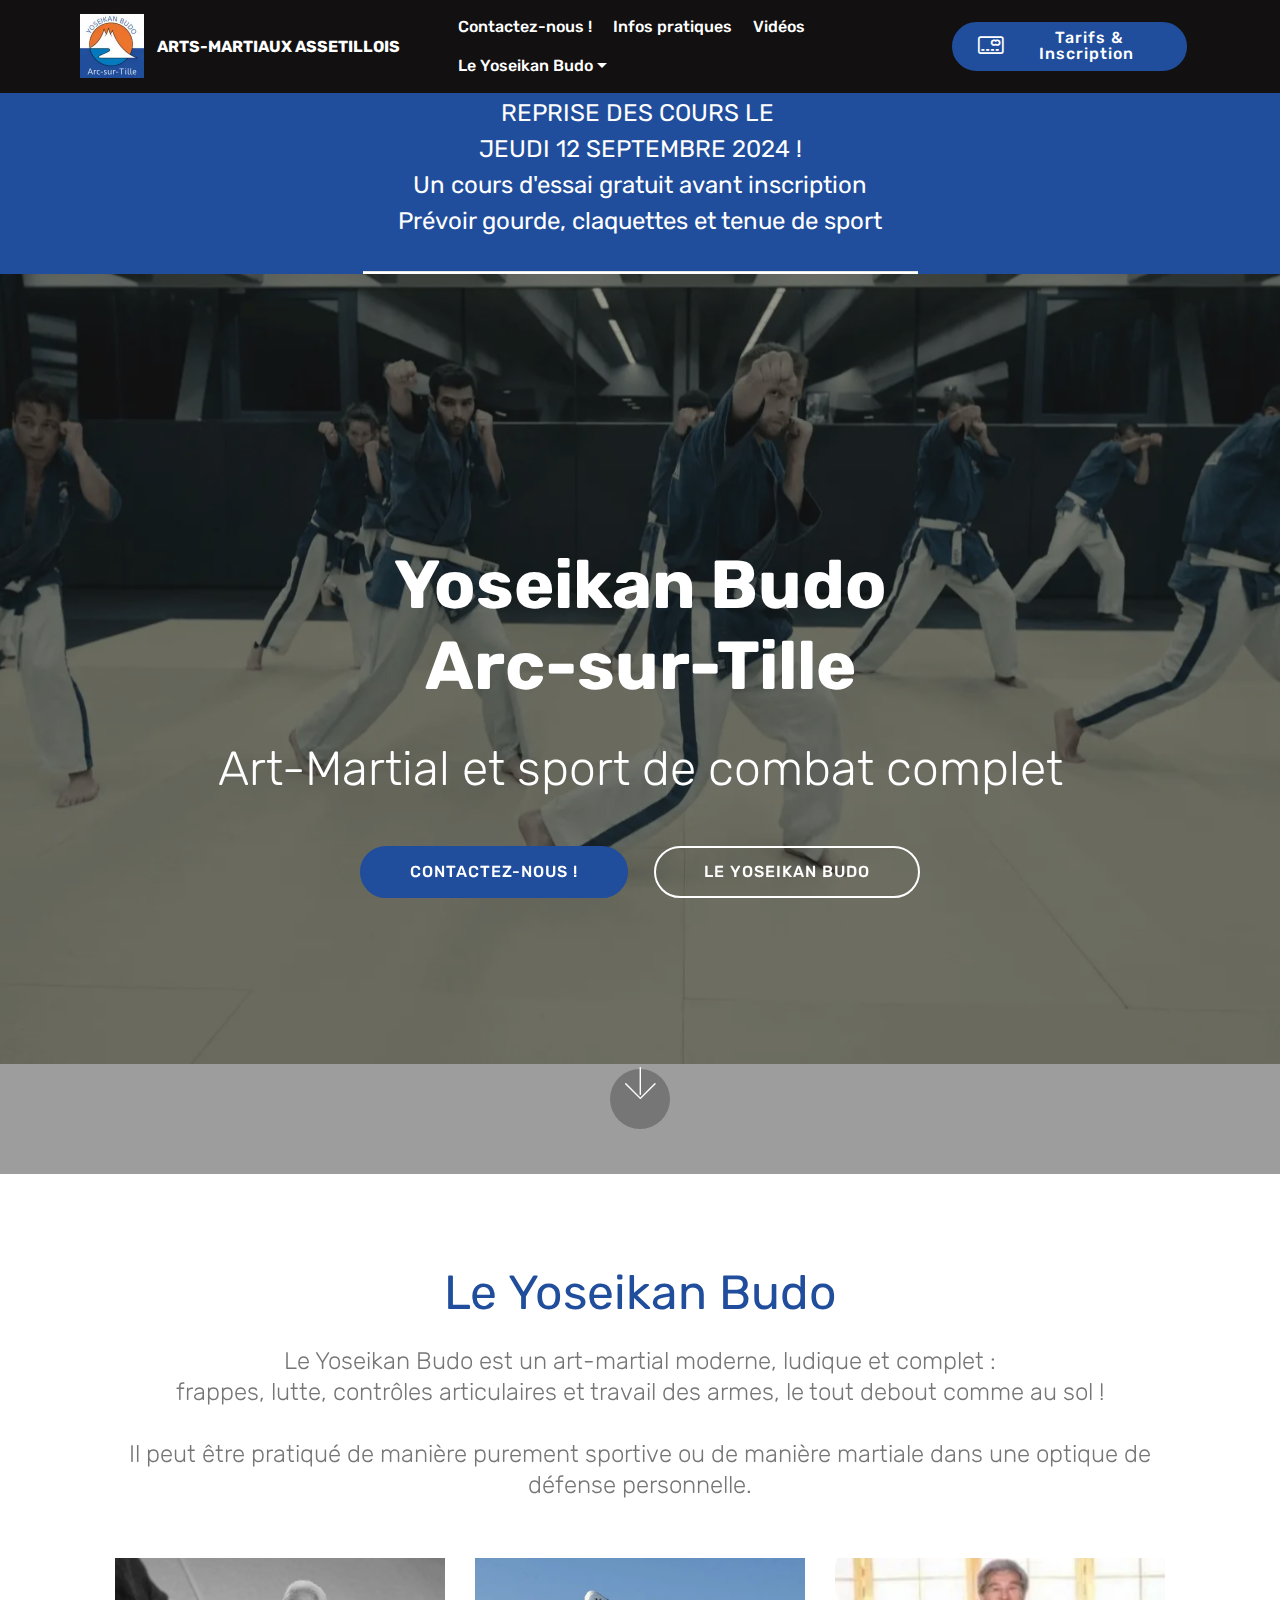
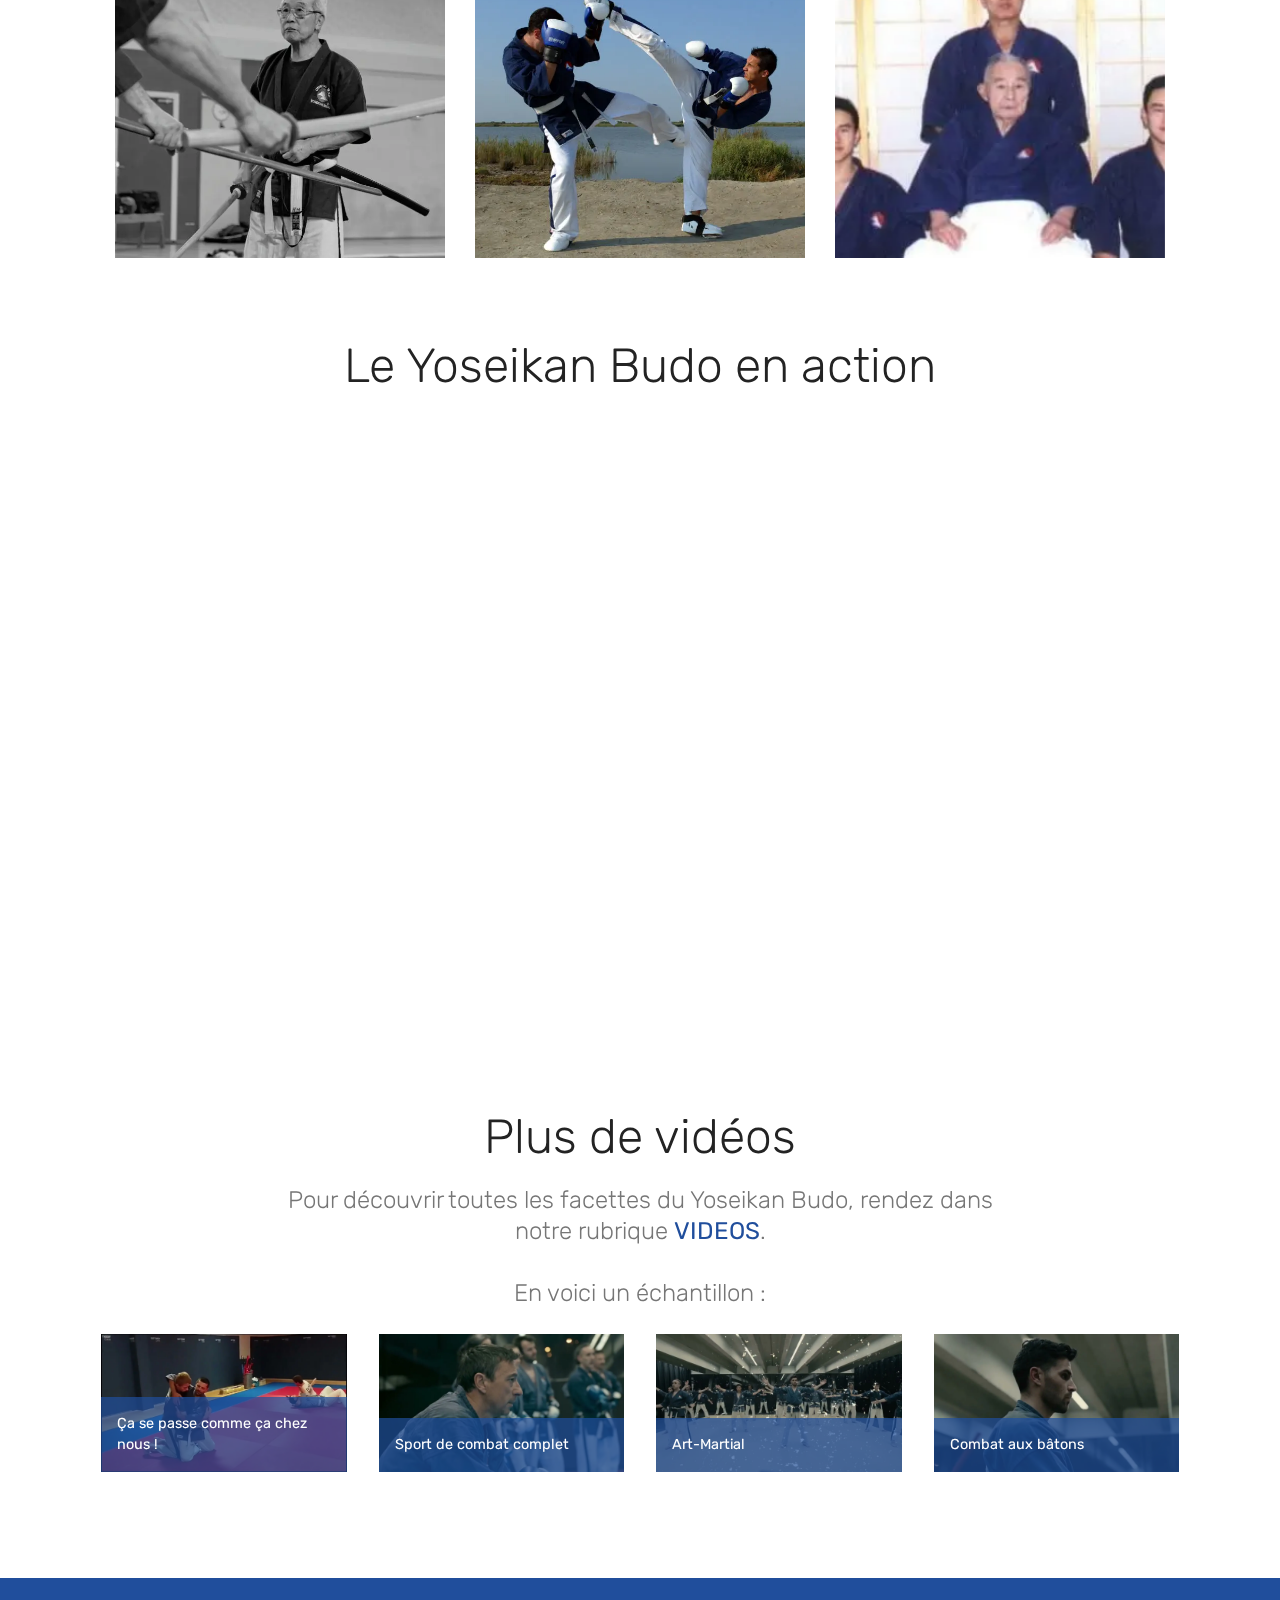
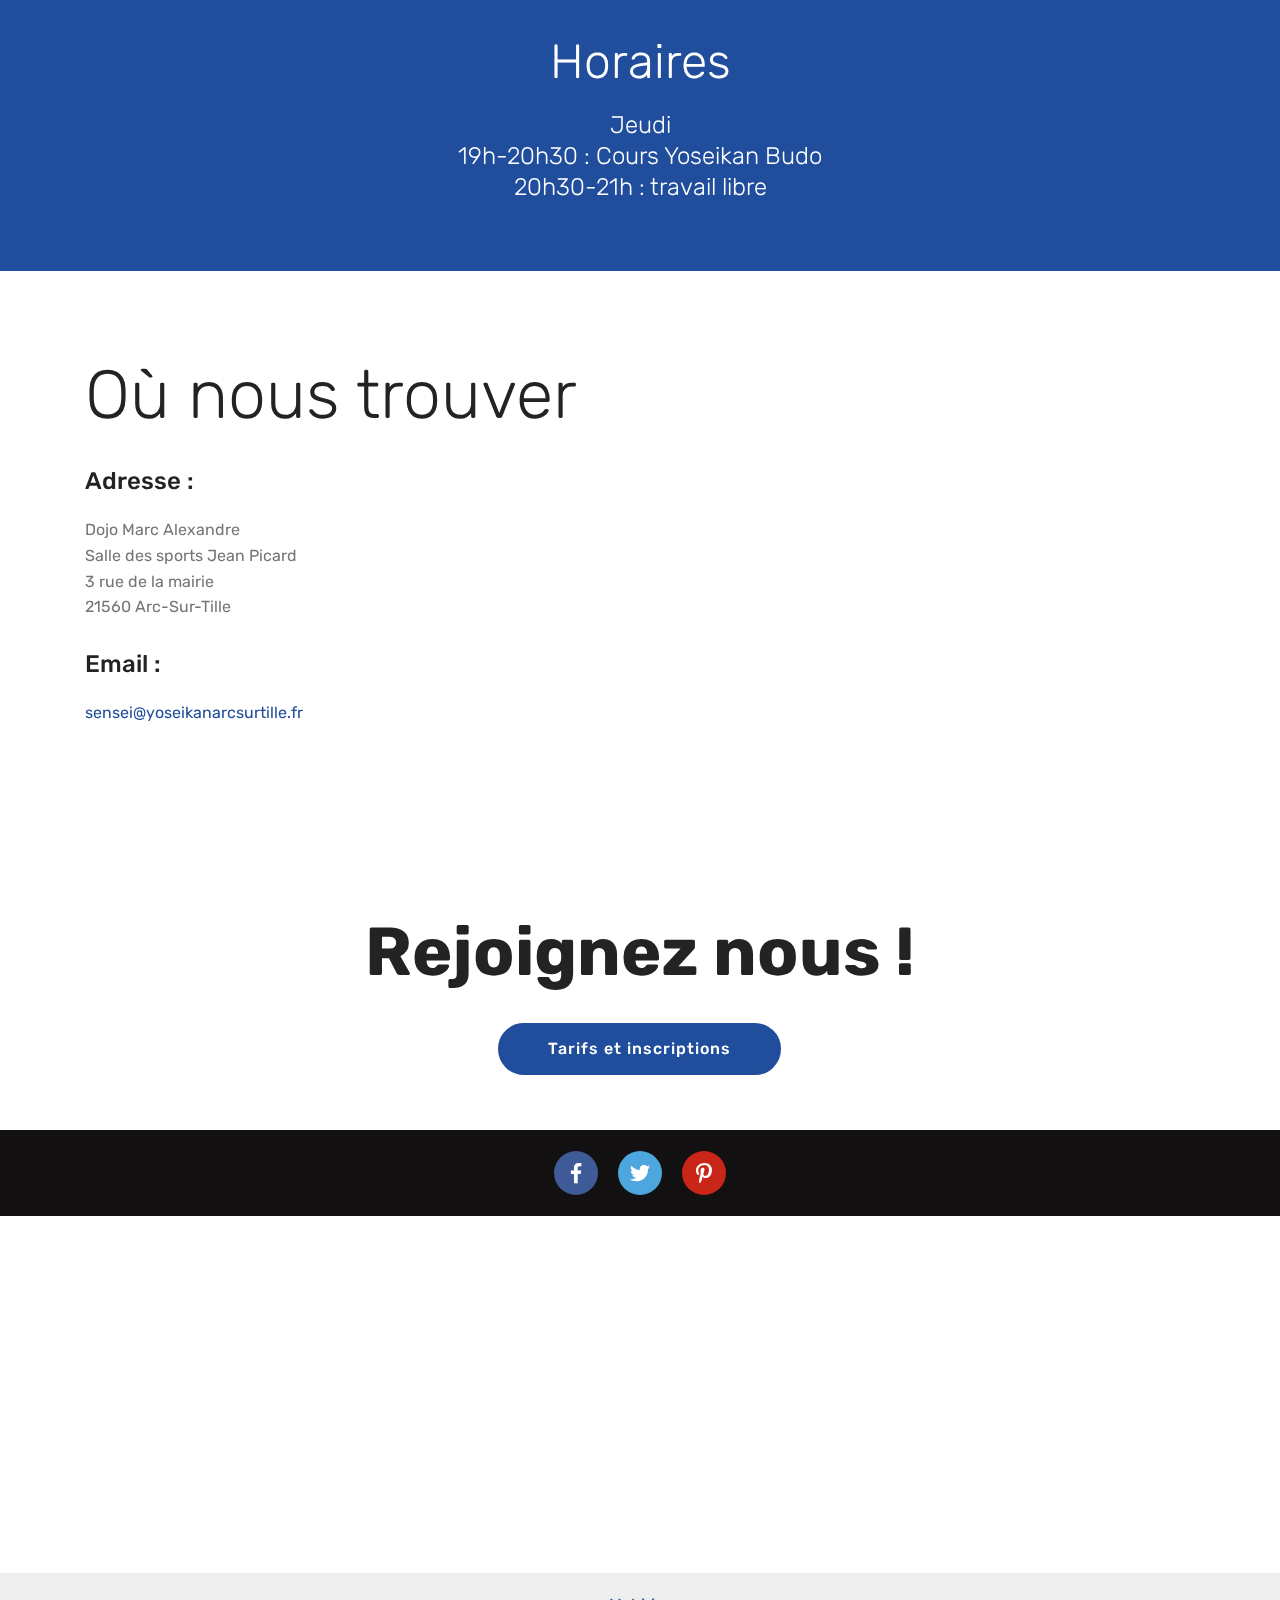
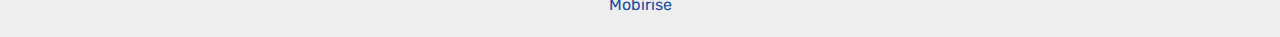
<file: index.html>
<!DOCTYPE html>
<html  >
<head>
  <!-- Site made with Mobirise Website Builder v5.9.18, https://mobirise.com -->
  <meta charset="UTF-8">
  <meta http-equiv="X-UA-Compatible" content="IE=edge">
  <meta name="generator" content="Mobirise v5.9.18, mobirise.com">
  <meta name="twitter:card" content="summary_large_image"/>
  <meta name="twitter:image:src" content="assets/images/index-meta.png">
  <meta property="og:image" content="assets/images/index-meta.png">
  <meta name="twitter:title" content="Arts-Martiaux Assetillois Yoseikan Budo">
  <meta name="viewport" content="width=device-width, initial-scale=1, minimum-scale=1">
  <link rel="shortcut icon" href="assets/images/logo-yoseikan-budo-low-128x128.jpg" type="image/x-icon">
  <meta name="description" content="Arts-Martiaux Assetillois, Yoseikan Budo sur Arc-sur-Tille et communauté de commune Norge et Tille.
Le Yoseikan Budo aux portes de Dijon.

Les Arts-Martiaux Assetillois vous proposent des cours d'arts-martiaux et sports de combat complets à Arc-Sur-Tille dans le 21.

Notre enseignement est basé sur le Yoseikan Budo, art-martial moderne, ludique et complet : 
frappes, lutte, contrôles articulaires et travail des armes, le tout debout comme au sol !
Il peut être pratiqué de manière purement sportive ou de manière martiale dans une optique de défense personnelle.">
  
  
  <title>Arts-Martiaux Assetillois Yoseikan Budo</title>
  <link rel="stylesheet" href="assets/web/assets/mobirise-icons-bold/mobirise-icons-bold.css">
  <link rel="stylesheet" href="assets/web/assets/mobirise-icons/mobirise-icons.css">
  <link rel="stylesheet" href="assets/bootstrap/css/bootstrap.min.css">
  <link rel="stylesheet" href="assets/bootstrap/css/bootstrap-grid.min.css">
  <link rel="stylesheet" href="assets/bootstrap/css/bootstrap-reboot.min.css">
  <link rel="stylesheet" href="assets/tether/tether.min.css">
  <link rel="stylesheet" href="assets/dropdown/css/style.css">
  <link rel="stylesheet" href="assets/socicon/css/styles.css">
  <link rel="stylesheet" href="assets/theme/css/style.css">
  <link rel="stylesheet" href="assets/gallery/style.css">
  <link rel="preload" href="https://fonts.googleapis.com/css?family=Rubik:300,300i,400,400i,500,500i,700,700i,900,900i&display=swap" as="style" onload="this.onload=null;this.rel='stylesheet'">
  <noscript><link rel="stylesheet" href="https://fonts.googleapis.com/css?family=Rubik:300,300i,400,400i,500,500i,700,700i,900,900i&display=swap"></noscript>
  <link rel="preload" as="style" href="assets/mobirise/css/mbr-additional.css?v=nNmcqb"><link rel="stylesheet" href="assets/mobirise/css/mbr-additional.css?v=nNmcqb" type="text/css">

  
  
  
</head>
<body>
  
  <section class="menu cid-qTkzRZLJNu" once="menu" id="menu1-0">

    

    <nav class="navbar navbar-expand beta-menu navbar-dropdown align-items-center navbar-fixed-top navbar-toggleable-sm">
        <button class="navbar-toggler navbar-toggler-right" type="button" data-toggle="collapse" data-target="#navbarSupportedContent" aria-controls="navbarSupportedContent" aria-expanded="false" aria-label="Toggle navigation">
            <div class="hamburger">
                <span></span>
                <span></span>
                <span></span>
                <span></span>
            </div>
        </button>
        <div class="menu-logo">
            <div class="navbar-brand">
                <span class="navbar-logo">
                    <a href="index.html">
                         <img src="assets/images/logo-yoseikan-budo-low-128x128.webp" alt="Yoseikan Budo Arc-sur-Tille" style="height: 4rem;">
                    </a>
                </span>
                <span class="navbar-caption-wrap"><a class="navbar-caption text-white text-primary display-4" href="index.html">ARTS-MARTIAUX ASSETILLOIS</a></span>
            </div>
        </div>
        <div class="collapse navbar-collapse" id="navbarSupportedContent">
            <ul class="navbar-nav nav-dropdown" data-app-modern-menu="true"><li class="nav-item"><a class="nav-link link text-white text-primary display-4" href="contact-yoseikan-budo-arc-sur-tille.html" aria-expanded="false">Contactez-nous !</a></li><li class="nav-item"><a class="nav-link link text-white text-primary display-4" href="infos-pratiques.html" aria-expanded="false">Infos pratiques</a></li><li class="nav-item"><a class="nav-link link text-white text-primary display-4" href="videos-yoseikan-budo.html" aria-expanded="false">Vidéos</a></li><li class="nav-item dropdown"><a class="nav-link link text-white text-primary dropdown-toggle display-4" href="#" aria-expanded="false" data-toggle="dropdown-submenu">Le Yoseikan Budo</a><div class="dropdown-menu"><a class="text-white text-primary dropdown-item display-4" href="yoseikan-budo.html" aria-expanded="false">C'est quoi le Yoseikan Budo ?</a><a class="text-white text-primary dropdown-item display-4" href="yoseikan-budo-historique.html" aria-expanded="false">Histoire et origines</a><a class="text-white text-primary dropdown-item display-4" href="symbolique-yoseikan-budo.html" aria-expanded="false">La symbolique</a><a class="text-white text-primary dropdown-item display-4" href="yoseikan-budo-ondulation.html" aria-expanded="false">L'ondulation</a></div></li></ul>
            <div class="navbar-buttons mbr-section-btn"><a class="btn btn-sm btn-primary display-4" href="adhésion.html"><span class="mbrib-credit-card mbr-iconfont mbr-iconfont-btn"></span>&nbsp;Tarifs &amp; Inscription</a></div>
        </div>
    </nav>
</section>

<section class="mbr-section article content10 cid-umbSUzjOca" id="content10-5i">
    
     

    <div class="container">
        <div class="inner-container" style="width: 50%;">
            <hr class="line" style="width: 100%;">
            <div class="section-text align-center mbr-white mbr-fonts-style display-5">
                    REPRISE DES COURS LE&nbsp;<br>JEUDI 12 SEPTEMBRE 2024 !<br>Un cours d'essai gratuit avant <a href="adhésion.html" class="text-white">inscription</a><br>Prévoir gourde, claquettes et tenue de sport</div>
            <hr class="line" style="width: 100%;">
        </div>
    </div>
</section>

<section class="header6 cid-tbt8b6Bwed mbr-fullscreen mbr-parallax-background" id="header6-4">

    

    <div class="mbr-overlay" style="opacity: 0.4; background-color: rgb(35, 35, 35);">
    </div>

    <div class="container">
        <div class="row justify-content-md-center">
            <div class="mbr-white col-md-10">
                <h1 class="mbr-section-title align-center mbr-bold pb-3 mbr-fonts-style display-1">Yoseikan Budo<br>Arc-sur-Tille</h1>
                <p class="mbr-text align-center pb-3 mbr-fonts-style display-2">Art-Martial et sport de combat complet<br></p>
                <div class="mbr-section-btn align-center"><a class="btn btn-md btn-primary display-4" href="contact-yoseikan-budo-arc-sur-tille.html">CONTACTEZ-NOUS !</a>
                        <a class="btn btn-md btn-white-outline display-4" href="index.html#features15-3h">LE YOSEIKAN BUDO</a></div>
            </div>
        </div>
    </div>

    <div class="mbr-arrow hidden-sm-down" aria-hidden="true">
        <a href="#next">
            <i class="mbri-down mbr-iconfont"></i>
        </a>
    </div>
</section>

<section class="features15 cid-tcA4RRNFzx" id="features15-3h">

    

    
    <div class="container">
        <h2 class="mbr-section-title pb-3 align-center mbr-fonts-style display-2">
            <a href="yoseikan-budo.html" class="text-primary">Le Yoseikan Budo</a></h2>
        <h3 class="mbr-section-subtitle display-5 align-center mbr-fonts-style">Le Yoseikan Budo est un art-martial moderne, ludique et complet :
<div>frappes, lutte, contrôles articulaires et travail des armes, le tout debout comme au sol !</div><br><div>
</div><div>Il peut être pratiqué de manière purement sportive ou de manière martiale dans une optique de défense personnelle.</div><div>
</div></h3>

        <div class="media-container-row container pt-5 mt-2">

            <div class="col-12 col-md-6 mb-4 col-lg-4">
                <div class="card flip-card p-5 align-center">
                    <div class="card-front card_cont">
                        <img src="assets/images/stage-hiroo-mochizuki-2017-5-660x660.webp" alt="Yoseikan Budo, un art-martial">
                    </div>
                    <div class="card_back card_cont">
                        <h4 class="card-title display-5 py-2 mbr-fonts-style">
                            <a href="yoseikan-budo.html#header7-11" class="text-white">Un art-martial</a></h4>
                        <p class="mbr-text mbr-fonts-style display-7"><a href="yoseikan-budo.html#header7-11" class="text-white">Le Yoseikan Budo est avant tout un art-martial complet, basé sur la compréhension du corps et des principes communs à toutes les techniques. Le Yoseikan Budo n'a aucune autre limite que la capacité d'adaptation des pratiquants.</a></p>
                    </div>
                </div>
            </div>

            <div class="col-12 col-md-6 mb-4 col-lg-4">
                
                <div class="card flip-card p-5 align-center">
                    <div class="card-front card_cont">
                        <img src="assets/images/yoseikan-cours-combat-aix-en-provence-mitchi-mochizuki-e1409743497514-700x564.webp" alt="Yoseikan Budo, un sport de combat">
                    </div>
                    <div class="card_back card_cont">
                        <h4 class="card-title py-2 mbr-fonts-style display-5"><a href="yoseikan-budo.html#header7-14" class="text-white">Un sport de combat</a></h4>
                        <p class="mbr-text mbr-fonts-style display-7">
                            <a href="yoseikan-budo.html#header7-14" class="text-white text-primary">Vous cherchez un sport de combat ultra complet ? Vous l'avez trouvé !</a><br><br><a href="yoseikan-budo.html#header7-14" class="text-white text-primary">frappes, lutte, contrôles articulaires et travail des armes, le tout debout comme au sol !</a></p>
                    </div>
                </div>
            </div>
            
            <div class="col-12 col-md-6 mb-4 col-lg-4">
                <div class="card flip-card p-5 align-center">
                    <div class="card-front card_cont">
                        <img src="assets/images/filialle-yoseikan-budo-3-500x395.webp" alt="Yoseikan Budo, histoire et origines">
                    </div>
                    <div class="card_back card_cont">
                        <h4 class="card-title py-2 mbr-fonts-style display-5">
                            <a href="yoseikan-budo-historique.html" class="text-white">Histoire et origines</a></h4>
                        <p class="mbr-text mbr-fonts-style display-7"><a href="yoseikan-budo-historique.html" class="text-white">Depuis 4 générations, la famille Mochizuki révolutionne le monde des arts-martiaux avec un système ouvert et évolutif toujours en avance sur son temps.</a></p>
                    </div>
                </div> 
            </div>

            
        </div>
</div></section>

<section class="mbr-section content4 cid-tcBtdtlRpO" id="content4-3s">

    

    <div class="container">
        <div class="media-container-row">
            <div class="title col-12 col-md-8">
                <h2 class="align-center pb-3 mbr-fonts-style display-2">Le Yoseikan Budo en action</h2>
                
                
            </div>
        </div>
    </div>
</section>

<section class="cid-tg4VMl67FM" id="video2-4h">

    
    
    <figure class="mbr-figure align-center container">
        <div class="video-block" style="width: 100%;">
            <div><iframe class="mbr-embedded-video" src="https://www.youtube.com/embed/h93RSBwGLQE?rel=0&amp;amp;&amp;showinfo=0&amp;autoplay=0&amp;loop=1&amp;playlist=h93RSBwGLQE" width="1280" height="720" frameborder="0" allowfullscreen></iframe></div>
        </div>
    </figure>
</section>

<section class="mbr-section content4 cid-tg4Wuk9Ww7" id="content4-4i">

    

    <div class="container">
        <div class="media-container-row">
            <div class="title col-12 col-md-8">
                <h2 class="align-center pb-3 mbr-fonts-style display-2">
                    Plus de vidéos</h2>
                <h3 class="mbr-section-subtitle align-center mbr-light mbr-fonts-style display-5">
                    Pour découvrir toutes les facettes du Yoseikan Budo, rendez dans notre rubrique <a href="videos-yoseikan-budo.html" class="text-primary">VIDEOS</a>.<br><br>En voici un échantillon :</h3>
                
            </div>
        </div>
    </div>
</section>

<section class="mbr-gallery mbr-slider-carousel cid-tBHD1aVHoa" id="gallery2-4n">

    

    <div class="container">
        <div><!-- Filter --><!-- Gallery --><div class="mbr-gallery-row"><div class="mbr-gallery-layout-default"><div><div><div class="mbr-gallery-item mbr-gallery-item--p2 video-slide" data-video-url="https://www.youtube.com/watch?v=VCSkX_imBVY" data-tags="Animated"><div href="#lb-gallery2-4n" data-slide-to="0" data-bs-slide-to="0" data-toggle="modal" data-bs-toggle="modal"><div></div><img alt="" src="assets/images/mobirise2024-7-4-16-36-39.webp"><span class="icon-video"></span><span class="mbr-gallery-title mbr-fonts-style display-7">Ça se passe comme ça chez nous !</span></div></div><div class="mbr-gallery-item mbr-gallery-item--p2 video-slide" data-video-url="https://www.youtube.com/watch?v=3w9gvWXRqrM" data-tags="Animated"><div href="#lb-gallery2-4n" data-slide-to="1" data-bs-slide-to="1" data-toggle="modal" data-bs-toggle="modal"><div></div><img alt="" src="assets/images/mobirise2022713-1931402022-7-6-19-34-38.webp"><span class="icon-video"></span><span class="mbr-gallery-title mbr-fonts-style display-7">Sport de combat complet</span></div></div><div class="mbr-gallery-item mbr-gallery-item--p2 video-slide" data-video-url="https://www.youtube.com/watch?v=UJtCaDNRwmM" data-tags="Animated"><div href="#lb-gallery2-4n" data-slide-to="2" data-bs-slide-to="2" data-toggle="modal" data-bs-toggle="modal"><div></div><img alt="" src="assets/images/mobirise2022713-1931402022-7-6-19-36-39.webp"><span class="icon-video"></span><span class="mbr-gallery-title mbr-fonts-style display-7">Art-Martial</span></div></div><div class="mbr-gallery-item mbr-gallery-item--p2 video-slide" data-video-url="https://www.youtube.com/watch?v=ynjuje1VAJc" data-tags="Animated"><div href="#lb-gallery2-4n" data-slide-to="3" data-bs-slide-to="3" data-toggle="modal" data-bs-toggle="modal"><div></div><img alt="" src="assets/images/mobirise2022713-1931402022-7-6-19-36-14.webp"><span class="icon-video"></span><span class="mbr-gallery-title mbr-fonts-style display-7">Combat aux bâtons</span></div></div></div></div><div class="clearfix"></div></div></div><!-- Lightbox --><div data-app-prevent-settings="" class="mbr-slider modal fade carousel slide" tabindex="-1" data-keyboard="true" data-bs-keyboard="true" data-interval="false" data-bs-interval="false" id="lb-gallery2-4n"><div class="modal-dialog"><div class="modal-content"><div class="modal-body"><div class="carousel-inner"><div class="carousel-item active video-container"><img src="assets/images/mobirise2022713-1931402022-7-6-19-36-14.webp" alt="" title=""></div><div class="carousel-item video-container"><img src="assets/images/sigle-mochizuki-196x196.webp" alt="" title=""></div><div class="carousel-item video-container"><img src="assets/images/mobirise2022625-857302022-6-1-14-17.webp" alt="" title=""></div><div class="carousel-item video-container"><img src="assets/images/yoseikan-budo-660x472.webp" alt="" title=""></div></div><a class="carousel-control carousel-control-prev" role="button" data-slide="prev" data-bs-slide="prev" href="#lb-gallery2-4n"><span class="mbri-left mbr-iconfont" aria-hidden="true"></span><span class="sr-only visually-hidden">Previous</span></a><a class="carousel-control carousel-control-next" role="button" data-slide="next" data-bs-slide="next" href="#lb-gallery2-4n"><span class="mbri-right mbr-iconfont" aria-hidden="true"></span><span class="sr-only visually-hidden">Next</span></a><a class="close" href="#" role="button" data-dismiss="modal" data-bs-dismiss="modal"><span class="sr-only visually-hidden">Close</span></a></div></div></div></div></div>
    </div>

</section>

<section class="mbr-section content4 cid-tbtNiBZbhe" id="content4-f">

    

    <div class="container">
        <div class="media-container-row">
            <div class="title col-12 col-md-8">
                <h2 class="align-center pb-3 mbr-fonts-style display-2">
                    Horaires</h2>
                <h3 class="mbr-section-subtitle align-center mbr-light mbr-fonts-style display-5">
                    Jeudi<br>19h-20h30 : Cours Yoseikan Budo<br>20h30-21h : travail libre<br></h3>
                
            </div>
        </div>
    </div>
</section>

<section class="mbr-section contacts1 cid-tbthfCOR7g" id="contacts1-7">
    <!---->
    
    <!---->
    <!--Overlay-->
    
    <!--Container-->
    <div class="container">
        <div class="row">
            <!--Titles-->
            <div class="title col-12">
                <h2 class="align-left mbr-fonts-style display-1">
                    Où nous trouver</h2>
                
            </div>
            <!--Left-->
            <div class="col-12 col-md-6">
                <div class="left-block wrapper">
                    <div class="b b-adress">
                        <h5 class="align-left mbr-fonts-style m-0 display-5">
                            Adresse :
                        </h5>
                        <p class="mbr-text align-left mbr-fonts-style display-7">
                            Dojo Marc Alexandre<br>Salle des sports Jean Picard<br>3 rue de la mairie<br>21560 Arc-Sur-Tille</p>
                    </div>
                    
                    <div class="b b-mail">
                        <h5 class="align-left mbr-fonts-style m-0 display-5">Email :&nbsp;</h5>
                        <p class="mbr-text align-left mbr-fonts-style display-7"><strong><a href="mailto:sensei@yoseikanarcsurtille.fr" class="text-primary">sensei@yoseikanarcsurtille.fr</a></strong></p>
                    </div>
                </div>
            </div>
            <!--Right-->
            <div class="col-12 col-md-6">
                <div class="google-map"><iframe frameborder="0" style="border:0" src="https://www.google.com/maps/embed?pb=!1m18!1m12!1m3!1d2707.4870883857093!2d5.185890992957113!3d47.342070338588115!2m3!1f0!2f0!3f0!3m2!1i1024!2i768!4f13.1!3m3!1m2!1s0x47ed5ff7914efb69%3A0xaf3c667c56551634!2sArts-Martiaux%20Assetillois%20Yoseikan%20Budo!5e0!3m2!1sfr!2sfr!4v1689944687971!5m2!1sfr!2sfr" allowfullscreen=""></iframe></div>
            </div>
        </div>
    </div>
</section>

<section class="info1 cid-tcBs020Pwq" id="info1-3m">
    

    
    
    <div class="align-center container-fluid">
        <div class="row justify-content-center">
            <div class="col-12 col-lg-8">
                <h3 class="mbr-section-title mb-4 mbr-fonts-style display-1">
                    <strong>Rejoignez nous !</strong></h3>
                
                <div class="mbr-section-btn"><a class="btn btn-primary display-4" href="adhésion.html">Tarifs et inscriptions</a></div>
            </div>
        </div>
    </div>
</section>

<section class="cid-tcBzGBYaQp" id="social-buttons3-3x">
    
    

    

    <div class="container">
        <div class="media-container-row">
            <div class="col-md-8 align-center">
                
                <div>
                    <div class="mbr-social-likes">
                        <span class="btn btn-social socicon-bg-facebook facebook mx-2" title="Share link on Facebook">
                            <i class="socicon socicon-facebook"></i>
                        </span>
                        <span class="btn btn-social twitter socicon-bg-twitter mx-2" title="Share link on Twitter">
                            <i class="socicon socicon-twitter"></i>
                        </span>
                        
                        
                        <span class="btn btn-social pinterest socicon-bg-pinterest mx-2" title="Share link on Pinterest">
                            <i class="socicon socicon-pinterest"></i>
                        </span>
                        
                    </div>
                </div>
            </div>
        </div>
    </div>
</section>

<section class="cid-umF01GgWGy mbr-reveal" id="footer1-5t">

    

    

    <div class="container">
        <div class="media-container-row content text-white">
            <div class="col-12 col-md-3">
                <div class="media-wrap">
                    <a href="https://www.yoseikanarcsurtille.fr/">
                        <img src="assets/images/logo-yoseikan-budo-low-128x128.webp" alt="Yoseikan Budo Arc-sur-Tille">
                    </a>
                </div>
            </div>
            <div class="col-12 col-md-3 mbr-fonts-style display-7">
                <h5 class="pb-3">
                    Adresse</h5>
                <p class="mbr-text">
                    Dojo Marc-Alexandre<br>Salle des sports Jean Picard<br>3 rue de la mairie<br>21560 Arc-Sur-Tille</p>
            </div>
            <div class="col-12 col-md-3 mbr-fonts-style display-7">
                <h5 class="pb-3">
                    Contact</h5>
                <p class="mbr-text">
                    Email: <a href="mailto:sensei@yoseikanarcsurtille.fr" class="text-primary">sensei@yoseikanarcsurtille.fr</a><br><br></p>
            </div>
            <div class="col-12 col-md-3 mbr-fonts-style display-7">
                <h5 class="pb-3">
                    Liens</h5>
                <p class="mbr-text"><a href="https://www.facebook.com/yoseikan21" class="text-primary" target="_blank">Facebook&nbsp;</a><br><a href="https://www.instagram.com/yoseikanbudo21/" class="text-primary" target="_blank">Instagram</a><br><a href="https://www.tiktok.com/@yoseikan.budo21" class="text-primary" target="_blank">TikTok</a><br><a href="http://ecole-mochizuki.online/fiche_club.php?club_id=730" class="text-primary" target="_blank">École Mochizuki</a></p>
            </div>
        </div>
        <div class="footer-lower">
            <div class="media-container-row">
                <div class="col-sm-12">
                    <hr>
                </div>
            </div>
            <div class="media-container-row mbr-white">
                <div class="col-sm-6 copyright">
                    <p class="mbr-text mbr-fonts-style display-7"><a href="documents.html" class="text-white">Documents</a></p>
                </div>
                <div class="col-md-6">
                    <div class="social-list align-right">
                        <div class="soc-item">
                            <a href="https://www.facebook.com/yoseikan21" target="_blank">
                                <span class="mbr-iconfont mbr-iconfont-social socicon-facebook socicon"></span>
                            </a>
                        </div>
                        <div class="soc-item">
                            <a href="https://www.instagram.com/yoseikanbudo21/" target="_blank">
                                <span class="mbr-iconfont mbr-iconfont-social socicon-instagram socicon"></span>
                            </a>
                        </div>
                        <div class="soc-item">
                            <a href="https://www.youtube.com/channel/UCpSYVOd1HB7Z7-HdNP9P4Tg" target="_blank">
                                <span class="mbr-iconfont mbr-iconfont-social socicon-youtube socicon"></span>
                            </a>
                        </div>
                        <div class="soc-item">
                            <a href="http://www.yoseikanarcsurtille.fr/" target="_blank">
                                <span class="mbr-iconfont mbr-iconfont-social socicon-internet socicon"></span>
                            </a>
                        </div>
                        <div class="soc-item">
                            <a href="https://www.tiktok.com/@yoseikan.budo21" target="_blank">
                                <span class="mbr-iconfont mbr-iconfont-social socicon-tiktok socicon"></span>
                            </a>
                        </div>
                        
                    </div>
                </div>
            </div>
        </div>
    </div>
</section><section class="display-7" style="padding: 0;align-items: center;justify-content: center;flex-wrap: wrap;    align-content: center;display: flex;position: relative;height: 4rem;"><a href="https://mobiri.se/1979282" style="flex: 1 1;height: 4rem;position: absolute;width: 100%;z-index: 1;"><img alt="" style="height: 4rem;" src="[data-uri]"></a><p style="margin: 0;text-align: center;" class="display-7">&#8204;</p><a style="z-index:1" href="https://mobirise.com">Mobirise </a></section><script src="assets/popper/popper.min.js"></script>  <script src="assets/web/assets/jquery/jquery.min.js"></script>  <script src="assets/bootstrap/js/bootstrap.min.js"></script>  <script src="assets/tether/tether.min.js"></script>  <script src="assets/smoothscroll/smooth-scroll.js"></script>  <script src="assets/dropdown/js/nav-dropdown.js"></script>  <script src="assets/dropdown/js/navbar-dropdown.js"></script>  <script src="assets/touchswipe/jquery.touch-swipe.min.js"></script>  <script src="assets/parallax/jarallax.min.js"></script>  <script src="assets/mbr-flip-card/mbr-flip-card.js"></script>  <script src="assets/masonry/masonry.pkgd.min.js"></script>  <script src="assets/imagesloaded/imagesloaded.pkgd.min.js"></script>  <script src="assets/bootstrapcarouselswipe/bootstrap-carousel-swipe.js"></script>  <script src="assets/vimeoplayer/jquery.mb.vimeo_player.js"></script>  <script src="assets/sociallikes/social-likes.js"></script>  <script src="assets/theme/js/script.js"></script>  <script src="assets/gallery/player.min.js"></script>  <script src="assets/gallery/script.js"></script>  <script src="assets/slidervideo/script.js"></script>  
  
  
 <div id="scrollToTop" class="scrollToTop mbr-arrow-up"><a style="text-align: center;"><i class="mbr-arrow-up-icon mbr-arrow-up-icon-cm cm-icon cm-icon-smallarrow-up"></i></a></div>
  </body>
</html>
</file>
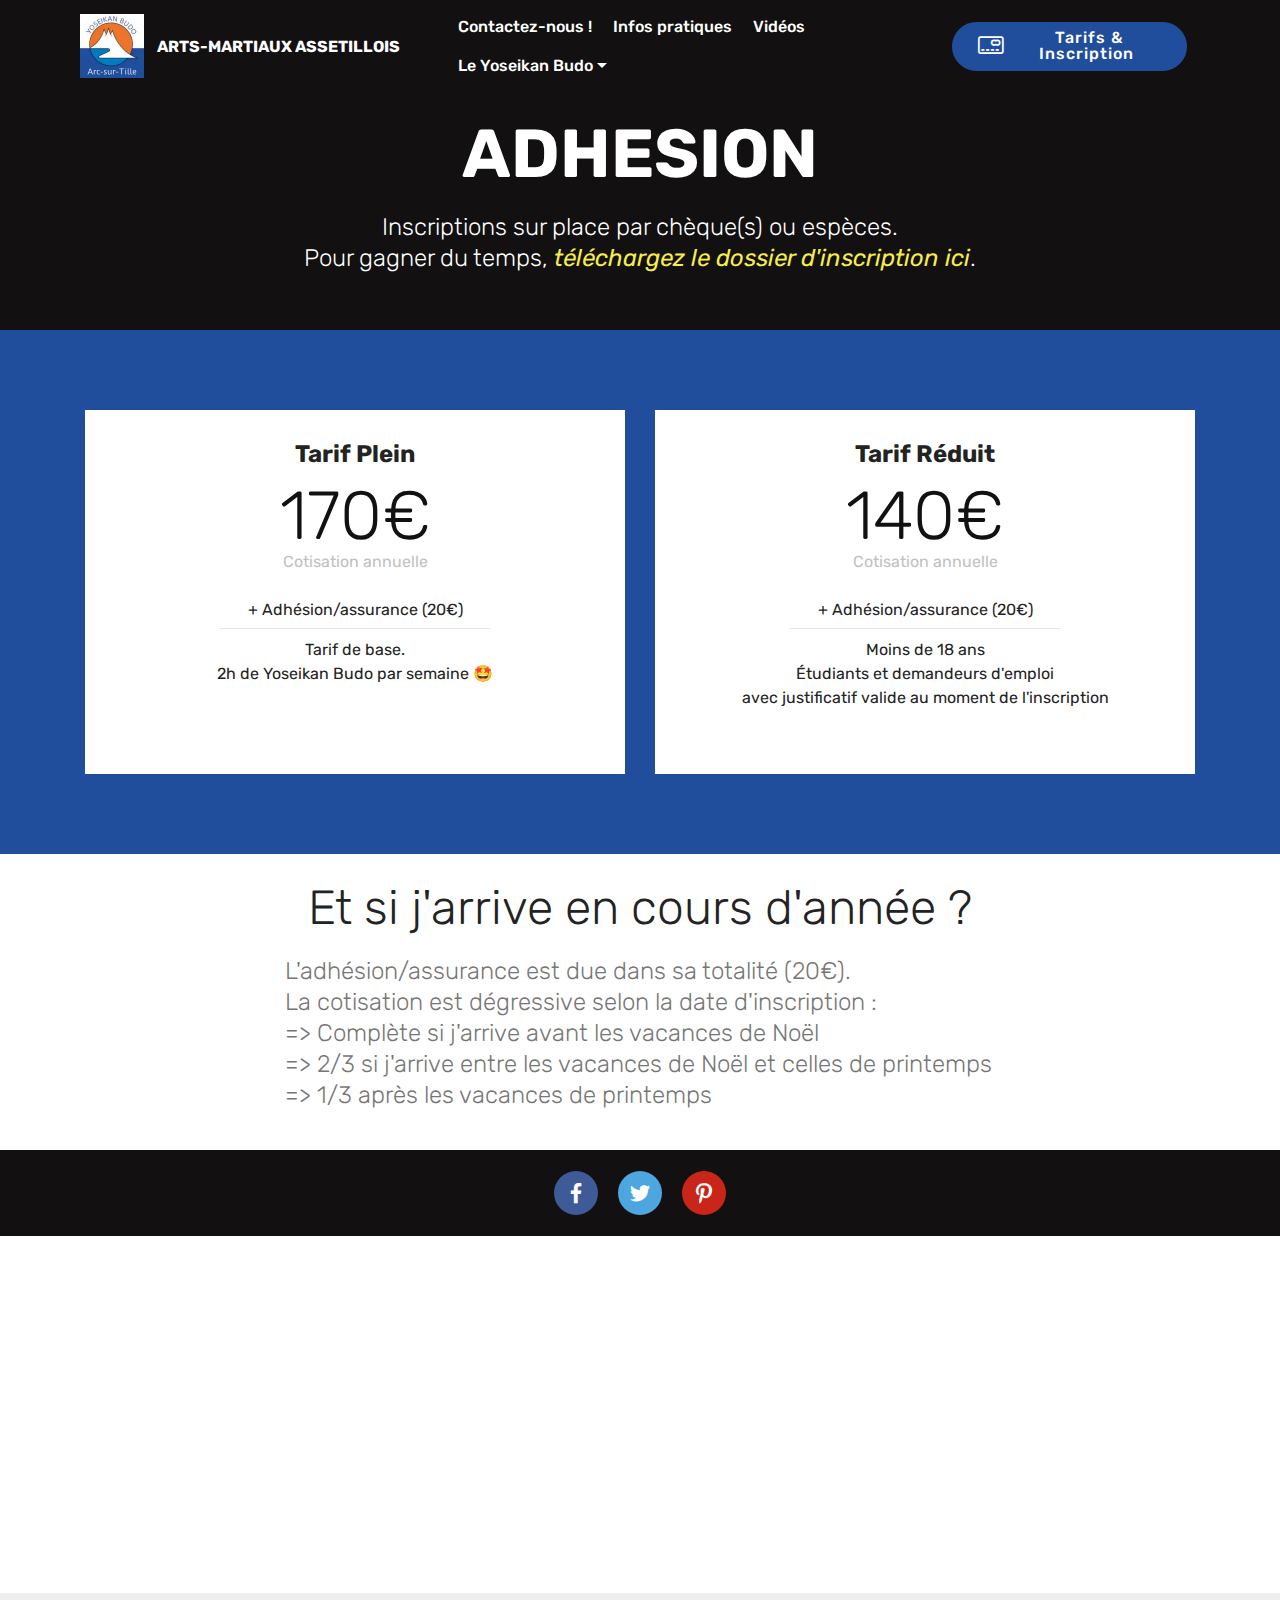
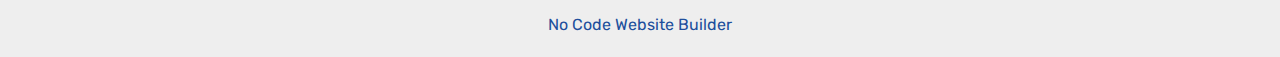
<file: adhésion.html>
<!DOCTYPE html>
<html  >
<head>
  <!-- Site made with Mobirise Website Builder v5.9.18, https://mobirise.com -->
  <meta charset="UTF-8">
  <meta http-equiv="X-UA-Compatible" content="IE=edge">
  <meta name="generator" content="Mobirise v5.9.18, mobirise.com">
  <meta name="viewport" content="width=device-width, initial-scale=1, minimum-scale=1">
  <link rel="shortcut icon" href="assets/images/logo-yoseikan-budo-low-128x128.jpg" type="image/x-icon">
  <meta name="description" content="Tarifs et modalités d'adhésion.">
  
  
  <title>Adhésion Arts-Martiaux Assetillois Yoseikan Budo</title>
  <link rel="stylesheet" href="assets/web/assets/mobirise-icons-bold/mobirise-icons-bold.css">
  <link rel="stylesheet" href="assets/bootstrap/css/bootstrap.min.css">
  <link rel="stylesheet" href="assets/bootstrap/css/bootstrap-grid.min.css">
  <link rel="stylesheet" href="assets/bootstrap/css/bootstrap-reboot.min.css">
  <link rel="stylesheet" href="assets/tether/tether.min.css">
  <link rel="stylesheet" href="assets/dropdown/css/style.css">
  <link rel="stylesheet" href="assets/socicon/css/styles.css">
  <link rel="stylesheet" href="assets/theme/css/style.css">
  <link rel="preload" href="https://fonts.googleapis.com/css?family=Rubik:300,300i,400,400i,500,500i,700,700i,900,900i&display=swap" as="style" onload="this.onload=null;this.rel='stylesheet'">
  <noscript><link rel="stylesheet" href="https://fonts.googleapis.com/css?family=Rubik:300,300i,400,400i,500,500i,700,700i,900,900i&display=swap"></noscript>
  <link rel="preload" as="style" href="assets/mobirise/css/mbr-additional.css?v=M1GoeG"><link rel="stylesheet" href="assets/mobirise/css/mbr-additional.css?v=M1GoeG" type="text/css">

  
  
  
</head>
<body>
  
  <section class="menu cid-tbFGA4P5QV" once="menu" id="menu1-1m">

    

    <nav class="navbar navbar-expand beta-menu navbar-dropdown align-items-center navbar-fixed-top navbar-toggleable-sm">
        <button class="navbar-toggler navbar-toggler-right" type="button" data-toggle="collapse" data-target="#navbarSupportedContent" aria-controls="navbarSupportedContent" aria-expanded="false" aria-label="Toggle navigation">
            <div class="hamburger">
                <span></span>
                <span></span>
                <span></span>
                <span></span>
            </div>
        </button>
        <div class="menu-logo">
            <div class="navbar-brand">
                <span class="navbar-logo">
                    <a href="index.html">
                         <img src="assets/images/logo-yoseikan-budo-low-128x128.webp" alt="Yoseikan Budo Arc-sur-Tille" style="height: 4rem;">
                    </a>
                </span>
                <span class="navbar-caption-wrap"><a class="navbar-caption text-white text-primary display-4" href="index.html">ARTS-MARTIAUX ASSETILLOIS</a></span>
            </div>
        </div>
        <div class="collapse navbar-collapse" id="navbarSupportedContent">
            <ul class="navbar-nav nav-dropdown" data-app-modern-menu="true"><li class="nav-item"><a class="nav-link link text-white text-primary display-4" href="contact-yoseikan-budo-arc-sur-tille.html" aria-expanded="false">Contactez-nous !</a></li><li class="nav-item"><a class="nav-link link text-white text-primary display-4" href="infos-pratiques.html" aria-expanded="false">Infos pratiques</a></li><li class="nav-item"><a class="nav-link link text-white text-primary display-4" href="videos-yoseikan-budo.html" aria-expanded="false">Vidéos</a></li><li class="nav-item dropdown"><a class="nav-link link text-white text-primary dropdown-toggle display-4" href="#" aria-expanded="false" data-toggle="dropdown-submenu">Le Yoseikan Budo</a><div class="dropdown-menu"><a class="text-white text-primary dropdown-item display-4" href="yoseikan-budo.html" aria-expanded="false">C'est quoi le Yoseikan Budo ?</a><a class="text-white text-primary dropdown-item display-4" href="yoseikan-budo-historique.html" aria-expanded="false">Histoire et origines</a><a class="text-white text-primary dropdown-item display-4" href="symbolique-yoseikan-budo.html" aria-expanded="false">La symbolique</a><a class="text-white text-primary dropdown-item display-4" href="yoseikan-budo-ondulation.html" aria-expanded="false">L'ondulation</a></div></li></ul>
            <div class="navbar-buttons mbr-section-btn"><a class="btn btn-sm btn-primary display-4" href="adhésion.html"><span class="mbrib-credit-card mbr-iconfont mbr-iconfont-btn"></span>&nbsp;Tarifs &amp; Inscription</a></div>
        </div>
    </nav>
</section>

<section class="mbr-section content5 cid-tbW0BnG6Rm" id="content5-2h">

    

    

    <div class="container">
        <div class="media-container-row">
            <div class="title col-12 col-md-8">
                <h2 class="align-center mbr-bold mbr-white pb-3 mbr-fonts-style display-1">
                    ADHESION</h2>
                <h3 class="mbr-section-subtitle align-center mbr-light mbr-white pb-3 mbr-fonts-style display-5">Inscriptions sur place par chèque(s) ou espèces.<br>Pour gagner du temps,&nbsp;<a href="assets/files/dossier-complet-2024-2025.pdf" class="text-success"><em>téléchargez le dossier d'inscription ici</em></a>.<br><br></h3>
                
                
            </div>
        </div>
    </div>
</section>

<section class="pricing2 cid-tc9bN3uekY" id="pricing2-2v">
    

    
    
    <div class="container">
        <div class="row justify-content-center">
            <div class="col-12 col-md-6 align-center col-lg-6">
                <div class="plan">
                    <div class="plan-header">
                        <h6 class="plan-title mbr-fonts-style mb-3 display-5">
                            <strong>Tarif Plein</strong><br></h6>
                        <div class="plan-price">
                            <p class="price mbr-fonts-style m-0 display-1">170€</p>
                            <p class="price-term mbr-fonts-style mb-3 display-7">Cotisation annuelle</p>
                        </div>
                    </div>
                    <div class="plan-body">
                        <div class="plan-list mb-4">
                            <ul class="list-group mbr-fonts-style list-group-flush display-7">
                                <li class="list-group-item">+ Adhésion/assurance (20€)
</li><li class="list-group-item">Tarif de base.<br>2h de Yoseikan Budo par semaine 🤩<br><br></li>
                            </ul>
                        </div>
                        
                    </div>
                </div>
            </div>
            <div class="col-12 col-md-6 align-center col-lg-6">
                <div class="plan">
                    <div class="plan-header">
                        <h6 class="plan-title mbr-fonts-style mb-3 display-5">
                            <strong>Tarif Réduit</strong></h6>
                        <div class="plan-price">
                            <p class="price mbr-fonts-style m-0 display-1">140€</p>
                            <p class="price-term mbr-fonts-style mb-3 display-7">Cotisation annuelle</p>
                        </div>
                    </div>
                    <div class="plan-body">
                        <div class="plan-list mb-4">
                            <ul class="list-group mbr-fonts-style list-group-flush display-7">
                                <li class="list-group-item">+ Adhésion/assurance (20€)
</li><li class="list-group-item">Moins de 18 ans<br><span style="background-color: transparent; font-size: 1rem;">Étudiants et demandeurs d'emploi<br></span><span style="background-color: transparent; font-size: 1rem;">avec justificatif valide au moment de l'inscription</span></li>
                            </ul>
                        </div>
                        
                    </div>
                </div>
            </div>
            
            
        </div>
    </div>
</section>

<section class="mbr-section content4 cid-tKnB6aCwEi" id="content4-51">

    

    <div class="container">
        <div class="media-container-row">
            <div class="title col-12 col-md-8">
                <h2 class="align-center pb-3 mbr-fonts-style display-2">
                    Et si j'arrive en cours d'année ?</h2>
                <h3 class="mbr-section-subtitle align-center mbr-light mbr-fonts-style display-5">
                    L'adhésion/assurance est due dans sa totalité (20€).<br>La cotisation est dégressive selon la date d'inscription :<br>=&gt; Complète si j'arrive avant les vacances de Noël<br>=&gt; 2/3 si j'arrive entre les vacances de Noël et celles de printemps<br>=&gt; 1/3 après les vacances de printemps</h3>
                
            </div>
        </div>
    </div>
</section>

<section class="cid-tcBzT3rzlY" id="social-buttons3-40">
    
    

    

    <div class="container">
        <div class="media-container-row">
            <div class="col-md-8 align-center">
                
                <div>
                    <div class="mbr-social-likes">
                        <span class="btn btn-social socicon-bg-facebook facebook mx-2" title="Share link on Facebook">
                            <i class="socicon socicon-facebook"></i>
                        </span>
                        <span class="btn btn-social twitter socicon-bg-twitter mx-2" title="Share link on Twitter">
                            <i class="socicon socicon-twitter"></i>
                        </span>
                        
                        
                        <span class="btn btn-social pinterest socicon-bg-pinterest mx-2" title="Share link on Pinterest">
                            <i class="socicon socicon-pinterest"></i>
                        </span>
                        
                    </div>
                </div>
            </div>
        </div>
    </div>
</section>

<section class="cid-umEZ98Sesp mbr-reveal" id="footer1-5k">

    

    

    <div class="container">
        <div class="media-container-row content text-white">
            <div class="col-12 col-md-3">
                <div class="media-wrap">
                    <a href="https://www.yoseikanarcsurtille.fr/">
                        <img src="assets/images/logo-yoseikan-budo-low-128x128.webp" alt="Yoseikan Budo Arc-sur-Tille">
                    </a>
                </div>
            </div>
            <div class="col-12 col-md-3 mbr-fonts-style display-7">
                <h5 class="pb-3">
                    Adresse</h5>
                <p class="mbr-text">
                    Dojo Marc-Alexandre<br>Salle des sports Jean Picard<br>3 rue de la mairie<br>21560 Arc-Sur-Tille</p>
            </div>
            <div class="col-12 col-md-3 mbr-fonts-style display-7">
                <h5 class="pb-3">
                    Contact</h5>
                <p class="mbr-text">
                    Email: <a href="mailto:sensei@yoseikanarcsurtille.fr" class="text-primary">sensei@yoseikanarcsurtille.fr</a><br><br></p>
            </div>
            <div class="col-12 col-md-3 mbr-fonts-style display-7">
                <h5 class="pb-3">
                    Liens</h5>
                <p class="mbr-text"><a href="https://www.facebook.com/yoseikan21" class="text-primary" target="_blank">Facebook&nbsp;</a><br><a href="https://www.instagram.com/yoseikanbudo21/" class="text-primary" target="_blank">Instagram</a><br><a href="https://www.tiktok.com/@yoseikan.budo21" class="text-primary" target="_blank">TikTok</a><br><a href="http://ecole-mochizuki.online/fiche_club.php?club_id=730" class="text-primary" target="_blank">École Mochizuki</a></p>
            </div>
        </div>
        <div class="footer-lower">
            <div class="media-container-row">
                <div class="col-sm-12">
                    <hr>
                </div>
            </div>
            <div class="media-container-row mbr-white">
                <div class="col-sm-6 copyright">
                    <p class="mbr-text mbr-fonts-style display-7"><a href="documents.html" class="text-white">Documents</a></p>
                </div>
                <div class="col-md-6">
                    <div class="social-list align-right">
                        <div class="soc-item">
                            <a href="https://www.facebook.com/yoseikan21" target="_blank">
                                <span class="mbr-iconfont mbr-iconfont-social socicon-facebook socicon"></span>
                            </a>
                        </div>
                        <div class="soc-item">
                            <a href="https://www.instagram.com/yoseikanbudo21/" target="_blank">
                                <span class="mbr-iconfont mbr-iconfont-social socicon-instagram socicon"></span>
                            </a>
                        </div>
                        <div class="soc-item">
                            <a href="https://www.youtube.com/channel/UCpSYVOd1HB7Z7-HdNP9P4Tg" target="_blank">
                                <span class="mbr-iconfont mbr-iconfont-social socicon-youtube socicon"></span>
                            </a>
                        </div>
                        <div class="soc-item">
                            <a href="http://www.yoseikanarcsurtille.fr/" target="_blank">
                                <span class="mbr-iconfont mbr-iconfont-social socicon-internet socicon"></span>
                            </a>
                        </div>
                        <div class="soc-item">
                            <a href="https://www.tiktok.com/@yoseikan.budo21" target="_blank">
                                <span class="mbr-iconfont mbr-iconfont-social socicon-tiktok socicon"></span>
                            </a>
                        </div>
                        
                    </div>
                </div>
            </div>
        </div>
    </div>
</section><section class="display-7" style="padding: 0;align-items: center;justify-content: center;flex-wrap: wrap;    align-content: center;display: flex;position: relative;height: 4rem;"><a href="https://mobiri.se/1979282" style="flex: 1 1;height: 4rem;position: absolute;width: 100%;z-index: 1;"><img alt="" style="height: 4rem;" src="[data-uri]"></a><p style="margin: 0;text-align: center;" class="display-7">&#8204;</p><a style="z-index:1" href="https://mobirise.com/builder/no-code-website-builder.html">No Code Website Builder</a></section><script src="assets/popper/popper.min.js"></script>  <script src="assets/web/assets/jquery/jquery.min.js"></script>  <script src="assets/bootstrap/js/bootstrap.min.js"></script>  <script src="assets/tether/tether.min.js"></script>  <script src="assets/smoothscroll/smooth-scroll.js"></script>  <script src="assets/dropdown/js/nav-dropdown.js"></script>  <script src="assets/dropdown/js/navbar-dropdown.js"></script>  <script src="assets/touchswipe/jquery.touch-swipe.min.js"></script>  <script src="assets/sociallikes/social-likes.js"></script>  <script src="assets/theme/js/script.js"></script>  
  
  
 <div id="scrollToTop" class="scrollToTop mbr-arrow-up"><a style="text-align: center;"><i class="mbr-arrow-up-icon mbr-arrow-up-icon-cm cm-icon cm-icon-smallarrow-up"></i></a></div>
  </body>
</html>
</file>
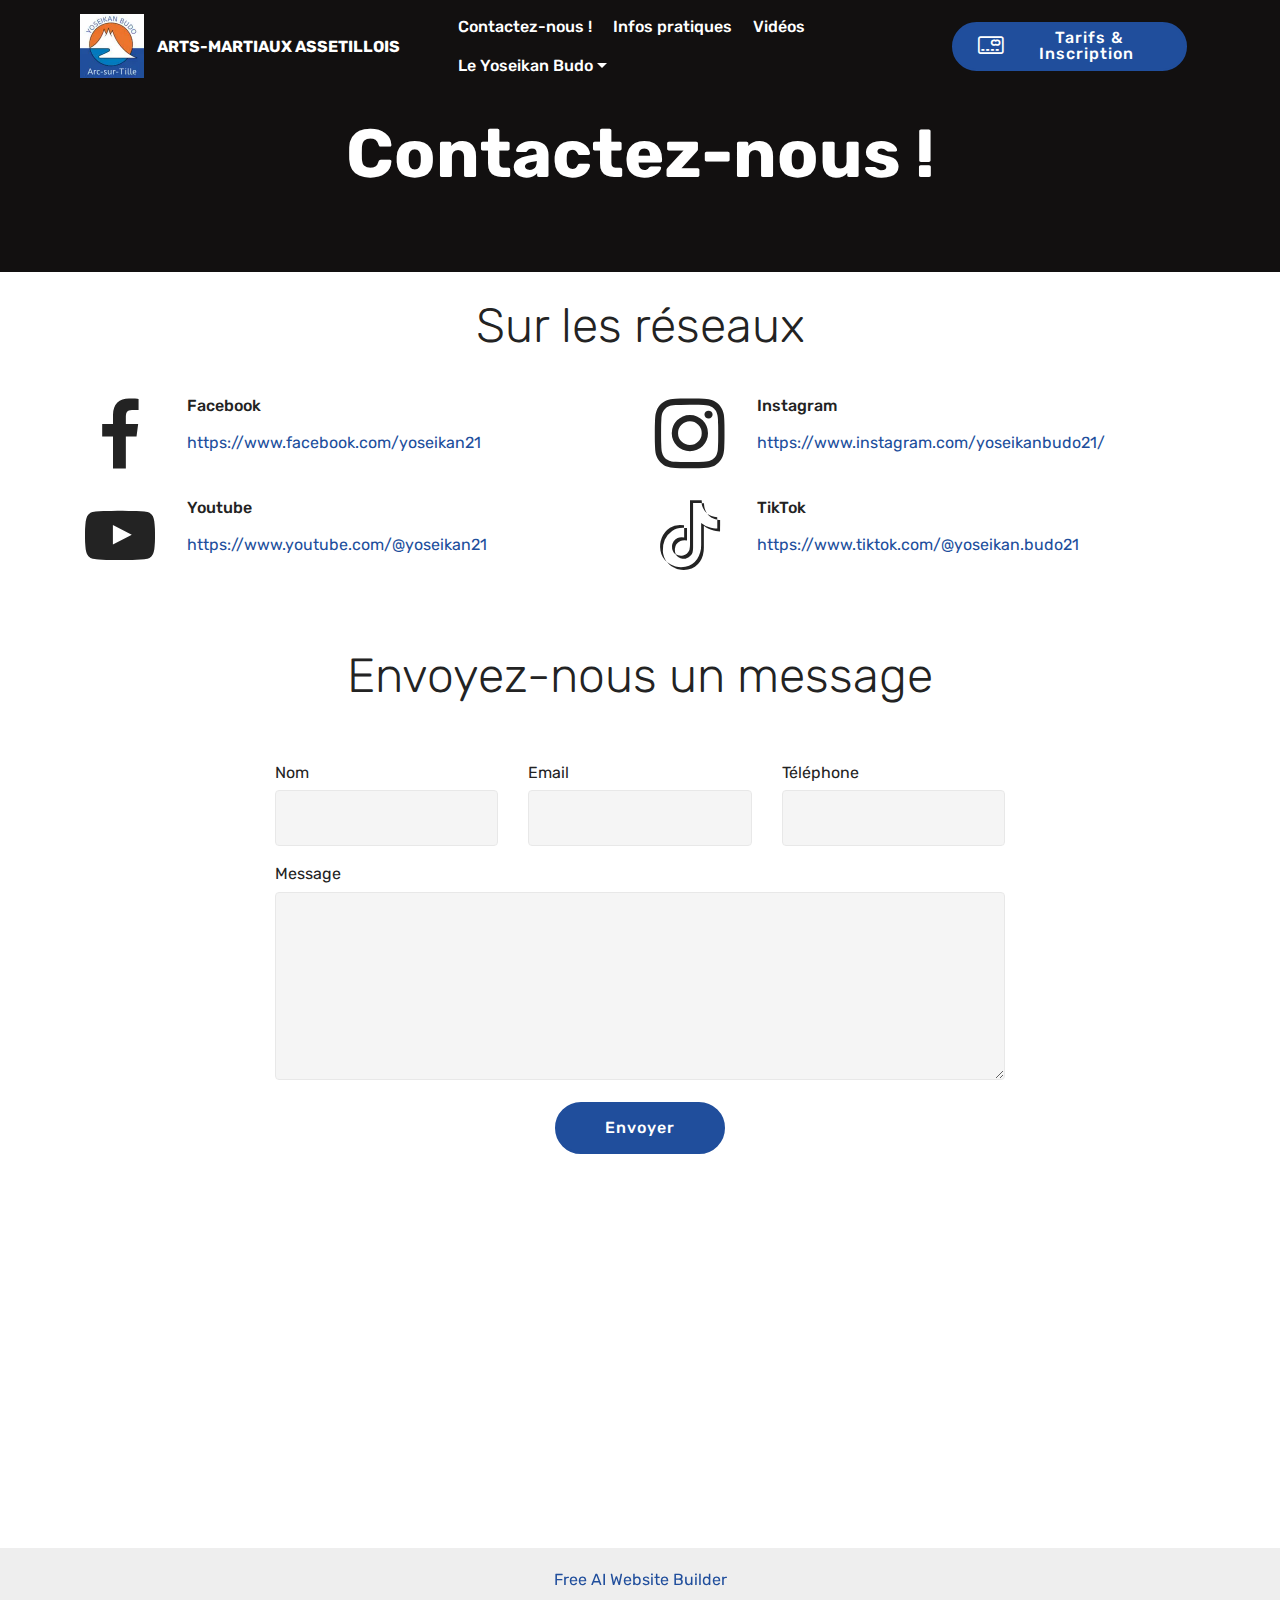
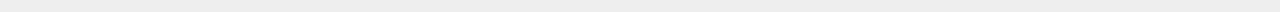
<file: contact-yoseikan-budo-arc-sur-tille.html>
<!DOCTYPE html>
<html  >
<head>
  <!-- Site made with Mobirise Website Builder v5.9.18, https://mobirise.com -->
  <meta charset="UTF-8">
  <meta http-equiv="X-UA-Compatible" content="IE=edge">
  <meta name="generator" content="Mobirise v5.9.18, mobirise.com">
  <meta name="viewport" content="width=device-width, initial-scale=1, minimum-scale=1">
  <link rel="shortcut icon" href="assets/images/logo-yoseikan-budo-low-128x128.jpg" type="image/x-icon">
  <meta name="description" content="Retrouvez les Art-Martiaux Assetillois sur les réseaux sociaux.
Le Yoseikan Budo d'Arc-sur-Tille sur Facebook, Instagram et Youtube">
  
  
  <title>Contactez-nous</title>
  <link rel="stylesheet" href="assets/web/assets/mobirise-icons-bold/mobirise-icons-bold.css">
  <link rel="stylesheet" href="assets/bootstrap/css/bootstrap.min.css">
  <link rel="stylesheet" href="assets/bootstrap/css/bootstrap-grid.min.css">
  <link rel="stylesheet" href="assets/bootstrap/css/bootstrap-reboot.min.css">
  <link rel="stylesheet" href="assets/tether/tether.min.css">
  <link rel="stylesheet" href="assets/dropdown/css/style.css">
  <link rel="stylesheet" href="assets/socicon/css/styles.css">
  <link rel="stylesheet" href="assets/theme/css/style.css">
  <link rel="preload" href="https://fonts.googleapis.com/css?family=Rubik:300,300i,400,400i,500,500i,700,700i,900,900i&display=swap" as="style" onload="this.onload=null;this.rel='stylesheet'">
  <noscript><link rel="stylesheet" href="https://fonts.googleapis.com/css?family=Rubik:300,300i,400,400i,500,500i,700,700i,900,900i&display=swap"></noscript>
  <link rel="preload" as="style" href="assets/mobirise/css/mbr-additional.css?v=ycuCq3"><link rel="stylesheet" href="assets/mobirise/css/mbr-additional.css?v=ycuCq3" type="text/css">

  
  
  
</head>
<body>
  
  <section class="menu cid-tOr2TGV0F6" once="menu" id="menu1-53">

    

    <nav class="navbar navbar-expand beta-menu navbar-dropdown align-items-center navbar-fixed-top navbar-toggleable-sm">
        <button class="navbar-toggler navbar-toggler-right" type="button" data-toggle="collapse" data-target="#navbarSupportedContent" aria-controls="navbarSupportedContent" aria-expanded="false" aria-label="Toggle navigation">
            <div class="hamburger">
                <span></span>
                <span></span>
                <span></span>
                <span></span>
            </div>
        </button>
        <div class="menu-logo">
            <div class="navbar-brand">
                <span class="navbar-logo">
                    <a href="index.html">
                         <img src="assets/images/logo-yoseikan-budo-low-128x128.webp" alt="Yoseikan Budo Arc-sur-Tille" style="height: 4rem;">
                    </a>
                </span>
                <span class="navbar-caption-wrap"><a class="navbar-caption text-white text-primary display-4" href="index.html">ARTS-MARTIAUX ASSETILLOIS</a></span>
            </div>
        </div>
        <div class="collapse navbar-collapse" id="navbarSupportedContent">
            <ul class="navbar-nav nav-dropdown" data-app-modern-menu="true"><li class="nav-item"><a class="nav-link link text-white text-primary display-4" href="contact-yoseikan-budo-arc-sur-tille.html" aria-expanded="false">Contactez-nous !</a></li><li class="nav-item"><a class="nav-link link text-white text-primary display-4" href="infos-pratiques.html" aria-expanded="false">Infos pratiques</a></li><li class="nav-item"><a class="nav-link link text-white text-primary display-4" href="videos-yoseikan-budo.html" aria-expanded="false">Vidéos</a></li><li class="nav-item dropdown"><a class="nav-link link text-white text-primary dropdown-toggle display-4" href="#" aria-expanded="false" data-toggle="dropdown-submenu">Le Yoseikan Budo</a><div class="dropdown-menu"><a class="text-white text-primary dropdown-item display-4" href="yoseikan-budo.html" aria-expanded="false">C'est quoi le Yoseikan Budo ?</a><a class="text-white text-primary dropdown-item display-4" href="yoseikan-budo-historique.html" aria-expanded="false">Histoire et origines</a><a class="text-white text-primary dropdown-item display-4" href="symbolique-yoseikan-budo.html" aria-expanded="false">La symbolique</a><a class="text-white text-primary dropdown-item display-4" href="yoseikan-budo-ondulation.html" aria-expanded="false">L'ondulation</a></div></li></ul>
            <div class="navbar-buttons mbr-section-btn"><a class="btn btn-sm btn-primary display-4" href="adhésion.html"><span class="mbrib-credit-card mbr-iconfont mbr-iconfont-btn"></span>&nbsp;Tarifs &amp; Inscription</a></div>
        </div>
    </nav>
</section>

<section class="mbr-section content5 cid-tOr2THa3NB" id="content5-54">

    

    

    <div class="container">
        <div class="media-container-row">
            <div class="title col-12 col-md-8">
                <h2 class="align-center mbr-bold mbr-white pb-3 mbr-fonts-style display-1">
                    Contactez-nous !</h2>
                
                
                
            </div>
        </div>
    </div>
</section>

<section class="mbr-section contacts3 cid-tOr8mdKI0u" id="contacts3-5g">
    <!---->
    
    <!---->
    <!--Overlay-->
    
    <!--Container-->
    <div class="container">
        <div class="row">
            <!--Titles-->
            <div class="title col-12">
                <h4 class="align-left mbr-fonts-style display-2">
                    Sur les réseaux</h4>
                
            </div>
            <div class="col-12">
                <div class="row">
                    <div class="col-12 col-md-6">
                        <div class="wrapper">
                            <span class="iconfont-wrapper">
                                <span class="mbr-iconfont socicon-facebook socicon"></span>
                            </span>
                            <div class="b-info b-adress">
                                <h6 class="align-left mbr-fonts-style display-7">
                                    Facebook</h6>
                                <p class="mbr-text align-left mbr-fonts-style display-7">
                                    <a href="https://www.facebook.com/yoseikan21" class="text-primary" target="_blank">https://www.facebook.com/yoseikan21</a>
                                </p>
                            </div>
                        </div>
                    </div>
                    <div class="col-12 col-md-6">
                        <div class="wrapper">
                            <span class="iconfont-wrapper">
                                <span class="mbr-iconfont socicon-instagram socicon"></span>
                            </span>
                            <div class="b-info b-phone">
                                <h6 class="align-left mbr-fonts-style display-7">
                                    Instagram</h6>
                                <p class="mbr-text align-left mbr-fonts-style display-7">
                                    <a href="https://www.instagram.com/yoseikanbudo21/" class="text-primary" target="_blank">https://www.instagram.com/yoseikanbudo21/</a>
                                </p>
                            </div>
                        </div>
                    </div>
                    <div class="col-12 col-md-6">
                        <div class="wrapper">
                            <span class="iconfont-wrapper">
                                <span class="mbr-iconfont socicon-youtube socicon"></span>
                            </span>
                            <div class="b-info b-mail">
                                <h6 class="align-left mbr-fonts-style display-7">
                                    Youtube</h6>
                                <p class="mbr-text align-left mbr-fonts-style display-7">
                                    <a href="https://www.youtube.com/@yoseikan21" class="text-primary" target="_blank">https://www.youtube.com/@yoseikan21</a>
                                </p>
                            </div>
                        </div>
                    </div>
                    <div class="col-12 col-md-6">
                        <div class="wrapper">
                            <span class="iconfont-wrapper">
                                <span class="mbr-iconfont socicon-tiktok socicon"></span>
                            </span>
                            <div class="b-info b-mail">
                                <h6 class="align-left mbr-fonts-style display-7">TikTok</h6>
                                <p class="mbr-text align-left mbr-fonts-style display-7"><a href="https://www.tiktok.com/@yoseikan.budo21" class="text-primary">https://www.tiktok.com/@yoseikan.budo21</a></p>
                            </div>
                        </div>
                    </div>
                </div>
            </div>
        </div>
    </div>
</section>

<section class="mbr-section form1 cid-tOr4AiVTrE" id="form1-5f">

    

    
    <div class="container">
        <div class="row justify-content-center">
            <div class="title col-12 col-lg-8">
                <h2 class="mbr-section-title align-center pb-3 mbr-fonts-style display-2">Envoyez-nous un message</h2>
                
            </div>
        </div>
    </div>
    <div class="container">
        <div class="row justify-content-center">
            <div class="media-container-column col-lg-8" data-form-type="formoid">
                <!---Formbuilder Form--->
                <form action="https://mobirise.eu/" method="POST" class="mbr-form form-with-styler" data-form-title="Mobirise Form"><input type="hidden" name="email" data-form-email="true" value="Gaq/MiskfnLb4eZlcSY5hKEGVwG2NE1HzpbnxQaji1lFcM5SdVtnyA2CXsBbftDnDF21KrPKzTcA4/xhMAdBZloe16fCytKJy4LY9iQ7N91VnViNgRTQi5SM8z71xfOX">
                    <div class="row">
                        <div hidden="hidden" data-form-alert="" class="alert alert-success col-12">Merci, nous vous répondrons aussi vite que possible.</div>
                        <div hidden="hidden" data-form-alert-danger="" class="alert alert-danger col-12">
                        </div>
                    </div>
                    <div class="dragArea row">
                        <div class="col-md-4  form-group" data-for="name">
                            <label for="name-form1-5f" class="form-control-label mbr-fonts-style display-7">Nom</label>
                            <input type="text" name="name" data-form-field="Name" required="required" class="form-control display-7" id="name-form1-5f">
                        </div>
                        <div class="col-md-4  form-group" data-for="email">
                            <label for="email-form1-5f" class="form-control-label mbr-fonts-style display-7">Email</label>
                            <input type="email" name="email" data-form-field="Email" required="required" class="form-control display-7" id="email-form1-5f">
                        </div>
                        <div data-for="phone" class="col-md-4  form-group">
                            <label for="phone-form1-5f" class="form-control-label mbr-fonts-style display-7">Téléphone</label>
                            <input type="tel" name="phone" data-form-field="Phone" class="form-control display-7" id="phone-form1-5f">
                        </div>
                        <div data-for="message" class="col-md-12 form-group">
                            <label for="message-form1-5f" class="form-control-label mbr-fonts-style display-7">Message</label>
                            <textarea name="message" data-form-field="Message" class="form-control display-7" id="message-form1-5f"></textarea>
                        </div>
                        <div class="col-md-12 input-group-btn align-center"><button type="submit" class="btn btn-primary btn-form display-4" href="mailto:sensei@yoseikanarcsurtille.fr">Envoyer</button></div>
                    </div>
                </form><!---Formbuilder Form--->
            </div>
        </div>
    </div>
</section>

<section class="cid-umEZY65xZZ mbr-reveal" id="footer1-5s">

    

    

    <div class="container">
        <div class="media-container-row content text-white">
            <div class="col-12 col-md-3">
                <div class="media-wrap">
                    <a href="https://www.yoseikanarcsurtille.fr/">
                        <img src="assets/images/logo-yoseikan-budo-low-128x128.webp" alt="Yoseikan Budo Arc-sur-Tille">
                    </a>
                </div>
            </div>
            <div class="col-12 col-md-3 mbr-fonts-style display-7">
                <h5 class="pb-3">
                    Adresse</h5>
                <p class="mbr-text">
                    Dojo Marc-Alexandre<br>Salle des sports Jean Picard<br>3 rue de la mairie<br>21560 Arc-Sur-Tille</p>
            </div>
            <div class="col-12 col-md-3 mbr-fonts-style display-7">
                <h5 class="pb-3">
                    Contact</h5>
                <p class="mbr-text">
                    Email: <a href="mailto:sensei@yoseikanarcsurtille.fr" class="text-primary">sensei@yoseikanarcsurtille.fr</a><br><br></p>
            </div>
            <div class="col-12 col-md-3 mbr-fonts-style display-7">
                <h5 class="pb-3">
                    Liens</h5>
                <p class="mbr-text"><a href="https://www.facebook.com/yoseikan21" class="text-primary" target="_blank">Facebook&nbsp;</a><br><a href="https://www.instagram.com/yoseikanbudo21/" class="text-primary" target="_blank">Instagram</a><br><a href="https://www.tiktok.com/@yoseikan.budo21" class="text-primary" target="_blank">TikTok</a><br><a href="http://ecole-mochizuki.online/fiche_club.php?club_id=730" class="text-primary" target="_blank">École Mochizuki</a></p>
            </div>
        </div>
        <div class="footer-lower">
            <div class="media-container-row">
                <div class="col-sm-12">
                    <hr>
                </div>
            </div>
            <div class="media-container-row mbr-white">
                <div class="col-sm-6 copyright">
                    <p class="mbr-text mbr-fonts-style display-7"><a href="documents.html" class="text-white">Documents</a></p>
                </div>
                <div class="col-md-6">
                    <div class="social-list align-right">
                        <div class="soc-item">
                            <a href="https://www.facebook.com/yoseikan21" target="_blank">
                                <span class="mbr-iconfont mbr-iconfont-social socicon-facebook socicon"></span>
                            </a>
                        </div>
                        <div class="soc-item">
                            <a href="https://www.instagram.com/yoseikanbudo21/" target="_blank">
                                <span class="mbr-iconfont mbr-iconfont-social socicon-instagram socicon"></span>
                            </a>
                        </div>
                        <div class="soc-item">
                            <a href="https://www.youtube.com/channel/UCpSYVOd1HB7Z7-HdNP9P4Tg" target="_blank">
                                <span class="mbr-iconfont mbr-iconfont-social socicon-youtube socicon"></span>
                            </a>
                        </div>
                        <div class="soc-item">
                            <a href="http://www.yoseikanarcsurtille.fr/" target="_blank">
                                <span class="mbr-iconfont mbr-iconfont-social socicon-internet socicon"></span>
                            </a>
                        </div>
                        <div class="soc-item">
                            <a href="https://www.tiktok.com/@yoseikan.budo21" target="_blank">
                                <span class="mbr-iconfont mbr-iconfont-social socicon-tiktok socicon"></span>
                            </a>
                        </div>
                        
                    </div>
                </div>
            </div>
        </div>
    </div>
</section><section class="display-7" style="padding: 0;align-items: center;justify-content: center;flex-wrap: wrap;    align-content: center;display: flex;position: relative;height: 4rem;"><a href="https://mobiri.se/1979282" style="flex: 1 1;height: 4rem;position: absolute;width: 100%;z-index: 1;"><img alt="" style="height: 4rem;" src="[data-uri]"></a><p style="margin: 0;text-align: center;" class="display-7">&#8204;</p><a style="z-index:1" href="https://mobirise.com/builder/ai-website-builder.html">Free AI Website Builder</a></section><script src="assets/popper/popper.min.js"></script>  <script src="assets/web/assets/jquery/jquery.min.js"></script>  <script src="assets/bootstrap/js/bootstrap.min.js"></script>  <script src="assets/tether/tether.min.js"></script>  <script src="assets/smoothscroll/smooth-scroll.js"></script>  <script src="assets/dropdown/js/nav-dropdown.js"></script>  <script src="assets/dropdown/js/navbar-dropdown.js"></script>  <script src="assets/touchswipe/jquery.touch-swipe.min.js"></script>  <script src="assets/theme/js/script.js"></script>  <script src="assets/formoid/formoid.min.js"></script>  
  
  
 <div id="scrollToTop" class="scrollToTop mbr-arrow-up"><a style="text-align: center;"><i class="mbr-arrow-up-icon mbr-arrow-up-icon-cm cm-icon cm-icon-smallarrow-up"></i></a></div>
  </body>
</html>
</file>
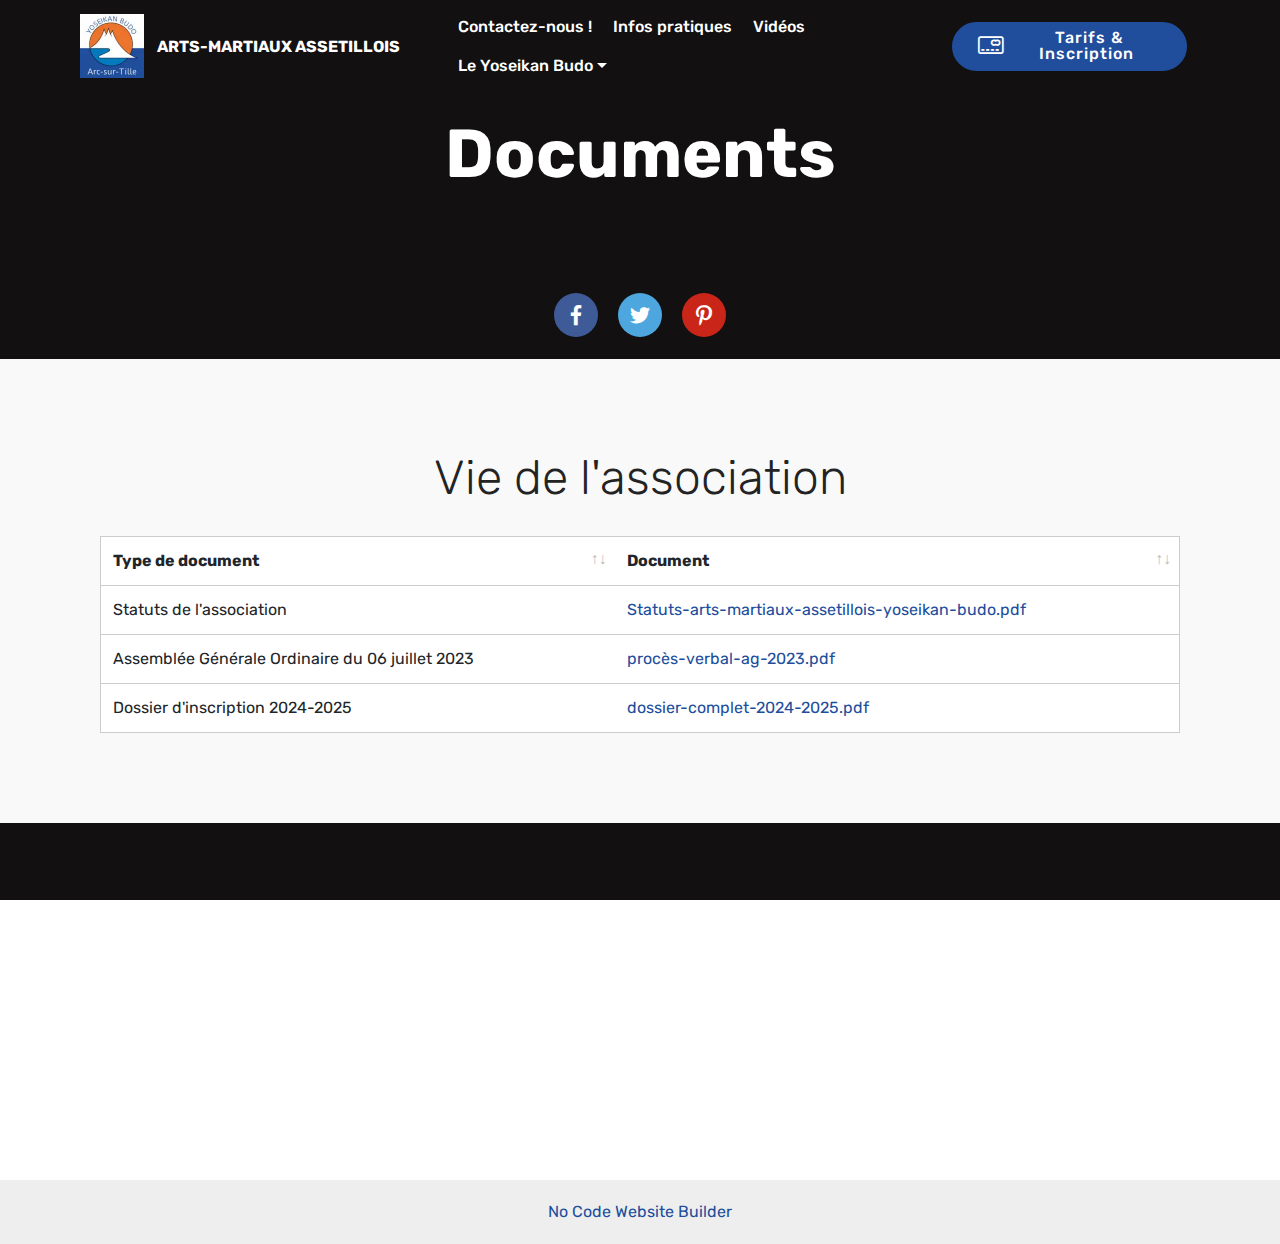
<file: documents.html>
<!DOCTYPE html>
<html  >
<head>
  <!-- Site made with Mobirise Website Builder v5.9.18, https://mobirise.com -->
  <meta charset="UTF-8">
  <meta http-equiv="X-UA-Compatible" content="IE=edge">
  <meta name="generator" content="Mobirise v5.9.18, mobirise.com">
  <meta name="viewport" content="width=device-width, initial-scale=1, minimum-scale=1">
  <link rel="shortcut icon" href="assets/images/logo-yoseikan-budo-low-128x128.jpg" type="image/x-icon">
  <meta name="description" content="Les documents officiels et procès verbaux d'assemblée générale">
  
  
  <title>Documents</title>
  <link rel="stylesheet" href="assets/web/assets/mobirise-icons-bold/mobirise-icons-bold.css">
  <link rel="stylesheet" href="assets/bootstrap/css/bootstrap.min.css">
  <link rel="stylesheet" href="assets/bootstrap/css/bootstrap-grid.min.css">
  <link rel="stylesheet" href="assets/bootstrap/css/bootstrap-reboot.min.css">
  <link rel="stylesheet" href="assets/tether/tether.min.css">
  <link rel="stylesheet" href="assets/dropdown/css/style.css">
  <link rel="stylesheet" href="assets/socicon/css/styles.css">
  <link rel="stylesheet" href="assets/datatables/data-tables.bootstrap4.min.css">
  <link rel="stylesheet" href="assets/theme/css/style.css">
  <link rel="preload" href="https://fonts.googleapis.com/css?family=Rubik:300,300i,400,400i,500,500i,700,700i,900,900i&display=swap" as="style" onload="this.onload=null;this.rel='stylesheet'">
  <noscript><link rel="stylesheet" href="https://fonts.googleapis.com/css?family=Rubik:300,300i,400,400i,500,500i,700,700i,900,900i&display=swap"></noscript>
  <link rel="preload" as="style" href="assets/mobirise/css/mbr-additional.css?v=9gxc6a"><link rel="stylesheet" href="assets/mobirise/css/mbr-additional.css?v=9gxc6a" type="text/css">

  
  
  
</head>
<body>
  
  <section class="menu cid-tKnx5fVAmr" once="menu" id="menu1-4p">

    

    <nav class="navbar navbar-expand beta-menu navbar-dropdown align-items-center navbar-fixed-top navbar-toggleable-sm">
        <button class="navbar-toggler navbar-toggler-right" type="button" data-toggle="collapse" data-target="#navbarSupportedContent" aria-controls="navbarSupportedContent" aria-expanded="false" aria-label="Toggle navigation">
            <div class="hamburger">
                <span></span>
                <span></span>
                <span></span>
                <span></span>
            </div>
        </button>
        <div class="menu-logo">
            <div class="navbar-brand">
                <span class="navbar-logo">
                    <a href="index.html">
                         <img src="assets/images/logo-yoseikan-budo-low-128x128.webp" alt="Yoseikan Budo Arc-sur-Tille" style="height: 4rem;">
                    </a>
                </span>
                <span class="navbar-caption-wrap"><a class="navbar-caption text-white text-primary display-4" href="index.html">ARTS-MARTIAUX ASSETILLOIS</a></span>
            </div>
        </div>
        <div class="collapse navbar-collapse" id="navbarSupportedContent">
            <ul class="navbar-nav nav-dropdown" data-app-modern-menu="true"><li class="nav-item"><a class="nav-link link text-white text-primary display-4" href="contact-yoseikan-budo-arc-sur-tille.html" aria-expanded="false">Contactez-nous !</a></li><li class="nav-item"><a class="nav-link link text-white text-primary display-4" href="infos-pratiques.html" aria-expanded="false">Infos pratiques</a></li><li class="nav-item"><a class="nav-link link text-white text-primary display-4" href="videos-yoseikan-budo.html" aria-expanded="false">Vidéos</a></li><li class="nav-item dropdown"><a class="nav-link link text-white text-primary dropdown-toggle display-4" href="#" aria-expanded="false" data-toggle="dropdown-submenu">Le Yoseikan Budo</a><div class="dropdown-menu"><a class="text-white text-primary dropdown-item display-4" href="yoseikan-budo.html" aria-expanded="false">C'est quoi le Yoseikan Budo ?</a><a class="text-white text-primary dropdown-item display-4" href="yoseikan-budo-historique.html" aria-expanded="false">Histoire et origines</a><a class="text-white text-primary dropdown-item display-4" href="symbolique-yoseikan-budo.html" aria-expanded="false">La symbolique</a><a class="text-white text-primary dropdown-item display-4" href="yoseikan-budo-ondulation.html" aria-expanded="false">L'ondulation</a></div></li></ul>
            <div class="navbar-buttons mbr-section-btn"><a class="btn btn-sm btn-primary display-4" href="adhésion.html"><span class="mbrib-credit-card mbr-iconfont mbr-iconfont-btn"></span>&nbsp;Tarifs &amp; Inscription</a></div>
        </div>
    </nav>
</section>

<section class="mbr-section content5 cid-tKnx5fw24L" id="content5-4o">

    

    

    <div class="container">
        <div class="media-container-row">
            <div class="title col-12 col-md-8">
                <h2 class="align-center mbr-bold mbr-white pb-3 mbr-fonts-style display-1">
                    Documents</h2>
                
                
                
            </div>
        </div>
    </div>
</section>

<section class="cid-tKnx5hNwIc" id="social-buttons3-4x">
    
    

    

    <div class="container">
        <div class="media-container-row">
            <div class="col-md-8 align-center">
                
                <div>
                    <div class="mbr-social-likes">
                        <span class="btn btn-social socicon-bg-facebook facebook mx-2" title="Share link on Facebook">
                            <i class="socicon socicon-facebook"></i>
                        </span>
                        <span class="btn btn-social twitter socicon-bg-twitter mx-2" title="Share link on Twitter">
                            <i class="socicon socicon-twitter"></i>
                        </span>
                        
                        
                        <span class="btn btn-social pinterest socicon-bg-pinterest mx-2" title="Share link on Pinterest">
                            <i class="socicon socicon-pinterest"></i>
                        </span>
                        
                    </div>
                </div>
            </div>
        </div>
    </div>
</section>

<section class="section-table cid-tKnxrppVXX" id="table1-4z">

  
  
  <div class="container container-table">
      <h2 class="mbr-section-title mbr-fonts-style align-center pb-3 display-2">
          Vie de l'association</h2>
      
      <div class="table-wrapper">
        <div class="container">
          
        </div>

        <div class="container scroll">
          <table class="table" cellspacing="0" data-empty="Aucun document trouvé">
            <thead>
              <tr class="table-heads ">
                  
                  
                  
                  
              <th class="head-item mbr-fonts-style display-7">Type de document</th><th class="head-item mbr-fonts-style display-7">Document</th></tr>
            </thead>

            <tbody>
              
              
              
              
            <tr> 
                
                
                
                
              <td class="body-item mbr-fonts-style display-7">Statuts de l'association</td><td class="body-item mbr-fonts-style display-7"><a href="assets/files/Statuts-arts-martiaux-assetillois-yoseikan-budo.pdf" class="text-primary">Statuts-arts-martiaux-assetillois-yoseikan-budo.pdf</a></td></tr><tr> 
                
                
                
                
              <td class="body-item mbr-fonts-style display-7">Assemblée Générale Ordinaire du 06 juillet 2023</td><td class="body-item mbr-fonts-style display-7"><a href="assets/files/procs-verbal-ag-2023.pdf" class="text-primary">procès-verbal-ag-2023.pdf</a></td></tr><tr> 
                
                
                
                
              <td class="body-item mbr-fonts-style display-7">Dossier d'inscription 2024-2025</td><td class="body-item mbr-fonts-style display-7"><a href="assets/files/dossier-complet-2024-2025.pdf" class="text-primary" target="_blank">dossier-complet-2024-2025.pdf</a></td></tr></tbody>
          </table>
        </div>
        <div class="container table-info-container">
          
        </div>
      </div>
    </div>
</section>

<section class="cid-umEZklqmqH mbr-reveal" id="footer1-5m">

    

    

    <div class="container">
        <div class="media-container-row content text-white">
            <div class="col-12 col-md-3">
                <div class="media-wrap">
                    <a href="https://www.yoseikanarcsurtille.fr/">
                        <img src="assets/images/logo-yoseikan-budo-low-128x128.webp" alt="Yoseikan Budo Arc-sur-Tille">
                    </a>
                </div>
            </div>
            <div class="col-12 col-md-3 mbr-fonts-style display-7">
                <h5 class="pb-3">
                    Adresse</h5>
                <p class="mbr-text">
                    Dojo Marc-Alexandre<br>Salle des sports Jean Picard<br>3 rue de la mairie<br>21560 Arc-Sur-Tille</p>
            </div>
            <div class="col-12 col-md-3 mbr-fonts-style display-7">
                <h5 class="pb-3">
                    Contact</h5>
                <p class="mbr-text">
                    Email: <a href="mailto:sensei@yoseikanarcsurtille.fr" class="text-primary">sensei@yoseikanarcsurtille.fr</a><br><br></p>
            </div>
            <div class="col-12 col-md-3 mbr-fonts-style display-7">
                <h5 class="pb-3">
                    Liens</h5>
                <p class="mbr-text"><a href="https://www.facebook.com/yoseikan21" class="text-primary" target="_blank">Facebook&nbsp;</a><br><a href="https://www.instagram.com/yoseikanbudo21/" class="text-primary" target="_blank">Instagram</a><br><a href="https://www.tiktok.com/@yoseikan.budo21" class="text-primary" target="_blank">TikTok</a><br><a href="http://ecole-mochizuki.online/fiche_club.php?club_id=730" class="text-primary" target="_blank">École Mochizuki</a></p>
            </div>
        </div>
        <div class="footer-lower">
            <div class="media-container-row">
                <div class="col-sm-12">
                    <hr>
                </div>
            </div>
            <div class="media-container-row mbr-white">
                <div class="col-sm-6 copyright">
                    <p class="mbr-text mbr-fonts-style display-7"><a href="documents.html" class="text-white">Documents</a></p>
                </div>
                <div class="col-md-6">
                    <div class="social-list align-right">
                        <div class="soc-item">
                            <a href="https://www.facebook.com/yoseikan21" target="_blank">
                                <span class="mbr-iconfont mbr-iconfont-social socicon-facebook socicon"></span>
                            </a>
                        </div>
                        <div class="soc-item">
                            <a href="https://www.instagram.com/yoseikanbudo21/" target="_blank">
                                <span class="mbr-iconfont mbr-iconfont-social socicon-instagram socicon"></span>
                            </a>
                        </div>
                        <div class="soc-item">
                            <a href="https://www.youtube.com/channel/UCpSYVOd1HB7Z7-HdNP9P4Tg" target="_blank">
                                <span class="mbr-iconfont mbr-iconfont-social socicon-youtube socicon"></span>
                            </a>
                        </div>
                        <div class="soc-item">
                            <a href="http://www.yoseikanarcsurtille.fr/" target="_blank">
                                <span class="mbr-iconfont mbr-iconfont-social socicon-internet socicon"></span>
                            </a>
                        </div>
                        <div class="soc-item">
                            <a href="https://www.tiktok.com/@yoseikan.budo21" target="_blank">
                                <span class="mbr-iconfont mbr-iconfont-social socicon-tiktok socicon"></span>
                            </a>
                        </div>
                        
                    </div>
                </div>
            </div>
        </div>
    </div>
</section><section class="display-7" style="padding: 0;align-items: center;justify-content: center;flex-wrap: wrap;    align-content: center;display: flex;position: relative;height: 4rem;"><a href="https://mobiri.se/1979282" style="flex: 1 1;height: 4rem;position: absolute;width: 100%;z-index: 1;"><img alt="" style="height: 4rem;" src="[data-uri]"></a><p style="margin: 0;text-align: center;" class="display-7">&#8204;</p><a style="z-index:1" href="https://mobirise.com/builder/no-code-website-builder.html">No Code Website Builder</a></section><script src="assets/popper/popper.min.js"></script>  <script src="assets/web/assets/jquery/jquery.min.js"></script>  <script src="assets/bootstrap/js/bootstrap.min.js"></script>  <script src="assets/tether/tether.min.js"></script>  <script src="assets/smoothscroll/smooth-scroll.js"></script>  <script src="assets/dropdown/js/nav-dropdown.js"></script>  <script src="assets/dropdown/js/navbar-dropdown.js"></script>  <script src="assets/touchswipe/jquery.touch-swipe.min.js"></script>  <script src="assets/sociallikes/social-likes.js"></script>  <script src="assets/datatables/jquery.data-tables.min.js"></script>  <script src="assets/datatables/data-tables.bootstrap4.min.js"></script>  <script src="assets/theme/js/script.js"></script>  
  
  
 <div id="scrollToTop" class="scrollToTop mbr-arrow-up"><a style="text-align: center;"><i class="mbr-arrow-up-icon mbr-arrow-up-icon-cm cm-icon cm-icon-smallarrow-up"></i></a></div>
  </body>
</html>
</file>
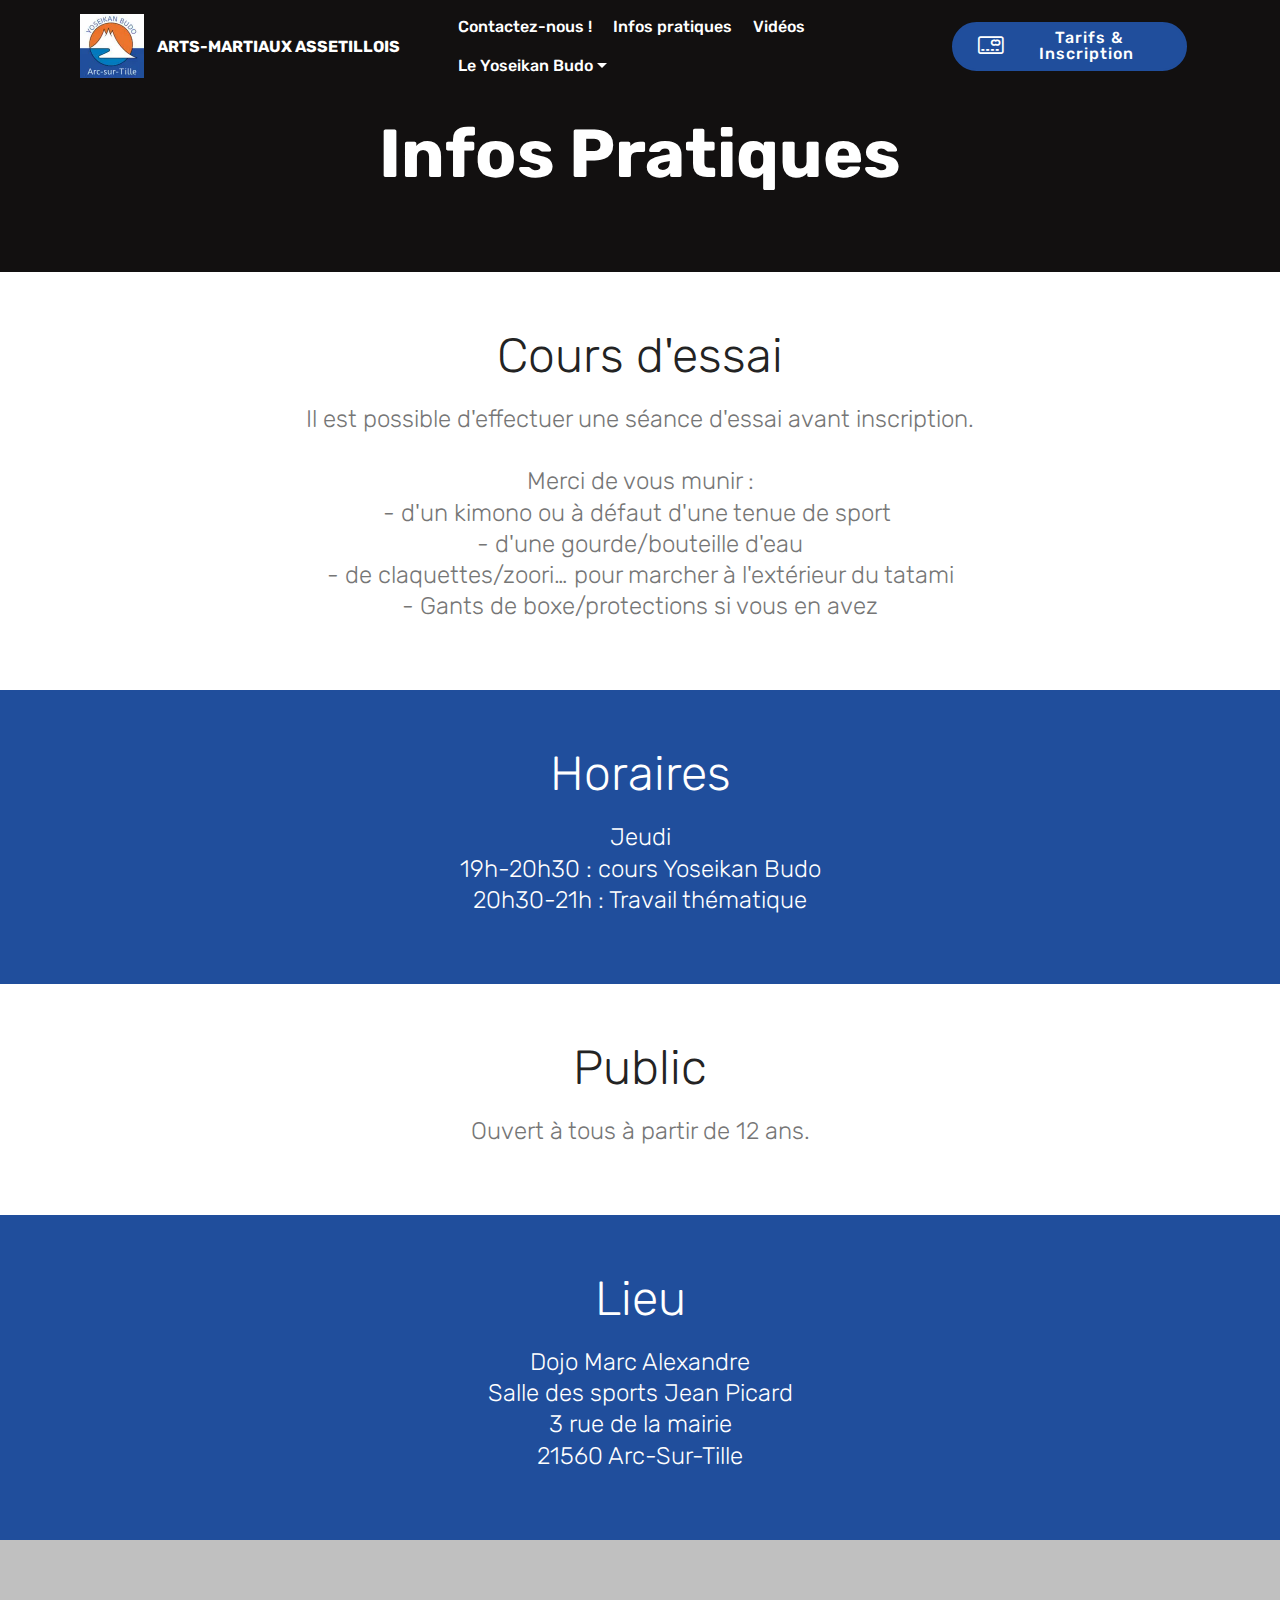
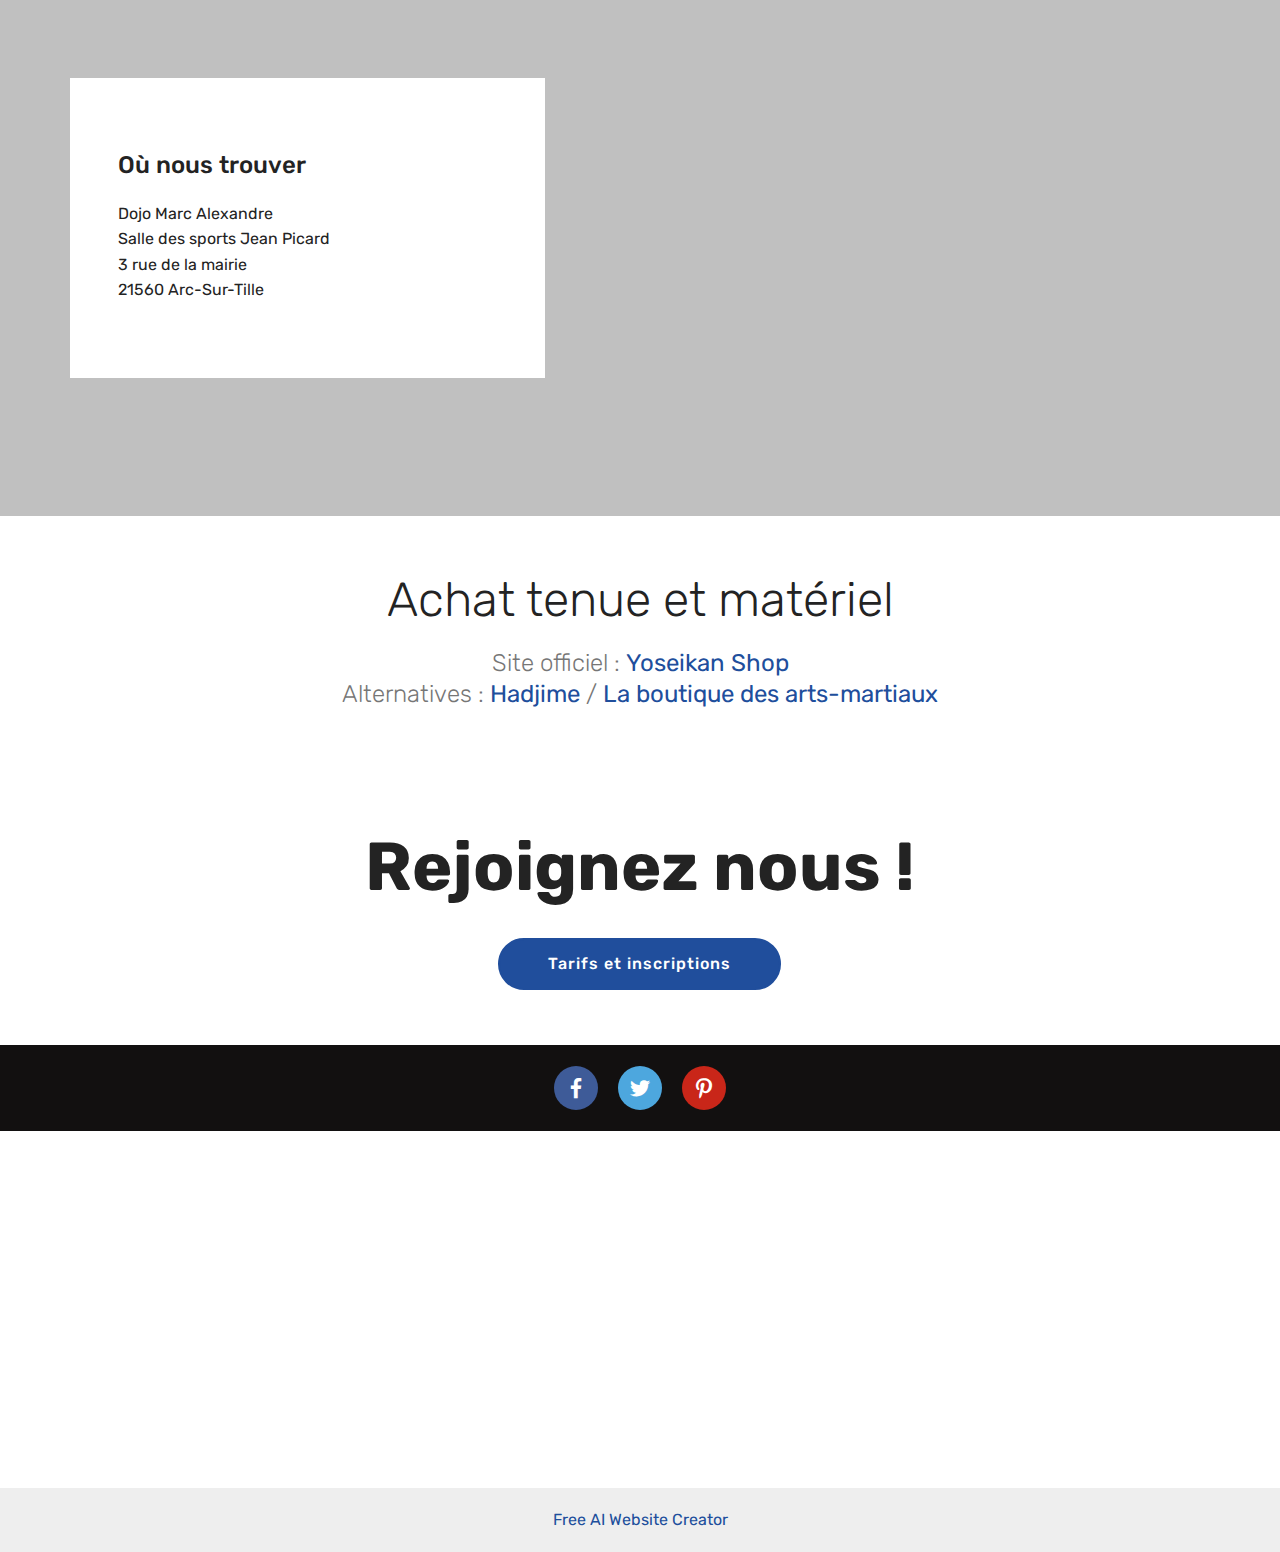
<file: infos-pratiques.html>
<!DOCTYPE html>
<html  >
<head>
  <!-- Site made with Mobirise Website Builder v5.9.18, https://mobirise.com -->
  <meta charset="UTF-8">
  <meta http-equiv="X-UA-Compatible" content="IE=edge">
  <meta name="generator" content="Mobirise v5.9.18, mobirise.com">
  <meta name="viewport" content="width=device-width, initial-scale=1, minimum-scale=1">
  <link rel="shortcut icon" href="assets/images/logo-yoseikan-budo-low-128x128.jpg" type="image/x-icon">
  <meta name="description" content="Toutes les informations nécessaires pour vernir pratiquer avec nous !">
  
  
  <title>Infos pratiques</title>
  <link rel="stylesheet" href="assets/web/assets/mobirise-icons-bold/mobirise-icons-bold.css">
  <link rel="stylesheet" href="assets/bootstrap/css/bootstrap.min.css">
  <link rel="stylesheet" href="assets/bootstrap/css/bootstrap-grid.min.css">
  <link rel="stylesheet" href="assets/bootstrap/css/bootstrap-reboot.min.css">
  <link rel="stylesheet" href="assets/tether/tether.min.css">
  <link rel="stylesheet" href="assets/dropdown/css/style.css">
  <link rel="stylesheet" href="assets/socicon/css/styles.css">
  <link rel="stylesheet" href="assets/theme/css/style.css">
  <link rel="preload" href="https://fonts.googleapis.com/css?family=Rubik:300,300i,400,400i,500,500i,700,700i,900,900i&display=swap" as="style" onload="this.onload=null;this.rel='stylesheet'">
  <noscript><link rel="stylesheet" href="https://fonts.googleapis.com/css?family=Rubik:300,300i,400,400i,500,500i,700,700i,900,900i&display=swap"></noscript>
  <link rel="preload" as="style" href="assets/mobirise/css/mbr-additional.css?v=T46APj"><link rel="stylesheet" href="assets/mobirise/css/mbr-additional.css?v=T46APj" type="text/css">

  
  
  
</head>
<body>
  
  <section class="menu cid-tbVFdpZiSI" once="menu" id="menu1-29">

    

    <nav class="navbar navbar-expand beta-menu navbar-dropdown align-items-center navbar-fixed-top navbar-toggleable-sm">
        <button class="navbar-toggler navbar-toggler-right" type="button" data-toggle="collapse" data-target="#navbarSupportedContent" aria-controls="navbarSupportedContent" aria-expanded="false" aria-label="Toggle navigation">
            <div class="hamburger">
                <span></span>
                <span></span>
                <span></span>
                <span></span>
            </div>
        </button>
        <div class="menu-logo">
            <div class="navbar-brand">
                <span class="navbar-logo">
                    <a href="index.html">
                         <img src="assets/images/logo-yoseikan-budo-low-128x128.webp" alt="Yoseikan Budo Arc-sur-Tille" style="height: 4rem;">
                    </a>
                </span>
                <span class="navbar-caption-wrap"><a class="navbar-caption text-white text-primary display-4" href="index.html">ARTS-MARTIAUX ASSETILLOIS</a></span>
            </div>
        </div>
        <div class="collapse navbar-collapse" id="navbarSupportedContent">
            <ul class="navbar-nav nav-dropdown" data-app-modern-menu="true"><li class="nav-item"><a class="nav-link link text-white text-primary display-4" href="contact-yoseikan-budo-arc-sur-tille.html" aria-expanded="false">Contactez-nous !</a></li><li class="nav-item"><a class="nav-link link text-white text-primary display-4" href="infos-pratiques.html" aria-expanded="false">Infos pratiques</a></li><li class="nav-item"><a class="nav-link link text-white text-primary display-4" href="videos-yoseikan-budo.html" aria-expanded="false">Vidéos</a></li><li class="nav-item dropdown"><a class="nav-link link text-white text-primary dropdown-toggle display-4" href="#" aria-expanded="false" data-toggle="dropdown-submenu">Le Yoseikan Budo</a><div class="dropdown-menu"><a class="text-white text-primary dropdown-item display-4" href="yoseikan-budo.html" aria-expanded="false">C'est quoi le Yoseikan Budo ?</a><a class="text-white text-primary dropdown-item display-4" href="yoseikan-budo-historique.html" aria-expanded="false">Histoire et origines</a><a class="text-white text-primary dropdown-item display-4" href="symbolique-yoseikan-budo.html" aria-expanded="false">La symbolique</a><a class="text-white text-primary dropdown-item display-4" href="yoseikan-budo-ondulation.html" aria-expanded="false">L'ondulation</a></div></li></ul>
            <div class="navbar-buttons mbr-section-btn"><a class="btn btn-sm btn-primary display-4" href="adhésion.html"><span class="mbrib-credit-card mbr-iconfont mbr-iconfont-btn"></span>&nbsp;Tarifs &amp; Inscription</a></div>
        </div>
    </nav>
</section>

<section class="mbr-section content5 cid-tbVZMLHxXh" id="content5-2f">

    

    

    <div class="container">
        <div class="media-container-row">
            <div class="title col-12 col-md-8">
                <h2 class="align-center mbr-bold mbr-white pb-3 mbr-fonts-style display-1">
                    Infos Pratiques</h2>
                
                
                
            </div>
        </div>
    </div>
</section>

<section class="mbr-section content4 cid-tbVP8qtEt7" id="content4-2e">

    

    <div class="container">
        <div class="media-container-row">
            <div class="title col-12 col-md-8">
                <h2 class="align-center pb-3 mbr-fonts-style display-2">
                    Cours d'essai</h2>
                <h3 class="mbr-section-subtitle align-center mbr-light mbr-fonts-style display-5">
                    Il est possible d'effectuer une séance d'essai avant inscription.<br><br>Merci de vous munir :<br>- d'un kimono ou à défaut d'une tenue de sport&nbsp;<br>- d'une gourde/bouteille d'eau<br>- de claquettes/zoori… pour marcher à l'extérieur du tatami<br>- Gants de boxe/protections si vous en avez</h3>
                
            </div>
        </div>
    </div>
</section>

<section class="mbr-section content4 cid-thq75hx3eu" id="content4-4j">

    

    <div class="container">
        <div class="media-container-row">
            <div class="title col-12 col-md-8">
                <h2 class="align-center pb-3 mbr-fonts-style display-2">
                    Horaires</h2>
                <h3 class="mbr-section-subtitle align-center mbr-light mbr-fonts-style display-5">
                    Jeudi<br>19h-20h30 : cours Yoseikan Budo<br>20h30-21h : Travail thématique<br></h3>
                
            </div>
        </div>
    </div>
</section>

<section class="mbr-section content4 cid-tckHb4ZYlq" id="content4-3e">

    

    <div class="container">
        <div class="media-container-row">
            <div class="title col-12 col-md-8">
                <h2 class="align-center pb-3 mbr-fonts-style display-2">
                    Public</h2>
                <h3 class="mbr-section-subtitle align-center mbr-light mbr-fonts-style display-5">Ouvert à tous à partir de 12 ans.<br></h3>
                
            </div>
        </div>
    </div>
</section>

<section class="mbr-section content4 cid-tckHjQmZyv" id="content4-3f">

    

    <div class="container">
        <div class="media-container-row">
            <div class="title col-12 col-md-8">
                <h2 class="align-center pb-3 mbr-fonts-style display-2">Lieu</h2>
                <h3 class="mbr-section-subtitle align-center mbr-light mbr-fonts-style display-5">Dojo Marc Alexandre
<div>Salle des sports Jean Picard
</div><div>3 rue de la mairie
</div><div>21560 Arc-Sur-Tille</div></h3>
                
            </div>
        </div>
    </div>
</section>

<section class="contacts4 cid-tbWGpksKgQ" id="contacts4-2l">

    

    <div class="main_wrapper">
        <div class="b_wrapper">
            <div class="container">
                <div class="row">
                    <div class="col-12 col-md-5 p-0">
                        <div class="block p-5">
                            <div class="block_wrapper">
                                <h4 class="align-left mbr-fonts-style pb-4 m-0 display-5">Où nous trouver</h4>
                                
                                <p class="mbr-text align-left mbr-fonts-style m-0 display-7">Dojo Marc Alexandre<br>Salle des sports Jean Picard<br>3 rue de la mairie<br>21560 Arc-Sur-Tille<br></p>
                            </div>
                        </div>
                    </div>
                </div>
            </div>
        </div>
        <!--Map-->
        <div class="google-map"><iframe frameborder="0" style="border:0" src="https://www.google.com/maps/embed?pb=!1m18!1m12!1m3!1d2707.4870883857093!2d5.185890992957113!3d47.342070338588115!2m3!1f0!2f0!3f0!3m2!1i1024!2i768!4f13.1!3m3!1m2!1s0x47ed5ff7914efb69%3A0xaf3c667c56551634!2sArts-Martiaux%20Assetillois%20Yoseikan%20Budo!5e0!3m2!1sfr!2sfr!4v1689944687971!5m2!1sfr!2sfr" allowfullscreen=""></iframe></div>
    </div>
</section>

<section class="mbr-section content4 cid-tbWN2Az0E0" id="content4-2p">

    

    <div class="container">
        <div class="media-container-row">
            <div class="title col-12 col-md-8">
                <h2 class="align-center pb-3 mbr-fonts-style display-2">
                    Achat tenue et matériel</h2>
                <h3 class="mbr-section-subtitle align-center mbr-light mbr-fonts-style display-5">
                    Site officiel : <a href="https://www.yoseikan-shop.com/" class="text-primary" target="_blank">Yoseikan Shop</a><br>Alternatives :&nbsp;<a href="https://www.hadjime.com/49-yoseikan-budo" class="text-primary" target="_blank">Hadjime</a>&nbsp;/ <a href="https://www.boutiquedesartsmartiaux.com/yoseikan-budo-c102x1915761" class="text-primary" target="_blank">La boutique des arts-martiaux</a><br></h3>
                
            </div>
        </div>
    </div>
</section>

<section class="info1 cid-tcBAELEdiG" id="info1-46">
    

    
    
    <div class="align-center container-fluid">
        <div class="row justify-content-center">
            <div class="col-12 col-lg-8">
                <h3 class="mbr-section-title mb-4 mbr-fonts-style display-1">
                    <strong>Rejoignez nous !</strong></h3>
                
                <div class="mbr-section-btn"><a class="btn btn-primary display-4" href="adhésion.html">Tarifs et inscriptions</a></div>
            </div>
        </div>
    </div>
</section>

<section class="cid-tcBzWKeRGP" id="social-buttons3-41">
    
    

    

    <div class="container">
        <div class="media-container-row">
            <div class="col-md-8 align-center">
                
                <div>
                    <div class="mbr-social-likes">
                        <span class="btn btn-social socicon-bg-facebook facebook mx-2" title="Share link on Facebook">
                            <i class="socicon socicon-facebook"></i>
                        </span>
                        <span class="btn btn-social twitter socicon-bg-twitter mx-2" title="Share link on Twitter">
                            <i class="socicon socicon-twitter"></i>
                        </span>
                        
                        
                        <span class="btn btn-social pinterest socicon-bg-pinterest mx-2" title="Share link on Pinterest">
                            <i class="socicon socicon-pinterest"></i>
                        </span>
                        
                    </div>
                </div>
            </div>
        </div>
    </div>
</section>

<section class="cid-umEZfJOWZy mbr-reveal" id="footer1-5l">

    

    

    <div class="container">
        <div class="media-container-row content text-white">
            <div class="col-12 col-md-3">
                <div class="media-wrap">
                    <a href="https://www.yoseikanarcsurtille.fr/">
                        <img src="assets/images/logo-yoseikan-budo-low-128x128.webp" alt="Yoseikan Budo Arc-sur-Tille">
                    </a>
                </div>
            </div>
            <div class="col-12 col-md-3 mbr-fonts-style display-7">
                <h5 class="pb-3">
                    Adresse</h5>
                <p class="mbr-text">
                    Dojo Marc-Alexandre<br>Salle des sports Jean Picard<br>3 rue de la mairie<br>21560 Arc-Sur-Tille</p>
            </div>
            <div class="col-12 col-md-3 mbr-fonts-style display-7">
                <h5 class="pb-3">
                    Contact</h5>
                <p class="mbr-text">
                    Email: <a href="mailto:sensei@yoseikanarcsurtille.fr" class="text-primary">sensei@yoseikanarcsurtille.fr</a><br><br></p>
            </div>
            <div class="col-12 col-md-3 mbr-fonts-style display-7">
                <h5 class="pb-3">
                    Liens</h5>
                <p class="mbr-text"><a href="https://www.facebook.com/yoseikan21" class="text-primary" target="_blank">Facebook&nbsp;</a><br><a href="https://www.instagram.com/yoseikanbudo21/" class="text-primary" target="_blank">Instagram</a><br><a href="https://www.tiktok.com/@yoseikan.budo21" class="text-primary" target="_blank">TikTok</a><br><a href="http://ecole-mochizuki.online/fiche_club.php?club_id=730" class="text-primary" target="_blank">École Mochizuki</a></p>
            </div>
        </div>
        <div class="footer-lower">
            <div class="media-container-row">
                <div class="col-sm-12">
                    <hr>
                </div>
            </div>
            <div class="media-container-row mbr-white">
                <div class="col-sm-6 copyright">
                    <p class="mbr-text mbr-fonts-style display-7"><a href="documents.html" class="text-white">Documents</a></p>
                </div>
                <div class="col-md-6">
                    <div class="social-list align-right">
                        <div class="soc-item">
                            <a href="https://www.facebook.com/yoseikan21" target="_blank">
                                <span class="mbr-iconfont mbr-iconfont-social socicon-facebook socicon"></span>
                            </a>
                        </div>
                        <div class="soc-item">
                            <a href="https://www.instagram.com/yoseikanbudo21/" target="_blank">
                                <span class="mbr-iconfont mbr-iconfont-social socicon-instagram socicon"></span>
                            </a>
                        </div>
                        <div class="soc-item">
                            <a href="https://www.youtube.com/channel/UCpSYVOd1HB7Z7-HdNP9P4Tg" target="_blank">
                                <span class="mbr-iconfont mbr-iconfont-social socicon-youtube socicon"></span>
                            </a>
                        </div>
                        <div class="soc-item">
                            <a href="http://www.yoseikanarcsurtille.fr/" target="_blank">
                                <span class="mbr-iconfont mbr-iconfont-social socicon-internet socicon"></span>
                            </a>
                        </div>
                        <div class="soc-item">
                            <a href="https://www.tiktok.com/@yoseikan.budo21" target="_blank">
                                <span class="mbr-iconfont mbr-iconfont-social socicon-tiktok socicon"></span>
                            </a>
                        </div>
                        
                    </div>
                </div>
            </div>
        </div>
    </div>
</section><section class="display-7" style="padding: 0;align-items: center;justify-content: center;flex-wrap: wrap;    align-content: center;display: flex;position: relative;height: 4rem;"><a href="https://mobiri.se/1979282" style="flex: 1 1;height: 4rem;position: absolute;width: 100%;z-index: 1;"><img alt="" style="height: 4rem;" src="[data-uri]"></a><p style="margin: 0;text-align: center;" class="display-7">&#8204;</p><a style="z-index:1" href="https://mobirise.com/builder/ai-website-creator.html">Free AI Website Creator</a></section><script src="assets/popper/popper.min.js"></script>  <script src="assets/web/assets/jquery/jquery.min.js"></script>  <script src="assets/bootstrap/js/bootstrap.min.js"></script>  <script src="assets/tether/tether.min.js"></script>  <script src="assets/smoothscroll/smooth-scroll.js"></script>  <script src="assets/dropdown/js/nav-dropdown.js"></script>  <script src="assets/dropdown/js/navbar-dropdown.js"></script>  <script src="assets/touchswipe/jquery.touch-swipe.min.js"></script>  <script src="assets/sociallikes/social-likes.js"></script>  <script src="assets/theme/js/script.js"></script>  
  
  
 <div id="scrollToTop" class="scrollToTop mbr-arrow-up"><a style="text-align: center;"><i class="mbr-arrow-up-icon mbr-arrow-up-icon-cm cm-icon cm-icon-smallarrow-up"></i></a></div>
  </body>
</html>
</file>
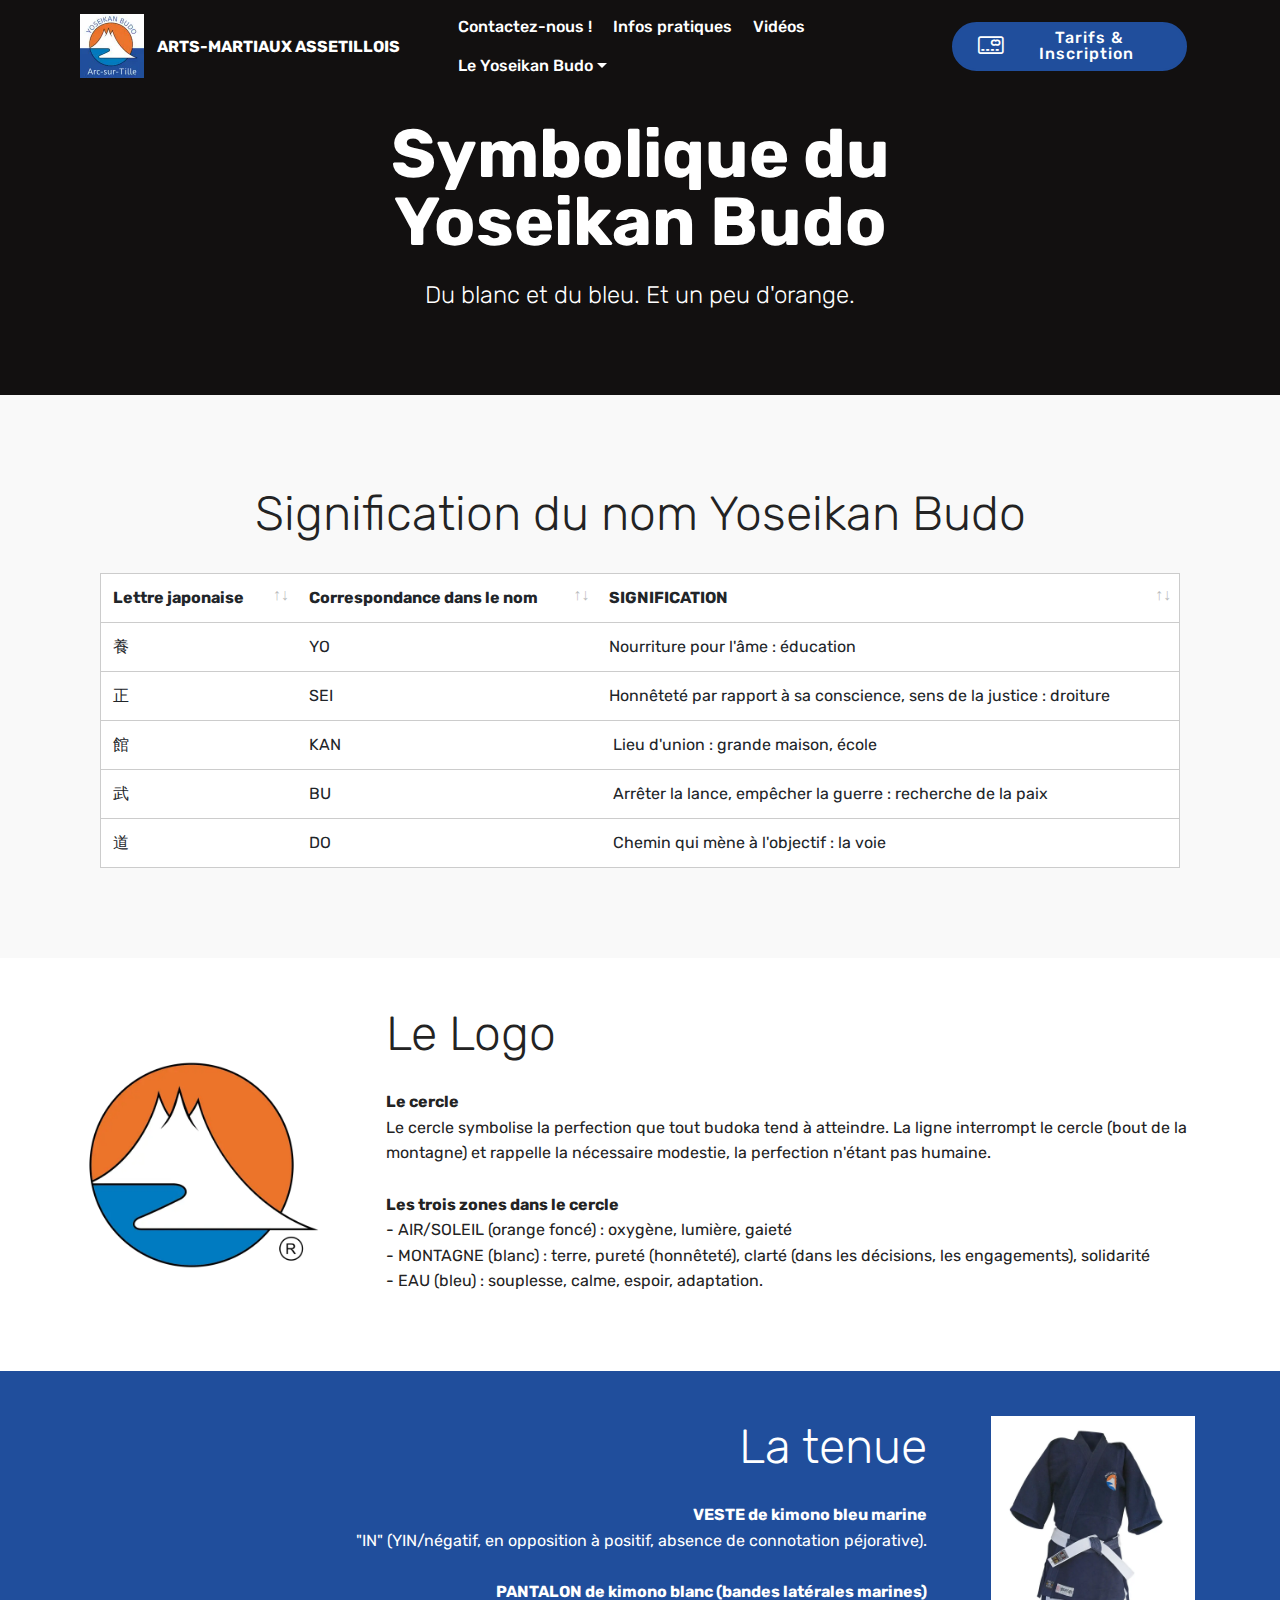
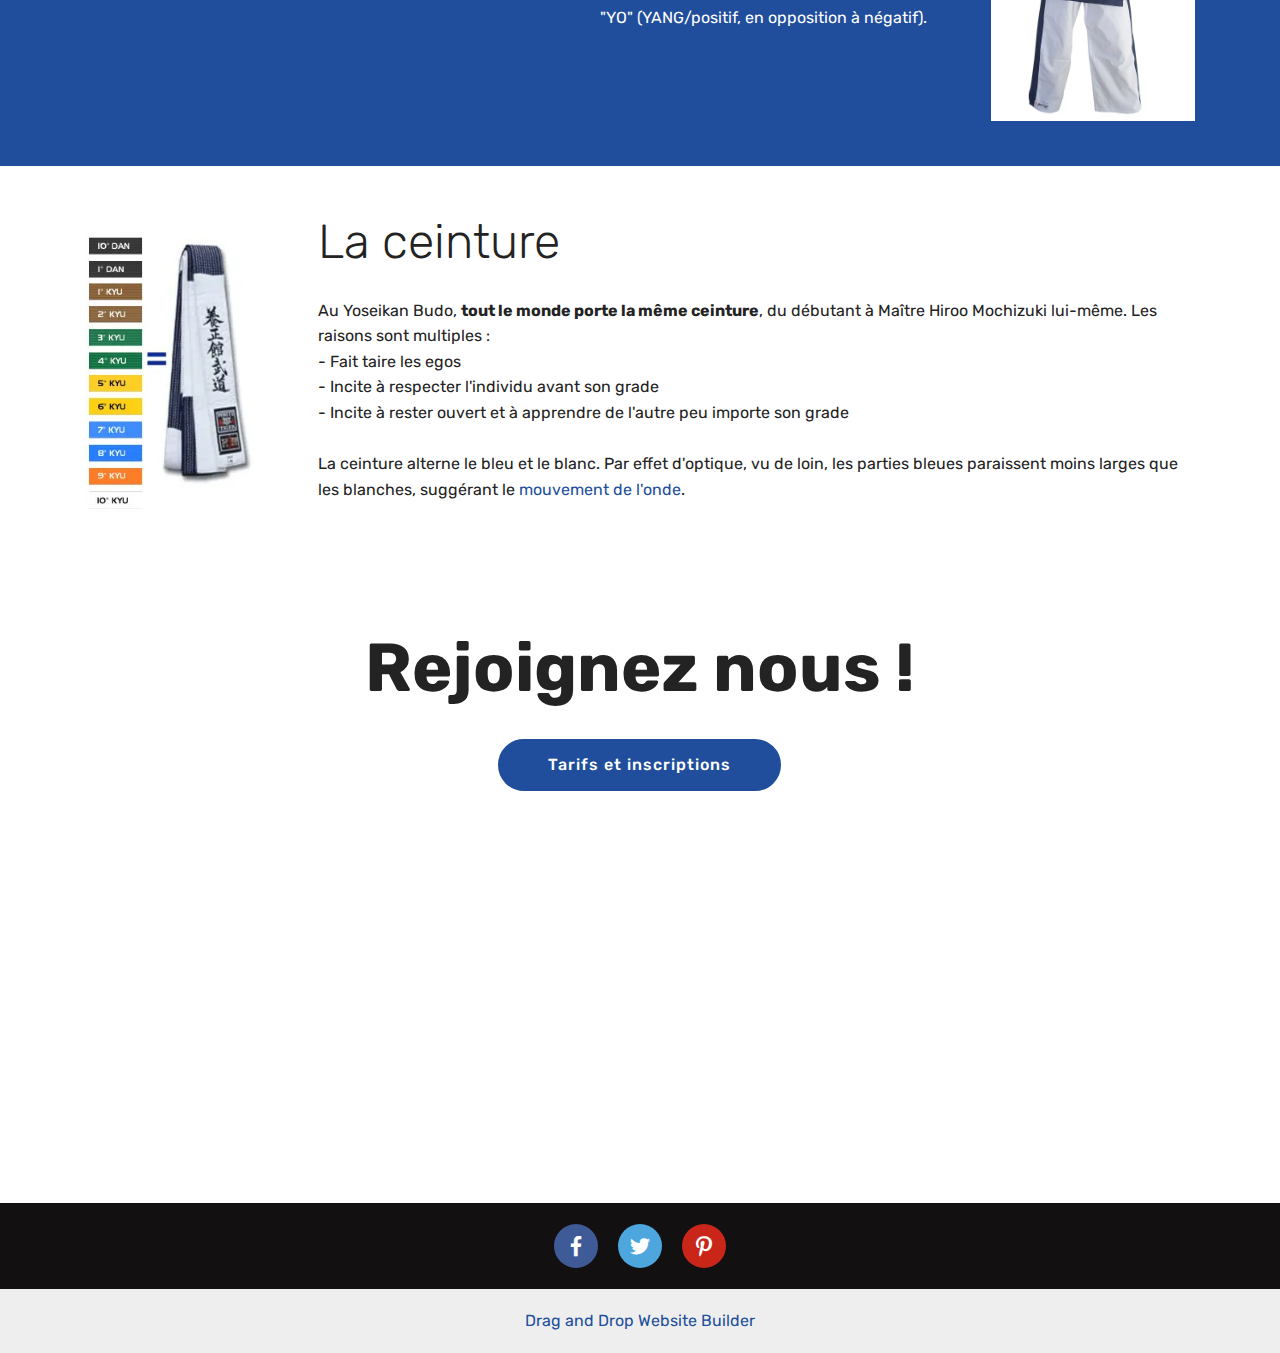
<file: symbolique-yoseikan-budo.html>
<!DOCTYPE html>
<html  >
<head>
  <!-- Site made with Mobirise Website Builder v5.9.18, https://mobirise.com -->
  <meta charset="UTF-8">
  <meta http-equiv="X-UA-Compatible" content="IE=edge">
  <meta name="generator" content="Mobirise v5.9.18, mobirise.com">
  <meta name="viewport" content="width=device-width, initial-scale=1, minimum-scale=1">
  <link rel="shortcut icon" href="assets/images/logo-yoseikan-budo-low-128x128.jpg" type="image/x-icon">
  <meta name="description" content="La Symbolique du Yoseikan Budo : le logo, la tenue, la ceinture">
  
  
  <title>Symbolique du Yoseikan Budo</title>
  <link rel="stylesheet" href="assets/web/assets/mobirise-icons-bold/mobirise-icons-bold.css">
  <link rel="stylesheet" href="assets/bootstrap/css/bootstrap.min.css">
  <link rel="stylesheet" href="assets/bootstrap/css/bootstrap-grid.min.css">
  <link rel="stylesheet" href="assets/bootstrap/css/bootstrap-reboot.min.css">
  <link rel="stylesheet" href="assets/tether/tether.min.css">
  <link rel="stylesheet" href="assets/dropdown/css/style.css">
  <link rel="stylesheet" href="assets/datatables/data-tables.bootstrap4.min.css">
  <link rel="stylesheet" href="assets/socicon/css/styles.css">
  <link rel="stylesheet" href="assets/theme/css/style.css">
  <link rel="preload" href="https://fonts.googleapis.com/css?family=Rubik:300,300i,400,400i,500,500i,700,700i,900,900i&display=swap" as="style" onload="this.onload=null;this.rel='stylesheet'">
  <noscript><link rel="stylesheet" href="https://fonts.googleapis.com/css?family=Rubik:300,300i,400,400i,500,500i,700,700i,900,900i&display=swap"></noscript>
  <link rel="preload" as="style" href="assets/mobirise/css/mbr-additional.css?v=MXlT0X"><link rel="stylesheet" href="assets/mobirise/css/mbr-additional.css?v=MXlT0X" type="text/css">

  
  
  
</head>
<body>
  
  <section class="menu cid-tcebjwoM2j" once="menu" id="menu1-2w">

    

    <nav class="navbar navbar-expand beta-menu navbar-dropdown align-items-center navbar-fixed-top navbar-toggleable-sm">
        <button class="navbar-toggler navbar-toggler-right" type="button" data-toggle="collapse" data-target="#navbarSupportedContent" aria-controls="navbarSupportedContent" aria-expanded="false" aria-label="Toggle navigation">
            <div class="hamburger">
                <span></span>
                <span></span>
                <span></span>
                <span></span>
            </div>
        </button>
        <div class="menu-logo">
            <div class="navbar-brand">
                <span class="navbar-logo">
                    <a href="index.html">
                         <img src="assets/images/logo-yoseikan-budo-low-128x128.webp" alt="Yoseikan Budo Arc-sur-Tille" style="height: 4rem;">
                    </a>
                </span>
                <span class="navbar-caption-wrap"><a class="navbar-caption text-white text-primary display-4" href="index.html">ARTS-MARTIAUX ASSETILLOIS</a></span>
            </div>
        </div>
        <div class="collapse navbar-collapse" id="navbarSupportedContent">
            <ul class="navbar-nav nav-dropdown" data-app-modern-menu="true"><li class="nav-item"><a class="nav-link link text-white text-primary display-4" href="contact-yoseikan-budo-arc-sur-tille.html" aria-expanded="false">Contactez-nous !</a></li><li class="nav-item"><a class="nav-link link text-white text-primary display-4" href="infos-pratiques.html" aria-expanded="false">Infos pratiques</a></li><li class="nav-item"><a class="nav-link link text-white text-primary display-4" href="videos-yoseikan-budo.html" aria-expanded="false">Vidéos</a></li><li class="nav-item dropdown"><a class="nav-link link text-white text-primary dropdown-toggle display-4" href="#" aria-expanded="false" data-toggle="dropdown-submenu">Le Yoseikan Budo</a><div class="dropdown-menu"><a class="text-white text-primary dropdown-item display-4" href="yoseikan-budo.html" aria-expanded="false">C'est quoi le Yoseikan Budo ?</a><a class="text-white text-primary dropdown-item display-4" href="yoseikan-budo-historique.html" aria-expanded="false">Histoire et origines</a><a class="text-white text-primary dropdown-item display-4" href="symbolique-yoseikan-budo.html" aria-expanded="false">La symbolique</a><a class="text-white text-primary dropdown-item display-4" href="yoseikan-budo-ondulation.html" aria-expanded="false">L'ondulation</a></div></li></ul>
            <div class="navbar-buttons mbr-section-btn"><a class="btn btn-sm btn-primary display-4" href="adhésion.html"><span class="mbrib-credit-card mbr-iconfont mbr-iconfont-btn"></span>&nbsp;Tarifs &amp; Inscription</a></div>
        </div>
    </nav>
</section>

<section class="mbr-section content5 cid-tcebjwE33N" id="content5-2x">

    

    

    <div class="container">
        <div class="media-container-row">
            <div class="title col-12 col-md-8">
                <h2 class="align-center mbr-bold mbr-white pb-3 mbr-fonts-style display-1">Symbolique du Yoseikan Budo</h2>
                <h3 class="mbr-section-subtitle align-center mbr-light mbr-white pb-3 mbr-fonts-style display-5">Du blanc et du bleu. Et un peu d'orange.</h3>
                
                
            </div>
        </div>
    </div>
</section>

<section class="section-table cid-tcelOfOqoz" id="table1-3b">

  
  
  <div class="container container-table">
      <h2 class="mbr-section-title mbr-fonts-style align-center pb-3 display-2">Signification du nom Yoseikan Budo</h2>
      
      <div class="table-wrapper">
        <div class="container">
          
        </div>

        <div class="container scroll">
          <table class="table" cellspacing="0" data-empty="No matchcscscsing records found">
            <thead>
              <tr class="table-heads ">
                  
                  
                  
                  
              <th class="head-item mbr-fonts-style display-7">Lettre japonaise&nbsp;</th><th class="head-item mbr-fonts-style display-7">Correspondance dans le nom</th><th class="head-item mbr-fonts-style display-7">SIGNIFICATION</th></tr>
            </thead>

            <tbody>
              
              
              
              
            <tr> 
                
                
                
                
              <td class="body-item mbr-fonts-style display-7">養</td><td class="body-item mbr-fonts-style display-7">YO</td><td class="body-item mbr-fonts-style display-7">Nourriture pour l'âme : éducation</td></tr><tr>
                
                
                
                
              <td class="body-item mbr-fonts-style display-7">正</td><td class="body-item mbr-fonts-style display-7">SEI</td><td class="body-item mbr-fonts-style display-7">Honnêteté par rapport à sa conscience, sens de la justice : droiture</td></tr><tr>
                
                
                
                
              <td class="body-item mbr-fonts-style display-7">館&nbsp;</td><td class="body-item mbr-fonts-style display-7">KAN</td><td class="body-item mbr-fonts-style display-7">&nbsp;Lieu d'union : grande maison, école</td></tr><tr>
                
                
                
                
              <td class="body-item mbr-fonts-style display-7">武</td><td class="body-item mbr-fonts-style display-7">BU</td><td class="body-item mbr-fonts-style display-7">&nbsp;Arrêter la lance, empêcher la guerre : recherche de la paix</td></tr><tr>
                
                
                
                
              <td class="body-item mbr-fonts-style display-7">道</td><td class="body-item mbr-fonts-style display-7">DO</td><td class="body-item mbr-fonts-style display-7">&nbsp;Chemin qui mène à l'objectif : la voie</td></tr></tbody>
          </table>
        </div>
        <div class="container table-info-container">
          
        </div>
      </div>
    </div>
</section>

<section class="header3 cid-tcefdf8NPt" id="header3-37">

    

    

    <div class="container">
        <div class="media-container-row">
            <div class="mbr-figure" style="width: 35%;">
                <img src="assets/images/yoseikan-budo-logo.svg-574x574.webp" alt="Logo du Yoseikan Budo">
            </div>

            <div class="media-content">
                
                <h3 class="mbr-section-subtitle align-left mbr-white mbr-light pb-3 mbr-fonts-style display-2">
                    Le Logo</h3>
                <div class="mbr-section-text mbr-white pb-3 ">
                    <p class="mbr-text mbr-fonts-style display-7"><strong>Le cercle
</strong><br>Le cercle symbolise la perfection que tout budoka tend à atteindre. La ligne interrompt le cercle (bout de la montagne) et rappelle la nécessaire modestie, la perfection n'étant pas humaine.
<br>
<br><strong>Les trois zones dans le cercle
</strong><br>- AIR/SOLEIL (orange foncé) : oxygène, lumière, gaieté
<br>- MONTAGNE (blanc) : terre, pureté (honnêteté), clarté (dans les décisions, les engagements), solidarité
<br>- EAU (bleu) : souplesse, calme, espoir, adaptation.</p>
                </div>
                
            </div>
        </div>
    </div>

</section>

<section class="header3 cid-tcegPBLvIX" id="header3-39">

    

    

    <div class="container">
        <div class="media-container-row">
            <div class="mbr-figure" style="width: 30%;">
                <img src="assets/images/kimono-952x1424.webp" alt="La tenue du Yoseikan Budo">
            </div>

            <div class="media-content">
                
                <h3 class="mbr-section-subtitle align-left mbr-white mbr-light pb-3 mbr-fonts-style display-2">La tenue</h3>
                <div class="mbr-section-text mbr-white pb-3 ">
                    <p class="mbr-text mbr-fonts-style display-7"><strong>VESTE de kimono bleu marine
</strong><br>"IN" (YIN/négatif, en opposition à positif, absence de connotation péjorative).
<br>
<br><strong>PANTALON de kimono blanc (bandes latérales marines)
</strong><br>"YO" (YANG/positif, en opposition à négatif).</p>
                </div>
                
            </div>
        </div>
    </div>

</section>

<section class="header3 cid-tcehAigufq" id="header3-3a">

    

    

    <div class="container">
        <div class="media-container-row">
            <div class="mbr-figure" style="width: 25%;">
                <img src="assets/images/yoseikan-ceinture-210x350.webp" alt="La ceinture du Yoseikan Budo">
            </div>

            <div class="media-content">
                
                <h3 class="mbr-section-subtitle align-left mbr-white mbr-light pb-3 mbr-fonts-style display-2">
                    La ceinture</h3>
                <div class="mbr-section-text mbr-white pb-3 ">
                    <p class="mbr-text mbr-fonts-style display-7">Au Yoseikan Budo, <strong>tout le monde porte la même ceinture</strong>, du débutant à Maître Hiroo Mochizuki lui-même. Les raisons sont multiples :<br>- Fait taire les egos<br> - Incite à respecter l'individu avant son grade<br>- Incite à rester ouvert et à apprendre de l'autre peu importe son grade<br><br>La ceinture alterne le bleu et le blanc. Par effet d'optique, vu de loin, les parties bleues paraissent moins larges que les blanches, suggérant le <a href="yoseikan-budo-ondulation.html" class="text-primary">mouvement de l'onde</a>.</p>
                </div>
                
            </div>
        </div>
    </div>

</section>

<section class="info1 cid-tcBAIB9PdW" id="info1-47">
    

    
    
    <div class="align-center container-fluid">
        <div class="row justify-content-center">
            <div class="col-12 col-lg-8">
                <h3 class="mbr-section-title mb-4 mbr-fonts-style display-1">
                    <strong>Rejoignez nous !</strong></h3>
                
                <div class="mbr-section-btn"><a class="btn btn-primary display-4" href="adhésion.html">Tarifs et inscriptions</a></div>
            </div>
        </div>
    </div>
</section>

<section class="cid-umEZJfj1Hv mbr-reveal" id="footer1-5r">

    

    

    <div class="container">
        <div class="media-container-row content text-white">
            <div class="col-12 col-md-3">
                <div class="media-wrap">
                    <a href="https://www.yoseikanarcsurtille.fr/">
                        <img src="assets/images/logo-yoseikan-budo-low-128x128.webp" alt="Yoseikan Budo Arc-sur-Tille">
                    </a>
                </div>
            </div>
            <div class="col-12 col-md-3 mbr-fonts-style display-7">
                <h5 class="pb-3">
                    Adresse</h5>
                <p class="mbr-text">
                    Dojo Marc-Alexandre<br>Salle des sports Jean Picard<br>3 rue de la mairie<br>21560 Arc-Sur-Tille</p>
            </div>
            <div class="col-12 col-md-3 mbr-fonts-style display-7">
                <h5 class="pb-3">
                    Contact</h5>
                <p class="mbr-text">
                    Email: <a href="mailto:sensei@yoseikanarcsurtille.fr" class="text-primary">sensei@yoseikanarcsurtille.fr</a><br><br></p>
            </div>
            <div class="col-12 col-md-3 mbr-fonts-style display-7">
                <h5 class="pb-3">
                    Liens</h5>
                <p class="mbr-text"><a href="https://www.facebook.com/yoseikan21" class="text-primary" target="_blank">Facebook&nbsp;</a><br><a href="https://www.instagram.com/yoseikanbudo21/" class="text-primary" target="_blank">Instagram</a><br><a href="https://www.tiktok.com/@yoseikan.budo21" class="text-primary" target="_blank">TikTok</a><br><a href="http://ecole-mochizuki.online/fiche_club.php?club_id=730" class="text-primary" target="_blank">École Mochizuki</a></p>
            </div>
        </div>
        <div class="footer-lower">
            <div class="media-container-row">
                <div class="col-sm-12">
                    <hr>
                </div>
            </div>
            <div class="media-container-row mbr-white">
                <div class="col-sm-6 copyright">
                    <p class="mbr-text mbr-fonts-style display-7"><a href="documents.html" class="text-white">Documents</a></p>
                </div>
                <div class="col-md-6">
                    <div class="social-list align-right">
                        <div class="soc-item">
                            <a href="https://www.facebook.com/yoseikan21" target="_blank">
                                <span class="mbr-iconfont mbr-iconfont-social socicon-facebook socicon"></span>
                            </a>
                        </div>
                        <div class="soc-item">
                            <a href="https://www.instagram.com/yoseikanbudo21/" target="_blank">
                                <span class="mbr-iconfont mbr-iconfont-social socicon-instagram socicon"></span>
                            </a>
                        </div>
                        <div class="soc-item">
                            <a href="https://www.youtube.com/channel/UCpSYVOd1HB7Z7-HdNP9P4Tg" target="_blank">
                                <span class="mbr-iconfont mbr-iconfont-social socicon-youtube socicon"></span>
                            </a>
                        </div>
                        <div class="soc-item">
                            <a href="http://www.yoseikanarcsurtille.fr/" target="_blank">
                                <span class="mbr-iconfont mbr-iconfont-social socicon-internet socicon"></span>
                            </a>
                        </div>
                        <div class="soc-item">
                            <a href="https://www.tiktok.com/@yoseikan.budo21" target="_blank">
                                <span class="mbr-iconfont mbr-iconfont-social socicon-tiktok socicon"></span>
                            </a>
                        </div>
                        
                    </div>
                </div>
            </div>
        </div>
    </div>
</section>

<section class="cid-tcBzYRAoZg" id="social-buttons3-42">
    
    

    

    <div class="container">
        <div class="media-container-row">
            <div class="col-md-8 align-center">
                
                <div>
                    <div class="mbr-social-likes">
                        <span class="btn btn-social socicon-bg-facebook facebook mx-2" title="Share link on Facebook">
                            <i class="socicon socicon-facebook"></i>
                        </span>
                        <span class="btn btn-social twitter socicon-bg-twitter mx-2" title="Share link on Twitter">
                            <i class="socicon socicon-twitter"></i>
                        </span>
                        
                        
                        <span class="btn btn-social pinterest socicon-bg-pinterest mx-2" title="Share link on Pinterest">
                            <i class="socicon socicon-pinterest"></i>
                        </span>
                        
                    </div>
                </div>
            </div>
        </div>
    </div>
</section><section class="display-7" style="padding: 0;align-items: center;justify-content: center;flex-wrap: wrap;    align-content: center;display: flex;position: relative;height: 4rem;"><a href="https://mobiri.se/1979282" style="flex: 1 1;height: 4rem;position: absolute;width: 100%;z-index: 1;"><img alt="" style="height: 4rem;" src="[data-uri]"></a><p style="margin: 0;text-align: center;" class="display-7">&#8204;</p><a style="z-index:1" href="https://mobirise.com/drag-drop-website-builder.html">Drag and Drop Website Builder</a></section><script src="assets/popper/popper.min.js"></script>  <script src="assets/web/assets/jquery/jquery.min.js"></script>  <script src="assets/bootstrap/js/bootstrap.min.js"></script>  <script src="assets/tether/tether.min.js"></script>  <script src="assets/smoothscroll/smooth-scroll.js"></script>  <script src="assets/dropdown/js/nav-dropdown.js"></script>  <script src="assets/dropdown/js/navbar-dropdown.js"></script>  <script src="assets/touchswipe/jquery.touch-swipe.min.js"></script>  <script src="assets/datatables/jquery.data-tables.min.js"></script>  <script src="assets/datatables/data-tables.bootstrap4.min.js"></script>  <script src="assets/sociallikes/social-likes.js"></script>  <script src="assets/theme/js/script.js"></script>  
  
  
 <div id="scrollToTop" class="scrollToTop mbr-arrow-up"><a style="text-align: center;"><i class="mbr-arrow-up-icon mbr-arrow-up-icon-cm cm-icon cm-icon-smallarrow-up"></i></a></div>
  </body>
</html>
</file>
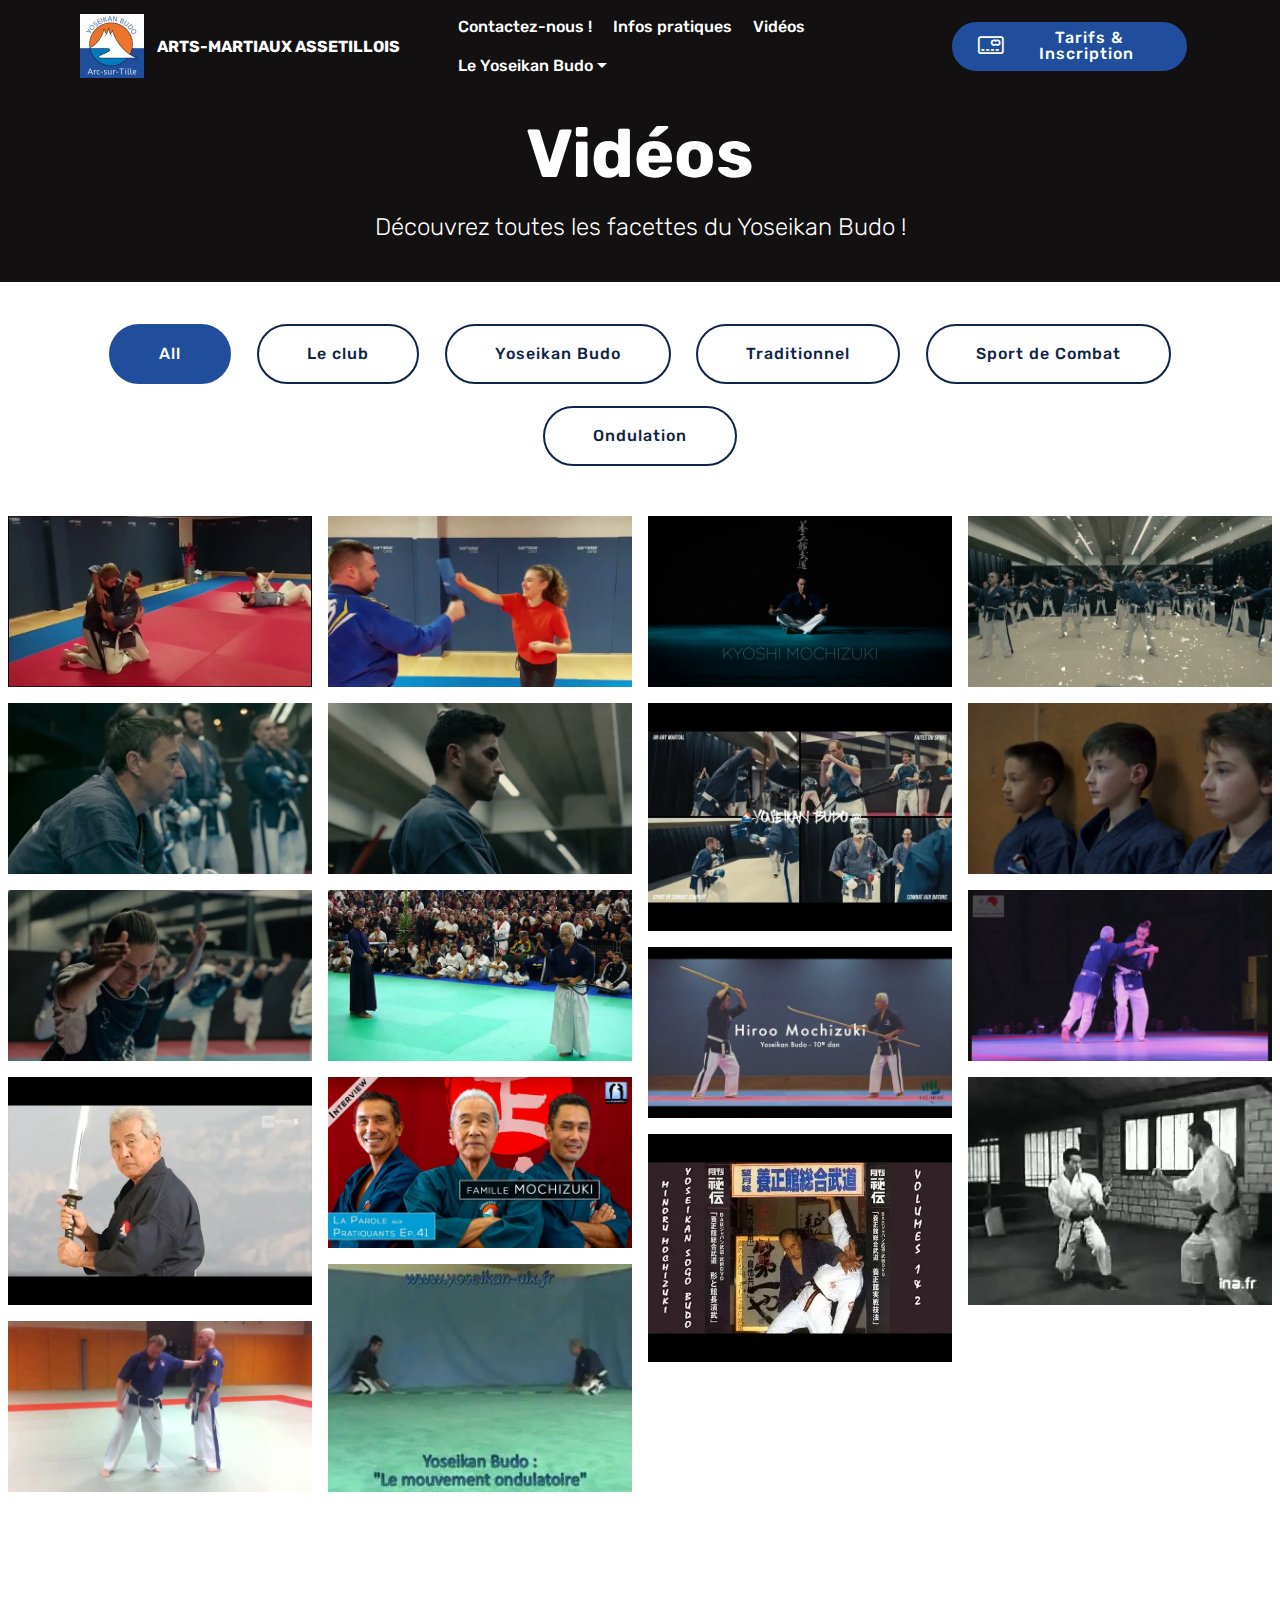
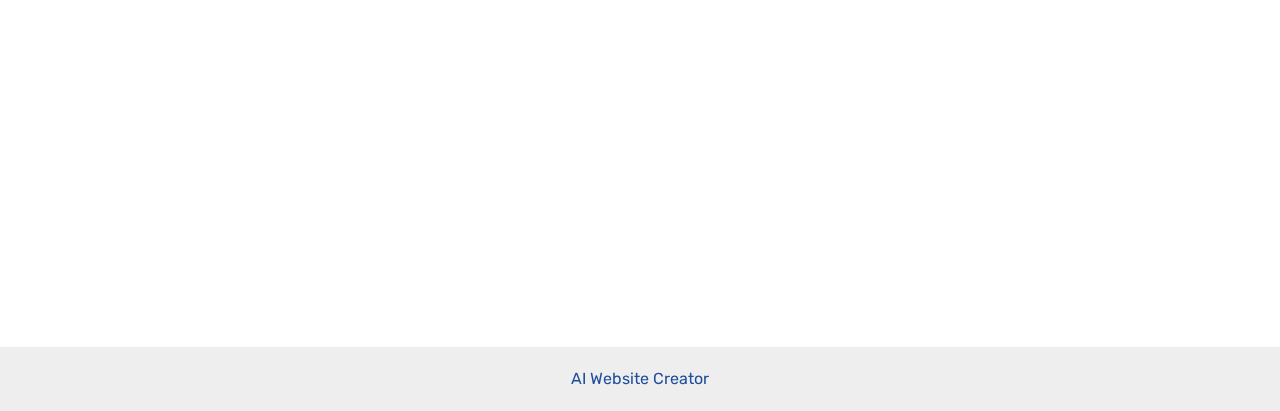
<file: videos-yoseikan-budo.html>
<!DOCTYPE html>
<html  >
<head>
  <!-- Site made with Mobirise Website Builder v5.9.18, https://mobirise.com -->
  <meta charset="UTF-8">
  <meta http-equiv="X-UA-Compatible" content="IE=edge">
  <meta name="generator" content="Mobirise v5.9.18, mobirise.com">
  <meta name="twitter:card" content="summary_large_image"/>
  <meta name="twitter:image:src" content="assets/images/videos-yoseikan-budo-meta.jpg">
  <meta property="og:image" content="assets/images/videos-yoseikan-budo-meta.jpg">
  <meta name="twitter:title" content="Vidéos">
  <meta name="viewport" content="width=device-width, initial-scale=1, minimum-scale=1">
  <link rel="shortcut icon" href="assets/images/logo-yoseikan-budo-low-128x128.jpg" type="image/x-icon">
  <meta name="description" content="Quelques vidéos de Yoseikan Budo">
  
  
  <title>Vidéos</title>
  <link rel="stylesheet" href="assets/web/assets/mobirise-icons-bold/mobirise-icons-bold.css">
  <link rel="stylesheet" href="assets/web/assets/mobirise-icons/mobirise-icons.css">
  <link rel="stylesheet" href="assets/bootstrap/css/bootstrap.min.css">
  <link rel="stylesheet" href="assets/bootstrap/css/bootstrap-grid.min.css">
  <link rel="stylesheet" href="assets/bootstrap/css/bootstrap-reboot.min.css">
  <link rel="stylesheet" href="assets/tether/tether.min.css">
  <link rel="stylesheet" href="assets/dropdown/css/style.css">
  <link rel="stylesheet" href="assets/socicon/css/styles.css">
  <link rel="stylesheet" href="assets/theme/css/style.css">
  <link rel="stylesheet" href="assets/gallery/style.css">
  <link rel="preload" href="https://fonts.googleapis.com/css?family=Rubik:300,300i,400,400i,500,500i,700,700i,900,900i&display=swap" as="style" onload="this.onload=null;this.rel='stylesheet'">
  <noscript><link rel="stylesheet" href="https://fonts.googleapis.com/css?family=Rubik:300,300i,400,400i,500,500i,700,700i,900,900i&display=swap"></noscript>
  <link rel="preload" as="style" href="assets/mobirise/css/mbr-additional.css?v=O9GXQJ"><link rel="stylesheet" href="assets/mobirise/css/mbr-additional.css?v=O9GXQJ" type="text/css">

  
  
  
</head>
<body>
  
  <section class="menu cid-qTkzRZLJNu" once="menu" id="menu1-4k">

    

    <nav class="navbar navbar-expand beta-menu navbar-dropdown align-items-center navbar-fixed-top navbar-toggleable-sm">
        <button class="navbar-toggler navbar-toggler-right" type="button" data-toggle="collapse" data-target="#navbarSupportedContent" aria-controls="navbarSupportedContent" aria-expanded="false" aria-label="Toggle navigation">
            <div class="hamburger">
                <span></span>
                <span></span>
                <span></span>
                <span></span>
            </div>
        </button>
        <div class="menu-logo">
            <div class="navbar-brand">
                <span class="navbar-logo">
                    <a href="index.html">
                         <img src="assets/images/logo-yoseikan-budo-low-128x128.webp" alt="Yoseikan Budo Arc-sur-Tille" style="height: 4rem;">
                    </a>
                </span>
                <span class="navbar-caption-wrap"><a class="navbar-caption text-white text-primary display-4" href="index.html">ARTS-MARTIAUX ASSETILLOIS</a></span>
            </div>
        </div>
        <div class="collapse navbar-collapse" id="navbarSupportedContent">
            <ul class="navbar-nav nav-dropdown" data-app-modern-menu="true"><li class="nav-item"><a class="nav-link link text-white text-primary display-4" href="contact-yoseikan-budo-arc-sur-tille.html" aria-expanded="false">Contactez-nous !</a></li><li class="nav-item"><a class="nav-link link text-white text-primary display-4" href="infos-pratiques.html" aria-expanded="false">Infos pratiques</a></li><li class="nav-item"><a class="nav-link link text-white text-primary display-4" href="videos-yoseikan-budo.html" aria-expanded="false">Vidéos</a></li><li class="nav-item dropdown"><a class="nav-link link text-white text-primary dropdown-toggle display-4" href="#" aria-expanded="false" data-toggle="dropdown-submenu">Le Yoseikan Budo</a><div class="dropdown-menu"><a class="text-white text-primary dropdown-item display-4" href="yoseikan-budo.html" aria-expanded="false">C'est quoi le Yoseikan Budo ?</a><a class="text-white text-primary dropdown-item display-4" href="yoseikan-budo-historique.html" aria-expanded="false">Histoire et origines</a><a class="text-white text-primary dropdown-item display-4" href="symbolique-yoseikan-budo.html" aria-expanded="false">La symbolique</a><a class="text-white text-primary dropdown-item display-4" href="yoseikan-budo-ondulation.html" aria-expanded="false">L'ondulation</a></div></li></ul>
            <div class="navbar-buttons mbr-section-btn"><a class="btn btn-sm btn-primary display-4" href="adhésion.html"><span class="mbrib-credit-card mbr-iconfont mbr-iconfont-btn"></span>&nbsp;Tarifs &amp; Inscription</a></div>
        </div>
    </nav>
</section>

<section class="mbr-section content5 cid-tBHAcRlZIz" id="content5-4l">

    

    

    <div class="container">
        <div class="media-container-row">
            <div class="title col-12 col-md-8">
                <h2 class="align-center mbr-bold mbr-white pb-3 mbr-fonts-style display-1">
                    Vidéos</h2>
                <h3 class="mbr-section-subtitle align-center mbr-light mbr-white pb-3 mbr-fonts-style display-5">
                    Découvrez toutes les facettes du Yoseikan Budo !</h3>
                
                
            </div>
        </div>
    </div>
</section>

<section class="mbr-gallery mbr-slider-carousel cid-tBHATOJSjo" id="gallery2-4m">

    

    <div>
        <div><!-- Filter --><div class="mbr-gallery-filter container gallery-filter-active"><ul buttons="0"><li class="mbr-gallery-filter-all active"><a class="btn btn-md btn-primary-outline display-7" href="">All</a></li></ul></div><!-- Gallery --><div class="mbr-gallery-row"><div class="mbr-gallery-layout-default"><div><div><div class="mbr-gallery-item mbr-gallery-item--p1 video-slide" data-video-url="https://www.youtube.com/watch?v=VCSkX_imBVY" data-tags="Le club"><div href="#lb-gallery2-4m" data-slide-to="0" data-bs-slide-to="0" data-toggle="modal" data-bs-toggle="modal"><div></div><img alt="" src="assets/images/mobirise2024-7-4-16-36-39.webp"><span class="icon-video"></span></div></div><div class="mbr-gallery-item mbr-gallery-item--p1 video-slide" data-video-url="https://www.youtube.com/watch?v=lQSn4URvtPQ" data-tags="Le club"><div href="#lb-gallery2-4m" data-slide-to="1" data-bs-slide-to="1" data-toggle="modal" data-bs-toggle="modal"><div></div><img alt="" src="assets/images/mobirise2023317-18252023-3-1-18-4-33.webp"><span class="icon-video"></span></div></div><div class="mbr-gallery-item mbr-gallery-item--p1 video-slide" data-video-url="https://youtu.be/rXuT0nulQ8I" data-tags="Yoseikan Budo"><div href="#lb-gallery2-4m" data-slide-to="2" data-bs-slide-to="2" data-toggle="modal" data-bs-toggle="modal"><div></div><img alt="" src="assets/images/mobirise2022625-857302022-6-1-14-13-7.webp"><span class="icon-video"></span></div></div><div class="mbr-gallery-item mbr-gallery-item--p1 video-slide" data-video-url="https://www.youtube.com/watch?v=UJtCaDNRwmM" data-tags="Traditionnel, Yoseikan Budo"><div href="#lb-gallery2-4m" data-slide-to="3" data-bs-slide-to="3" data-toggle="modal" data-bs-toggle="modal"><div></div><img alt="" src="assets/images/mobirise2022713-1931402022-7-6-19-36-39.webp"><span class="icon-video"></span></div></div><div class="mbr-gallery-item mbr-gallery-item--p1 video-slide" data-video-url="https://www.youtube.com/watch?v=3w9gvWXRqrM" data-tags="Sport de Combat, Yoseikan Budo"><div href="#lb-gallery2-4m" data-slide-to="4" data-bs-slide-to="4" data-toggle="modal" data-bs-toggle="modal"><div></div><img alt="" src="assets/images/mobirise2022713-1931402022-7-6-19-34-38.webp"><span class="icon-video"></span></div></div><div class="mbr-gallery-item mbr-gallery-item--p1 video-slide" data-video-url="https://www.youtube.com/watch?v=ynjuje1VAJc" data-tags="Sport de Combat, Yoseikan Budo"><div href="#lb-gallery2-4m" data-slide-to="5" data-bs-slide-to="5" data-toggle="modal" data-bs-toggle="modal"><div></div><img alt="" src="assets/images/mobirise2022713-1931402022-7-6-19-36-14.webp"><span class="icon-video"></span></div></div><div class="mbr-gallery-item mbr-gallery-item--p1 video-slide" data-video-url="https://www.youtube.com/watch?v=h93RSBwGLQE" data-tags="Yoseikan Budo"><div href="#lb-gallery2-4m" data-slide-to="6" data-bs-slide-to="6" data-toggle="modal" data-bs-toggle="modal"><div></div><img alt="" src="assets/images/mobirise2022713-1931402022-7-6-19-50-17.webp"><span class="icon-video"></span></div></div><div class="mbr-gallery-item mbr-gallery-item--p1 video-slide" data-video-url="https://www.youtube.com/watch?v=5mhG1cHFOqg" data-tags="Yoseikan Budo"><div href="#lb-gallery2-4m" data-slide-to="7" data-bs-slide-to="7" data-toggle="modal" data-bs-toggle="modal"><div></div><img alt="" src="assets/images/mobirise2022713-1931402022-7-6-19-40-24.webp"><span class="icon-video"></span></div></div><div class="mbr-gallery-item mbr-gallery-item--p1 video-slide" data-video-url="https://youtu.be/O8AF1aVHvMQ" data-tags="Sport de Combat, Yoseikan Budo"><div href="#lb-gallery2-4m" data-slide-to="8" data-bs-slide-to="8" data-toggle="modal" data-bs-toggle="modal"><div></div><img alt="" src="assets/images/mobirise2022716-1710162022-7-2-17-11-1.webp"><span class="icon-video"></span></div></div><div class="mbr-gallery-item mbr-gallery-item--p1 video-slide" data-video-url="https://www.youtube.com/watch?v=n_-6EPOwojU" data-tags="Traditionnel, Yoseikan Budo"><div href="#lb-gallery2-4m" data-slide-to="9" data-bs-slide-to="9" data-toggle="modal" data-bs-toggle="modal"><div></div><img alt="" src="assets/images/mobirise2022625-857302022-6-1-14-40-50.webp"><span class="icon-video"></span></div></div><div class="mbr-gallery-item mbr-gallery-item--p1 video-slide" data-video-url="https://www.youtube.com/watch?v=9tZXikEnK9U" data-tags="Traditionnel, Yoseikan Budo"><div href="#lb-gallery2-4m" data-slide-to="10" data-bs-slide-to="10" data-toggle="modal" data-bs-toggle="modal"><div></div><img alt="" src="assets/images/mobirise2022625-857302022-6-1-14-41-56.webp"><span class="icon-video"></span></div></div><div class="mbr-gallery-item mbr-gallery-item--p1 video-slide" data-video-url="https://www.youtube.com/watch?v=2TkPqXHxY8c" data-tags="Yoseikan Budo"><div href="#lb-gallery2-4m" data-slide-to="11" data-bs-slide-to="11" data-toggle="modal" data-bs-toggle="modal"><div></div><img alt="" src="assets/images/mobirise2022625-857302022-6-1-14-26-41.webp"><span class="icon-video"></span></div></div><div class="mbr-gallery-item mbr-gallery-item--p1 video-slide" data-video-url="https://www.youtube.com/watch?v=0WgPSS18kgw" data-tags="Yoseikan Budo"><div href="#lb-gallery2-4m" data-slide-to="12" data-bs-slide-to="12" data-toggle="modal" data-bs-toggle="modal"><div></div><img alt="" src="assets/images/mobirise2022625-857302022-6-1-14-19-50.webp"><span class="icon-video"></span></div></div><div class="mbr-gallery-item mbr-gallery-item--p1 video-slide" data-video-url="https://www.youtube.com/watch?v=Q3JcRzi4Bwo" data-tags="Yoseikan Budo"><div href="#lb-gallery2-4m" data-slide-to="13" data-bs-slide-to="13" data-toggle="modal" data-bs-toggle="modal"><div></div><img alt="" src="assets/images/mobirise2022625-857302022-6-1-14-25-24.webp"><span class="icon-video"></span></div></div><div class="mbr-gallery-item mbr-gallery-item--p1 video-slide" data-video-url="https://www.youtube.com/watch?v=bOKjf8WhOBw" data-tags="Yoseikan Budo"><div href="#lb-gallery2-4m" data-slide-to="14" data-bs-slide-to="14" data-toggle="modal" data-bs-toggle="modal"><div></div><img alt="" src="assets/images/mobirise2022625-857302022-6-1-14-24-49.webp"><span class="icon-video"></span></div></div><div class="mbr-gallery-item mbr-gallery-item--p1 video-slide" data-video-url="https://www.youtube.com/watch?v=O3CqRiwg1Tw" data-tags="Yoseikan Budo"><div href="#lb-gallery2-4m" data-slide-to="15" data-bs-slide-to="15" data-toggle="modal" data-bs-toggle="modal"><div></div><img alt="" src="assets/images/mobirise2022625-857302022-6-1-14-40-28.webp"><span class="icon-video"></span></div></div><div class="mbr-gallery-item mbr-gallery-item--p1 video-slide" data-video-url="https://www.youtube.com/watch?v=KZv9FIS8sL4" data-tags="Ondulation, Yoseikan Budo"><div href="#lb-gallery2-4m" data-slide-to="16" data-bs-slide-to="16" data-toggle="modal" data-bs-toggle="modal"><div></div><img alt="" src="assets/images/mobirise2022625-857302022-6-1-14-49-59.webp"><span class="icon-video"></span></div></div><div class="mbr-gallery-item mbr-gallery-item--p1 video-slide" data-video-url="https://www.youtube.com/watch?v=A1mKbSo7h_c" data-tags="Ondulation, Yoseikan Budo"><div href="#lb-gallery2-4m" data-slide-to="17" data-bs-slide-to="17" data-toggle="modal" data-bs-toggle="modal"><div></div><img alt="" src="assets/images/mobirise2022625-857302022-6-1-14-50-41.webp"><span class="icon-video"></span></div></div></div></div><div class="clearfix"></div></div></div><!-- Lightbox --><div data-app-prevent-settings="" class="mbr-slider modal fade carousel slide" tabindex="-1" data-keyboard="true" data-bs-keyboard="true" data-interval="false" data-bs-interval="false" id="lb-gallery2-4m"><div class="modal-dialog"><div class="modal-content"><div class="modal-body"><div class="carousel-inner"><div class="carousel-item active video-container"><img src="assets/images/mbr-favicon.webp" alt="" title=""></div><div class="carousel-item video-container"><img src="assets/images/logo-yoseikan-budo-low-128x128.webp" alt="" title=""></div><div class="carousel-item video-container"><img src="assets/images/gallery00.webp" alt="" title=""></div><div class="carousel-item video-container"><img src="assets/images/yoseikan-budo-logo.svg-574x574.webp" alt="" title=""></div><div class="carousel-item video-container"><img src="assets/images/yoseikan-budo-logo.svg-574x574-574x574.webp" alt="" title=""></div><div class="carousel-item video-container"><img src="assets/images/art-martial-700x279.webp" alt="" title=""></div><div class="carousel-item video-container"><img src="assets/images/logo-yoseikan-budo-low-128x128-128x128.webp" alt="" title=""></div><div class="carousel-item video-container"><img src="assets/images/logo-yoseikan-budo-low-128x128-128x128.webp" alt="" title=""></div><div class="carousel-item video-container"><img src="assets/images/yoseikan-budo-logo.svg-574x574-574x574.webp" alt="" title=""></div><div class="carousel-item video-container"><img src="assets/images/logo-yoseikan-budo-low-128x128-128x128.webp" alt="" title=""></div><div class="carousel-item video-container"><img src="assets/images/logo-yoseikan-budo-low-128x128-128x128.webp" alt="" title=""></div><div class="carousel-item video-container"><img src="assets/images/yoseikan-budo-logo.svg-574x574-574x574.webp" alt="" title=""></div><div class="carousel-item video-container"><img src="assets/images/yoseikan-budo-logo.svg-574x574-574x574.webp" alt="" title=""></div><div class="carousel-item video-container"><img src="assets/images/logo-yoseikan-budo-low-128x128-128x128.webp" alt="" title=""></div><div class="carousel-item video-container"><img src="assets/images/logo-yoseikan-budo-low-128x128.webp" alt="" title=""></div><div class="carousel-item video-container"><img src="assets/images/yoseikan-budo-logo.svg-574x574-574x574.webp" alt="" title=""></div><div class="carousel-item video-container"><img src="assets/images/logo-yoseikan-budo-low-128x128-128x128.webp" alt="" title=""></div><div class="carousel-item video-container"><img src="assets/images/yoseikan-budo-logo.svg-574x574-574x574.webp" alt="" title=""></div></div><a class="carousel-control carousel-control-prev" role="button" data-slide="prev" data-bs-slide="prev" href="#lb-gallery2-4m"><span class="mbri-left mbr-iconfont" aria-hidden="true"></span><span class="sr-only visually-hidden">Previous</span></a><a class="carousel-control carousel-control-next" role="button" data-slide="next" data-bs-slide="next" href="#lb-gallery2-4m"><span class="mbri-right mbr-iconfont" aria-hidden="true"></span><span class="sr-only visually-hidden">Next</span></a><a class="close" href="#" role="button" data-dismiss="modal" data-bs-dismiss="modal"><span class="sr-only visually-hidden">Close</span></a></div></div></div></div></div>
    </div>

</section>

<section class="cid-umEZpDiBo6 mbr-reveal" id="footer1-5n">

    

    

    <div class="container">
        <div class="media-container-row content text-white">
            <div class="col-12 col-md-3">
                <div class="media-wrap">
                    <a href="https://www.yoseikanarcsurtille.fr/">
                        <img src="assets/images/logo-yoseikan-budo-low-128x128.webp" alt="Yoseikan Budo Arc-sur-Tille">
                    </a>
                </div>
            </div>
            <div class="col-12 col-md-3 mbr-fonts-style display-7">
                <h5 class="pb-3">
                    Adresse</h5>
                <p class="mbr-text">
                    Dojo Marc-Alexandre<br>Salle des sports Jean Picard<br>3 rue de la mairie<br>21560 Arc-Sur-Tille</p>
            </div>
            <div class="col-12 col-md-3 mbr-fonts-style display-7">
                <h5 class="pb-3">
                    Contact</h5>
                <p class="mbr-text">
                    Email: <a href="mailto:sensei@yoseikanarcsurtille.fr" class="text-primary">sensei@yoseikanarcsurtille.fr</a><br><br></p>
            </div>
            <div class="col-12 col-md-3 mbr-fonts-style display-7">
                <h5 class="pb-3">
                    Liens</h5>
                <p class="mbr-text"><a href="https://www.facebook.com/yoseikan21" class="text-primary" target="_blank">Facebook&nbsp;</a><br><a href="https://www.instagram.com/yoseikanbudo21/" class="text-primary" target="_blank">Instagram</a><br><a href="https://www.tiktok.com/@yoseikan.budo21" class="text-primary" target="_blank">TikTok</a><br><a href="http://ecole-mochizuki.online/fiche_club.php?club_id=730" class="text-primary" target="_blank">École Mochizuki</a></p>
            </div>
        </div>
        <div class="footer-lower">
            <div class="media-container-row">
                <div class="col-sm-12">
                    <hr>
                </div>
            </div>
            <div class="media-container-row mbr-white">
                <div class="col-sm-6 copyright">
                    <p class="mbr-text mbr-fonts-style display-7"><a href="documents.html" class="text-white">Documents</a></p>
                </div>
                <div class="col-md-6">
                    <div class="social-list align-right">
                        <div class="soc-item">
                            <a href="https://www.facebook.com/yoseikan21" target="_blank">
                                <span class="mbr-iconfont mbr-iconfont-social socicon-facebook socicon"></span>
                            </a>
                        </div>
                        <div class="soc-item">
                            <a href="https://www.instagram.com/yoseikanbudo21/" target="_blank">
                                <span class="mbr-iconfont mbr-iconfont-social socicon-instagram socicon"></span>
                            </a>
                        </div>
                        <div class="soc-item">
                            <a href="https://www.youtube.com/channel/UCpSYVOd1HB7Z7-HdNP9P4Tg" target="_blank">
                                <span class="mbr-iconfont mbr-iconfont-social socicon-youtube socicon"></span>
                            </a>
                        </div>
                        <div class="soc-item">
                            <a href="http://www.yoseikanarcsurtille.fr/" target="_blank">
                                <span class="mbr-iconfont mbr-iconfont-social socicon-internet socicon"></span>
                            </a>
                        </div>
                        <div class="soc-item">
                            <a href="https://www.tiktok.com/@yoseikan.budo21" target="_blank">
                                <span class="mbr-iconfont mbr-iconfont-social socicon-tiktok socicon"></span>
                            </a>
                        </div>
                        
                    </div>
                </div>
            </div>
        </div>
    </div>
</section><section class="display-7" style="padding: 0;align-items: center;justify-content: center;flex-wrap: wrap;    align-content: center;display: flex;position: relative;height: 4rem;"><a href="https://mobiri.se/1979282" style="flex: 1 1;height: 4rem;position: absolute;width: 100%;z-index: 1;"><img alt="" style="height: 4rem;" src="[data-uri]"></a><p style="margin: 0;text-align: center;" class="display-7">&#8204;</p><a style="z-index:1" href="https://mobirise.com/builder/ai-website-creator.html">AI Website Creator</a></section><script src="assets/popper/popper.min.js"></script>  <script src="assets/web/assets/jquery/jquery.min.js"></script>  <script src="assets/bootstrap/js/bootstrap.min.js"></script>  <script src="assets/tether/tether.min.js"></script>  <script src="assets/smoothscroll/smooth-scroll.js"></script>  <script src="assets/dropdown/js/nav-dropdown.js"></script>  <script src="assets/dropdown/js/navbar-dropdown.js"></script>  <script src="assets/touchswipe/jquery.touch-swipe.min.js"></script>  <script src="assets/masonry/masonry.pkgd.min.js"></script>  <script src="assets/imagesloaded/imagesloaded.pkgd.min.js"></script>  <script src="assets/bootstrapcarouselswipe/bootstrap-carousel-swipe.js"></script>  <script src="assets/vimeoplayer/jquery.mb.vimeo_player.js"></script>  <script src="assets/theme/js/script.js"></script>  <script src="assets/gallery/player.min.js"></script>  <script src="assets/gallery/script.js"></script>  <script src="assets/slidervideo/script.js"></script>  
  
  
 <div id="scrollToTop" class="scrollToTop mbr-arrow-up"><a style="text-align: center;"><i class="mbr-arrow-up-icon mbr-arrow-up-icon-cm cm-icon cm-icon-smallarrow-up"></i></a></div>
  </body>
</html>
</file>
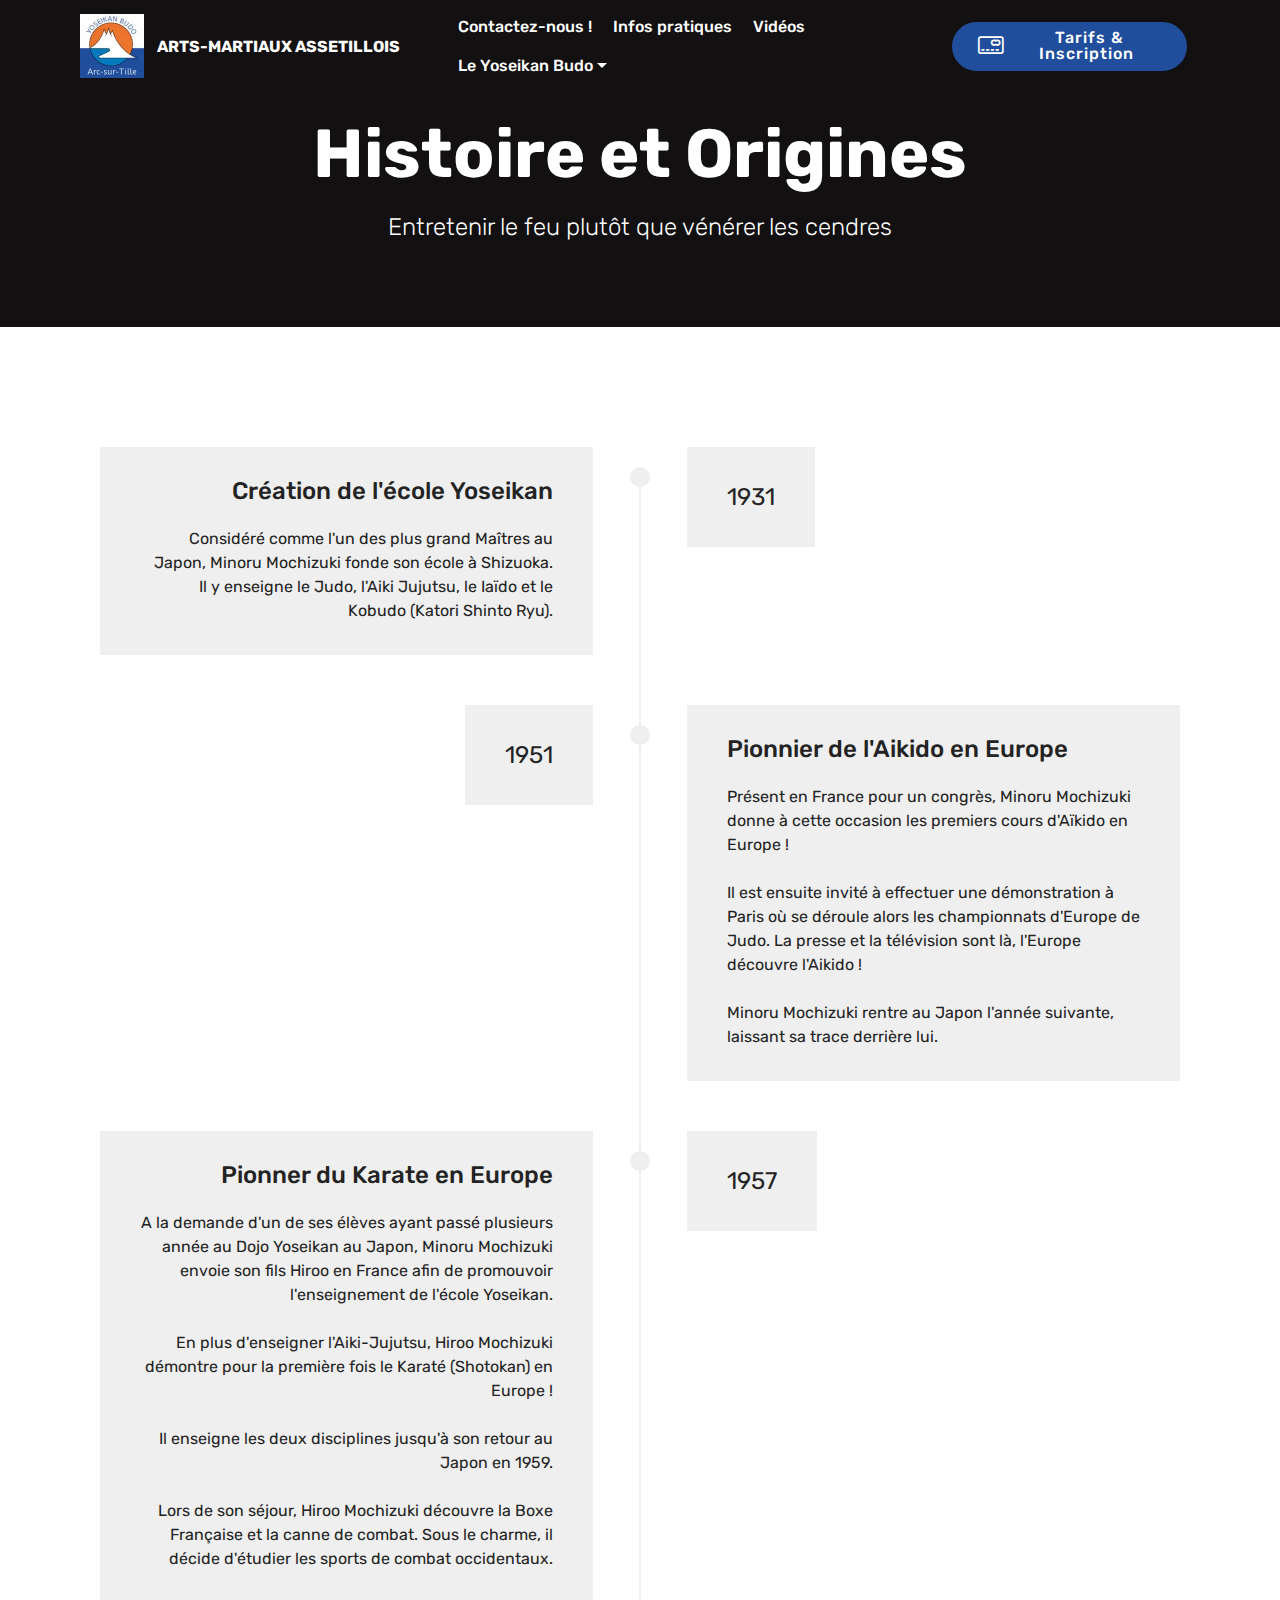
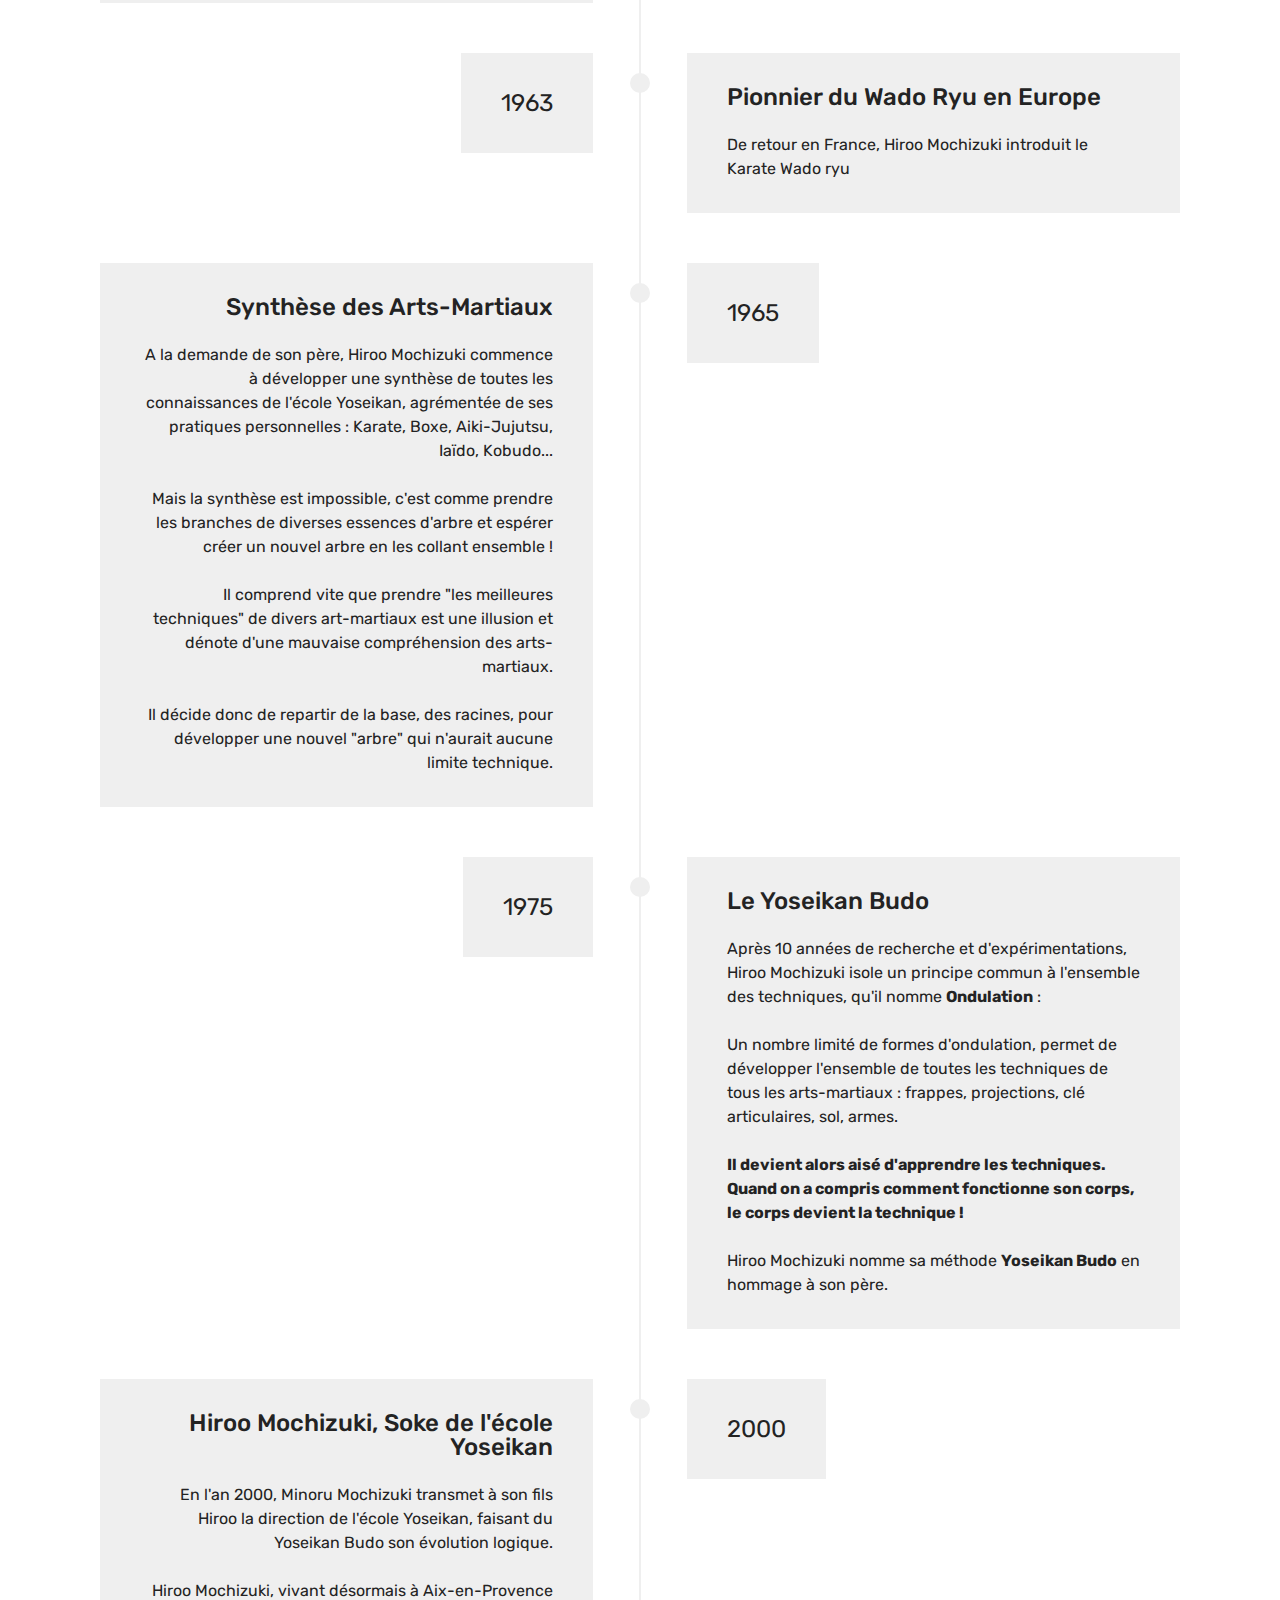
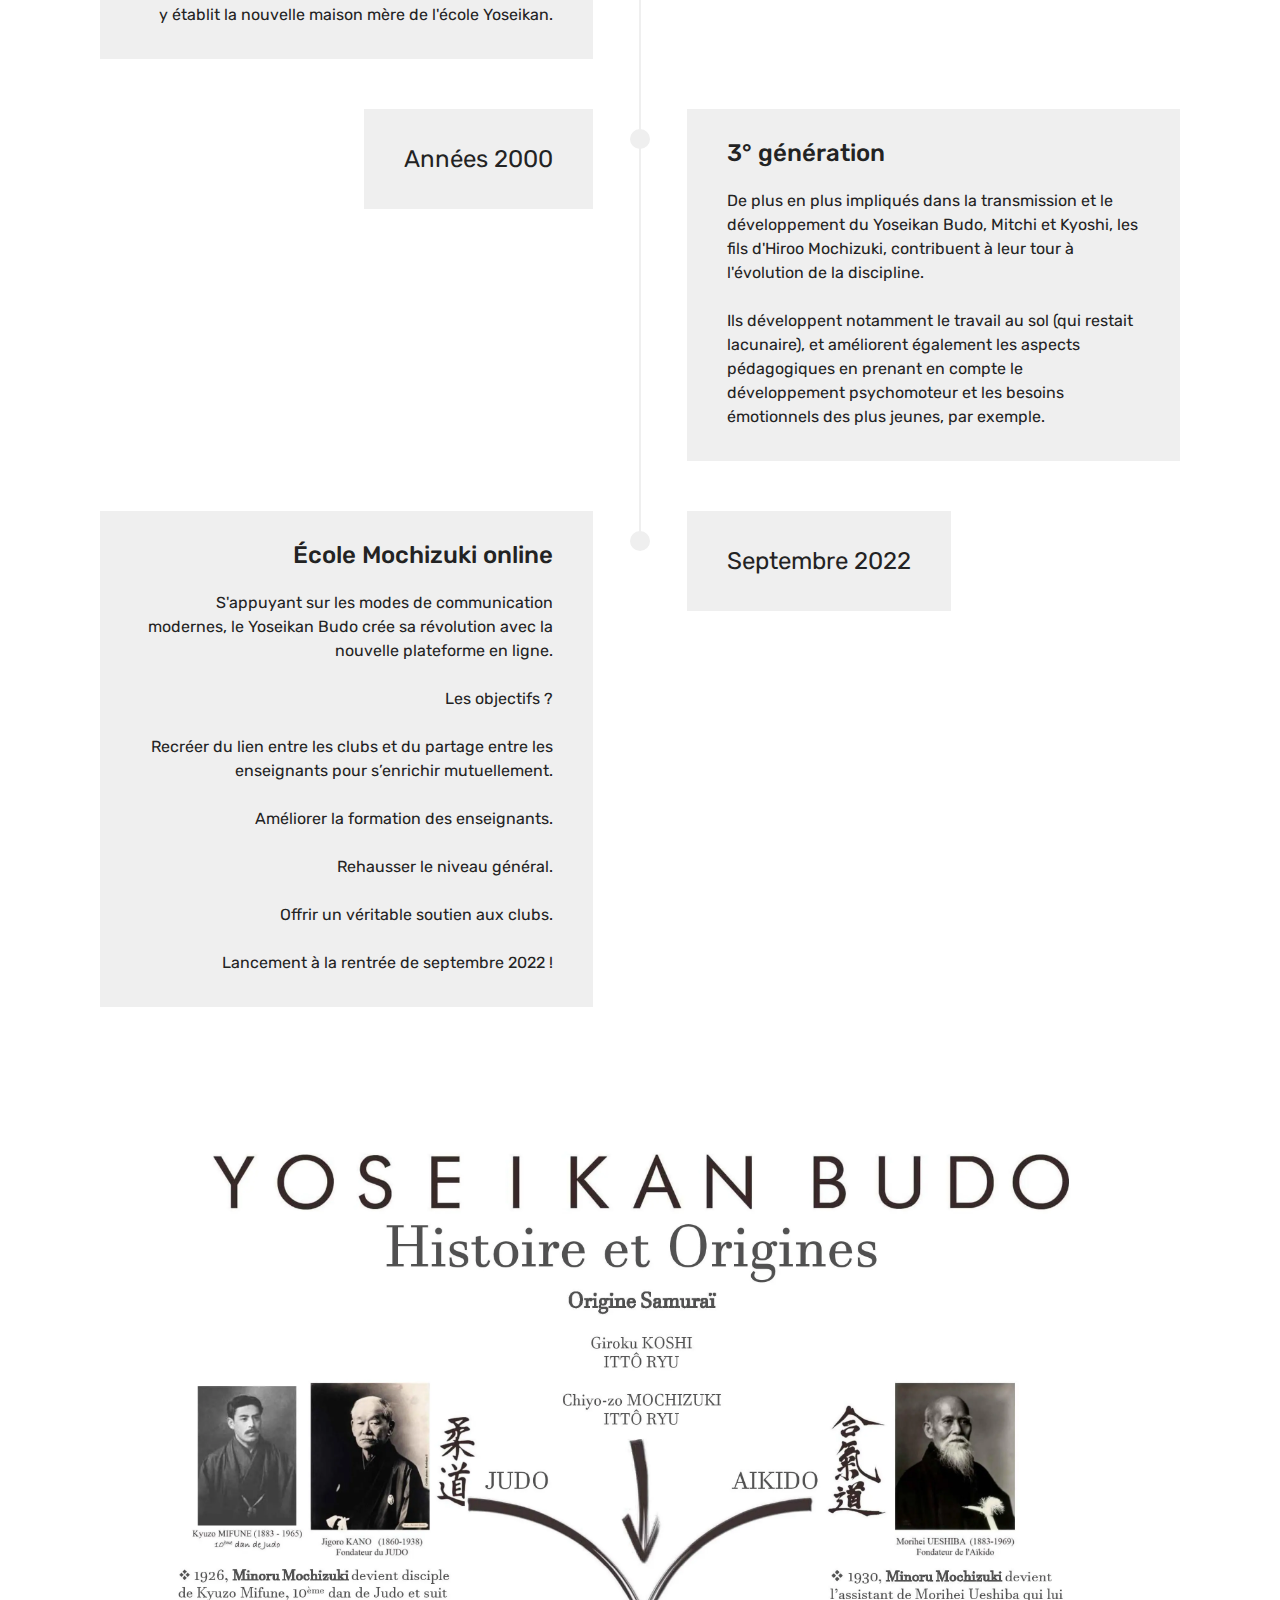
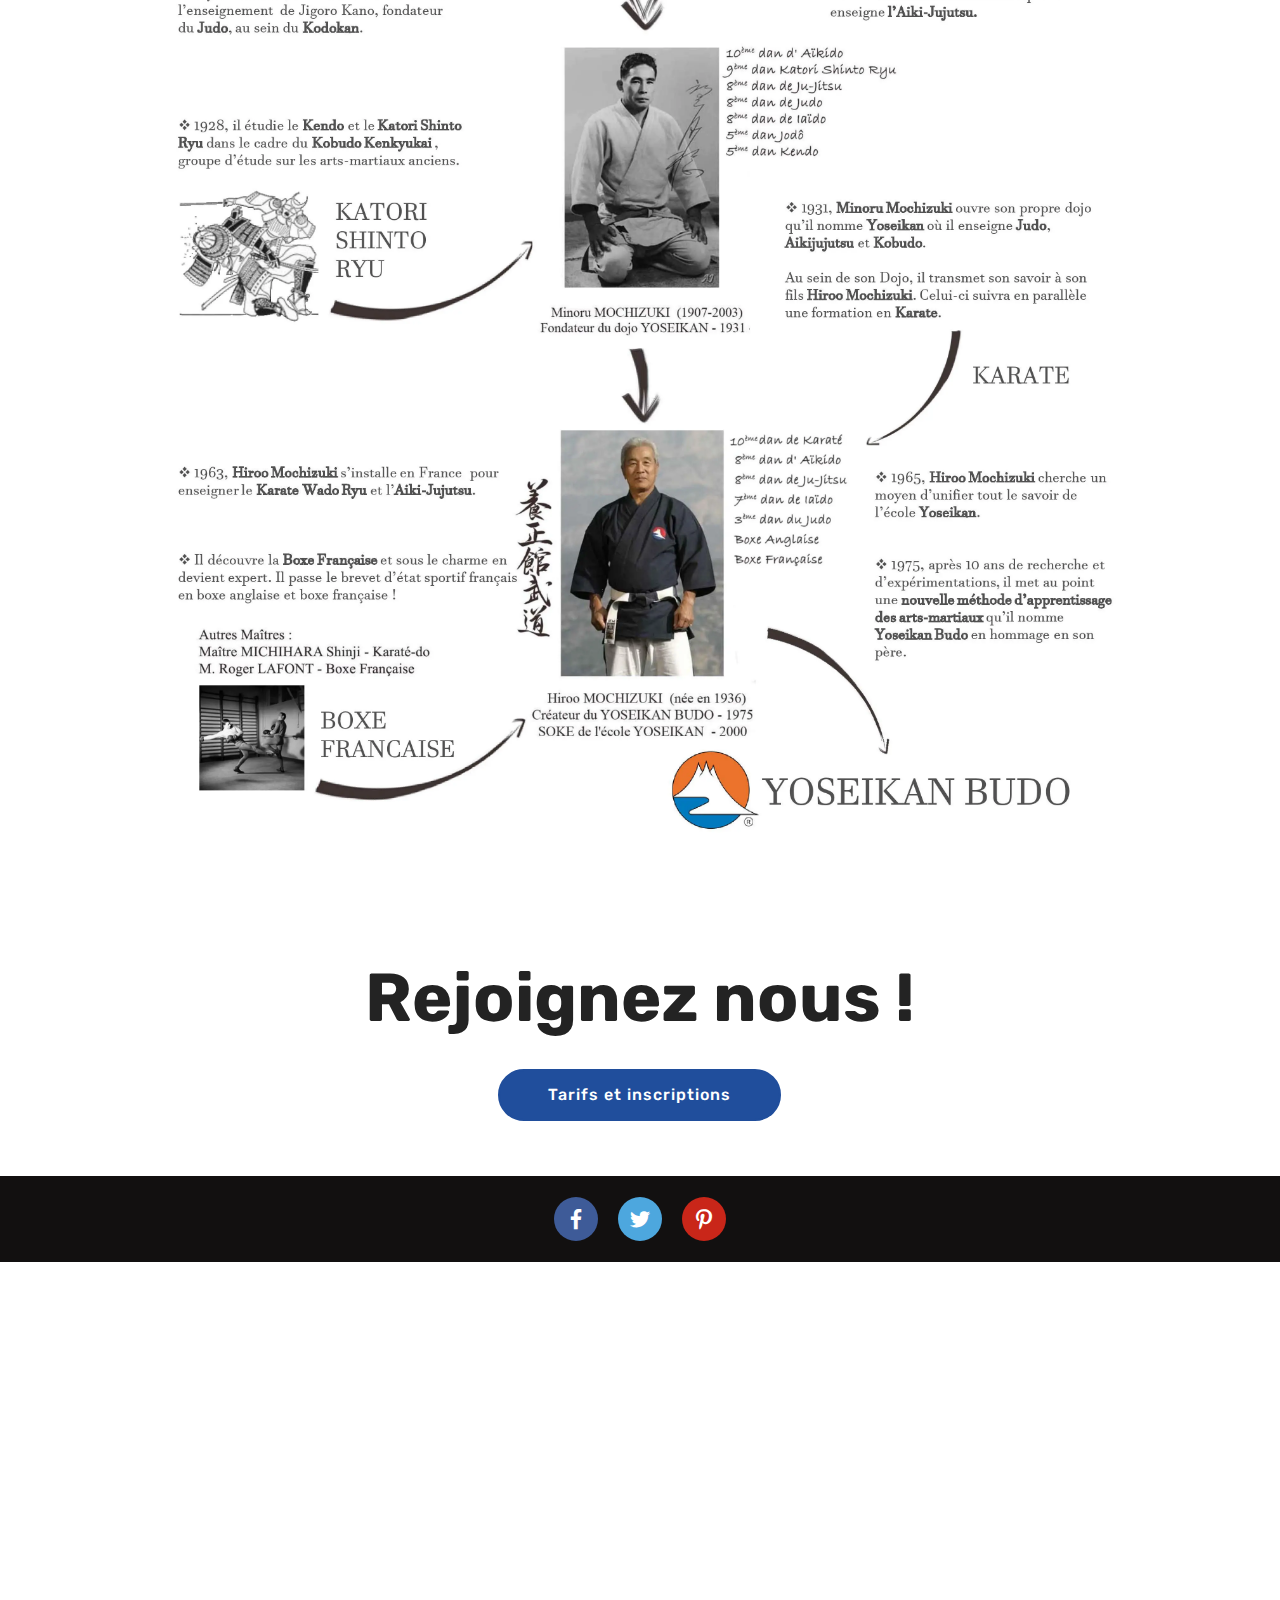
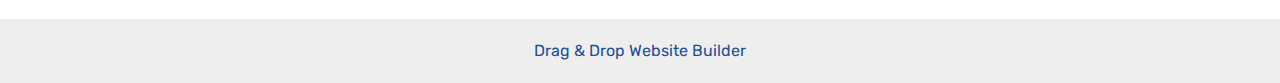
<file: yoseikan-budo-historique.html>
<!DOCTYPE html>
<html  >
<head>
  <!-- Site made with Mobirise Website Builder v5.9.18, https://mobirise.com -->
  <meta charset="UTF-8">
  <meta http-equiv="X-UA-Compatible" content="IE=edge">
  <meta name="generator" content="Mobirise v5.9.18, mobirise.com">
  <meta name="viewport" content="width=device-width, initial-scale=1, minimum-scale=1">
  <link rel="shortcut icon" href="assets/images/logo-yoseikan-budo-low-128x128.jpg" type="image/x-icon">
  <meta name="description" content="Historique du Yoseikan Budo. Des samurais à la modernité des sports de combat.">
  
  
  <title>Historique - Yoseikan Budo</title>
  <link rel="stylesheet" href="assets/web/assets/mobirise-icons-bold/mobirise-icons-bold.css">
  <link rel="stylesheet" href="assets/bootstrap/css/bootstrap.min.css">
  <link rel="stylesheet" href="assets/bootstrap/css/bootstrap-grid.min.css">
  <link rel="stylesheet" href="assets/bootstrap/css/bootstrap-reboot.min.css">
  <link rel="stylesheet" href="assets/tether/tether.min.css">
  <link rel="stylesheet" href="assets/dropdown/css/style.css">
  <link rel="stylesheet" href="assets/socicon/css/styles.css">
  <link rel="stylesheet" href="assets/theme/css/style.css">
  <link rel="preload" href="https://fonts.googleapis.com/css?family=Rubik:300,300i,400,400i,500,500i,700,700i,900,900i&display=swap" as="style" onload="this.onload=null;this.rel='stylesheet'">
  <noscript><link rel="stylesheet" href="https://fonts.googleapis.com/css?family=Rubik:300,300i,400,400i,500,500i,700,700i,900,900i&display=swap"></noscript>
  <link rel="preload" as="style" href="assets/mobirise/css/mbr-additional.css?v=8jaz2s"><link rel="stylesheet" href="assets/mobirise/css/mbr-additional.css?v=8jaz2s" type="text/css">

  
  
  
</head>
<body>
  
  <section class="menu cid-tbFhOtAKCj" once="menu" id="menu1-1a">

    

    <nav class="navbar navbar-expand beta-menu navbar-dropdown align-items-center navbar-fixed-top navbar-toggleable-sm">
        <button class="navbar-toggler navbar-toggler-right" type="button" data-toggle="collapse" data-target="#navbarSupportedContent" aria-controls="navbarSupportedContent" aria-expanded="false" aria-label="Toggle navigation">
            <div class="hamburger">
                <span></span>
                <span></span>
                <span></span>
                <span></span>
            </div>
        </button>
        <div class="menu-logo">
            <div class="navbar-brand">
                <span class="navbar-logo">
                    <a href="index.html">
                         <img src="assets/images/logo-yoseikan-budo-low-128x128.webp" alt="Yoseikan Budo Arc-sur-Tille" style="height: 4rem;">
                    </a>
                </span>
                <span class="navbar-caption-wrap"><a class="navbar-caption text-white text-primary display-4" href="index.html">ARTS-MARTIAUX ASSETILLOIS</a></span>
            </div>
        </div>
        <div class="collapse navbar-collapse" id="navbarSupportedContent">
            <ul class="navbar-nav nav-dropdown" data-app-modern-menu="true"><li class="nav-item"><a class="nav-link link text-white text-primary display-4" href="contact-yoseikan-budo-arc-sur-tille.html" aria-expanded="false">Contactez-nous !</a></li><li class="nav-item"><a class="nav-link link text-white text-primary display-4" href="infos-pratiques.html" aria-expanded="false">Infos pratiques</a></li><li class="nav-item"><a class="nav-link link text-white text-primary display-4" href="videos-yoseikan-budo.html" aria-expanded="false">Vidéos</a></li><li class="nav-item dropdown"><a class="nav-link link text-white text-primary dropdown-toggle display-4" href="#" aria-expanded="false" data-toggle="dropdown-submenu">Le Yoseikan Budo</a><div class="dropdown-menu"><a class="text-white text-primary dropdown-item display-4" href="yoseikan-budo.html" aria-expanded="false">C'est quoi le Yoseikan Budo ?</a><a class="text-white text-primary dropdown-item display-4" href="yoseikan-budo-historique.html" aria-expanded="false">Histoire et origines</a><a class="text-white text-primary dropdown-item display-4" href="symbolique-yoseikan-budo.html" aria-expanded="false">La symbolique</a><a class="text-white text-primary dropdown-item display-4" href="yoseikan-budo-ondulation.html" aria-expanded="false">L'ondulation</a></div></li></ul>
            <div class="navbar-buttons mbr-section-btn"><a class="btn btn-sm btn-primary display-4" href="adhésion.html"><span class="mbrib-credit-card mbr-iconfont mbr-iconfont-btn"></span>&nbsp;Tarifs &amp; Inscription</a></div>
        </div>
    </nav>
</section>

<section class="mbr-section content5 cid-tc3kXB5MjH" id="content5-2s">

    

    

    <div class="container">
        <div class="media-container-row">
            <div class="title col-12 col-md-8">
                <h2 class="align-center mbr-bold mbr-white pb-3 mbr-fonts-style display-1">Histoire et Origines</h2>
                <h3 class="mbr-section-subtitle align-center mbr-light mbr-white pb-3 mbr-fonts-style display-5">Entretenir le feu plutôt que vénérer les cendres</h3>
                
                
            </div>
        </div>
    </div>
</section>

<section class="timeline1 cid-tbFkwsrTMs" id="timeline1-1j">

    

    

    <div class="container align-center">
        
        

        <div class="container timelines-container" mbri-timelines="">
            <!--1-->
            <div class="row timeline-element reverse separline">
                 <div class="timeline-date-panel col-xs-12 col-md-6  align-left">         
                    <div class="time-line-date-content">
                        <p class="mbr-timeline-date mbr-fonts-style display-5">
                            1931</p>
                    </div>
                </div>
           <span class="iconBackground"></span>
            <div class="col-xs-12 col-md-6 align-right">
                <div class="timeline-text-content">
                    <h4 class="mbr-timeline-title pb-3 mbr-fonts-style display-5">
                        Création de l'école Yoseikan</h4>
                    <p class="mbr-timeline-text mbr-fonts-style display-7">Considéré comme l'un des plus grand Maîtres au Japon, Minoru Mochizuki fonde son école à Shizuoka.<br>Il y enseigne le Judo, l'Aiki Jujutsu, le Iaïdo et le Kobudo (Katori Shinto Ryu).</p>
                 </div>
            </div>
            </div>
            <!--2-->
            <div class="row timeline-element separline">
                <div class="timeline-date-panel col-xs-12 col-md-6 align-right">
                    <div class="time-line-date-content">
                        <p class="mbr-timeline-date mbr-fonts-style display-5">
                            1951</p>
                    </div>
                </div>
                <span class="iconBackground"></span>
                <div class="col-xs-12 col-md-6 align-left ">
                    <div class="timeline-text-content">
                        <h4 class="mbr-timeline-title pb-3 mbr-fonts-style display-5">
                            Pionnier de l'Aikido en Europe</h4>
                        <p class="mbr-timeline-text mbr-fonts-style display-7">Présent en France pour un congrès, Minoru Mochizuki donne à cette occasion les premiers cours d'Aïkido en Europe !<br><br>Il est ensuite invité à effectuer une démonstration à Paris où se déroule alors les championnats d'Europe de Judo. La presse et la télévision sont là, l'Europe découvre l'Aikido !<br><br>Minoru Mochizuki rentre au Japon l'année suivante, laissant sa trace derrière lui.</p>
                    </div>
                </div>
            </div>
            <!--3-->
            <div class="row timeline-element reverse separline">
                <div class="timeline-date-panel col-xs-12 col-md-6  align-left">
                    <div class="time-line-date-content">
                        <p class="mbr-timeline-date mbr-fonts-style display-5">
                            1957</p>
                    </div>
                </div>
                <span class="iconBackground"></span>
                <div class="col-xs-12 col-md-6 align-right">
                    <div class="timeline-text-content">
                        <h4 class="mbr-timeline-title pb-3 mbr-fonts-style display-5">
                            Pionner du Karate en Europe</h4>      
                        <p class="mbr-timeline-text mbr-fonts-style display-7">A la demande d'un de ses élèves ayant passé plusieurs année au Dojo Yoseikan au Japon, Minoru Mochizuki envoie son fils Hiroo en France afin de promouvoir l'enseignement de l'école Yoseikan.<br><br>En plus d'enseigner l'Aiki-Jujutsu, Hiroo Mochizuki démontre pour la première fois le Karaté (Shotokan) en Europe !<br><br>Il enseigne les deux disciplines jusqu'à son retour au Japon en 1959.<br><br>Lors de son séjour, Hiroo Mochizuki découvre la Boxe Française et la canne de combat. Sous le charme, il décide d'étudier les sports de combat occidentaux.</p>
                    </div>
                </div>
            </div>
            <!--4-->
            <div class="row timeline-element separline">
                <div class="timeline-date-panel col-xs-12 col-md-6 align-right">
                    <div class="time-line-date-content">
                        <p class="mbr-timeline-date mbr-fonts-style display-5">1963</p>
                    </div>
                </div>
                <span class="iconBackground"></span>
                <div class="col-xs-12 col-md-6 align-left ">
                    <div class="timeline-text-content">
                        <h4 class="mbr-timeline-title pb-3 mbr-fonts-style display-5">
                            Pionnier du Wado Ryu en Europe</h4>
                        <p class="mbr-timeline-text mbr-fonts-style display-7">
                            De retour en France, Hiroo Mochizuki introduit le Karate Wado ryu</p>
                    </div>
                </div>
            </div>
            <!--5-->
            <div class="row timeline-element reverse separline">
                <div class="timeline-date-panel col-xs-12 col-md-6  align-left">
                    <div class="time-line-date-content">
                        <p class="mbr-timeline-date mbr-fonts-style display-5">
                            1965</p>
                    </div>
                </div>
                <span class="iconBackground"></span>
                <div class="col-xs-12 col-md-6 align-right">
                    <div class="timeline-text-content">
                        <h4 class="mbr-timeline-title pb-3 mbr-fonts-style display-5">Synthèse des Arts-Martiaux</h4>
                        <p class="mbr-timeline-text mbr-fonts-style display-7">A la demande de son père, Hiroo Mochizuki commence à développer une synthèse de toutes les connaissances de l'école Yoseikan, agrémentée de ses pratiques personnelles : Karate, Boxe, Aiki-Jujutsu, Iaïdo, Kobudo...<br><br>Mais la synthèse est impossible, c'est comme prendre les branches de diverses essences d'arbre et espérer créer un nouvel arbre en les collant ensemble !<br><br>Il comprend vite que prendre "les meilleures techniques" de divers art-martiaux est une illusion et dénote d'une mauvaise compréhension des arts-martiaux.<br><br>Il décide donc de repartir de la base, des racines, pour développer une nouvel "arbre" qui n'aurait aucune limite technique.</p>
                    </div>
                </div>
            </div>
            <!--6-->
            <div class="row timeline-element separline">
                <div class="timeline-date-panel col-xs-12 col-md-6 align-right">
                    <div class="time-line-date-content">
                       <p class="mbr-timeline-date mbr-fonts-style display-5">
                            1975</p>
                    </div>
                </div>
                <span class="iconBackground"></span>
                <div class="col-xs-12 col-md-6 align-left ">
                    <div class="timeline-text-content">
                        <h4 class="mbr-timeline-title pb-3 mbr-fonts-style display-5">
                            Le Yoseikan Budo</h4>
                        <p class="mbr-timeline-text mbr-fonts-style display-7">
                            Après 10 années de recherche et d'expérimentations, Hiroo Mochizuki isole un principe commun à l'ensemble des techniques, qu'il nomme <strong>Ondulation</strong>&nbsp;:<br><br>Un nombre limité de formes d'ondulation, permet de développer l'ensemble de toutes les techniques de tous les arts-martiaux : frappes, projections, clé articulaires, sol, armes.<br><br><strong>Il devient alors aisé d'apprendre les techniques. Quand on a compris comment fonctionne son corps, le corps devient la technique !</strong><br><br>Hiroo Mochizuki nomme sa méthode <strong>Yoseikan Budo</strong> en hommage à son père.</p>
                    </div>
                </div>
            </div>
            <!--7-->
            <div class="row timeline-element reverse separline">
                <div class="timeline-date-panel col-xs-12 col-md-6  align-left">
                    <div class="time-line-date-content">
                        <p class="mbr-timeline-date mbr-fonts-style display-5">
                           2000</p>
                    </div>
                </div>
                <span class="iconBackground"></span>
                <div class="col-xs-12 col-md-6 align-right">
                    <div class="timeline-text-content">
                        <h4 class="mbr-timeline-title pb-3 mbr-fonts-style display-5">
                            Hiroo Mochizuki, Soke de l'école Yoseikan</h4>
                        <p class="mbr-timeline-text mbr-fonts-style display-7">En l'an 2000, Minoru Mochizuki transmet à son fils Hiroo la direction de l'école Yoseikan, faisant du Yoseikan Budo son évolution logique.<br><br>Hiroo Mochizuki, vivant désormais à Aix-en-Provence y établit la nouvelle maison mère de l'école Yoseikan.</p>
                    </div>
                </div>
            </div>
            <!--8-->
            <div class="row timeline-element separline">
                <div class="timeline-date-panel col-xs-12 col-md-6 align-right">
                    <div class="time-line-date-content">
                        <p class="mbr-timeline-date mbr-fonts-style display-5">
                           Années 2000</p>
                    </div>
                </div>
                <span class="iconBackground"></span>
                <div class="col-xs-12 col-md-6 align-left ">
                    <div class="timeline-text-content">
                        <h4 class="mbr-timeline-title pb-3 mbr-fonts-style display-5">
                            3° génération</h4>
                        <p class="mbr-timeline-text mbr-fonts-style display-7">
                            De plus en plus impliqués dans la transmission et le développement du Yoseikan Budo, Mitchi et Kyoshi, les fils d'Hiroo Mochizuki, contribuent à leur tour à l'évolution de la discipline.<br><br>Ils développent notamment le travail au sol (qui restait lacunaire), et améliorent également les aspects pédagogiques en prenant en compte le développement psychomoteur et les besoins émotionnels des plus jeunes, par exemple.</p>
                    </div>
                </div>
            </div>
            <!--9-->
            <div class="row timeline-element reverse">
                <div class="timeline-date-panel col-xs-12 col-md-6  align-left">
                    <div class="time-line-date-content">
                        <p class="mbr-timeline-date mbr-fonts-style display-5">Septembre 2022</p>
                    </div>
                </div>
                <span class="iconBackground"></span>
                <div class="col-xs-12 col-md-6 align-right">
                    <div class="timeline-text-content">
                        <h4 class="mbr-timeline-title pb-3 mbr-fonts-style display-5">École Mochizuki online</h4>

                        <p class="mbr-timeline-text mbr-fonts-style display-7">S'appuyant sur les modes de communication modernes, le Yoseikan Budo crée sa révolution avec la nouvelle plateforme en ligne.<br><br>Les objectifs ? <br><br>Recréer&nbsp;du lien entre les clubs et du partage entre les enseignants pour s’enrichir mutuellement.<br><br>Améliorer la formation des enseignants.<br><br>Rehausser le niveau général.<br><br>Offrir un véritable soutien aux clubs.<br><br> Lancement à la rentrée de septembre 2022 !</p>
                    </div>
                </div>
            </div>
            <!--10-->
            
            <!--11-->
            
            <!--12-->
            
        </div>
    </div>
</section>

<section class="cid-tbFiF260nB" id="image2-1i">

    

    <figure class="mbr-figure container">
        <div class="image-block" style="width: 90%;">
            <img src="assets/images/le-yoseikan-budo-une-histoire-3150x4200.webp" alt="Histoire du Yoseikan-Budo" title="">
            
        </div>
    </figure>
</section>

<section class="info1 cid-tcBAnE0sYZ" id="info1-43">
    

    
    
    <div class="align-center container-fluid">
        <div class="row justify-content-center">
            <div class="col-12 col-lg-8">
                <h3 class="mbr-section-title mb-4 mbr-fonts-style display-1">
                    <strong>Rejoignez nous !</strong></h3>
                
                <div class="mbr-section-btn"><a class="btn btn-primary display-4" href="adhésion.html">Tarifs et inscriptions</a></div>
            </div>
        </div>
    </div>
</section>

<section class="cid-tcBzM0Bf7C" id="social-buttons3-3y">
    
    

    

    <div class="container">
        <div class="media-container-row">
            <div class="col-md-8 align-center">
                
                <div>
                    <div class="mbr-social-likes">
                        <span class="btn btn-social socicon-bg-facebook facebook mx-2" title="Share link on Facebook">
                            <i class="socicon socicon-facebook"></i>
                        </span>
                        <span class="btn btn-social twitter socicon-bg-twitter mx-2" title="Share link on Twitter">
                            <i class="socicon socicon-twitter"></i>
                        </span>
                        
                        
                        <span class="btn btn-social pinterest socicon-bg-pinterest mx-2" title="Share link on Pinterest">
                            <i class="socicon socicon-pinterest"></i>
                        </span>
                        
                    </div>
                </div>
            </div>
        </div>
    </div>
</section>

<section class="cid-umEZtl5KRv mbr-reveal" id="footer1-5o">

    

    

    <div class="container">
        <div class="media-container-row content text-white">
            <div class="col-12 col-md-3">
                <div class="media-wrap">
                    <a href="https://www.yoseikanarcsurtille.fr/">
                        <img src="assets/images/logo-yoseikan-budo-low-128x128.webp" alt="Yoseikan Budo Arc-sur-Tille">
                    </a>
                </div>
            </div>
            <div class="col-12 col-md-3 mbr-fonts-style display-7">
                <h5 class="pb-3">
                    Adresse</h5>
                <p class="mbr-text">
                    Dojo Marc-Alexandre<br>Salle des sports Jean Picard<br>3 rue de la mairie<br>21560 Arc-Sur-Tille</p>
            </div>
            <div class="col-12 col-md-3 mbr-fonts-style display-7">
                <h5 class="pb-3">
                    Contact</h5>
                <p class="mbr-text">
                    Email: <a href="mailto:sensei@yoseikanarcsurtille.fr" class="text-primary">sensei@yoseikanarcsurtille.fr</a><br><br></p>
            </div>
            <div class="col-12 col-md-3 mbr-fonts-style display-7">
                <h5 class="pb-3">
                    Liens</h5>
                <p class="mbr-text"><a href="https://www.facebook.com/yoseikan21" class="text-primary" target="_blank">Facebook&nbsp;</a><br><a href="https://www.instagram.com/yoseikanbudo21/" class="text-primary" target="_blank">Instagram</a><br><a href="https://www.tiktok.com/@yoseikan.budo21" class="text-primary" target="_blank">TikTok</a><br><a href="http://ecole-mochizuki.online/fiche_club.php?club_id=730" class="text-primary" target="_blank">École Mochizuki</a></p>
            </div>
        </div>
        <div class="footer-lower">
            <div class="media-container-row">
                <div class="col-sm-12">
                    <hr>
                </div>
            </div>
            <div class="media-container-row mbr-white">
                <div class="col-sm-6 copyright">
                    <p class="mbr-text mbr-fonts-style display-7"><a href="documents.html" class="text-white">Documents</a></p>
                </div>
                <div class="col-md-6">
                    <div class="social-list align-right">
                        <div class="soc-item">
                            <a href="https://www.facebook.com/yoseikan21" target="_blank">
                                <span class="mbr-iconfont mbr-iconfont-social socicon-facebook socicon"></span>
                            </a>
                        </div>
                        <div class="soc-item">
                            <a href="https://www.instagram.com/yoseikanbudo21/" target="_blank">
                                <span class="mbr-iconfont mbr-iconfont-social socicon-instagram socicon"></span>
                            </a>
                        </div>
                        <div class="soc-item">
                            <a href="https://www.youtube.com/channel/UCpSYVOd1HB7Z7-HdNP9P4Tg" target="_blank">
                                <span class="mbr-iconfont mbr-iconfont-social socicon-youtube socicon"></span>
                            </a>
                        </div>
                        <div class="soc-item">
                            <a href="http://www.yoseikanarcsurtille.fr/" target="_blank">
                                <span class="mbr-iconfont mbr-iconfont-social socicon-internet socicon"></span>
                            </a>
                        </div>
                        <div class="soc-item">
                            <a href="https://www.tiktok.com/@yoseikan.budo21" target="_blank">
                                <span class="mbr-iconfont mbr-iconfont-social socicon-tiktok socicon"></span>
                            </a>
                        </div>
                        
                    </div>
                </div>
            </div>
        </div>
    </div>
</section><section class="display-7" style="padding: 0;align-items: center;justify-content: center;flex-wrap: wrap;    align-content: center;display: flex;position: relative;height: 4rem;"><a href="https://mobiri.se/1979282" style="flex: 1 1;height: 4rem;position: absolute;width: 100%;z-index: 1;"><img alt="" style="height: 4rem;" src="[data-uri]"></a><p style="margin: 0;text-align: center;" class="display-7">&#8204;</p><a style="z-index:1" href="https://mobirise.com/drag-drop-website-builder.html">Drag & Drop Website Builder</a></section><script src="assets/popper/popper.min.js"></script>  <script src="assets/web/assets/jquery/jquery.min.js"></script>  <script src="assets/bootstrap/js/bootstrap.min.js"></script>  <script src="assets/tether/tether.min.js"></script>  <script src="assets/smoothscroll/smooth-scroll.js"></script>  <script src="assets/dropdown/js/nav-dropdown.js"></script>  <script src="assets/dropdown/js/navbar-dropdown.js"></script>  <script src="assets/touchswipe/jquery.touch-swipe.min.js"></script>  <script src="assets/sociallikes/social-likes.js"></script>  <script src="assets/theme/js/script.js"></script>  
  
  
 <div id="scrollToTop" class="scrollToTop mbr-arrow-up"><a style="text-align: center;"><i class="mbr-arrow-up-icon mbr-arrow-up-icon-cm cm-icon cm-icon-smallarrow-up"></i></a></div>
  </body>
</html>
</file>
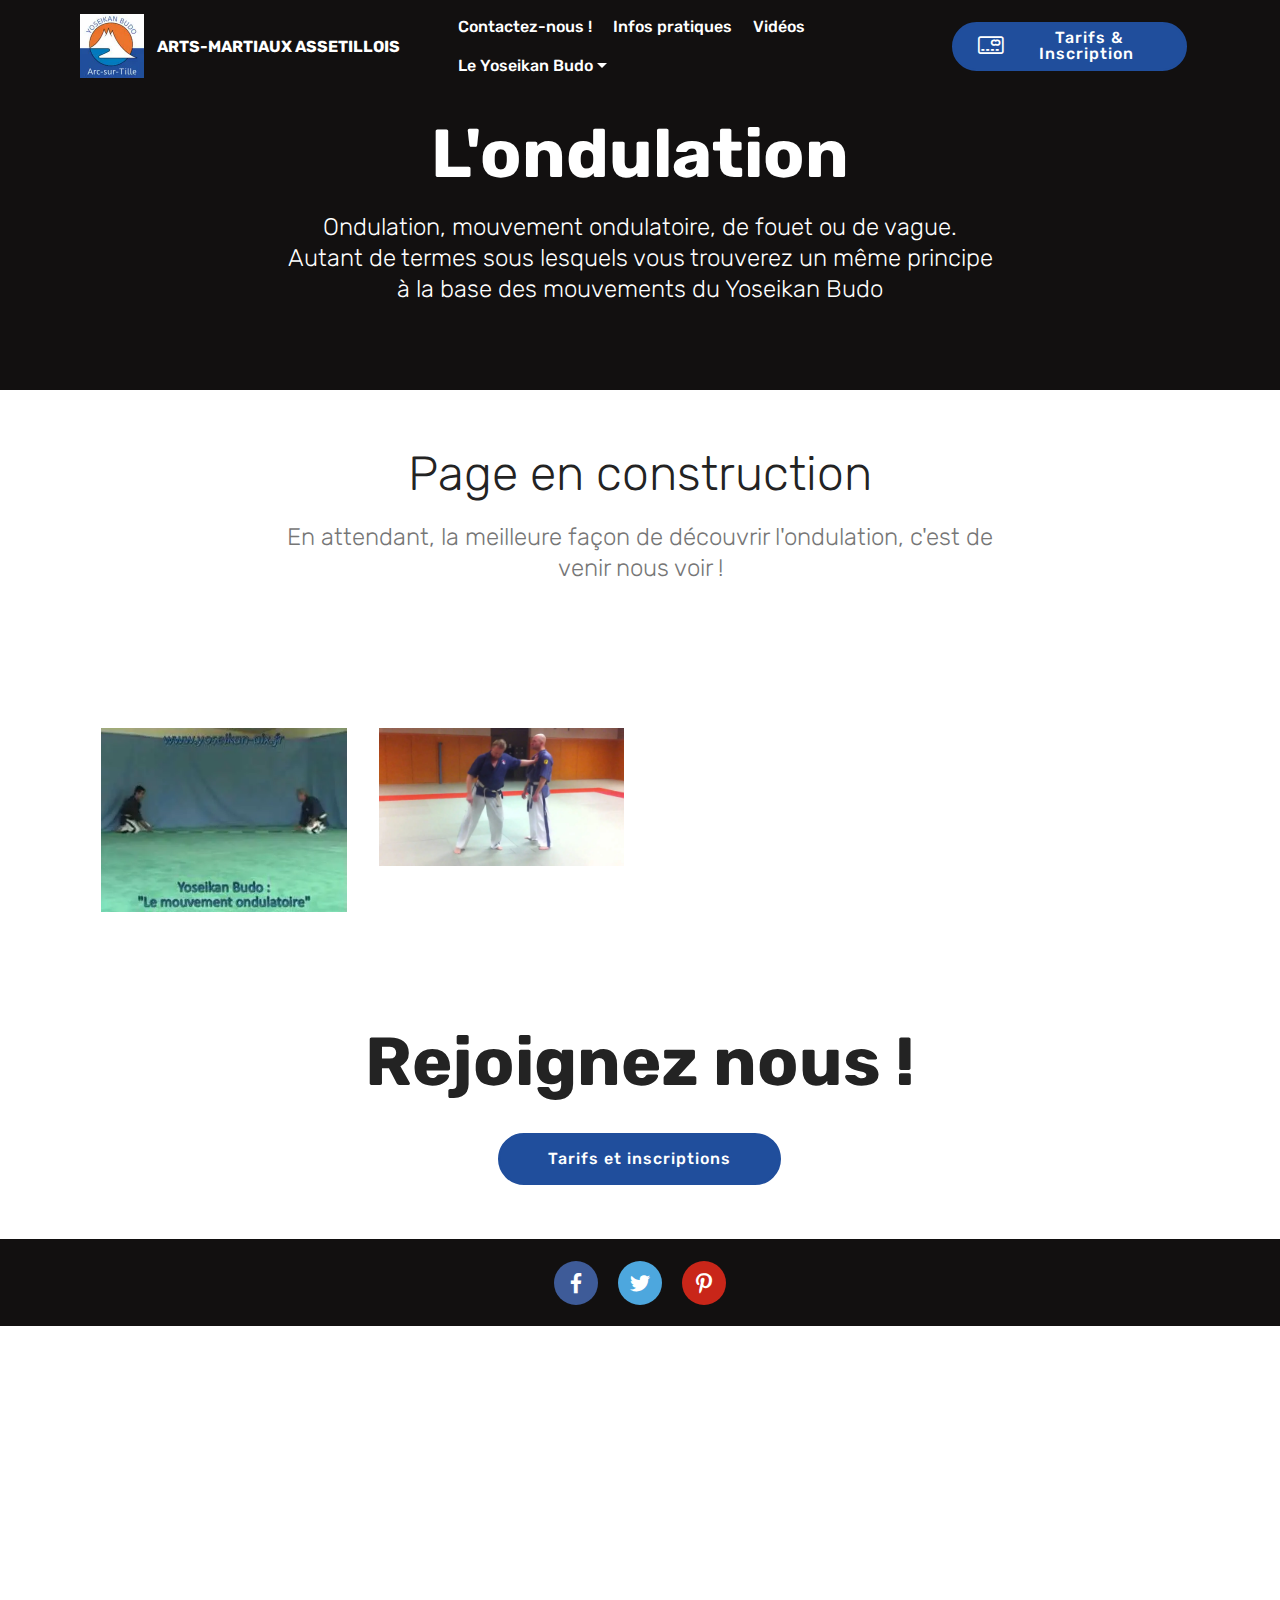
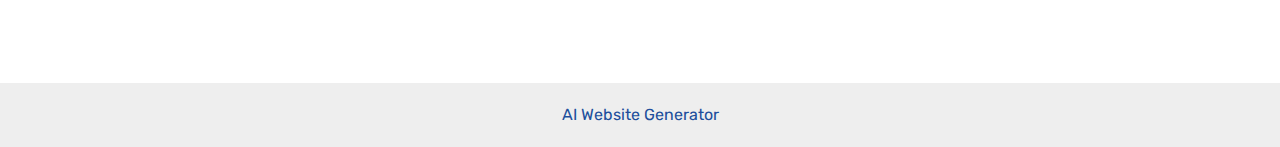
<file: yoseikan-budo-ondulation.html>
<!DOCTYPE html>
<html  >
<head>
  <!-- Site made with Mobirise Website Builder v5.9.18, https://mobirise.com -->
  <meta charset="UTF-8">
  <meta http-equiv="X-UA-Compatible" content="IE=edge">
  <meta name="generator" content="Mobirise v5.9.18, mobirise.com">
  <meta name="viewport" content="width=device-width, initial-scale=1, minimum-scale=1">
  <link rel="shortcut icon" href="assets/images/logo-yoseikan-budo-low-128x128.jpg" type="image/x-icon">
  <meta name="description" content="Toutes les techniques du Yoseikan Budo reposent sur un principe corporel commun : l'ondulation.">
  
  
  <title>L'ondulation</title>
  <link rel="stylesheet" href="assets/web/assets/mobirise-icons-bold/mobirise-icons-bold.css">
  <link rel="stylesheet" href="assets/web/assets/mobirise-icons/mobirise-icons.css">
  <link rel="stylesheet" href="assets/bootstrap/css/bootstrap.min.css">
  <link rel="stylesheet" href="assets/bootstrap/css/bootstrap-grid.min.css">
  <link rel="stylesheet" href="assets/bootstrap/css/bootstrap-reboot.min.css">
  <link rel="stylesheet" href="assets/tether/tether.min.css">
  <link rel="stylesheet" href="assets/dropdown/css/style.css">
  <link rel="stylesheet" href="assets/socicon/css/styles.css">
  <link rel="stylesheet" href="assets/theme/css/style.css">
  <link rel="stylesheet" href="assets/gallery/style.css">
  <link rel="preload" href="https://fonts.googleapis.com/css?family=Rubik:300,300i,400,400i,500,500i,700,700i,900,900i&display=swap" as="style" onload="this.onload=null;this.rel='stylesheet'">
  <noscript><link rel="stylesheet" href="https://fonts.googleapis.com/css?family=Rubik:300,300i,400,400i,500,500i,700,700i,900,900i&display=swap"></noscript>
  <link rel="preload" as="style" href="assets/mobirise/css/mbr-additional.css?v=PKQ2yg"><link rel="stylesheet" href="assets/mobirise/css/mbr-additional.css?v=PKQ2yg" type="text/css">

  
  
  
</head>
<body>
  
  <section class="menu cid-tbVjMUR3gX" once="menu" id="menu1-21">

    

    <nav class="navbar navbar-expand beta-menu navbar-dropdown align-items-center navbar-fixed-top navbar-toggleable-sm">
        <button class="navbar-toggler navbar-toggler-right" type="button" data-toggle="collapse" data-target="#navbarSupportedContent" aria-controls="navbarSupportedContent" aria-expanded="false" aria-label="Toggle navigation">
            <div class="hamburger">
                <span></span>
                <span></span>
                <span></span>
                <span></span>
            </div>
        </button>
        <div class="menu-logo">
            <div class="navbar-brand">
                <span class="navbar-logo">
                    <a href="index.html">
                         <img src="assets/images/logo-yoseikan-budo-low-128x128.webp" alt="Yoseikan Budo Arc-sur-Tille" style="height: 4rem;">
                    </a>
                </span>
                <span class="navbar-caption-wrap"><a class="navbar-caption text-white text-primary display-4" href="index.html">ARTS-MARTIAUX ASSETILLOIS</a></span>
            </div>
        </div>
        <div class="collapse navbar-collapse" id="navbarSupportedContent">
            <ul class="navbar-nav nav-dropdown" data-app-modern-menu="true"><li class="nav-item"><a class="nav-link link text-white text-primary display-4" href="contact-yoseikan-budo-arc-sur-tille.html" aria-expanded="false">Contactez-nous !</a></li><li class="nav-item"><a class="nav-link link text-white text-primary display-4" href="infos-pratiques.html" aria-expanded="false">Infos pratiques</a></li><li class="nav-item"><a class="nav-link link text-white text-primary display-4" href="videos-yoseikan-budo.html" aria-expanded="false">Vidéos</a></li><li class="nav-item dropdown"><a class="nav-link link text-white text-primary dropdown-toggle display-4" href="#" aria-expanded="false" data-toggle="dropdown-submenu">Le Yoseikan Budo</a><div class="dropdown-menu"><a class="text-white text-primary dropdown-item display-4" href="yoseikan-budo.html" aria-expanded="false">C'est quoi le Yoseikan Budo ?</a><a class="text-white text-primary dropdown-item display-4" href="yoseikan-budo-historique.html" aria-expanded="false">Histoire et origines</a><a class="text-white text-primary dropdown-item display-4" href="symbolique-yoseikan-budo.html" aria-expanded="false">La symbolique</a><a class="text-white text-primary dropdown-item display-4" href="yoseikan-budo-ondulation.html" aria-expanded="false">L'ondulation</a></div></li></ul>
            <div class="navbar-buttons mbr-section-btn"><a class="btn btn-sm btn-primary display-4" href="adhésion.html"><span class="mbrib-credit-card mbr-iconfont mbr-iconfont-btn"></span>&nbsp;Tarifs &amp; Inscription</a></div>
        </div>
    </nav>
</section>

<section class="mbr-section content5 cid-tbXmK2BvYX" id="content5-2q">

    

    

    <div class="container">
        <div class="media-container-row">
            <div class="title col-12 col-md-8">
                <h2 class="align-center mbr-bold mbr-white pb-3 mbr-fonts-style display-1">L'ondulation</h2>
                <h3 class="mbr-section-subtitle align-center mbr-light mbr-white pb-3 mbr-fonts-style display-5">Ondulation, mouvement ondulatoire, de fouet ou de vague.
<div>Autant de termes sous lesquels vous trouverez un même principe à la base des mouvements du Yoseikan Budo</div></h3>
                
                
            </div>
        </div>
    </div>
</section>

<section class="mbr-section content4 cid-tceRvk7X9X" id="content4-3c">

    

    <div class="container">
        <div class="media-container-row">
            <div class="title col-12 col-md-8">
                <h2 class="align-center pb-3 mbr-fonts-style display-2">
                    Page en construction</h2>
                <h3 class="mbr-section-subtitle align-center mbr-light mbr-fonts-style display-5">
                    En attendant, la meilleure façon de découvrir l'ondulation, c'est de venir nous voir !</h3>
                
            </div>
        </div>
    </div>
</section>

<section class="mbr-gallery mbr-slider-carousel cid-tcBysGSMGN" id="gallery1-3u">

    

    <div class="container">
        <div><!-- Filter --><!-- Gallery --><div class="mbr-gallery-row"><div class="mbr-gallery-layout-default"><div><div><div class="mbr-gallery-item mbr-gallery-item--p2 video-slide" data-video-url="https://www.youtube.com/watch?v=A1mKbSo7h_c" data-tags="Awesome"><div href="#lb-gallery1-3u" data-slide-to="0" data-bs-slide-to="0" data-toggle="modal" data-bs-toggle="modal"><div></div><img alt="" src="assets/images/mobirise2022625-857302022-6-1-14-50-41.webp"><span class="icon-video"></span></div></div><div class="mbr-gallery-item mbr-gallery-item--p2 video-slide" data-video-url="https://www.youtube.com/watch?v=KZv9FIS8sL4" data-tags="Awesome"><div href="#lb-gallery1-3u" data-slide-to="1" data-bs-slide-to="1" data-toggle="modal" data-bs-toggle="modal"><div></div><img alt="" src="assets/images/mobirise2022625-857302022-6-1-14-49-59.webp"><span class="icon-video"></span></div></div></div></div><div class="clearfix"></div></div></div><!-- Lightbox --><div data-app-prevent-settings="" class="mbr-slider modal fade carousel slide" tabindex="-1" data-keyboard="true" data-bs-keyboard="true" data-interval="false" data-bs-interval="false" id="lb-gallery1-3u"><div class="modal-dialog"><div class="modal-content"><div class="modal-body"><div class="carousel-inner"><div class="carousel-item video-container"><img src="assets/images/gallery00.webp" alt="" title=""></div><div class="carousel-item active video-container"><img src="assets/images/logo-yoseikan-budo-low-128x128.webp" alt="" title=""></div></div><a class="carousel-control carousel-control-prev" role="button" data-slide="prev" data-bs-slide="prev" href="#lb-gallery1-3u"><span class="mbri-left mbr-iconfont" aria-hidden="true"></span><span class="sr-only visually-hidden">Previous</span></a><a class="carousel-control carousel-control-next" role="button" data-slide="next" data-bs-slide="next" href="#lb-gallery1-3u"><span class="mbri-right mbr-iconfont" aria-hidden="true"></span><span class="sr-only visually-hidden">Next</span></a><a class="close" href="#" role="button" data-dismiss="modal" data-bs-dismiss="modal"><span class="sr-only visually-hidden">Close</span></a></div></div></div></div></div>
    </div>

</section>

<section class="info1 cid-tcBABHL6Qt" id="info1-45">
    

    
    
    <div class="align-center container-fluid">
        <div class="row justify-content-center">
            <div class="col-12 col-lg-8">
                <h3 class="mbr-section-title mb-4 mbr-fonts-style display-1">
                    <strong>Rejoignez nous !</strong></h3>
                
                <div class="mbr-section-btn"><a class="btn btn-primary display-4" href="adhésion.html">Tarifs et inscriptions</a></div>
            </div>
        </div>
    </div>
</section>

<section class="cid-tbVjMWpDnw" id="social-buttons3-27">
    
    

    

    <div class="container">
        <div class="media-container-row">
            <div class="col-md-8 align-center">
                
                <div>
                    <div class="mbr-social-likes">
                        <span class="btn btn-social socicon-bg-facebook facebook mx-2" title="Share link on Facebook">
                            <i class="socicon socicon-facebook"></i>
                        </span>
                        <span class="btn btn-social twitter socicon-bg-twitter mx-2" title="Share link on Twitter">
                            <i class="socicon socicon-twitter"></i>
                        </span>
                        
                        
                        <span class="btn btn-social pinterest socicon-bg-pinterest mx-2" title="Share link on Pinterest">
                            <i class="socicon socicon-pinterest"></i>
                        </span>
                        
                    </div>
                </div>
            </div>
        </div>
    </div>
</section>

<section class="cid-umEZFbwMkl mbr-reveal" id="footer1-5q">

    

    

    <div class="container">
        <div class="media-container-row content text-white">
            <div class="col-12 col-md-3">
                <div class="media-wrap">
                    <a href="https://www.yoseikanarcsurtille.fr/">
                        <img src="assets/images/logo-yoseikan-budo-low-128x128.webp" alt="Yoseikan Budo Arc-sur-Tille">
                    </a>
                </div>
            </div>
            <div class="col-12 col-md-3 mbr-fonts-style display-7">
                <h5 class="pb-3">
                    Adresse</h5>
                <p class="mbr-text">
                    Dojo Marc-Alexandre<br>Salle des sports Jean Picard<br>3 rue de la mairie<br>21560 Arc-Sur-Tille</p>
            </div>
            <div class="col-12 col-md-3 mbr-fonts-style display-7">
                <h5 class="pb-3">
                    Contact</h5>
                <p class="mbr-text">
                    Email: <a href="mailto:sensei@yoseikanarcsurtille.fr" class="text-primary">sensei@yoseikanarcsurtille.fr</a><br><br></p>
            </div>
            <div class="col-12 col-md-3 mbr-fonts-style display-7">
                <h5 class="pb-3">
                    Liens</h5>
                <p class="mbr-text"><a href="https://www.facebook.com/yoseikan21" class="text-primary" target="_blank">Facebook&nbsp;</a><br><a href="https://www.instagram.com/yoseikanbudo21/" class="text-primary" target="_blank">Instagram</a><br><a href="https://www.tiktok.com/@yoseikan.budo21" class="text-primary" target="_blank">TikTok</a><br><a href="http://ecole-mochizuki.online/fiche_club.php?club_id=730" class="text-primary" target="_blank">École Mochizuki</a></p>
            </div>
        </div>
        <div class="footer-lower">
            <div class="media-container-row">
                <div class="col-sm-12">
                    <hr>
                </div>
            </div>
            <div class="media-container-row mbr-white">
                <div class="col-sm-6 copyright">
                    <p class="mbr-text mbr-fonts-style display-7"><a href="documents.html" class="text-white">Documents</a></p>
                </div>
                <div class="col-md-6">
                    <div class="social-list align-right">
                        <div class="soc-item">
                            <a href="https://www.facebook.com/yoseikan21" target="_blank">
                                <span class="mbr-iconfont mbr-iconfont-social socicon-facebook socicon"></span>
                            </a>
                        </div>
                        <div class="soc-item">
                            <a href="https://www.instagram.com/yoseikanbudo21/" target="_blank">
                                <span class="mbr-iconfont mbr-iconfont-social socicon-instagram socicon"></span>
                            </a>
                        </div>
                        <div class="soc-item">
                            <a href="https://www.youtube.com/channel/UCpSYVOd1HB7Z7-HdNP9P4Tg" target="_blank">
                                <span class="mbr-iconfont mbr-iconfont-social socicon-youtube socicon"></span>
                            </a>
                        </div>
                        <div class="soc-item">
                            <a href="http://www.yoseikanarcsurtille.fr/" target="_blank">
                                <span class="mbr-iconfont mbr-iconfont-social socicon-internet socicon"></span>
                            </a>
                        </div>
                        <div class="soc-item">
                            <a href="https://www.tiktok.com/@yoseikan.budo21" target="_blank">
                                <span class="mbr-iconfont mbr-iconfont-social socicon-tiktok socicon"></span>
                            </a>
                        </div>
                        
                    </div>
                </div>
            </div>
        </div>
    </div>
</section><section class="display-7" style="padding: 0;align-items: center;justify-content: center;flex-wrap: wrap;    align-content: center;display: flex;position: relative;height: 4rem;"><a href="https://mobiri.se/1979282" style="flex: 1 1;height: 4rem;position: absolute;width: 100%;z-index: 1;"><img alt="" style="height: 4rem;" src="[data-uri]"></a><p style="margin: 0;text-align: center;" class="display-7">&#8204;</p><a style="z-index:1" href="https://mobirise.com/builder/ai-website-generator.html">AI Website Generator</a></section><script src="assets/popper/popper.min.js"></script>  <script src="assets/web/assets/jquery/jquery.min.js"></script>  <script src="assets/bootstrap/js/bootstrap.min.js"></script>  <script src="assets/tether/tether.min.js"></script>  <script src="assets/smoothscroll/smooth-scroll.js"></script>  <script src="assets/dropdown/js/nav-dropdown.js"></script>  <script src="assets/dropdown/js/navbar-dropdown.js"></script>  <script src="assets/touchswipe/jquery.touch-swipe.min.js"></script>  <script src="assets/masonry/masonry.pkgd.min.js"></script>  <script src="assets/imagesloaded/imagesloaded.pkgd.min.js"></script>  <script src="assets/bootstrapcarouselswipe/bootstrap-carousel-swipe.js"></script>  <script src="assets/vimeoplayer/jquery.mb.vimeo_player.js"></script>  <script src="assets/sociallikes/social-likes.js"></script>  <script src="assets/theme/js/script.js"></script>  <script src="assets/gallery/player.min.js"></script>  <script src="assets/gallery/script.js"></script>  <script src="assets/slidervideo/script.js"></script>  
  
  
 <div id="scrollToTop" class="scrollToTop mbr-arrow-up"><a style="text-align: center;"><i class="mbr-arrow-up-icon mbr-arrow-up-icon-cm cm-icon cm-icon-smallarrow-up"></i></a></div>
  </body>
</html>
</file>
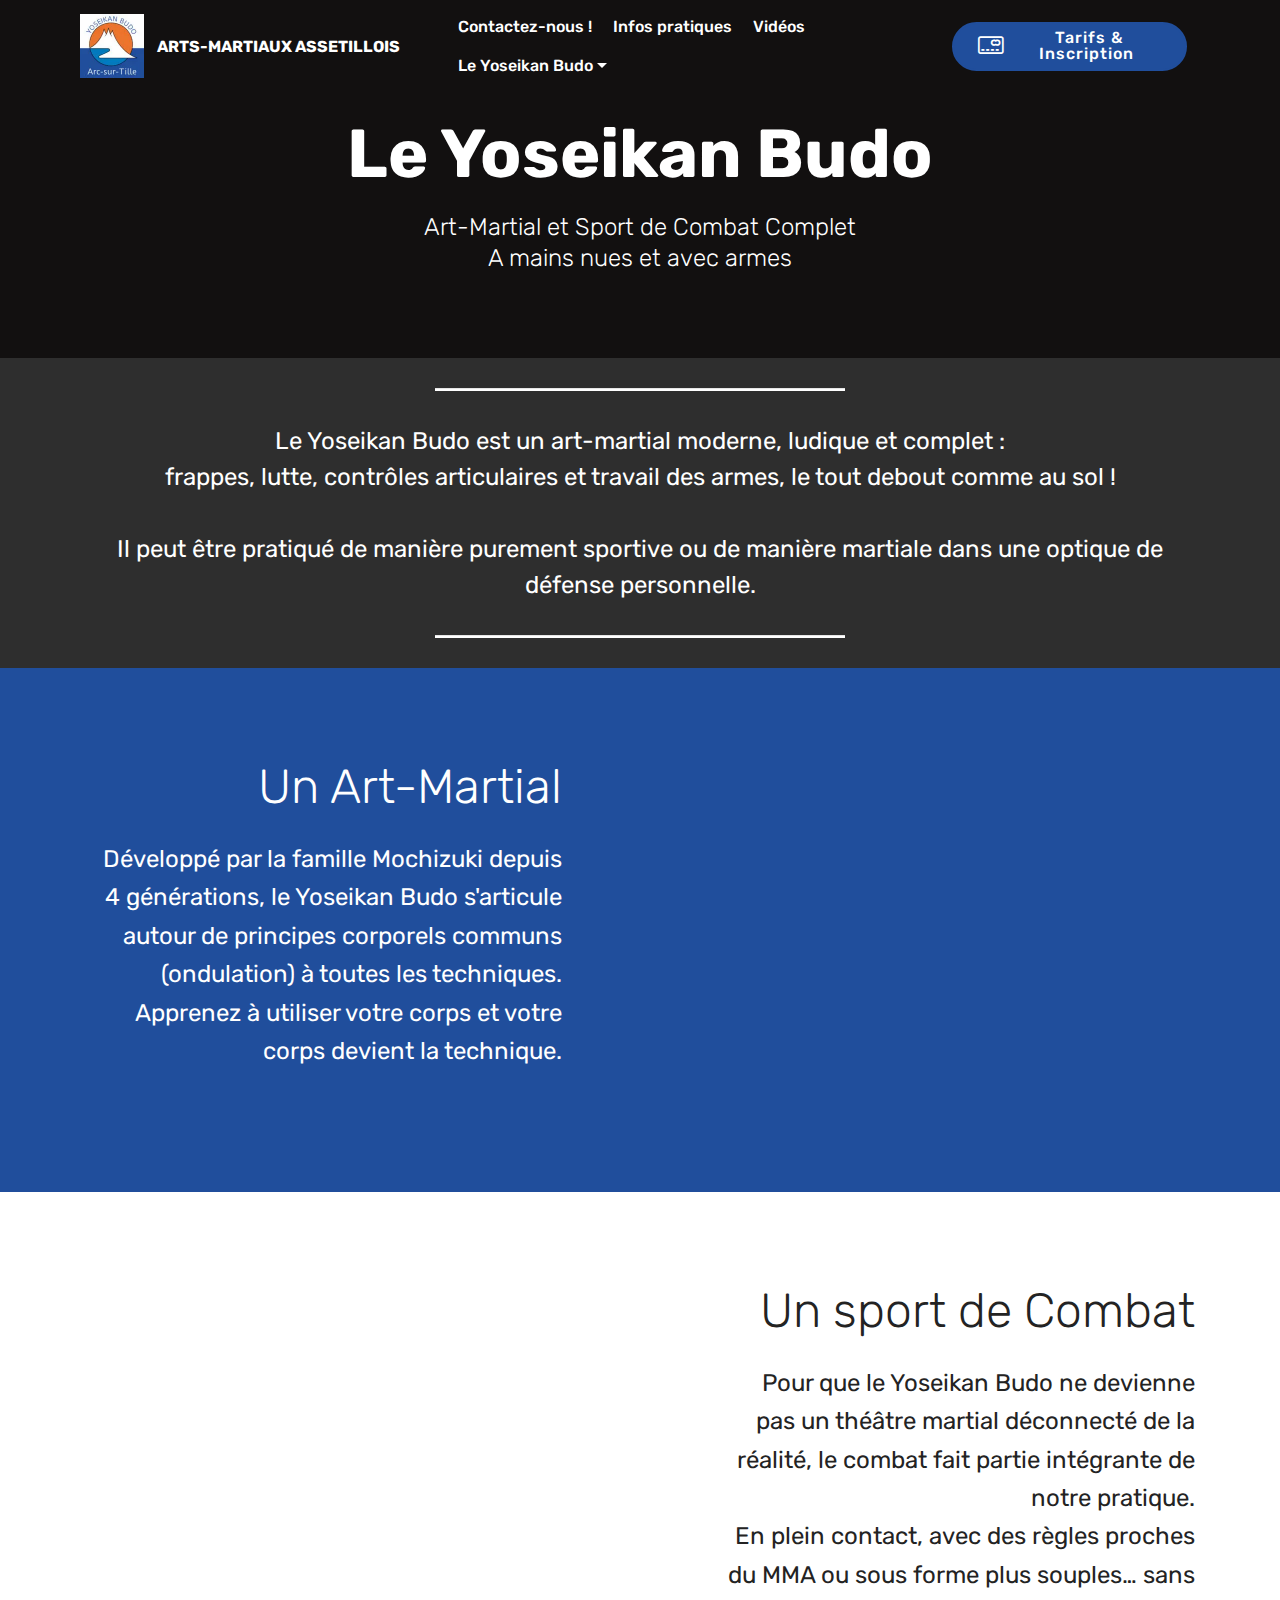
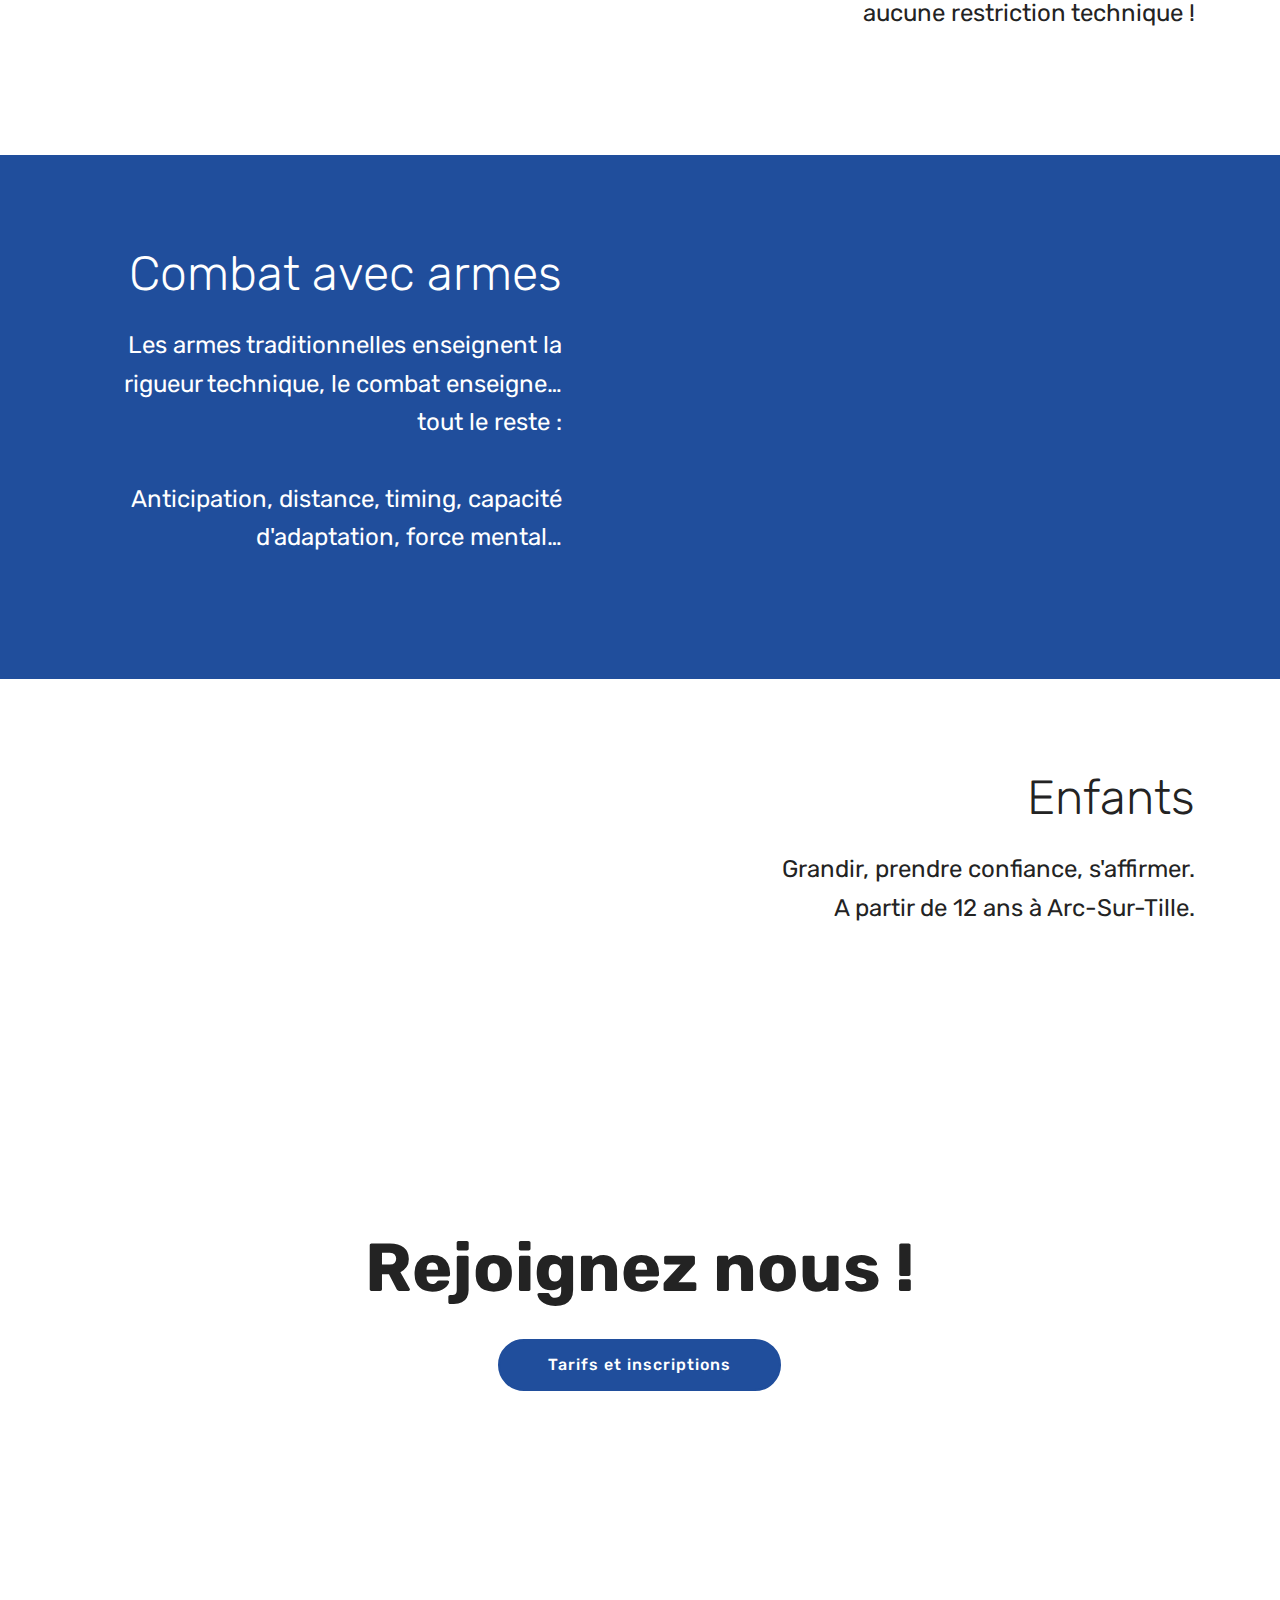
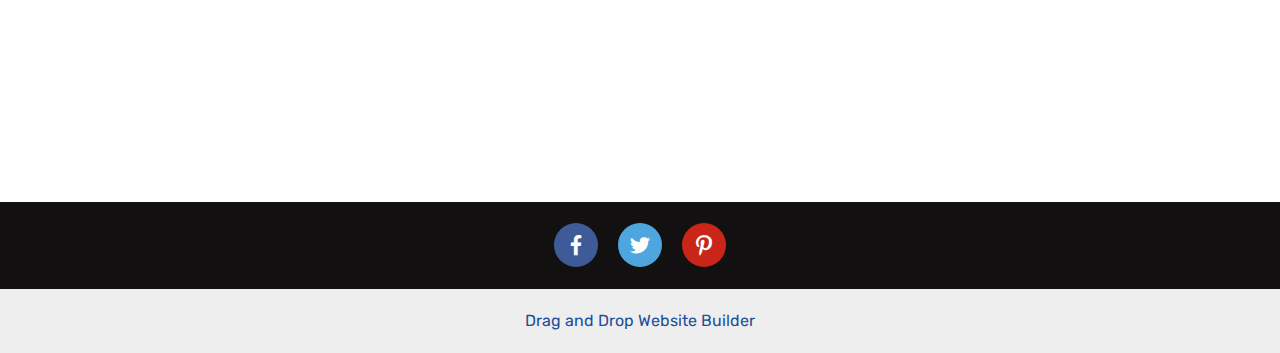
<file: yoseikan-budo.html>
<!DOCTYPE html>
<html  >
<head>
  <!-- Site made with Mobirise Website Builder v5.9.18, https://mobirise.com -->
  <meta charset="UTF-8">
  <meta http-equiv="X-UA-Compatible" content="IE=edge">
  <meta name="generator" content="Mobirise v5.9.18, mobirise.com">
  <meta name="viewport" content="width=device-width, initial-scale=1, minimum-scale=1">
  <link rel="shortcut icon" href="assets/images/logo-yoseikan-budo-low-128x128.jpg" type="image/x-icon">
  <meta name="description" content="Le Yoseikan Budo est un art-martial complet dans lequel se développe un sport de combat, avec ou sans armes.">
  
  
  <title>Le Yoseikan Budo</title>
  <link rel="stylesheet" href="assets/web/assets/mobirise-icons-bold/mobirise-icons-bold.css">
  <link rel="stylesheet" href="assets/bootstrap/css/bootstrap.min.css">
  <link rel="stylesheet" href="assets/bootstrap/css/bootstrap-grid.min.css">
  <link rel="stylesheet" href="assets/bootstrap/css/bootstrap-reboot.min.css">
  <link rel="stylesheet" href="assets/tether/tether.min.css">
  <link rel="stylesheet" href="assets/dropdown/css/style.css">
  <link rel="stylesheet" href="assets/socicon/css/styles.css">
  <link rel="stylesheet" href="assets/theme/css/style.css">
  <link rel="preload" href="https://fonts.googleapis.com/css?family=Rubik:300,300i,400,400i,500,500i,700,700i,900,900i&display=swap" as="style" onload="this.onload=null;this.rel='stylesheet'">
  <noscript><link rel="stylesheet" href="https://fonts.googleapis.com/css?family=Rubik:300,300i,400,400i,500,500i,700,700i,900,900i&display=swap"></noscript>
  <link rel="preload" as="style" href="assets/mobirise/css/mbr-additional.css?v=mwXswa"><link rel="stylesheet" href="assets/mobirise/css/mbr-additional.css?v=mwXswa" type="text/css">

  
  
  
</head>
<body>
  
  <section class="menu cid-tbEf4tmQKK" once="menu" id="menu1-q">

    

    <nav class="navbar navbar-expand beta-menu navbar-dropdown align-items-center navbar-fixed-top navbar-toggleable-sm">
        <button class="navbar-toggler navbar-toggler-right" type="button" data-toggle="collapse" data-target="#navbarSupportedContent" aria-controls="navbarSupportedContent" aria-expanded="false" aria-label="Toggle navigation">
            <div class="hamburger">
                <span></span>
                <span></span>
                <span></span>
                <span></span>
            </div>
        </button>
        <div class="menu-logo">
            <div class="navbar-brand">
                <span class="navbar-logo">
                    <a href="index.html">
                         <img src="assets/images/logo-yoseikan-budo-low-128x128.webp" alt="Yoseikan Budo Arc-sur-Tille" style="height: 4rem;">
                    </a>
                </span>
                <span class="navbar-caption-wrap"><a class="navbar-caption text-white text-primary display-4" href="index.html">ARTS-MARTIAUX ASSETILLOIS</a></span>
            </div>
        </div>
        <div class="collapse navbar-collapse" id="navbarSupportedContent">
            <ul class="navbar-nav nav-dropdown" data-app-modern-menu="true"><li class="nav-item"><a class="nav-link link text-white text-primary display-4" href="contact-yoseikan-budo-arc-sur-tille.html" aria-expanded="false">Contactez-nous !</a></li><li class="nav-item"><a class="nav-link link text-white text-primary display-4" href="infos-pratiques.html" aria-expanded="false">Infos pratiques</a></li><li class="nav-item"><a class="nav-link link text-white text-primary display-4" href="videos-yoseikan-budo.html" aria-expanded="false">Vidéos</a></li><li class="nav-item dropdown"><a class="nav-link link text-white text-primary dropdown-toggle display-4" href="#" aria-expanded="false" data-toggle="dropdown-submenu">Le Yoseikan Budo</a><div class="dropdown-menu"><a class="text-white text-primary dropdown-item display-4" href="yoseikan-budo.html" aria-expanded="false">C'est quoi le Yoseikan Budo ?</a><a class="text-white text-primary dropdown-item display-4" href="yoseikan-budo-historique.html" aria-expanded="false">Histoire et origines</a><a class="text-white text-primary dropdown-item display-4" href="symbolique-yoseikan-budo.html" aria-expanded="false">La symbolique</a><a class="text-white text-primary dropdown-item display-4" href="yoseikan-budo-ondulation.html" aria-expanded="false">L'ondulation</a></div></li></ul>
            <div class="navbar-buttons mbr-section-btn"><a class="btn btn-sm btn-primary display-4" href="adhésion.html"><span class="mbrib-credit-card mbr-iconfont mbr-iconfont-btn"></span>&nbsp;Tarifs &amp; Inscription</a></div>
        </div>
    </nav>
</section>

<section class="mbr-section content5 cid-tbW0lpR1Co" id="content5-2g">

    

    

    <div class="container">
        <div class="media-container-row">
            <div class="title col-12 col-md-8">
                <h2 class="align-center mbr-bold mbr-white pb-3 mbr-fonts-style display-1">Le Yoseikan Budo</h2>
                <h3 class="mbr-section-subtitle align-center mbr-light mbr-white pb-3 mbr-fonts-style display-5">Art-Martial et Sport de Combat Complet
<div>A mains nues et avec armes</div></h3>
                
                
            </div>
        </div>
    </div>
</section>

<section class="mbr-section article content10 cid-tbElOviawi" id="content10-18">
    
     

    <div class="container">
        <div class="inner-container" style="width: 100%;">
            <hr class="line" style="width: 37%;">
            <div class="section-text align-center mbr-white mbr-fonts-style display-5">Le Yoseikan Budo est un art-martial moderne, ludique et complet : <br>frappes, lutte, contrôles articulaires et travail des armes, le tout debout comme au sol !<br><br>
<div>
</div><div>Il peut être pratiqué de manière purement sportive ou de manière martiale dans une optique de défense personnelle.</div></div>
            <hr class="line" style="width: 37%;">
        </div>
    </div>
</section>

<section class="header7 cid-tbEgXZff05" id="header7-11">

    

    

    <div class="container">
        <div class="media-container-row">

            <div class="media-content align-right">
                <h1 class="mbr-section-title mbr-white pb-3 mbr-fonts-style display-2">Un Art-Martial</h1>
                <div class="mbr-section-text mbr-white pb-3">
                    <p class="mbr-text mbr-fonts-style display-5">
                        Développé par la famille Mochizuki depuis 4 générations, le Yoseikan Budo s'articule autour de principes corporels communs (ondulation) à toutes les techniques.<br>Apprenez à utiliser votre corps et votre corps devient la technique.</p>
                </div>
                
            </div>

            <div class="mbr-figure" style="width: 125%;"><iframe class="mbr-embedded-video" src="https://www.youtube.com/embed/UJtCaDNRwmM?rel=0&amp;amp;&amp;showinfo=0&amp;autoplay=0&amp;loop=0" width="1280" height="720" frameborder="0" allowfullscreen></iframe></div>

        </div>
    </div>
</section>

<section class="header7 cid-tbEic6D93C" id="header7-14">

    

    

    <div class="container">
        <div class="media-container-row">

            <div class="media-content align-right">
                <h1 class="mbr-section-title mbr-white pb-3 mbr-fonts-style display-2">Un sport de Combat</h1>
                <div class="mbr-section-text mbr-white pb-3">
                    <p class="mbr-text mbr-fonts-style display-5">
                        Pour que le Yoseikan Budo ne devienne pas un théâtre martial déconnecté de la réalité, le combat fait partie intégrante de notre pratique.<br>En plein contact, avec des règles proches du MMA ou sous forme plus souples… sans aucune restriction technique !</p>
                </div>
                
            </div>

            <div class="mbr-figure" style="width: 125%;"><iframe class="mbr-embedded-video" src="https://www.youtube.com/embed/3w9gvWXRqrM?rel=0&amp;amp;&amp;showinfo=0&amp;autoplay=0&amp;loop=0" width="1280" height="720" frameborder="0" allowfullscreen></iframe></div>

        </div>
    </div>
</section>

<section class="header7 cid-tbEjySaZkA" id="header7-17">

    

    

    <div class="container">
        <div class="media-container-row">

            <div class="media-content align-right">
                <h1 class="mbr-section-title mbr-white pb-3 mbr-fonts-style display-2">Combat avec armes</h1>
                <div class="mbr-section-text mbr-white pb-3">
                    <p class="mbr-text mbr-fonts-style display-5">Les armes traditionnelles enseignent la rigueur technique, le combat enseigne… tout le reste :<br><br>Anticipation, distance, timing, capacité d'adaptation, force mental…</p>
                </div>
                
            </div>

            <div class="mbr-figure" style="width: 125%;"><iframe class="mbr-embedded-video" src="https://www.youtube.com/embed/ynjuje1VAJc?rel=0&amp;amp;&amp;showinfo=0&amp;autoplay=0&amp;loop=0" width="1280" height="720" frameborder="0" allowfullscreen></iframe></div>

        </div>
    </div>
</section>

<section class="header7 cid-tepHLJxMua" id="header7-4g">

    

    

    <div class="container">
        <div class="media-container-row">

            <div class="media-content align-right">
                <h1 class="mbr-section-title mbr-white pb-3 mbr-fonts-style display-2">Enfants</h1>
                <div class="mbr-section-text mbr-white pb-3">
                    <p class="mbr-text mbr-fonts-style display-5">Grandir, prendre confiance, s'affirmer.<br>A partir de 12 ans à Arc-Sur-Tille.</p>
                </div>
                
            </div>

            <div class="mbr-figure" style="width: 125%;"><iframe class="mbr-embedded-video" src="https://www.youtube.com/embed/5mhG1cHFOqg?rel=0&amp;amp;&amp;showinfo=0&amp;autoplay=0&amp;loop=0" width="1280" height="720" frameborder="0" allowfullscreen></iframe></div>

        </div>
    </div>
</section>

<section class="info1 cid-tcBAuUJgiT" id="info1-44">
    

    
    
    <div class="align-center container-fluid">
        <div class="row justify-content-center">
            <div class="col-12 col-lg-8">
                <h3 class="mbr-section-title mb-4 mbr-fonts-style display-1">
                    <strong>Rejoignez nous !</strong></h3>
                
                <div class="mbr-section-btn"><a class="btn btn-primary display-4" href="adhésion.html">Tarifs et inscriptions</a></div>
            </div>
        </div>
    </div>
</section>

<section class="cid-umEZyhiE46 mbr-reveal" id="footer1-5p">

    

    

    <div class="container">
        <div class="media-container-row content text-white">
            <div class="col-12 col-md-3">
                <div class="media-wrap">
                    <a href="https://www.yoseikanarcsurtille.fr/">
                        <img src="assets/images/logo-yoseikan-budo-low-128x128.webp" alt="Yoseikan Budo Arc-sur-Tille">
                    </a>
                </div>
            </div>
            <div class="col-12 col-md-3 mbr-fonts-style display-7">
                <h5 class="pb-3">
                    Adresse</h5>
                <p class="mbr-text">
                    Dojo Marc-Alexandre<br>Salle des sports Jean Picard<br>3 rue de la mairie<br>21560 Arc-Sur-Tille</p>
            </div>
            <div class="col-12 col-md-3 mbr-fonts-style display-7">
                <h5 class="pb-3">
                    Contact</h5>
                <p class="mbr-text">
                    Email: <a href="mailto:sensei@yoseikanarcsurtille.fr" class="text-primary">sensei@yoseikanarcsurtille.fr</a><br><br></p>
            </div>
            <div class="col-12 col-md-3 mbr-fonts-style display-7">
                <h5 class="pb-3">
                    Liens</h5>
                <p class="mbr-text"><a href="https://www.facebook.com/yoseikan21" class="text-primary" target="_blank">Facebook&nbsp;</a><br><a href="https://www.instagram.com/yoseikanbudo21/" class="text-primary" target="_blank">Instagram</a><br><a href="https://www.tiktok.com/@yoseikan.budo21" class="text-primary" target="_blank">TikTok</a><br><a href="http://ecole-mochizuki.online/fiche_club.php?club_id=730" class="text-primary" target="_blank">École Mochizuki</a></p>
            </div>
        </div>
        <div class="footer-lower">
            <div class="media-container-row">
                <div class="col-sm-12">
                    <hr>
                </div>
            </div>
            <div class="media-container-row mbr-white">
                <div class="col-sm-6 copyright">
                    <p class="mbr-text mbr-fonts-style display-7"><a href="documents.html" class="text-white">Documents</a></p>
                </div>
                <div class="col-md-6">
                    <div class="social-list align-right">
                        <div class="soc-item">
                            <a href="https://www.facebook.com/yoseikan21" target="_blank">
                                <span class="mbr-iconfont mbr-iconfont-social socicon-facebook socicon"></span>
                            </a>
                        </div>
                        <div class="soc-item">
                            <a href="https://www.instagram.com/yoseikanbudo21/" target="_blank">
                                <span class="mbr-iconfont mbr-iconfont-social socicon-instagram socicon"></span>
                            </a>
                        </div>
                        <div class="soc-item">
                            <a href="https://www.youtube.com/channel/UCpSYVOd1HB7Z7-HdNP9P4Tg" target="_blank">
                                <span class="mbr-iconfont mbr-iconfont-social socicon-youtube socicon"></span>
                            </a>
                        </div>
                        <div class="soc-item">
                            <a href="http://www.yoseikanarcsurtille.fr/" target="_blank">
                                <span class="mbr-iconfont mbr-iconfont-social socicon-internet socicon"></span>
                            </a>
                        </div>
                        <div class="soc-item">
                            <a href="https://www.tiktok.com/@yoseikan.budo21" target="_blank">
                                <span class="mbr-iconfont mbr-iconfont-social socicon-tiktok socicon"></span>
                            </a>
                        </div>
                        
                    </div>
                </div>
            </div>
        </div>
    </div>
</section>

<section class="cid-tcBzPsGKki" id="social-buttons3-3z">
    
    

    

    <div class="container">
        <div class="media-container-row">
            <div class="col-md-8 align-center">
                
                <div>
                    <div class="mbr-social-likes">
                        <span class="btn btn-social socicon-bg-facebook facebook mx-2" title="Share link on Facebook">
                            <i class="socicon socicon-facebook"></i>
                        </span>
                        <span class="btn btn-social twitter socicon-bg-twitter mx-2" title="Share link on Twitter">
                            <i class="socicon socicon-twitter"></i>
                        </span>
                        
                        
                        <span class="btn btn-social pinterest socicon-bg-pinterest mx-2" title="Share link on Pinterest">
                            <i class="socicon socicon-pinterest"></i>
                        </span>
                        
                    </div>
                </div>
            </div>
        </div>
    </div>
</section><section class="display-7" style="padding: 0;align-items: center;justify-content: center;flex-wrap: wrap;    align-content: center;display: flex;position: relative;height: 4rem;"><a href="https://mobiri.se/1979282" style="flex: 1 1;height: 4rem;position: absolute;width: 100%;z-index: 1;"><img alt="" style="height: 4rem;" src="[data-uri]"></a><p style="margin: 0;text-align: center;" class="display-7">&#8204;</p><a style="z-index:1" href="https://mobirise.com/drag-drop-website-builder.html">Drag and Drop Website Builder</a></section><script src="assets/popper/popper.min.js"></script>  <script src="assets/web/assets/jquery/jquery.min.js"></script>  <script src="assets/bootstrap/js/bootstrap.min.js"></script>  <script src="assets/tether/tether.min.js"></script>  <script src="assets/smoothscroll/smooth-scroll.js"></script>  <script src="assets/dropdown/js/nav-dropdown.js"></script>  <script src="assets/dropdown/js/navbar-dropdown.js"></script>  <script src="assets/touchswipe/jquery.touch-swipe.min.js"></script>  <script src="assets/sociallikes/social-likes.js"></script>  <script src="assets/theme/js/script.js"></script>  
  
  
 <div id="scrollToTop" class="scrollToTop mbr-arrow-up"><a style="text-align: center;"><i class="mbr-arrow-up-icon mbr-arrow-up-icon-cm cm-icon cm-icon-smallarrow-up"></i></a></div>
  </body>
</html>
</file>
<file: assets/web/assets/mobirise-icons-bold/mobirise-icons-bold.css>
@font-face {
  font-family: 'mobirise-icons-bold';
  font-display: swap;
  src:  url('mobirise-icons-bold.eot?m1l4yr');
  src:  url('mobirise-icons-bold.eot?m1l4yr#iefix') format('embedded-opentype'),
    url('mobirise-icons-bold.ttf?m1l4yr') format('truetype'),
    url('mobirise-icons-bold.woff?m1l4yr') format('woff'),
    url('mobirise-icons-bold.svg?m1l4yr#mobirise-icons-bold') format('svg');
  font-weight: normal;
  font-style: normal;
}

[class^="mbrib-"], [class*="mbrib-"] {
  /* use !important to prevent issues with browser extensions that change fonts */
  font-family: 'mobirise-icons-bold' !important;
  speak: none;
  font-style: normal;
  font-weight: normal;
  font-variant: normal;
  text-transform: none;
  line-height: 1;

  /* Better Font Rendering =========== */
  -webkit-font-smoothing: antialiased;
  -moz-osx-font-smoothing: grayscale;
}

.mbrib-add-submenu:before {
  content: "\e900";
}
.mbrib-alert:before {
  content: "\e901";
}
.mbrib-align-center:before {
  content: "\e902";
}
.mbrib-align-justify:before {
  content: "\e903";
}
.mbrib-align-left:before {
  content: "\e904";
}
.mbrib-align-right:before {
  content: "\e905";
}
.mbrib-android:before {
  content: "\e906";
}
.mbrib-apple:before {
  content: "\e907";
}
.mbrib-arrow-down:before {
  content: "\e908";
}
.mbrib-arrow-next:before {
  content: "\e909";
}
.mbrib-arrow-prev:before {
  content: "\e90a";
}
.mbrib-arrow-up:before {
  content: "\e90b";
}
.mbrib-bold:before {
  content: "\e90c";
}
.mbrib-bookmark:before {
  content: "\e90d";
}
.mbrib-bootstrap:before {
  content: "\e90e";
}
.mbrib-briefcase:before {
  content: "\e90f";
}
.mbrib-browse:before {
  content: "\e910";
}
.mbrib-bulleted-list:before {
  content: "\e911";
}
.mbrib-calendar:before {
  content: "\e912";
}
.mbrib-camera:before {
  content: "\e913";
}
.mbrib-cart-add:before {
  content: "\e914";
}
.mbrib-cart-full:before {
  content: "\e915";
}
.mbrib-cash:before {
  content: "\e916";
}
.mbrib-change-style:before {
  content: "\e917";
}
.mbrib-chat:before {
  content: "\e918";
}
.mbrib-clock:before {
  content: "\e919";
}
.mbrib-close:before {
  content: "\e91a";
}
.mbrib-cloud:before {
  content: "\e91b";
}
.mbrib-code:before {
  content: "\e91c";
}
.mbrib-contact-form:before {
  content: "\e91d";
}
.mbrib-credit-card:before {
  content: "\e91e";
}
.mbrib-cursor-click:before {
  content: "\e91f";
}
.mbrib-cust-feedback:before {
  content: "\e920";
}
.mbrib-database:before {
  content: "\e921";
}
.mbrib-delivery:before {
  content: "\e922";
}
.mbrib-desktop:before {
  content: "\e923";
}
.mbrib-devices:before {
  content: "\e924";
}
.mbrib-down:before {
  content: "\e925";
}
.mbrib-download:before {
  content: "\e926";
}
.mbrib-drag-n-drop:before {
  content: "\e927";
}
.mbrib-drag-n-drop2:before {
  content: "\e928";
}
.mbrib-edit:before {
  content: "\e929";
}
.mbrib-edit2:before {
  content: "\e92a";
}
.mbrib-error:before {
  content: "\e92b";
}
.mbrib-extension:before {
  content: "\e92c";
}
.mbrib-features:before {
  content: "\e92d";
}
.mbrib-file:before {
  content: "\e92e";
}
.mbrib-flag:before {
  content: "\e92f";
}
.mbrib-folder:before {
  content: "\e930";
}
.mbrib-gift:before {
  content: "\e931";
}
.mbrib-github:before {
  content: "\e932";
}
.mbrib-globe-2:before {
  content: "\e933";
}
.mbrib-globe:before {
  content: "\e934";
}
.mbrib-growing-chart:before {
  content: "\e935";
}
.mbrib-hearth:before {
  content: "\e936";
}
.mbrib-help:before {
  content: "\e937";
}
.mbrib-home:before {
  content: "\e938";
}
.mbrib-hot-cup:before {
  content: "\e939";
}
.mbrib-idea:before {
  content: "\e93a";
}
.mbrib-image-gallery:before {
  content: "\e93b";
}
.mbrib-image-slider:before {
  content: "\e93c";
}
.mbrib-info:before {
  content: "\e93d";
}
.mbrib-italic:before {
  content: "\e93e";
}
.mbrib-key:before {
  content: "\e93f";
}
.mbrib-laptop:before {
  content: "\e940";
}
.mbrib-layers:before {
  content: "\e941";
}
.mbrib-left-right:before {
  content: "\e942";
}
.mbrib-left:before {
  content: "\e943";
}
.mbrib-letter:before {
  content: "\e944";
}
.mbrib-like:before {
  content: "\e945";
}
.mbrib-link:before {
  content: "\e946";
}
.mbrib-lock:before {
  content: "\e947";
}
.mbrib-login:before {
  content: "\e948";
}
.mbrib-logout:before {
  content: "\e949";
}
.mbrib-magic-stick:before {
  content: "\e94a";
}
.mbrib-map-pin:before {
  content: "\e94b";
}
.mbrib-menu:before {
  content: "\e94c";
}
.mbrib-mobile:before {
  content: "\e94d";
}
.mbrib-mobile2:before {
  content: "\e94e";
}
.mbrib-mobirise:before {
  content: "\e94f";
}
.mbrib-more-horizontal:before {
  content: "\e950";
}
.mbrib-more-vertical:before {
  content: "\e951";
}
.mbrib-music:before {
  content: "\e952";
}
.mbrib-new-file:before {
  content: "\e953";
}
.mbrib-numbered-list:before {
  content: "\e954";
}
.mbrib-opened-folder:before {
  content: "\e955";
}
.mbrib-pages:before {
  content: "\e956";
}
.mbrib-paper-plane:before {
  content: "\e957";
}
.mbrib-paperclip:before {
  content: "\e958";
}
.mbrib-photo:before {
  content: "\e959";
}
.mbrib-photos:before {
  content: "\e95a";
}
.mbrib-pin:before {
  content: "\e95b";
}
.mbrib-play:before {
  content: "\e95c";
}
.mbrib-plus:before {
  content: "\e95d";
}
.mbrib-preview:before {
  content: "\e95e";
}
.mbrib-print:before {
  content: "\e95f";
}
.mbrib-protect:before {
  content: "\e960";
}
.mbrib-question:before {
  content: "\e961";
}
.mbrib-quote-left:before {
  content: "\e962";
}
.mbrib-quote-right:before {
  content: "\e963";
}
.mbrib-redo:before {
  content: "\e964";
}
.mbrib-refresh:before {
  content: "\e965";
}
.mbrib-responsive:before {
  content: "\e966";
}
.mbrib-right:before {
  content: "\e967";
}
.mbrib-rocket:before {
  content: "\e968";
}
.mbrib-sad-face:before {
  content: "\e969";
}
.mbrib-sale:before {
  content: "\e96a";
}
.mbrib-save:before {
  content: "\e96b";
}
.mbrib-search:before {
  content: "\e96c";
}
.mbrib-setting:before {
  content: "\e96d";
}
.mbrib-setting2:before {
  content: "\e96e";
}
.mbrib-setting3:before {
  content: "\e96f";
}
.mbrib-share:before {
  content: "\e970";
}
.mbrib-shopping-bag:before {
  content: "\e971";
}
.mbrib-shopping-basket:before {
  content: "\e972";
}
.mbrib-shopping-cart:before {
  content: "\e973";
}
.mbrib-sites:before {
  content: "\e974";
}
.mbrib-smile-face:before {
  content: "\e975";
}
.mbrib-speed:before {
  content: "\e976";
}
.mbrib-star:before {
  content: "\e977";
}
.mbrib-success:before {
  content: "\e978";
}
.mbrib-sun:before {
  content: "\e979";
}
.mbrib-sun2:before {
  content: "\e97a";
}
.mbrib-tablet-vertical:before {
  content: "\e97b";
}
.mbrib-tablet:before {
  content: "\e97c";
}
.mbrib-target:before {
  content: "\e97d";
}
.mbrib-timer:before {
  content: "\e97e";
}
.mbrib-to-ftp:before {
  content: "\e97f";
}
.mbrib-to-local-drive:before {
  content: "\e980";
}
.mbrib-touch-swipe:before {
  content: "\e981";
}
.mbrib-touch:before {
  content: "\e982";
}
.mbrib-trash:before {
  content: "\e983";
}
.mbrib-underline:before {
  content: "\e984";
}
.mbrib-undo:before {
  content: "\e985";
}
.mbrib-unlink:before {
  content: "\e986";
}
.mbrib-unlock:before {
  content: "\e987";
}
.mbrib-up-down:before {
  content: "\e988";
}
.mbrib-up:before {
  content: "\e989";
}
.mbrib-update:before {
  content: "\e98a";
}
.mbrib-upload:before {
  content: "\e98b";
}
.mbrib-user:before {
  content: "\e98c";
}
.mbrib-user2:before {
  content: "\e98d";
}
.mbrib-users:before {
  content: "\e98e";
}
.mbrib-video-play:before {
  content: "\e98f";
}
.mbrib-video:before {
  content: "\e990";
}
.mbrib-watch:before {
  content: "\e991";
}
.mbrib-website-theme:before {
  content: "\e992";
}
.mbrib-wifi:before {
  content: "\e993";
}
.mbrib-windows:before {
  content: "\e994";
}
.mbrib-zoom-out:before {
  content: "\e995";
}
</file>
<file: assets/web/assets/mobirise-icons/mobirise-icons.css>
@font-face {
  font-family: 'MobiriseIcons';
  src:  url('mobirise-icons.eot?spat4u');
  src:  url('mobirise-icons.eot?spat4u#iefix') format('embedded-opentype'),
    url('mobirise-icons.ttf?spat4u') format('truetype'),
    url('mobirise-icons.woff?spat4u') format('woff'),
    url('mobirise-icons.svg?spat4u#MobiriseIcons') format('svg');
  font-weight: normal;
  font-style: normal;
  font-display: swap;
}

[class^="mbri-"], [class*=" mbri-"] {
  /* use !important to prevent issues with browser extensions that change fonts */
  font-family: MobiriseIcons !important;
  speak: none;
  font-style: normal;
  font-weight: normal;
  font-variant: normal;
  text-transform: none;
  line-height: 1;

  /* Better Font Rendering =========== */
  -webkit-font-smoothing: antialiased;
  -moz-osx-font-smoothing: grayscale;
}

.mbri-add-submenu:before {
  content: "\e900";
}
.mbri-alert:before {
  content: "\e901";
}
.mbri-align-center:before {
  content: "\e902";
}
.mbri-align-justify:before {
  content: "\e903";
}
.mbri-align-left:before {
  content: "\e904";
}
.mbri-align-right:before {
  content: "\e905";
}
.mbri-android:before {
  content: "\e906";
}
.mbri-apple:before {
  content: "\e907";
}
.mbri-arrow-down:before {
  content: "\e908";
}
.mbri-arrow-next:before {
  content: "\e909";
}
.mbri-arrow-prev:before {
  content: "\e90a";
}
.mbri-arrow-up:before {
  content: "\e90b";
}
.mbri-bold:before {
  content: "\e90c";
}
.mbri-bookmark:before {
  content: "\e90d";
}
.mbri-bootstrap:before {
  content: "\e90e";
}
.mbri-briefcase:before {
  content: "\e90f";
}
.mbri-browse:before {
  content: "\e910";
}
.mbri-bulleted-list:before {
  content: "\e911";
}
.mbri-calendar:before {
  content: "\e912";
}
.mbri-camera:before {
  content: "\e913";
}
.mbri-cart-add:before {
  content: "\e914";
}
.mbri-cart-full:before {
  content: "\e915";
}
.mbri-cash:before {
  content: "\e916";
}
.mbri-change-style:before {
  content: "\e917";
}
.mbri-chat:before {
  content: "\e918";
}
.mbri-clock:before {
  content: "\e919";
}
.mbri-close:before {
  content: "\e91a";
}
.mbri-cloud:before {
  content: "\e91b";
}
.mbri-code:before {
  content: "\e91c";
}
.mbri-contact-form:before {
  content: "\e91d";
}
.mbri-credit-card:before {
  content: "\e91e";
}
.mbri-cursor-click:before {
  content: "\e91f";
}
.mbri-cust-feedback:before {
  content: "\e920";
}
.mbri-database:before {
  content: "\e921";
}
.mbri-delivery:before {
  content: "\e922";
}
.mbri-desktop:before {
  content: "\e923";
}
.mbri-devices:before {
  content: "\e924";
}
.mbri-down:before {
  content: "\e925";
}
.mbri-download:before {
  content: "\e989";
}
.mbri-drag-n-drop:before {
  content: "\e927";
}
.mbri-drag-n-drop2:before {
  content: "\e928";
}
.mbri-edit:before {
  content: "\e929";
}
.mbri-edit2:before {
  content: "\e92a";
}
.mbri-error:before {
  content: "\e92b";
}
.mbri-extension:before {
  content: "\e92c";
}
.mbri-features:before {
  content: "\e92d";
}
.mbri-file:before {
  content: "\e92e";
}
.mbri-flag:before {
  content: "\e92f";
}
.mbri-folder:before {
  content: "\e930";
}
.mbri-gift:before {
  content: "\e931";
}
.mbri-github:before {
  content: "\e932";
}
.mbri-globe:before {
  content: "\e933";
}
.mbri-globe-2:before {
  content: "\e934";
}
.mbri-growing-chart:before {
  content: "\e935";
}
.mbri-hearth:before {
  content: "\e936";
}
.mbri-help:before {
  content: "\e937";
}
.mbri-home:before {
  content: "\e938";
}
.mbri-hot-cup:before {
  content: "\e939";
}
.mbri-idea:before {
  content: "\e93a";
}
.mbri-image-gallery:before {
  content: "\e93b";
}
.mbri-image-slider:before {
  content: "\e93c";
}
.mbri-info:before {
  content: "\e93d";
}
.mbri-italic:before {
  content: "\e93e";
}
.mbri-key:before {
  content: "\e93f";
}
.mbri-laptop:before {
  content: "\e940";
}
.mbri-layers:before {
  content: "\e941";
}
.mbri-left-right:before {
  content: "\e942";
}
.mbri-left:before {
  content: "\e943";
}
.mbri-letter:before {
  content: "\e944";
}
.mbri-like:before {
  content: "\e945";
}
.mbri-link:before {
  content: "\e946";
}
.mbri-lock:before {
  content: "\e947";
}
.mbri-login:before {
  content: "\e948";
}
.mbri-logout:before {
  content: "\e949";
}
.mbri-magic-stick:before {
  content: "\e94a";
}
.mbri-map-pin:before {
  content: "\e94b";
}
.mbri-menu:before {
  content: "\e94c";
}
.mbri-mobile:before {
  content: "\e94d";
}
.mbri-mobile2:before {
  content: "\e94e";
}
.mbri-mobirise:before {
  content: "\e94f";
}
.mbri-more-horizontal:before {
  content: "\e950";
}
.mbri-more-vertical:before {
  content: "\e951";
}
.mbri-music:before {
  content: "\e952";
}
.mbri-new-file:before {
  content: "\e953";
}
.mbri-numbered-list:before {
  content: "\e954";
}
.mbri-opened-folder:before {
  content: "\e955";
}
.mbri-pages:before {
  content: "\e956";
}
.mbri-paper-plane:before {
  content: "\e957";
}
.mbri-paperclip:before {
  content: "\e958";
}
.mbri-photo:before {
  content: "\e959";
}
.mbri-photos:before {
  content: "\e95a";
}
.mbri-pin:before {
  content: "\e95b";
}
.mbri-play:before {
  content: "\e95c";
}
.mbri-plus:before {
  content: "\e95d";
}
.mbri-preview:before {
  content: "\e95e";
}
.mbri-print:before {
  content: "\e95f";
}
.mbri-protect:before {
  content: "\e960";
}
.mbri-question:before {
  content: "\e961";
}
.mbri-quote-left:before {
  content: "\e962";
}
.mbri-quote-right:before {
  content: "\e963";
}
.mbri-refresh:before {
  content: "\e964";
}
.mbri-responsive:before {
  content: "\e965";
}
.mbri-right:before {
  content: "\e966";
}
.mbri-rocket:before {
  content: "\e967";
}
.mbri-sad-face:before {
  content: "\e968";
}
.mbri-sale:before {
  content: "\e969";
}
.mbri-save:before {
  content: "\e96a";
}
.mbri-search:before {
  content: "\e96b";
}
.mbri-setting:before {
  content: "\e96c";
}
.mbri-setting2:before {
  content: "\e96d";
}
.mbri-setting3:before {
  content: "\e96e";
}
.mbri-share:before {
  content: "\e96f";
}
.mbri-shopping-bag:before {
  content: "\e970";
}
.mbri-shopping-basket:before {
  content: "\e971";
}
.mbri-shopping-cart:before {
  content: "\e972";
}
.mbri-sites:before {
  content: "\e973";
}
.mbri-smile-face:before {
  content: "\e974";
}
.mbri-speed:before {
  content: "\e975";
}
.mbri-star:before {
  content: "\e976";
}
.mbri-success:before {
  content: "\e977";
}
.mbri-sun:before {
  content: "\e978";
}
.mbri-sun2:before {
  content: "\e979";
}
.mbri-tablet:before {
  content: "\e97a";
}
.mbri-tablet-vertical:before {
  content: "\e97b";
}
.mbri-target:before {
  content: "\e97c";
}
.mbri-timer:before {
  content: "\e97d";
}
.mbri-to-ftp:before {
  content: "\e97e";
}
.mbri-to-local-drive:before {
  content: "\e97f";
}
.mbri-touch-swipe:before {
  content: "\e980";
}
.mbri-touch:before {
  content: "\e981";
}
.mbri-trash:before {
  content: "\e982";
}
.mbri-underline:before {
  content: "\e983";
}
.mbri-unlink:before {
  content: "\e984";
}
.mbri-unlock:before {
  content: "\e985";
}
.mbri-up-down:before {
  content: "\e986";
}
.mbri-up:before {
  content: "\e987";
}
.mbri-update:before {
  content: "\e988";
}
.mbri-upload:before {
 content: "\e926"; 
}
.mbri-user:before {
  content: "\e98a";
}
.mbri-user2:before {
  content: "\e98b";
}
.mbri-users:before {
  content: "\e98c";
}
.mbri-video:before {
  content: "\e98d";
}
.mbri-video-play:before {
  content: "\e98e";
}
.mbri-watch:before {
  content: "\e98f";
}
.mbri-website-theme:before {
  content: "\e990";
}
.mbri-wifi:before {
  content: "\e991";
}
.mbri-windows:before {
  content: "\e992";
}
.mbri-zoom-out:before {
  content: "\e993";
}
.mbri-redo:before {
  content: "\e994";
}
.mbri-undo:before {
  content: "\e995";
}
</file>
<file: assets/dropdown/css/style.css>
.navbar-dropdown {
  left: 0;
  padding: 0;
  position: absolute;
  right: 0;
  top: 0;
  transition: all 0.45s ease;
  z-index: 1030;
  background: #282828; }
  .navbar-dropdown .navbar-logo {
    margin-right: 0.8rem;
    transition: margin 0.3s ease-in-out;
    vertical-align: middle; }
    .navbar-dropdown .navbar-logo img {
      height: 3.125rem;
      transition: all 0.3s ease-in-out; }
    .navbar-dropdown .navbar-logo.mbr-iconfont {
      font-size: 3.125rem;
      line-height: 3.125rem; }
  .navbar-dropdown .navbar-caption {
    font-weight: 700;
    white-space: normal;
    vertical-align: -4px;
    line-height: 3.125rem !important; }
    .navbar-dropdown .navbar-caption, .navbar-dropdown .navbar-caption:hover {
      color: inherit;
      text-decoration: none; }
  .navbar-dropdown .mbr-iconfont + .navbar-caption {
    vertical-align: -1px; }
  .navbar-dropdown.navbar-fixed-top {
    position: fixed; }
  .navbar-dropdown .navbar-brand span {
    vertical-align: -4px; }
  .navbar-dropdown.bg-color.transparent {
    background: none; }
  .navbar-dropdown.navbar-short .navbar-brand {
    padding: 0.625rem 0; }
    .navbar-dropdown.navbar-short .navbar-brand span {
      vertical-align: -1px; }
  .navbar-dropdown.navbar-short .navbar-caption {
    line-height: 2.375rem !important;
    vertical-align: -2px; }
  .navbar-dropdown.navbar-short .navbar-logo {
    margin-right: 0.5rem; }
    .navbar-dropdown.navbar-short .navbar-logo img {
      height: 2.375rem; }
    .navbar-dropdown.navbar-short .navbar-logo.mbr-iconfont {
      font-size: 2.375rem;
      line-height: 2.375rem; }
  .navbar-dropdown.navbar-short .mbr-table-cell {
    height: 3.625rem; }
  .navbar-dropdown .navbar-close {
    left: 0.6875rem;
    position: fixed;
    top: 0.75rem;
    z-index: 1000; }
  .navbar-dropdown .hamburger-icon {
    content: "";
    display: inline-block;
    vertical-align: middle;
    width: 16px;
    -webkit-box-shadow: 0 -6px 0 1px #282828,0 0 0 1px #282828,0 6px 0 1px #282828;
    -moz-box-shadow: 0 -6px 0 1px #282828,0 0 0 1px #282828,0 6px 0 1px #282828;
    box-shadow: 0 -6px 0 1px #282828,0 0 0 1px #282828,0 6px 0 1px #282828; }

.dropdown-menu .dropdown-toggle[data-toggle="dropdown-submenu"]::after {
  border-bottom: 0.35em solid transparent;
  border-left: 0.35em solid;
  border-right: 0;
  border-top: 0.35em solid transparent;
  margin-left: 0.3rem; }

.dropdown-menu .dropdown-item:focus {
  outline: 0; }

.nav-dropdown {
  font-size: 0.75rem;
  font-weight: 500;
  height: auto !important; }
  .nav-dropdown .nav-btn {
    padding-left: 1rem; }
  .nav-dropdown .link {
    margin: .667em 1.667em;
    font-weight: 500;
    padding: 0;
    transition: color .2s ease-in-out; }
    .nav-dropdown .link.dropdown-toggle {
      margin-right: 2.583em; }
      .nav-dropdown .link.dropdown-toggle::after {
        margin-left: .25rem;
        border-top: 0.35em solid;
        border-right: 0.35em solid transparent;
        border-left: 0.35em solid transparent;
        border-bottom: 0; }
      .nav-dropdown .link.dropdown-toggle[aria-expanded="true"] {
        margin: 0;
        padding: 0.667em 3.263em  0.667em 1.667em; }
  .nav-dropdown .link::after,
  .nav-dropdown .dropdown-item::after {
    color: inherit; }
  .nav-dropdown .btn {
    font-size: 0.75rem;
    font-weight: 700;
    letter-spacing: 0;
    margin-bottom: 0;
    padding-left: 1.25rem;
    padding-right: 1.25rem; }
  .nav-dropdown .dropdown-menu {
    border-radius: 0;
    border: 0;
    left: 0;
    margin: 0;
    padding-bottom: 1.25rem;
    padding-top: 1.25rem;
    position: relative; }
  .nav-dropdown .dropdown-submenu {
    margin-left: 0.125rem;
    top: 0; }
  .nav-dropdown .dropdown-item {
    font-weight: 500;
    line-height: 2;
    padding: 0.3846em 4.615em 0.3846em 1.5385em;
    position: relative;
    transition: color .2s ease-in-out, background-color .2s ease-in-out; }
    .nav-dropdown .dropdown-item::after {
      margin-top: -0.3077em;
      position: absolute;
      right: 1.1538em;
      top: 50%; }
    .nav-dropdown .dropdown-item:focus, .nav-dropdown .dropdown-item:hover {
      background: none; }

@media (max-width: 767px) {
  .nav-dropdown.navbar-toggleable-sm {
    bottom: 0;
    display: none;
    left: 0;
    overflow-x: hidden;
    position: fixed;
    top: 0;
    transform: translateX(-100%);
    -ms-transform: translateX(-100%);
    -webkit-transform: translateX(-100%);
    width: 18.75rem;
    z-index: 999; } }
.nav-dropdown.navbar-toggleable-xl {
  bottom: 0;
  display: none;
  left: 0;
  overflow-x: hidden;
  position: fixed;
  top: 0;
  transform: translateX(-100%);
  -ms-transform: translateX(-100%);
  -webkit-transform: translateX(-100%);
  width: 18.75rem;
  z-index: 999; }

.nav-dropdown-sm {
  display: block !important;
  overflow-x: hidden;
  overflow: auto;
  padding-top: 3.875rem; }
  .nav-dropdown-sm::after {
    content: "";
    display: block;
    height: 3rem;
    width: 100%; }
  .nav-dropdown-sm.collapse.in ~ .navbar-close {
    display: block !important; }
  .nav-dropdown-sm.collapsing, .nav-dropdown-sm.collapse.in {
    transform: translateX(0);
    -ms-transform: translateX(0);
    -webkit-transform: translateX(0);
    transition: all 0.25s ease-out;
    -webkit-transition: all 0.25s ease-out;
    background: #282828; }
  .nav-dropdown-sm.collapsing[aria-expanded="false"] {
    transform: translateX(-100%);
    -ms-transform: translateX(-100%);
    -webkit-transform: translateX(-100%); }
  .nav-dropdown-sm .nav-item {
    display: block;
    margin-left: 0 !important;
    padding-left: 0; }
  .nav-dropdown-sm .link,
  .nav-dropdown-sm .dropdown-item {
    border-top: 1px dotted rgba(255, 255, 255, 0.1);
    font-size: 0.8125rem;
    line-height: 1.6;
    margin: 0 !important;
    padding: 0.875rem 2.4rem 0.875rem 1.5625rem !important;
    position: relative;
    white-space: normal; }
    .nav-dropdown-sm .link:focus, .nav-dropdown-sm .link:hover,
    .nav-dropdown-sm .dropdown-item:focus,
    .nav-dropdown-sm .dropdown-item:hover {
      background: rgba(0, 0, 0, 0.2) !important;
      color: #c0a375; }
  .nav-dropdown-sm .nav-btn {
    position: relative;
    padding: 1.5625rem 1.5625rem 0 1.5625rem; }
    .nav-dropdown-sm .nav-btn::before {
      border-top: 1px dotted rgba(255, 255, 255, 0.1);
      content: "";
      left: 0;
      position: absolute;
      top: 0;
      width: 100%; }
    .nav-dropdown-sm .nav-btn + .nav-btn {
      padding-top: 0.625rem; }
      .nav-dropdown-sm .nav-btn + .nav-btn::before {
        display: none; }
  .nav-dropdown-sm .btn {
    padding: 0.625rem 0; }
  .nav-dropdown-sm .dropdown-toggle[data-toggle="dropdown-submenu"]::after {
    margin-left: .25rem;
    border-top: 0.35em solid;
    border-right: 0.35em solid transparent;
    border-left: 0.35em solid transparent;
    border-bottom: 0; }
  .nav-dropdown-sm .dropdown-toggle[data-toggle="dropdown-submenu"][aria-expanded="true"]::after {
    border-top: 0;
    border-right: 0.35em solid transparent;
    border-left: 0.35em solid transparent;
    border-bottom: 0.35em solid; }
  .nav-dropdown-sm .dropdown-menu {
    margin: 0;
    padding: 0;
    position: relative;
    top: 0;
    left: 0;
    width: 100%;
    border: 0;
    float: none;
    border-radius: 0;
    background: none; }
  .nav-dropdown-sm .dropdown-submenu {
    left: 100%;
    margin-left: 0.125rem;
    margin-top: -1.25rem;
    top: 0; }

.navbar-toggleable-sm .nav-dropdown .dropdown-menu {
  position: absolute; }

.navbar-toggleable-sm .nav-dropdown .dropdown-submenu {
  left: 100%;
  margin-left: 0.125rem;
  margin-top: -1.25rem;
  top: 0; }

.navbar-toggleable-sm.opened .nav-dropdown .dropdown-menu {
  position: relative; }

.navbar-toggleable-sm.opened .nav-dropdown .dropdown-submenu {
  left: 0;
  margin-left: 00rem;
  margin-top: 0rem;
  top: 0; }

.is-builder .nav-dropdown.collapsing {
  transition: none !important; }

/*# sourceMappingURL=style.css.map */
</file>
<file: assets/socicon/css/styles.css>
@charset "UTF-8";

@font-face {
  font-family: 'Socicon';
  src:  url('../fonts/socicon.eot');
  src:  url('../fonts/socicon.eot?#iefix') format('embedded-opentype'),
    url('../fonts/socicon.woff2') format('woff2'),
    url('../fonts/socicon.ttf') format('truetype'),
    url('../fonts/socicon.woff') format('woff'),
    url('../fonts/socicon.svg#socicon') format('svg');
  font-weight: normal;
  font-style: normal;
}

[data-icon]:before {
  font-family: "socicon" !important;
  content: attr(data-icon);
  font-style: normal !important;
  font-weight: normal !important;
  font-variant: normal !important;
  text-transform: none !important;
  speak: none;
  line-height: 1;
  -webkit-font-smoothing: antialiased;
  -moz-osx-font-smoothing: grayscale;
}

[class^="socicon-"], [class*=" socicon-"] {
  /* use !important to prevent issues with browser extensions that change fonts */
  font-family: 'Socicon' !important;
  speak: none;
  font-style: normal;
  font-weight: normal;
  font-variant: normal;
  text-transform: none;
  line-height: 1;

  /* Better Font Rendering =========== */
  -webkit-font-smoothing: antialiased;
  -moz-osx-font-smoothing: grayscale;
}

.socicon-eitaa:before {
  content: "\e97c";
}
.socicon-soroush:before {
  content: "\e97d";
}
.socicon-bale:before {
  content: "\e97e";
}
.socicon-zazzle:before {
  content: "\e97b";
}
.socicon-society6:before {
  content: "\e97a";
}
.socicon-redbubble:before {
  content: "\e979";
}
.socicon-avvo:before {
  content: "\e978";
}
.socicon-stitcher:before {
  content: "\e977";
}
.socicon-googlehangouts:before {
  content: "\e974";
}
.socicon-dlive:before {
  content: "\e975";
}
.socicon-vsco:before {
  content: "\e976";
}
.socicon-flipboard:before {
  content: "\e973";
}
.socicon-ubuntu:before {
  content: "\e958";
}
.socicon-artstation:before {
  content: "\e959";
}
.socicon-invision:before {
  content: "\e95a";
}
.socicon-torial:before {
  content: "\e95b";
}
.socicon-collectorz:before {
  content: "\e95c";
}
.socicon-seenthis:before {
  content: "\e95d";
}
.socicon-googleplaymusic:before {
  content: "\e95e";
}
.socicon-debian:before {
  content: "\e95f";
}
.socicon-filmfreeway:before {
  content: "\e960";
}
.socicon-gnome:before {
  content: "\e961";
}
.socicon-itchio:before {
  content: "\e962";
}
.socicon-jamendo:before {
  content: "\e963";
}
.socicon-mix:before {
  content: "\e964";
}
.socicon-sharepoint:before {
  content: "\e965";
}
.socicon-tinder:before {
  content: "\e966";
}
.socicon-windguru:before {
  content: "\e967";
}
.socicon-cdbaby:before {
  content: "\e968";
}
.socicon-elementaryos:before {
  content: "\e969";
}
.socicon-stage32:before {
  content: "\e96a";
}
.socicon-tiktok:before {
  content: "\e96b";
}
.socicon-gitter:before {
  content: "\e96c";
}
.socicon-letterboxd:before {
  content: "\e96d";
}
.socicon-threema:before {
  content: "\e96e";
}
.socicon-splice:before {
  content: "\e96f";
}
.socicon-metapop:before {
  content: "\e970";
}
.socicon-naver:before {
  content: "\e971";
}
.socicon-remote:before {
  content: "\e972";
}
.socicon-internet:before {
  content: "\e957";
}
.socicon-moddb:before {
  content: "\e94b";
}
.socicon-indiedb:before {
  content: "\e94c";
}
.socicon-traxsource:before {
  content: "\e94d";
}
.socicon-gamefor:before {
  content: "\e94e";
}
.socicon-pixiv:before {
  content: "\e94f";
}
.socicon-myanimelist:before {
  content: "\e950";
}
.socicon-blackberry:before {
  content: "\e951";
}
.socicon-wickr:before {
  content: "\e952";
}
.socicon-spip:before {
  content: "\e953";
}
.socicon-napster:before {
  content: "\e954";
}
.socicon-beatport:before {
  content: "\e955";
}
.socicon-hackerone:before {
  content: "\e956";
}
.socicon-hackernews:before {
  content: "\e946";
}
.socicon-smashwords:before {
  content: "\e947";
}
.socicon-kobo:before {
  content: "\e948";
}
.socicon-bookbub:before {
  content: "\e949";
}
.socicon-mailru:before {
  content: "\e94a";
}
.socicon-gitlab:before {
  content: "\e945";
}
.socicon-instructables:before {
  content: "\e944";
}
.socicon-portfolio:before {
  content: "\e943";
}
.socicon-codered:before {
  content: "\e940";
}
.socicon-origin:before {
  content: "\e941";
}
.socicon-nextdoor:before {
  content: "\e942";
}
.socicon-udemy:before {
  content: "\e93f";
}
.socicon-livemaster:before {
  content: "\e93e";
}
.socicon-crunchbase:before {
  content: "\e93b";
}
.socicon-homefy:before {
  content: "\e93c";
}
.socicon-calendly:before {
  content: "\e93d";
}
.socicon-realtor:before {
  content: "\e90f";
}
.socicon-tidal:before {
  content: "\e910";
}
.socicon-qobuz:before {
  content: "\e911";
}
.socicon-natgeo:before {
  content: "\e912";
}
.socicon-mastodon:before {
  content: "\e913";
}
.socicon-unsplash:before {
  content: "\e914";
}
.socicon-homeadvisor:before {
  content: "\e915";
}
.socicon-angieslist:before {
  content: "\e916";
}
.socicon-codepen:before {
  content: "\e917";
}
.socicon-slack:before {
  content: "\e918";
}
.socicon-openaigym:before {
  content: "\e919";
}
.socicon-logmein:before {
  content: "\e91a";
}
.socicon-fiverr:before {
  content: "\e91b";
}
.socicon-gotomeeting:before {
  content: "\e91c";
}
.socicon-aliexpress:before {
  content: "\e91d";
}
.socicon-guru:before {
  content: "\e91e";
}
.socicon-appstore:before {
  content: "\e91f";
}
.socicon-homes:before {
  content: "\e920";
}
.socicon-zoom:before {
  content: "\e921";
}
.socicon-alibaba:before {
  content: "\e922";
}
.socicon-craigslist:before {
  content: "\e923";
}
.socicon-wix:before {
  content: "\e924";
}
.socicon-redfin:before {
  content: "\e925";
}
.socicon-googlecalendar:before {
  content: "\e926";
}
.socicon-shopify:before {
  content: "\e927";
}
.socicon-freelancer:before {
  content: "\e928";
}
.socicon-seedrs:before {
  content: "\e929";
}
.socicon-bing:before {
  content: "\e92a";
}
.socicon-doodle:before {
  content: "\e92b";
}
.socicon-bonanza:before {
  content: "\e92c";
}
.socicon-squarespace:before {
  content: "\e92d";
}
.socicon-toptal:before {
  content: "\e92e";
}
.socicon-gust:before {
  content: "\e92f";
}
.socicon-ask:before {
  content: "\e930";
}
.socicon-trulia:before {
  content: "\e931";
}
.socicon-loomly:before {
  content: "\e932";
}
.socicon-ghost:before {
  content: "\e933";
}
.socicon-upwork:before {
  content: "\e934";
}
.socicon-fundable:before {
  content: "\e935";
}
.socicon-booking:before {
  content: "\e936";
}
.socicon-googlemaps:before {
  content: "\e937";
}
.socicon-zillow:before {
  content: "\e938";
}
.socicon-niconico:before {
  content: "\e939";
}
.socicon-toneden:before {
  content: "\e93a";
}
.socicon-augment:before {
  content: "\e908";
}
.socicon-bitbucket:before {
  content: "\e909";
}
.socicon-fyuse:before {
  content: "\e90a";
}
.socicon-yt-gaming:before {
  content: "\e90b";
}
.socicon-sketchfab:before {
  content: "\e90c";
}
.socicon-mobcrush:before {
  content: "\e90d";
}
.socicon-microsoft:before {
  content: "\e90e";
}
.socicon-pandora:before {
  content: "\e907";
}
.socicon-messenger:before {
  content: "\e906";
}
.socicon-gamewisp:before {
  content: "\e905";
}
.socicon-bloglovin:before {
  content: "\e904";
}
.socicon-tunein:before {
  content: "\e903";
}
.socicon-gamejolt:before {
  content: "\e901";
}
.socicon-trello:before {
  content: "\e902";
}
.socicon-spreadshirt:before {
  content: "\e900";
}
.socicon-500px:before {
  content: "\e000";
}
.socicon-8tracks:before {
  content: "\e001";
}
.socicon-airbnb:before {
  content: "\e002";
}
.socicon-alliance:before {
  content: "\e003";
}
.socicon-amazon:before {
  content: "\e004";
}
.socicon-amplement:before {
  content: "\e005";
}
.socicon-android:before {
  content: "\e006";
}
.socicon-angellist:before {
  content: "\e007";
}
.socicon-apple:before {
  content: "\e008";
}
.socicon-appnet:before {
  content: "\e009";
}
.socicon-baidu:before {
  content: "\e00a";
}
.socicon-bandcamp:before {
  content: "\e00b";
}
.socicon-battlenet:before {
  content: "\e00c";
}
.socicon-mixer:before {
  content: "\e00d";
}
.socicon-bebee:before {
  content: "\e00e";
}
.socicon-bebo:before {
  content: "\e00f";
}
.socicon-behance:before {
  content: "\e010";
}
.socicon-blizzard:before {
  content: "\e011";
}
.socicon-blogger:before {
  content: "\e012";
}
.socicon-buffer:before {
  content: "\e013";
}
.socicon-chrome:before {
  content: "\e014";
}
.socicon-coderwall:before {
  content: "\e015";
}
.socicon-curse:before {
  content: "\e016";
}
.socicon-dailymotion:before {
  content: "\e017";
}
.socicon-deezer:before {
  content: "\e018";
}
.socicon-delicious:before {
  content: "\e019";
}
.socicon-deviantart:before {
  content: "\e01a";
}
.socicon-diablo:before {
  content: "\e01b";
}
.socicon-digg:before {
  content: "\e01c";
}
.socicon-discord:before {
  content: "\e01d";
}
.socicon-disqus:before {
  content: "\e01e";
}
.socicon-douban:before {
  content: "\e01f";
}
.socicon-draugiem:before {
  content: "\e020";
}
.socicon-dribbble:before {
  content: "\e021";
}
.socicon-drupal:before {
  content: "\e022";
}
.socicon-ebay:before {
  content: "\e023";
}
.socicon-ello:before {
  content: "\e024";
}
.socicon-endomodo:before {
  content: "\e025";
}
.socicon-envato:before {
  content: "\e026";
}
.socicon-etsy:before {
  content: "\e027";
}
.socicon-facebook:before {
  content: "\e028";
}
.socicon-feedburner:before {
  content: "\e029";
}
.socicon-filmweb:before {
  content: "\e02a";
}
.socicon-firefox:before {
  content: "\e02b";
}
.socicon-flattr:before {
  content: "\e02c";
}
.socicon-flickr:before {
  content: "\e02d";
}
.socicon-formulr:before {
  content: "\e02e";
}
.socicon-forrst:before {
  content: "\e02f";
}
.socicon-foursquare:before {
  content: "\e030";
}
.socicon-friendfeed:before {
  content: "\e031";
}
.socicon-github:before {
  content: "\e032";
}
.socicon-goodreads:before {
  content: "\e033";
}
.socicon-google:before {
  content: "\e034";
}
.socicon-googlescholar:before {
  content: "\e035";
}
.socicon-googlegroups:before {
  content: "\e036";
}
.socicon-googlephotos:before {
  content: "\e037";
}
.socicon-googleplus:before {
  content: "\e038";
}
.socicon-grooveshark:before {
  content: "\e039";
}
.socicon-hackerrank:before {
  content: "\e03a";
}
.socicon-hearthstone:before {
  content: "\e03b";
}
.socicon-hellocoton:before {
  content: "\e03c";
}
.socicon-heroes:before {
  content: "\e03d";
}
.socicon-smashcast:before {
  content: "\e03e";
}
.socicon-horde:before {
  content: "\e03f";
}
.socicon-houzz:before {
  content: "\e040";
}
.socicon-icq:before {
  content: "\e041";
}
.socicon-identica:before {
  content: "\e042";
}
.socicon-imdb:before {
  content: "\e043";
}
.socicon-instagram:before {
  content: "\e044";
}
.socicon-issuu:before {
  content: "\e045";
}
.socicon-istock:before {
  content: "\e046";
}
.socicon-itunes:before {
  content: "\e047";
}
.socicon-keybase:before {
  content: "\e048";
}
.socicon-lanyrd:before {
  content: "\e049";
}
.socicon-lastfm:before {
  content: "\e04a";
}
.socicon-line:before {
  content: "\e04b";
}
.socicon-linkedin:before {
  content: "\e04c";
}
.socicon-livejournal:before {
  content: "\e04d";
}
.socicon-lyft:before {
  content: "\e04e";
}
.socicon-macos:before {
  content: "\e04f";
}
.socicon-mail:before {
  content: "\e050";
}
.socicon-medium:before {
  content: "\e051";
}
.socicon-meetup:before {
  content: "\e052";
}
.socicon-mixcloud:before {
  content: "\e053";
}
.socicon-modelmayhem:before {
  content: "\e054";
}
.socicon-mumble:before {
  content: "\e055";
}
.socicon-myspace:before {
  content: "\e056";
}
.socicon-newsvine:before {
  content: "\e057";
}
.socicon-nintendo:before {
  content: "\e058";
}
.socicon-npm:before {
  content: "\e059";
}
.socicon-odnoklassniki:before {
  content: "\e05a";
}
.socicon-openid:before {
  content: "\e05b";
}
.socicon-opera:before {
  content: "\e05c";
}
.socicon-outlook:before {
  content: "\e05d";
}
.socicon-overwatch:before {
  content: "\e05e";
}
.socicon-patreon:before {
  content: "\e05f";
}
.socicon-paypal:before {
  content: "\e060";
}
.socicon-periscope:before {
  content: "\e061";
}
.socicon-persona:before {
  content: "\e062";
}
.socicon-pinterest:before {
  content: "\e063";
}
.socicon-play:before {
  content: "\e064";
}
.socicon-player:before {
  content: "\e065";
}
.socicon-playstation:before {
  content: "\e066";
}
.socicon-pocket:before {
  content: "\e067";
}
.socicon-qq:before {
  content: "\e068";
}
.socicon-quora:before {
  content: "\e069";
}
.socicon-raidcall:before {
  content: "\e06a";
}
.socicon-ravelry:before {
  content: "\e06b";
}
.socicon-reddit:before {
  content: "\e06c";
}
.socicon-renren:before {
  content: "\e06d";
}
.socicon-researchgate:before {
  content: "\e06e";
}
.socicon-residentadvisor:before {
  content: "\e06f";
}
.socicon-reverbnation:before {
  content: "\e070";
}
.socicon-rss:before {
  content: "\e071";
}
.socicon-sharethis:before {
  content: "\e072";
}
.socicon-skype:before {
  content: "\e073";
}
.socicon-slideshare:before {
  content: "\e074";
}
.socicon-smugmug:before {
  content: "\e075";
}
.socicon-snapchat:before {
  content: "\e076";
}
.socicon-songkick:before {
  content: "\e077";
}
.socicon-soundcloud:before {
  content: "\e078";
}
.socicon-spotify:before {
  content: "\e079";
}
.socicon-stackexchange:before {
  content: "\e07a";
}
.socicon-stackoverflow:before {
  content: "\e07b";
}
.socicon-starcraft:before {
  content: "\e07c";
}
.socicon-stayfriends:before {
  content: "\e07d";
}
.socicon-steam:before {
  content: "\e07e";
}
.socicon-storehouse:before {
  content: "\e07f";
}
.socicon-strava:before {
  content: "\e080";
}
.socicon-streamjar:before {
  content: "\e081";
}
.socicon-stumbleupon:before {
  content: "\e082";
}
.socicon-swarm:before {
  content: "\e083";
}
.socicon-teamspeak:before {
  content: "\e084";
}
.socicon-teamviewer:before {
  content: "\e085";
}
.socicon-technorati:before {
  content: "\e086";
}
.socicon-telegram:before {
  content: "\e087";
}
.socicon-tripadvisor:before {
  content: "\e088";
}
.socicon-tripit:before {
  content: "\e089";
}
.socicon-triplej:before {
  content: "\e08a";
}
.socicon-tumblr:before {
  content: "\e08b";
}
.socicon-twitch:before {
  content: "\e08c";
}
.socicon-twitter:before {
  content: "\e08d";
}
.socicon-uber:before {
  content: "\e08e";
}
.socicon-ventrilo:before {
  content: "\e08f";
}
.socicon-viadeo:before {
  content: "\e090";
}
.socicon-viber:before {
  content: "\e091";
}
.socicon-viewbug:before {
  content: "\e092";
}
.socicon-vimeo:before {
  content: "\e093";
}
.socicon-vine:before {
  content: "\e094";
}
.socicon-vkontakte:before {
  content: "\e095";
}
.socicon-warcraft:before {
  content: "\e096";
}
.socicon-wechat:before {
  content: "\e097";
}
.socicon-weibo:before {
  content: "\e098";
}
.socicon-whatsapp:before {
  content: "\e099";
}
.socicon-wikipedia:before {
  content: "\e09a";
}
.socicon-windows:before {
  content: "\e09b";
}
.socicon-wordpress:before {
  content: "\e09c";
}
.socicon-wykop:before {
  content: "\e09d";
}
.socicon-xbox:before {
  content: "\e09e";
}
.socicon-xing:before {
  content: "\e09f";
}
.socicon-yahoo:before {
  content: "\e0a0";
}
.socicon-yammer:before {
  content: "\e0a1";
}
.socicon-yandex:before {
  content: "\e0a2";
}
.socicon-yelp:before {
  content: "\e0a3";
}
.socicon-younow:before {
  content: "\e0a4";
}
.socicon-youtube:before {
  content: "\e0a5";
}
.socicon-zapier:before {
  content: "\e0a6";
}
.socicon-zerply:before {
  content: "\e0a7";
}
.socicon-zomato:before {
  content: "\e0a8";
}
.socicon-zynga:before {
  content: "\e0a9";
}
</file>
<file: assets/theme/css/style.css>
/*!
 * Mobirise v4 theme (https://mobirise.com/)
 * Copyright 2017 Mobirise
 */
section {
  background-color: #eeeeee;
}

.form-control:focus {
  box-shadow: none;
}

:focus {
  outline: none;
}

body {
  font-style: normal;
  line-height: 1.5;
}

section,
.container,
.container-fluid {
  position: relative;
  word-wrap: break-word;
}

a.mbr-iconfont:hover {
  text-decoration: none;
}

.article .lead p,
.article .lead ul,
.article .lead ol,
.article .lead pre,
.article .lead blockquote {
  margin-bottom: 0;
}

ul,
ol,
pre,
blockquote {
  margin-bottom: 2.3125rem;
}

pre {
  background: #f4f4f4;
  padding: 10px 24px;
  white-space: pre-wrap;
}

.inactive {
  -webkit-user-select: none;
  -moz-user-select: none;
  -ms-user-select: none;
  user-select: none;
  pointer-events: none;
  -webkit-user-drag: none;
  user-drag: none;
}

.mbr-section__comments .row {
  justify-content: center;
  -webkit-justify-content: center;
}

a {
  font-style: normal;
  font-weight: 400;
  cursor: pointer;
}

a, a:hover {
  text-decoration: none;
}

figure {
  margin-bottom: 0;
}

body {
  color: #232323;
}

h1,
h2,
h3,
h4,
h5,
h6,
.h1,
.h2,
.h3,
.h4,
.h5,
.h6,
.display-1,
.display-2,
.display-3,
.display-4 {
  line-height: 1;
  word-break: break-word;
  word-wrap: break-word;
}

.mbr-section-title {
  font-style: normal;
  line-height: 1.2;
}

.mbr-section-subtitle {
  line-height: 1.3;
}

.mbr-text {
  font-style: normal;
  line-height: 1.6;
}

b,
strong {
  font-weight: bold;
}

blockquote {
  padding: 10px 0 10px 20px;
  position: relative;
  border-left: 2px solid;
  border-color: #ff3366;
}

input:-webkit-autofill, input:-webkit-autofill:hover, input:-webkit-autofill:focus, input:-webkit-autofill:active {
  transition-delay: 9999s;
  transition-property: background-color, color;
}

textarea[type='hidden'] {
  display: none;
}

body {
  position: relative;
}

section {
  background-position: 50% 50%;
  background-repeat: no-repeat;
  background-size: cover;
}

section .mbr-background-video,
section .mbr-background-video-preview {
  position: absolute;
  bottom: 0;
  left: 0;
  right: 0;
  top: 0;
}

.hidden {
  visibility: hidden;
}

.mbr-z-index20 {
  z-index: 20;
}

/*! Base colors */
.mbr-white {
  color: #ffffff;
}

.mbr-black {
  color: #000000;
}

.mbr-bg-white {
  background-color: #ffffff;
}

.mbr-bg-black {
  background-color: #000000;
}

/*! Text-aligns */
.align-left {
  text-align: left;
}

.align-center {
  text-align: center;
}

.align-right {
  text-align: right;
}

@media (max-width: 767px) {
  .align-left,
  .align-center,
  .align-right,
  .mbr-section-btn,
  .mbr-section-title {
    text-align: center;
  }
}

/*! Font-weight  */
.mbr-light {
  font-weight: 300;
}

.mbr-regular {
  font-weight: 400;
}

.mbr-semibold {
  font-weight: 500;
}

.mbr-bold {
  font-weight: 700;
}

/*! Media  */
.media-size-item {
  -moz-flex: 1 1 auto;
  -o-flex: 1 1 auto;
  flex: 1 1 auto;
}

.media-content {
  flex-basis: 100%;
}

.media-container-row {
  display: flex;
  flex-direction: row;
  flex-wrap: wrap;
  justify-content: center;
  align-content: center;
  align-items: start;
}

.media-container-row .media-size-item {
  width: 400px;
}

.media-container-column {
  display: flex;
  flex-direction: column;
  flex-wrap: wrap;
  justify-content: center;
  align-content: center;
  align-items: stretch;
}

.media-container-column > * {
  width: 100%;
}

@media (min-width: 992px) {
  .media-container-row {
    flex-wrap: nowrap;
  }
}

figure {
  overflow: hidden;
}

figure[mbr-media-size] {
  transition: width 0.1s;
}

.mbr-figure img,
.mbr-figure iframe {
  display: block;
  width: 100%;
}

.card {
  background-color: transparent;
  border: none;
}

.card-box {
  width: 100%;
}

.card-img {
  text-align: center;
  flex-shrink: 0;
  -webkit-flex-shrink: 0;
}

.media {
  max-width: 100%;
  margin: 0 auto;
}

.mbr-figure {
  -ms-grid-row-align: center;
  align-self: center;
}

.media-container > div {
  max-width: 100%;
}

.mbr-figure img,
.card-img img {
  width: 100%;
}

@media (max-width: 991px) {
  .media-size-item {
    width: auto !important;
  }
  .media {
    width: auto;
  }
  .mbr-figure {
    width: 100% !important;
  }
}

/*! Buttons */
.btn {
  font-weight: 500;
  border-width: 2px;
  font-style: normal;
  letter-spacing: 1px;
  margin: .4rem .8rem;
  white-space: normal;
  transition: all .3s ease-in-out;
  display: inline-flex;
  align-items: center;
  justify-content: center;
  word-break: break-word;
  -webkit-align-items: center;
  -webkit-justify-content: center;
  display: -webkit-inline-flex;
}

.btn-sm {
  font-weight: 500;
  letter-spacing: 1px;
  transition: all .3s ease-in-out;
}

.btn-md {
  font-weight: 500;
  letter-spacing: 1px;
  margin: .4rem .8rem !important;
  transition: all .3s ease-in-out;
}

.btn-lg {
  font-weight: 500;
  letter-spacing: 1px;
  margin: .4rem .8rem !important;
  transition: all .3s ease-in-out;
}

.mbr-section-btn {
  margin-left: -0.25rem;
  margin-right: -0.25rem;
  font-size: 0;
}

nav .mbr-section-btn {
  margin-left: 0rem;
  margin-right: 0rem;
}

.btn-form {
  border-radius: 0;
}

.btn-form:hover {
  cursor: pointer;
}

/*! Btn icon margin */
.btn .mbr-iconfont,
.btn.btn-sm .mbr-iconfont {
  cursor: pointer;
  margin-right: 0.5rem;
}

.btn.btn-md .mbr-iconfont,
.btn.btn-md .mbr-iconfont {
  margin-right: 0.8rem;
}

.mbr-regular {
  font-weight: 400;
}

.mbr-semibold {
  font-weight: 500;
}

.mbr-bold {
  font-weight: 700;
}

[type='submit'] {
  -webkit-appearance: none;
}

/*! Full-screen */
.mbr-fullscreen .mbr-overlay {
  min-height: 100vh;
}

.mbr-fullscreen {
  display: flex;
  display: -moz-flex;
  display: -ms-flex;
  display: -o-flex;
  align-items: center;
  -webkit-align-items: center;
  min-height: 100vh;
  padding-top: 3rem;
  padding-bottom: 3rem;
}

/*! Map */
.map {
  height: 25rem;
  position: relative;
}

.map iframe {
  width: 100%;
  height: 100%;
}

.mbr-overlay {
  background-color: #000;
  bottom: 0;
  left: 0;
  opacity: .5;
  position: absolute;
  right: 0;
  top: 0;
  z-index: 0;
  pointer-events: none;
}

/* Form */
blockquote {
  font-style: italic;
  padding: 10px 0 10px 20px;
  font-size: 1.09rem;
  position: relative;
  border-width: 3px;
}

.form-control {
  background-color: #f5f5f5;
  box-shadow: none;
  color: #565656;
  line-height: 1.43;
  min-height: 3.5em;
  padding: 1.07em .5em;
}

.form-control, .form-control:focus {
  border: 1px solid #e8e8e8;
}

.form-active .form-control:invalid {
  border-color: red;
}

.form-control-label {
  position: relative;
  cursor: pointer;
  margin-bottom: .357em;
  padding: 0;
}

.alert {
  color: #ffffff;
  border-radius: 0;
  border: 0;
  font-size: .875rem;
  line-height: 1.5;
  margin-bottom: 1.875rem;
  padding: 1.25rem;
  position: relative;
}

.alert.alert-form::after {
  background-color: inherit;
  bottom: -7px;
  content: "";
  display: block;
  height: 14px;
  left: 50%;
  margin-left: -7px;
  position: absolute;
  transform: rotate(45deg);
  width: 14px;
  -webkit-transform: rotate(45deg);
}

.form-asterisk {
  font-family: initial;
  position: absolute;
  top: -2px;
  font-weight: normal;
}

/*! Scroll to top arrow */
#scrollToTop a i:before {
  content: '';
  position: absolute;
  height: 40%;
  top: 25%;
  background: #fff;
  width: 2px;
  left: calc(50% - 1px);
}

#scrollToTop a i:after {
  content: '';
  position: absolute;
  display: block;
  border-top: 2px solid #fff;
  border-right: 2px solid #fff;
  width: 40%;
  height: 40%;
  left: 30%;
  bottom: 30%;
  transform: rotate(135deg);
  -webkit-transform: rotate(135deg);
}

.mbr-arrow-up {
  bottom: 25px;
  right: 90px;
  position: fixed;
  text-align: right;
  z-index: 5000;
  color: #ffffff;
  font-size: 32px;
  transform: rotate(180deg);
  -webkit-transform: rotate(180deg);
}

.mbr-arrow-up a {
  background: rgba(0, 0, 0, 0.2);
  border-radius: 3px;
  color: #fff;
  display: inline-block;
  height: 60px;
  width: 60px;
  outline-style: none !important;
  position: relative;
  text-decoration: none;
  transition: all 0.3s ease-in-out;
  cursor: pointer;
  text-align: center;
}

.mbr-arrow-up a:hover {
  background-color: rgba(0, 0, 0, 0.4);
}

.mbr-arrow-up a i {
  line-height: 60px;
}

.mbr-arrow-up-icon {
  display: block;
  color: #fff;
}

.mbr-arrow-up-icon::before {
  content: '\203a';
  display: inline-block;
  font-family: serif;
  font-size: 32px;
  line-height: 1;
  font-style: normal;
  position: relative;
  top: 6px;
  left: -4px;
  -webkit-transform: rotate(-90deg);
  transform: rotate(-90deg);
}

/*! Arrow Down */
.mbr-arrow {
  position: absolute;
  bottom: 45px;
  left: 50%;
  width: 60px;
  height: 60px;
  cursor: pointer;
  background-color: rgba(80, 80, 80, 0.5);
  border-radius: 50%;
  -webkit-transform: translateX(-50%);
  transform: translateX(-50%);
}

.mbr-arrow > a {
  display: inline-block;
  text-decoration: none;
  outline-style: none;
  -webkit-animation: arrowdown 1.7s ease-in-out infinite;
  animation: arrowdown 1.7s ease-in-out infinite;
}

.mbr-arrow > a > i {
  position: absolute;
  top: -2px;
  left: 15px;
  font-size: 2rem;
}

@keyframes arrowdown {
  0% {
    transform: translateY(0px);
    -webkit-transform: translateY(0px);
  }
  50% {
    transform: translateY(-5px);
    -webkit-transform: translateY(-5px);
  }
  100% {
    transform: translateY(0px);
    -webkit-transform: translateY(0px);
  }
}

@-webkit-keyframes arrowdown {
  0% {
    transform: translateY(0px);
    -webkit-transform: translateY(0px);
  }
  50% {
    transform: translateY(-5px);
    -webkit-transform: translateY(-5px);
  }
  100% {
    transform: translateY(0px);
    -webkit-transform: translateY(0px);
  }
}

@media (max-width: 500px) {
  .mbr-arrow-up {
    left: 50%;
    right: auto;
    transform: translateX(-50%) rotate(180deg);
    -webkit-transform: translateX(-50%) rotate(180deg);
  }
}

/*Gradients animation*/
@keyframes gradient-animation {
  from {
    background-position: 0% 100%;
    -webkit-animation-timing-function: ease-in-out;
            animation-timing-function: ease-in-out;
  }
  to {
    background-position: 100% 0%;
    -webkit-animation-timing-function: ease-in-out;
            animation-timing-function: ease-in-out;
  }
}

@-webkit-keyframes gradient-animation {
  from {
    background-position: 0% 100%;
    -webkit-animation-timing-function: ease-in-out;
            animation-timing-function: ease-in-out;
  }
  to {
    background-position: 100% 0%;
    -webkit-animation-timing-function: ease-in-out;
            animation-timing-function: ease-in-out;
  }
}

.bg-gradient {
  background-size: 200% 200%;
  animation: gradient-animation 5s infinite alternate;
  -webkit-animation: gradient-animation 5s infinite alternate;
}

.menu .navbar-brand {
  display: -webkit-flex;
}

.menu .navbar-brand span {
  display: flex;
  display: -webkit-flex;
}

.menu .navbar-brand .navbar-caption-wrap {
  display: -webkit-flex;
}

.menu .navbar-brand .navbar-logo img {
  display: -webkit-flex;
}

@media (min-width: 768px) and (max-width: 1023px) {
  .menu .navbar-toggleable-sm .navbar-nav {
    display: -ms-flexbox;
  }
}

@media (max-width: 1023px) {
  .menu .navbar-collapse {
    max-height: 93.5vh;
  }
  .menu .navbar-collapse.show {
    overflow: auto;
  }
}

@media (min-width: 1024px) {
  .menu .navbar-nav.nav-dropdown {
    display: -webkit-flex;
  }
  .menu .navbar-toggleable-sm .navbar-collapse {
    display: -webkit-flex !important;
  }
  .menu .collapsed .navbar-collapse {
    max-height: 93.5vh;
  }
  .menu .collapsed .navbar-collapse.show {
    overflow: auto;
  }
}

@media (max-width: 767px) {
  .menu .navbar-collapse {
    max-height: 80vh;
  }
}

/* Others*/
.note-check a[data-value=Rubik] {
  font-style: normal;
}

.mbr-arrow a {
  color: #ffffff;
}

@media (max-width: 767px) {
  .mbr-arrow {
    display: none;
  }
}

.navbar {
  display: -webkit-flex;
  -webkit-flex-wrap: wrap;
  -webkit-align-items: center;
  -webkit-justify-content: space-between;
}

.navbar-collapse {
  -webkit-flex-basis: 100%;
  -webkit-flex-grow: 1;
  -webkit-align-items: center;
}

.nav-dropdown .link {
  padding: 0.667em 1.667em !important;
  margin: 0 !important;
}

.nav {
  display: -webkit-flex;
  -webkit-flex-wrap: wrap;
}

.row {
  display: -webkit-flex;
  -webkit-flex-wrap: wrap;
}

.justify-content-center {
  -webkit-justify-content: center;
}

.form-inline {
  display: -webkit-flex;
  -webkit-align-items: center;
}

.card-wrapper {
  -webkit-flex: 1;
}

.carousel-control {
  z-index: 10;
  display: -webkit-flex;
  -webkit-align-items: center;
  -webkit-justify-content: center;
}

.carousel-controls {
  display: -webkit-flex;
}

.media {
  display: -webkit-flex;
}

.form-group:focus {
  outline: none;
}

.jq-selectbox__select {
  padding: 1.07em 0.5em;
  position: absolute;
  top: 0;
  left: 0;
  width: 100%;
}

.jq-selectbox__dropdown {
  position: absolute;
  top: 100%;
  left: 0 !important;
  width: 100% !important;
}

.jq-selectbox__trigger-arrow {
  -webkit-transform: translateY(-50%);
          transform: translateY(-50%);
}

.jq-selectbox li {
  padding: 1.07em 0.5em;
}

input[type='range'] {
  padding-left: 0 !important;
  padding-right: 0 !important;
}

.modal-dialog,
.modal-content {
  height: 100%;
}

.modal-dialog .carousel-inner {
  height: calc(100vh - 1.75rem);
}

@media (max-width: 575px) {
  .modal-dialog .carousel-inner {
    height: calc(100vh - 1rem);
  }
}

.carousel-item {
  text-align: center;
}

.carousel-item img {
  margin: auto;
}

.navbar-toggler {
  align-self: flex-start;
  padding: 0.25rem 0.75rem;
  font-size: 1.25rem;
  line-height: 1;
  background: transparent;
  border: 1px solid transparent;
  border-radius: 0.25rem;
}

.navbar-toggler:focus,
.navbar-toggler:hover {
  text-decoration: none;
}

.navbar-toggler-icon {
  display: inline-block;
  width: 1.5em;
  height: 1.5em;
  vertical-align: middle;
  content: '';
  background: no-repeat center center;
  background-size: 100% 100%;
}

.navbar-toggler-left {
  position: absolute;
  left: 1rem;
}

.navbar-toggler-right {
  position: absolute;
  right: 1rem;
}

@media (max-width: 575px) {
  .navbar-toggleable .navbar-nav .dropdown-menu {
    position: static;
    float: none;
  }
  .navbar-toggleable > .container {
    padding-right: 0;
    padding-left: 0;
  }
}

@media (min-width: 576px) {
  .navbar-toggleable {
    flex-direction: row;
    flex-wrap: nowrap;
    align-items: center;
  }
  .navbar-toggleable .navbar-nav {
    flex-direction: row;
  }
  .navbar-toggleable .navbar-nav .nav-link {
    padding-right: 0.5rem;
    padding-left: 0.5rem;
  }
  .navbar-toggleable > .container {
    display: flex;
    flex-wrap: nowrap;
    align-items: center;
  }
  .navbar-toggleable .navbar-collapse {
    display: flex !important;
    width: 100%;
  }
  .navbar-toggleable .navbar-toggler {
    display: none;
  }
}

@media (max-width: 767px) {
  .navbar-toggleable-sm .navbar-nav .dropdown-menu {
    position: static;
    float: none;
  }
  .navbar-toggleable-sm > .container {
    padding-right: 0;
    padding-left: 0;
  }
}

@media (min-width: 768px) {
  .navbar-toggleable-sm {
    flex-direction: row;
    flex-wrap: nowrap;
    align-items: center;
  }
  .navbar-toggleable-sm .navbar-nav {
    flex-direction: row;
  }
  .navbar-toggleable-sm .navbar-nav .nav-link {
    padding-right: 0.5rem;
    padding-left: 0.5rem;
  }
  .navbar-toggleable-sm > .container {
    display: flex;
    flex-wrap: nowrap;
    align-items: center;
  }
  .navbar-toggleable-sm .navbar-collapse {
    display: none;
    width: 100%;
  }
  .navbar-toggleable-sm .navbar-toggler {
    display: none;
  }
}

@media (max-width: 1023px) {
  .navbar-toggleable-md .navbar-nav .dropdown-menu {
    position: static;
    float: none;
  }
  .navbar-toggleable-md > .container {
    padding-right: 0;
    padding-left: 0;
  }
}

@media (min-width: 1024px) {
  .navbar-toggleable-md {
    flex-direction: row;
    flex-wrap: nowrap;
    align-items: center;
  }
  .navbar-toggleable-md .navbar-nav {
    flex-direction: row;
  }
  .navbar-toggleable-md .navbar-nav .nav-link {
    padding-right: 0.5rem;
    padding-left: 0.5rem;
  }
  .navbar-toggleable-md > .container {
    display: flex;
    flex-wrap: nowrap;
    align-items: center;
  }
  .navbar-toggleable-md .navbar-collapse {
    display: flex !important;
    width: 100%;
  }
  .navbar-toggleable-md .navbar-toggler {
    display: none;
  }
}

@media (max-width: 1199px) {
  .navbar-toggleable-lg .navbar-nav .dropdown-menu {
    position: static;
    float: none;
  }
  .navbar-toggleable-lg > .container {
    padding-right: 0;
    padding-left: 0;
  }
}

@media (min-width: 1200px) {
  .navbar-toggleable-lg {
    flex-direction: row;
    flex-wrap: nowrap;
    align-items: center;
  }
  .navbar-toggleable-lg .navbar-nav {
    flex-direction: row;
  }
  .navbar-toggleable-lg .navbar-nav .nav-link {
    padding-right: 0.5rem;
    padding-left: 0.5rem;
  }
  .navbar-toggleable-lg > .container {
    display: flex;
    flex-wrap: nowrap;
    align-items: center;
  }
  .navbar-toggleable-lg .navbar-collapse {
    display: flex !important;
    width: 100%;
  }
  .navbar-toggleable-lg .navbar-toggler {
    display: none;
  }
}

.navbar-toggleable-xl {
  flex-direction: row;
  flex-wrap: nowrap;
  align-items: center;
}

.navbar-toggleable-xl .navbar-nav .dropdown-menu {
  position: static;
  float: none;
}

.navbar-toggleable-xl > .container {
  padding-right: 0;
  padding-left: 0;
}

.navbar-toggleable-xl .navbar-nav {
  flex-direction: row;
}

.navbar-toggleable-xl .navbar-nav .nav-link {
  padding-right: 0.5rem;
  padding-left: 0.5rem;
}

.navbar-toggleable-xl > .container {
  display: flex;
  flex-wrap: nowrap;
  align-items: center;
}

.navbar-toggleable-xl .navbar-collapse {
  display: flex !important;
  width: 100%;
}

.navbar-toggleable-xl .navbar-toggler {
  display: none;
}

.card-img {
  width: auto;
}

.menu .navbar.collapsed:not(.beta-menu) {
  flex-direction: column;
}

.carousel-item.active,
.carousel-item-next,
.carousel-item-prev {
  display: flex;
}

.note-air-layout .dropup .dropdown-menu,
.note-air-layout .navbar-fixed-bottom .dropdown .dropdown-menu {
  bottom: initial !important;
}

html,
body {
  height: auto;
  min-height: 100vh;
}

.dropup .dropdown-toggle::after {
  display: none;
}
.engine {
	position: absolute;
	text-indent: -2400px;
	text-align: center;
	padding: 0;
	top: 0;
	left: -2400px;
}
</file>
<file: assets/gallery/style.css>
/*-------

   Gallery

-------*/
.mbr-gallery .mbr-gallery-item {
  position: relative;
  display: inline-block;
  width: 25%;
  cursor: pointer; }

@media (max-width: 768px) {
  .mbr-gallery .mbr-gallery-item {
    width: 50%; } }
@media (max-width: 400px) {
  .mbr-gallery .mbr-gallery-item {
    width: 100%; } }
.mbr-gallery .icon-focus,
.mbr-gallery .icon-video {
  position: absolute;
  top: calc(50% - 32px);
  left: calc(50% - 24px);
  font-family: 'MobiriseIcons' !important;
  font-size: 3rem !important;
  color: #fff;
  opacity: 0;
  transition: .2s opacity ease-in-out;
  z-index: 5; }

.mbr-gallery .icon-focus::before {
  content: '\e96b'; }

.mbr-gallery .icon-video::before {
  content: '\e95c'; }

.mbr-gallery .mbr-gallery-item > div:hover .icon-focus,
.mbr-gallery .mbr-gallery-item > div:hover .icon-video {
  opacity: 1; }

.mbr-gallery .mbr-gallery-item img {
  width: 100%;
  opacity: 1;
  -webkit-transition: .2s opacity ease-in-out;
  transition: .2s opacity ease-in-out; }

.mbr-gallery .mbr-gallery-item > div:hover img {
  opacity: 1; }

.mbr-gallery .mbr-gallery-item > div {
  background: #fff;
  display: block;
  outline: none;
  position: relative; }

.mbr-gallery .mbr-gallery-item .icon {
  -webkit-transform: translateX(-50%) translateY(-50%);
  -webkit-transition: .2s opacity ease-in-out;
  color: #000;
  font-size: 30px;
  height: 69px;
  left: 50%;
  opacity: 0;
  position: absolute;
  top: 50%;
  transform: translateX(-50%) translateY(-50%);
  transition: .2s opacity ease-in-out;
  width: 69px; }

.mbr-gallery .mbr-gallery-item .icon::after,
.mbr-gallery .mbr-gallery-item .icon::before {
  content: '';
  display: block;
  position: absolute;
  height: 69px;
  width: 1px;
  margin-left: 34.5px;
  background-color: #fff; }

.mbr-gallery .mbr-gallery-item .icon::after {
  width: 69px;
  height: 1px;
  margin-left: 0;
  margin-top: 34.5px; }

.mbr-gallery .mbr-gallery-item > div:hover .icon {
  opacity: 1; }

.mbr-gallery .mbr-gallery-item > div:hover::before {
  opacity: .9; }

.mbr-gallery .mbr-gallery-item > div:hover .mbr-gallery-title {
  background: transparent !important; }

/* remove spacing */
.mbr-gallery .mbr-gallery-row.no-gutter {
  margin: 0; }

.mbr-gallery .mbr-gallery-row.no-gutter .mbr-gallery-item {
  padding: 0; }

/* container */
.mbr-gallery .container.mbr-gallery-layout-default {
  padding: 93px 0; }

/* fix horizontal scrollbar */
.mbr-gallery .mbr-gallery-layout-article,
.mbr-gallery .mbr-gallery-layout-default {
  overflow: hidden; }

/* lightbox */
.mbr-gallery .modal {
  position: fixed;
  overflow: hidden;
  padding-right: 0 !important; }

.mbr-gallery .modal-content {
  border-radius: 0;
  border: none;
  background: transparent; }

.mbr-gallery .modal-body {
  padding: 0; }

.mbr-gallery .modal-body img {
  width: 100%; }

.mbr-gallery .modal .close {
  position: fixed;
  background: #1b1b1b;
  opacity: .5;
  font-size: 35px;
  font-weight: 300;
  width: 70px;
  height: 70px;
  border-radius: 50%;
  color: #fff;
  top: 2.5rem;
  right: 2.5rem;
  line-height: 70px;
  border: none;
  text-align: center;
  text-shadow: none;
  z-index: 5;
  -webkit-transition: opacity .3s ease;
  -moz-transition: opacity .3s ease;
  -o-transition: opacity .3s ease;
  transition: opacity .3s ease;
  font-family: 'MobiriseIcons'; }
  .mbr-gallery .modal .close::before {
    content: '\e91a'; }

.mbr-gallery .modal .close:hover {
  opacity: 1;
  background: #000;
  color: #fff; }

.mbr-gallery .modal-dialog {
  max-width: 100% !important; }

.mbr-gallery .modal.in .modal-dialog {
  margin: 0 auto; }

/* modal back color opacity */
.modal-backdrop.in {
  opacity: .8;
  filter: alpha(opacity=80); }

@media (max-width: 768px) {
  .mbr-gallery .carousel-control,
  .mbr-gallery .carousel-indicators,
  .mbr-gallery .modal .close {
    position: fixed; } }
/* fix fade in effect */
.mbr-gallery .modal.fade .modal-dialog {
  -webkit-transition: margin-top .3s ease-out;
  -moz-transition: margin-top .3s ease-out;
  -o-transition: margin-top .3s ease-out;
  transition: margin-top .3s ease-out; }

.mbr-gallery .modal.fade .modal-dialog,
.mbr-gallery .modal.in .modal-dialog {
  -webkit-transform: none;
  -ms-transform: none;
  -o-transform: none;
  transform: none; }

/*-------

   Slider

-------*/
.mbr-slider .carousel-inner > .active,
.mbr-slider .carousel-inner > .next,
.mbr-slider .carousel-inner > .prev {
  display: table; }

.mbr-slider .carousel-control {
  position: absolute;
  width: 70px;
  height: 70px;
  top: 50%;
  margin-top: -35px;
  line-height: 70px;
  border-radius: 50%;
  font-size: 35px;
  border: 0;
  opacity: .5;
  text-shadow: none;
  z-index: 5;
  color: #fff;
  -webkit-transition: all .2s ease-in-out 0s;
  -o-transition: all .2s ease-in-out 0s;
  transition: all .2s ease-in-out 0s; }

.mbr-gallery .mbr-slider .carousel-control {
  position: fixed; }

@media (max-width: 991px) {
  .mbr-gallery .mbr-slider .carousel-control {
    bottom: 2.5rem;
    margin-top: 0;
    top: auto;
    z-index: 17; } }
.mbr-gallery .mbr-slider .carousel-inner > .active {
  display: block; }

.mbr-slider .carousel-control.left {
  left: 0;
  margin-left: 2.5rem; }

.mbr-slider .carousel-control.right {
  right: 0;
  margin-right: 2.5rem; }

.mbr-slider .carousel-control .icon-next,
.mbr-slider .carousel-control .icon-prev {
  margin-top: -18px;
  font-size: 40px;
  line-height: 27px; }

.mbr-slider .carousel-control:hover {
  background: #1b1b1b;
  color: #fff;
  opacity: 1; }

.mbr-slider .carousel-indicators {
  position: absolute;
  bottom: 0;
  margin-bottom: 1.5rem !important; }

@media (max-width: 543px) {
  .mbr-slider .carousel-indicators {
    display: none; } }
.carousel-indicators .active,
.carousel-indicators li {
  width: 15px;
  height: 15px;
  margin: 3px;
  background: #1b1b1b;
  opacity: .5; }

.carousel-indicators .active {
  background: #fff; }

.carousel-indicators li {
  max-width: 15px;
  max-height: 15px;
  border-radius: 50%; }

.container .carousel-indicators {
  margin-bottom: 3px; }

.mbr-gallery .mbr-slider .carousel-indicators {
  position: fixed;
  margin-bottom: 2.5rem !important; }

@media (max-width: 991px) {
  .mbr-gallery .mbr-slider .carousel-indicators {
    margin-bottom: 3.625rem !important;
    padding-left: 2.5rem;
    padding-right: 2.5rem; } }
.mbr-slider .carousel-indicators .active,
.mbr-slider .carousel-indicators li {
  width: 7px;
  height: 7px;
  margin: 3px;
  background: #1b1b1b;
  border: 4px solid #1b1b1b;
  opacity: .5; }

.mbr-slider .carousel-indicators .active {
  background: #fff; }

@media (max-width: 767px) {
  .mbr-slider .carousel-control {
    top: auto;
    bottom: 20px; }

  .mbr-slider > .container .carousel-control {
    margin-bottom: 0; } }
/* boxed slider */
.mbr-slider > .boxed-slider {
  position: relative;
  padding: 93px 0; }

.mbr-slider > .boxed-slider > div {
  position: relative; }

.mbr-slider > .container img {
  width: 100%; }

.mbr-slider > .container img + .row {
  position: absolute;
  top: 50%;
  left: 0;
  right: 0;
  -webkit-transform: translateY(-50%);
  -moz-transform: translateY(-50%);
  transform: translateY(-50%);
  z-index: 2; }

.mbr-slider .mbr-section {
  padding: 0;
  background-attachment: scroll; }

.mbr-slider .mbr-table-cell {
  padding: 0; }

.mbr-slider > .container .carousel-indicators {
  margin-bottom: 3px; }

/* article slider */
.mbr-slider > .article-slider .mbr-section,
.mbr-slider > .article-slider .mbr-section .mbr-table-cell {
  padding-top: 0;
  padding-bottom: 0; }

.modal-backdrop.show {
  opacity: .7; }

.video-container .mbr-background-video iframe {
  width: 100%;
  height: 100%; }

.mbr-gallery-item__hided {
  position: absolute !important;
  left: 0 !important;
  width: 0 !important;
  height: 0;
  padding: 0 !important; }

.mbr-gallery-item__hided img {
  display: none !important; }

.mbr-gallery-item__hided span {
  display: none !important; }

.mbr-gallery-filter {
  padding-top: 30px;
  padding-bottom: 30px;
  text-align: center; }
  .mbr-gallery-filter li {
    display: inline-block;
    padding: 5px 0;
    transition: all .3s ease-out; }
    .mbr-gallery-filter li .btn {
      cursor: pointer; }
  .mbr-gallery-filter.gallery-filter__bg li {
    color: #fff; }
  .mbr-gallery-filter.gallery-filter__bg .active {
    color: #000;
    background-color: #fff; }
  .mbr-gallery-filter ul {
    display: inline-block;
    width: 100%;
    padding-left: 0;
    margin-bottom: 0;
    list-style: none; }

.mbr-gallery-item > div {
  position: relative; }

.mbr-gallery-item--p1 {
  padding: 0.5rem; }

.mbr-gallery-item--p2 {
  padding: 1rem; }

.mbr-gallery-item--p3 {
  padding: 1.5rem; }

.mbr-gallery-item--p4 {
  padding: 2rem; }

.mbr-gallery-item--p5 {
  padding: 2.5rem; }

.mbr-gallery-item--p6 {
  padding: 3rem; }

.mbr-gallery .mbr-gallery-item--p4 {
  width: 33.333%; }

.mbr-gallery .mbr-gallery-item--p6, .mbr-gallery .mbr-gallery-item--p5 {
  width: 50%; }

@media (max-width: 992px) {
  .mbr-gallery-item--p1 {
    padding: 0.5rem; }

  .mbr-gallery-item--p2 {
    padding: 0.8rem; }

  .mbr-gallery-item--p3 {
    padding: 1rem; }

  .mbr-gallery-item--p4 {
    padding: 1.5rem; }

  .mbr-gallery-item--p5 {
    padding: 1.8rem; }

  .mbr-gallery-item--p6 {
    padding: 2rem; }

  .mbr-gallery .mbr-gallery-item--p2,
  .mbr-gallery .mbr-gallery-item--p3 {
    width: 50%; }

  .mbr-gallery .mbr-gallery-item--p6,
  .mbr-gallery .mbr-gallery-item--p5,
  .mbr-gallery .mbr-gallery-item--p4 {
    width: 100%; } }
@media (max-width: 400px) {
  .mbr-gallery .mbr-gallery-item--p3,
  .mbr-gallery .mbr-gallery-item--p2,
  .mbr-gallery .mbr-gallery-item--p1 {
    width: 100%; } }

/*# sourceMappingURL=style.css.map */
</file>
<file: assets/mobirise/css/mbr-additional.css>
body {
  font-family: Rubik;
}
.display-1 {
  font-family: 'Rubik', sans-serif;
  font-size: 4.25rem;
  font-display: swap;
}
.display-1 > .mbr-iconfont {
  font-size: 6.8rem;
}
.display-2 {
  font-family: 'Rubik', sans-serif;
  font-size: 3rem;
  font-display: swap;
}
.display-2 > .mbr-iconfont {
  font-size: 4.8rem;
}
.display-4 {
  font-family: 'Rubik', sans-serif;
  font-size: 1rem;
  font-display: swap;
}
.display-4 > .mbr-iconfont {
  font-size: 1.6rem;
}
.display-5 {
  font-family: 'Rubik', sans-serif;
  font-size: 1.5rem;
  font-display: swap;
}
.display-5 > .mbr-iconfont {
  font-size: 2.4rem;
}
.display-7 {
  font-family: 'Rubik', sans-serif;
  font-size: 1rem;
  font-display: swap;
}
.display-7 > .mbr-iconfont {
  font-size: 1.6rem;
}
/* ---- Fluid typography for mobile devices ---- */
/* 1.4 - font scale ratio ( bootstrap == 1.42857 ) */
/* 100vw - current viewport width */
/* (48 - 20)  48 == 48rem == 768px, 20 == 20rem == 320px(minimal supported viewport) */
/* 0.65 - min scale variable, may vary */
@media (max-width: 768px) {
  .display-1 {
    font-size: 3.4rem;
    font-size: calc( 2.1374999999999997rem + (4.25 - 2.1374999999999997) * ((100vw - 20rem) / (48 - 20)));
    line-height: calc( 1.4 * (2.1374999999999997rem + (4.25 - 2.1374999999999997) * ((100vw - 20rem) / (48 - 20))));
  }
  .display-2 {
    font-size: 2.4rem;
    font-size: calc( 1.7rem + (3 - 1.7) * ((100vw - 20rem) / (48 - 20)));
    line-height: calc( 1.4 * (1.7rem + (3 - 1.7) * ((100vw - 20rem) / (48 - 20))));
  }
  .display-4 {
    font-size: 0.8rem;
    font-size: calc( 1rem + (1 - 1) * ((100vw - 20rem) / (48 - 20)));
    line-height: calc( 1.4 * (1rem + (1 - 1) * ((100vw - 20rem) / (48 - 20))));
  }
  .display-5 {
    font-size: 1.2rem;
    font-size: calc( 1.175rem + (1.5 - 1.175) * ((100vw - 20rem) / (48 - 20)));
    line-height: calc( 1.4 * (1.175rem + (1.5 - 1.175) * ((100vw - 20rem) / (48 - 20))));
  }
}
/* Buttons */
.btn {
  padding: 1rem 3rem;
  border-radius: 3px;
}
.btn-sm {
  padding: 0.6rem 1.5rem;
  border-radius: 3px;
}
.btn-md {
  padding: 1rem 3rem;
  border-radius: 3px;
}
.btn-lg {
  padding: 1.2rem 3.2rem;
  border-radius: 3px;
}
.bg-primary {
  background-color: #204e9c !important;
}
.bg-success {
  background-color: #f7ed4a !important;
}
.bg-info {
  background-color: #82786e !important;
}
.bg-warning {
  background-color: #879a9f !important;
}
.bg-danger {
  background-color: #b1a374 !important;
}
.btn-primary,
.btn-primary:active {
  background-color: #204e9c !important;
  border-color: #204e9c !important;
  color: #ffffff !important;
}
.btn-primary:hover,
.btn-primary:focus,
.btn-primary.focus,
.btn-primary.active {
  color: #ffffff !important;
  background-color: #132e5d !important;
  border-color: #132e5d !important;
}
.btn-primary.disabled,
.btn-primary:disabled {
  color: #ffffff !important;
  background-color: #132e5d !important;
  border-color: #132e5d !important;
}
.btn-secondary,
.btn-secondary:active {
  background-color: #ff3366 !important;
  border-color: #ff3366 !important;
  color: #ffffff !important;
}
.btn-secondary:hover,
.btn-secondary:focus,
.btn-secondary.focus,
.btn-secondary.active {
  color: #ffffff !important;
  background-color: #e50039 !important;
  border-color: #e50039 !important;
}
.btn-secondary.disabled,
.btn-secondary:disabled {
  color: #ffffff !important;
  background-color: #e50039 !important;
  border-color: #e50039 !important;
}
.btn-info,
.btn-info:active {
  background-color: #82786e !important;
  border-color: #82786e !important;
  color: #ffffff !important;
}
.btn-info:hover,
.btn-info:focus,
.btn-info.focus,
.btn-info.active {
  color: #ffffff !important;
  background-color: #59524b !important;
  border-color: #59524b !important;
}
.btn-info.disabled,
.btn-info:disabled {
  color: #ffffff !important;
  background-color: #59524b !important;
  border-color: #59524b !important;
}
.btn-success,
.btn-success:active {
  background-color: #f7ed4a !important;
  border-color: #f7ed4a !important;
  color: #3f3c03 !important;
}
.btn-success:hover,
.btn-success:focus,
.btn-success.focus,
.btn-success.active {
  color: #3f3c03 !important;
  background-color: #eadd0a !important;
  border-color: #eadd0a !important;
}
.btn-success.disabled,
.btn-success:disabled {
  color: #3f3c03 !important;
  background-color: #eadd0a !important;
  border-color: #eadd0a !important;
}
.btn-warning,
.btn-warning:active {
  background-color: #879a9f !important;
  border-color: #879a9f !important;
  color: #ffffff !important;
}
.btn-warning:hover,
.btn-warning:focus,
.btn-warning.focus,
.btn-warning.active {
  color: #ffffff !important;
  background-color: #617479 !important;
  border-color: #617479 !important;
}
.btn-warning.disabled,
.btn-warning:disabled {
  color: #ffffff !important;
  background-color: #617479 !important;
  border-color: #617479 !important;
}
.btn-danger,
.btn-danger:active {
  background-color: #b1a374 !important;
  border-color: #b1a374 !important;
  color: #ffffff !important;
}
.btn-danger:hover,
.btn-danger:focus,
.btn-danger.focus,
.btn-danger.active {
  color: #ffffff !important;
  background-color: #8b7d4e !important;
  border-color: #8b7d4e !important;
}
.btn-danger.disabled,
.btn-danger:disabled {
  color: #ffffff !important;
  background-color: #8b7d4e !important;
  border-color: #8b7d4e !important;
}
.btn-white {
  color: #333333 !important;
}
.btn-white,
.btn-white:active {
  background-color: #ffffff !important;
  border-color: #ffffff !important;
  color: #808080 !important;
}
.btn-white:hover,
.btn-white:focus,
.btn-white.focus,
.btn-white.active {
  color: #808080 !important;
  background-color: #d9d9d9 !important;
  border-color: #d9d9d9 !important;
}
.btn-white.disabled,
.btn-white:disabled {
  color: #808080 !important;
  background-color: #d9d9d9 !important;
  border-color: #d9d9d9 !important;
}
.btn-black,
.btn-black:active {
  background-color: #333333 !important;
  border-color: #333333 !important;
  color: #ffffff !important;
}
.btn-black:hover,
.btn-black:focus,
.btn-black.focus,
.btn-black.active {
  color: #ffffff !important;
  background-color: #0d0d0d !important;
  border-color: #0d0d0d !important;
}
.btn-black.disabled,
.btn-black:disabled {
  color: #ffffff !important;
  background-color: #0d0d0d !important;
  border-color: #0d0d0d !important;
}
.btn-primary-outline,
.btn-primary-outline:active {
  background: none;
  border-color: #0f2447;
  color: #0f2447;
}
.btn-primary-outline:hover,
.btn-primary-outline:focus,
.btn-primary-outline.focus,
.btn-primary-outline.active {
  color: #ffffff;
  background-color: #204e9c;
  border-color: #204e9c;
}
.btn-primary-outline.disabled,
.btn-primary-outline:disabled {
  color: #ffffff !important;
  background-color: #204e9c !important;
  border-color: #204e9c !important;
}
.btn-secondary-outline,
.btn-secondary-outline:active {
  background: none;
  border-color: #cc0033;
  color: #cc0033;
}
.btn-secondary-outline:hover,
.btn-secondary-outline:focus,
.btn-secondary-outline.focus,
.btn-secondary-outline.active {
  color: #ffffff;
  background-color: #ff3366;
  border-color: #ff3366;
}
.btn-secondary-outline.disabled,
.btn-secondary-outline:disabled {
  color: #ffffff !important;
  background-color: #ff3366 !important;
  border-color: #ff3366 !important;
}
.btn-info-outline,
.btn-info-outline:active {
  background: none;
  border-color: #4b453f;
  color: #4b453f;
}
.btn-info-outline:hover,
.btn-info-outline:focus,
.btn-info-outline.focus,
.btn-info-outline.active {
  color: #ffffff;
  background-color: #82786e;
  border-color: #82786e;
}
.btn-info-outline.disabled,
.btn-info-outline:disabled {
  color: #ffffff !important;
  background-color: #82786e !important;
  border-color: #82786e !important;
}
.btn-success-outline,
.btn-success-outline:active {
  background: none;
  border-color: #d2c609;
  color: #d2c609;
}
.btn-success-outline:hover,
.btn-success-outline:focus,
.btn-success-outline.focus,
.btn-success-outline.active {
  color: #3f3c03;
  background-color: #f7ed4a;
  border-color: #f7ed4a;
}
.btn-success-outline.disabled,
.btn-success-outline:disabled {
  color: #3f3c03 !important;
  background-color: #f7ed4a !important;
  border-color: #f7ed4a !important;
}
.btn-warning-outline,
.btn-warning-outline:active {
  background: none;
  border-color: #55666b;
  color: #55666b;
}
.btn-warning-outline:hover,
.btn-warning-outline:focus,
.btn-warning-outline.focus,
.btn-warning-outline.active {
  color: #ffffff;
  background-color: #879a9f;
  border-color: #879a9f;
}
.btn-warning-outline.disabled,
.btn-warning-outline:disabled {
  color: #ffffff !important;
  background-color: #879a9f !important;
  border-color: #879a9f !important;
}
.btn-danger-outline,
.btn-danger-outline:active {
  background: none;
  border-color: #7a6e45;
  color: #7a6e45;
}
.btn-danger-outline:hover,
.btn-danger-outline:focus,
.btn-danger-outline.focus,
.btn-danger-outline.active {
  color: #ffffff;
  background-color: #b1a374;
  border-color: #b1a374;
}
.btn-danger-outline.disabled,
.btn-danger-outline:disabled {
  color: #ffffff !important;
  background-color: #b1a374 !important;
  border-color: #b1a374 !important;
}
.btn-black-outline,
.btn-black-outline:active {
  background: none;
  border-color: #000000;
  color: #000000;
}
.btn-black-outline:hover,
.btn-black-outline:focus,
.btn-black-outline.focus,
.btn-black-outline.active {
  color: #ffffff;
  background-color: #333333;
  border-color: #333333;
}
.btn-black-outline.disabled,
.btn-black-outline:disabled {
  color: #ffffff !important;
  background-color: #333333 !important;
  border-color: #333333 !important;
}
.btn-white-outline,
.btn-white-outline:active,
.btn-white-outline.active {
  background: none;
  border-color: #ffffff;
  color: #ffffff;
}
.btn-white-outline:hover,
.btn-white-outline:focus,
.btn-white-outline.focus {
  color: #333333;
  background-color: #ffffff;
  border-color: #ffffff;
}
.text-primary {
  color: #204e9c !important;
}
.text-secondary {
  color: #ff3366 !important;
}
.text-success {
  color: #f7ed4a !important;
}
.text-info {
  color: #82786e !important;
}
.text-warning {
  color: #879a9f !important;
}
.text-danger {
  color: #b1a374 !important;
}
.text-white {
  color: #ffffff !important;
}
.text-black {
  color: #000000 !important;
}
a.text-primary:hover,
a.text-primary:focus {
  color: #0f2447 !important;
}
a.text-secondary:hover,
a.text-secondary:focus {
  color: #cc0033 !important;
}
a.text-success:hover,
a.text-success:focus {
  color: #d2c609 !important;
}
a.text-info:hover,
a.text-info:focus {
  color: #4b453f !important;
}
a.text-warning:hover,
a.text-warning:focus {
  color: #55666b !important;
}
a.text-danger:hover,
a.text-danger:focus {
  color: #7a6e45 !important;
}
a.text-white:hover,
a.text-white:focus {
  color: #b3b3b3 !important;
}
a.text-black:hover,
a.text-black:focus {
  color: #4d4d4d !important;
}
.alert-success {
  background-color: #70c770;
}
.alert-info {
  background-color: #82786e;
}
.alert-warning {
  background-color: #879a9f;
}
.alert-danger {
  background-color: #b1a374;
}
.mbr-section-btn a.btn:not(.btn-form) {
  border-radius: 100px;
}
.mbr-section-btn a.btn:not(.btn-form):hover,
.mbr-section-btn a.btn:not(.btn-form):focus {
  box-shadow: none !important;
}
.mbr-section-btn a.btn:not(.btn-form):hover,
.mbr-section-btn a.btn:not(.btn-form):focus {
  box-shadow: 0 10px 40px 0 rgba(0, 0, 0, 0.2) !important;
  -webkit-box-shadow: 0 10px 40px 0 rgba(0, 0, 0, 0.2) !important;
}
.mbr-gallery-filter li a {
  border-radius: 100px !important;
}
.mbr-gallery-filter li.active .btn {
  background-color: #204e9c;
  border-color: #204e9c;
  color: #ffffff;
}
.mbr-gallery-filter li.active .btn:focus {
  box-shadow: none;
}
.nav-tabs .nav-link {
  border-radius: 100px !important;
}
a,
a:hover {
  color: #204e9c;
}
.mbr-plan-header.bg-primary .mbr-plan-subtitle,
.mbr-plan-header.bg-primary .mbr-plan-price-desc {
  color: #5e8dde;
}
.mbr-plan-header.bg-success .mbr-plan-subtitle,
.mbr-plan-header.bg-success .mbr-plan-price-desc {
  color: #ffffff;
}
.mbr-plan-header.bg-info .mbr-plan-subtitle,
.mbr-plan-header.bg-info .mbr-plan-price-desc {
  color: #beb8b2;
}
.mbr-plan-header.bg-warning .mbr-plan-subtitle,
.mbr-plan-header.bg-warning .mbr-plan-price-desc {
  color: #ced6d8;
}
.mbr-plan-header.bg-danger .mbr-plan-subtitle,
.mbr-plan-header.bg-danger .mbr-plan-price-desc {
  color: #dfd9c6;
}
/* Scroll to top button*/
#scrollToTop a {
  border-radius: 100px;
}
.form-control {
  font-family: 'Rubik', sans-serif;
  font-size: 1rem;
  font-display: swap;
}
.form-control > .mbr-iconfont {
  font-size: 1.6rem;
}
blockquote {
  border-color: #204e9c;
}
/* Forms */
.mbr-form .btn {
  margin: .4rem 0;
}
.mbr-form .input-group-btn a.btn {
  border-radius: 100px !important;
}
.mbr-form .input-group-btn a.btn:hover {
  box-shadow: 0 10px 40px 0 rgba(0, 0, 0, 0.2);
}
.mbr-form .input-group-btn button[type="submit"] {
  border-radius: 100px !important;
  padding: 1rem 3rem;
}
.mbr-form .input-group-btn button[type="submit"]:hover {
  box-shadow: 0 10px 40px 0 rgba(0, 0, 0, 0.2);
}
@media (max-width: 767px) {
  .btn {
    font-size: .75rem !important;
  }
  .btn .mbr-iconfont {
    font-size: 1rem !important;
  }
}
/* Footer */
.mbr-footer-content li::before,
.mbr-footer .mbr-contacts li::before {
  background: #204e9c;
}
.mbr-footer-content li a:hover,
.mbr-footer .mbr-contacts li a:hover {
  color: #204e9c;
}
.footer3 input[type="email"],
.footer4 input[type="email"] {
  border-radius: 100px !important;
}
.footer3 .input-group-btn a.btn,
.footer4 .input-group-btn a.btn {
  border-radius: 100px !important;
}
.footer3 .input-group-btn button[type="submit"],
.footer4 .input-group-btn button[type="submit"] {
  border-radius: 100px !important;
}
/* Headers*/
.header13 .form-inline input[type="email"],
.header14 .form-inline input[type="email"] {
  border-radius: 100px;
}
.header13 .form-inline input[type="text"],
.header14 .form-inline input[type="text"] {
  border-radius: 100px;
}
.header13 .form-inline input[type="tel"],
.header14 .form-inline input[type="tel"] {
  border-radius: 100px;
}
.header13 .form-inline a.btn,
.header14 .form-inline a.btn {
  border-radius: 100px;
}
.header13 .form-inline button,
.header14 .form-inline button {
  border-radius: 100px !important;
}
@media screen and (-ms-high-contrast: active), (-ms-high-contrast: none) {
  .card-wrapper {
    flex: auto !important;
  }
}
.jq-selectbox li:hover,
.jq-selectbox li.selected {
  background-color: #204e9c;
  color: #ffffff;
}
.jq-selectbox .jq-selectbox__trigger-arrow,
.jq-number__spin.minus:after,
.jq-number__spin.plus:after {
  transition: 0.4s;
  border-top-color: currentColor;
  border-bottom-color: currentColor;
}
.jq-selectbox:hover .jq-selectbox__trigger-arrow,
.jq-number__spin.minus:hover:after,
.jq-number__spin.plus:hover:after {
  border-top-color: #204e9c;
  border-bottom-color: #204e9c;
}
.xdsoft_datetimepicker .xdsoft_calendar td.xdsoft_default,
.xdsoft_datetimepicker .xdsoft_calendar td.xdsoft_current,
.xdsoft_datetimepicker .xdsoft_timepicker .xdsoft_time_box > div > div.xdsoft_current {
  color: #ffffff !important;
  background-color: #204e9c !important;
  box-shadow: none !important;
}
.xdsoft_datetimepicker .xdsoft_calendar td:hover,
.xdsoft_datetimepicker .xdsoft_timepicker .xdsoft_time_box > div > div:hover {
  color: #ffffff !important;
  background: #ff3366 !important;
  box-shadow: none !important;
}
.lazy-bg {
  background-image: none !important;
}
.lazy-placeholder:not(section),
.lazy-none {
  display: block;
  position: relative;
  padding-bottom: 56.25%;
}
iframe.lazy-placeholder,
.lazy-placeholder:after {
  content: '';
  position: absolute;
  width: 100px;
  height: 100px;
  background: transparent no-repeat center;
  background-size: contain;
  top: 50%;
  left: 50%;
  transform: translateX(-50%) translateY(-50%);
  background-image: url("data:image/svg+xml;charset=UTF-8,%3csvg width='32' height='32' viewBox='0 0 64 64' xmlns='http://www.w3.org/2000/svg' stroke='%23204e9c' %3e%3cg fill='none' fill-rule='evenodd'%3e%3cg transform='translate(16 16)' stroke-width='2'%3e%3ccircle stroke-opacity='.5' cx='16' cy='16' r='16'/%3e%3cpath d='M32 16c0-9.94-8.06-16-16-16'%3e%3canimateTransform attributeName='transform' type='rotate' from='0 16 16' to='360 16 16' dur='1s' repeatCount='indefinite'/%3e%3c/path%3e%3c/g%3e%3c/g%3e%3c/svg%3e");
}
section.lazy-placeholder:after {
  opacity: 0.3;
}
.cid-qTkzRZLJNu .navbar {
  padding: .5rem 0;
  background: #121010;
  transition: none;
  min-height: 77px;
}
.cid-qTkzRZLJNu .navbar-dropdown.bg-color.transparent.opened {
  background: #121010;
}
.cid-qTkzRZLJNu a {
  font-style: normal;
}
.cid-qTkzRZLJNu .nav-item span {
  padding-right: 0.4em;
  line-height: 0.5em;
  vertical-align: text-bottom;
  position: relative;
  text-decoration: none;
}
.cid-qTkzRZLJNu .nav-item a {
  display: flex;
  align-items: center;
  justify-content: center;
  padding: 0.7rem 0 !important;
  margin: 0rem .65rem !important;
}
.cid-qTkzRZLJNu .nav-item:focus,
.cid-qTkzRZLJNu .nav-link:focus {
  outline: none;
}
.cid-qTkzRZLJNu .btn {
  padding: 0.4rem 1.5rem;
  display: inline-flex;
  align-items: center;
}
.cid-qTkzRZLJNu .btn .mbr-iconfont {
  font-size: 1.6rem;
}
.cid-qTkzRZLJNu .menu-logo {
  margin-right: auto;
}
.cid-qTkzRZLJNu .menu-logo .navbar-brand {
  display: flex;
  margin-left: 5rem;
  padding: 0;
  transition: padding .2s;
  min-height: 3.8rem;
  align-items: center;
}
.cid-qTkzRZLJNu .menu-logo .navbar-brand .navbar-caption-wrap {
  display: -webkit-flex;
  -webkit-align-items: center;
  align-items: center;
  word-break: break-word;
  min-width: 7rem;
  margin: .3rem 0;
}
.cid-qTkzRZLJNu .menu-logo .navbar-brand .navbar-caption-wrap .navbar-caption {
  line-height: 1.2rem !important;
  padding-right: 2rem;
}
.cid-qTkzRZLJNu .menu-logo .navbar-brand .navbar-logo {
  font-size: 4rem;
  transition: font-size 0.25s;
}
.cid-qTkzRZLJNu .menu-logo .navbar-brand .navbar-logo img {
  display: flex;
}
.cid-qTkzRZLJNu .menu-logo .navbar-brand .navbar-logo .mbr-iconfont {
  transition: font-size 0.25s;
}
.cid-qTkzRZLJNu .navbar-toggleable-sm .navbar-collapse {
  justify-content: flex-end;
  -webkit-justify-content: flex-end;
  padding-right: 5rem;
  width: auto;
}
.cid-qTkzRZLJNu .navbar-toggleable-sm .navbar-collapse .navbar-nav {
  flex-wrap: wrap;
  -webkit-flex-wrap: wrap;
  padding-left: 0;
}
.cid-qTkzRZLJNu .navbar-toggleable-sm .navbar-collapse .navbar-nav .nav-item {
  -webkit-align-self: center;
  align-self: center;
}
.cid-qTkzRZLJNu .navbar-toggleable-sm .navbar-collapse .navbar-buttons {
  padding-left: 0;
  padding-bottom: 0;
}
.cid-qTkzRZLJNu .dropdown .dropdown-menu {
  background: #121010;
  display: none;
  position: absolute;
  min-width: 5rem;
  padding-top: 1.4rem;
  padding-bottom: 1.4rem;
  text-align: left;
}
.cid-qTkzRZLJNu .dropdown .dropdown-menu .dropdown-item {
  width: auto;
  padding: 0.235em 1.5385em 0.235em 1.5385em !important;
}
.cid-qTkzRZLJNu .dropdown .dropdown-menu .dropdown-item::after {
  right: 0.5rem;
}
.cid-qTkzRZLJNu .dropdown .dropdown-menu .dropdown-submenu {
  margin: 0;
}
.cid-qTkzRZLJNu .dropdown.open > .dropdown-menu {
  display: block;
}
.cid-qTkzRZLJNu .navbar-toggleable-sm.opened:after {
  position: absolute;
  width: 100vw;
  height: 100vh;
  content: '';
  background-color: rgba(0, 0, 0, 0.1);
  left: 0;
  bottom: 0;
  transform: translateY(100%);
  -webkit-transform: translateY(100%);
  z-index: 1000;
}
.cid-qTkzRZLJNu .navbar.navbar-short {
  min-height: 60px;
  transition: all .2s;
}
.cid-qTkzRZLJNu .navbar.navbar-short .navbar-toggler-right {
  top: 20px;
}
.cid-qTkzRZLJNu .navbar.navbar-short .navbar-logo a {
  font-size: 2.5rem !important;
  line-height: 2.5rem;
  transition: font-size 0.25s;
}
.cid-qTkzRZLJNu .navbar.navbar-short .navbar-logo a .mbr-iconfont {
  font-size: 2.5rem !important;
}
.cid-qTkzRZLJNu .navbar.navbar-short .navbar-logo a img {
  height: 3rem !important;
}
.cid-qTkzRZLJNu .navbar.navbar-short .navbar-brand {
  min-height: 3rem;
}
.cid-qTkzRZLJNu button.navbar-toggler {
  width: 31px;
  height: 18px;
  cursor: pointer;
  transition: all .2s;
  top: 1.5rem;
  right: 1rem;
}
.cid-qTkzRZLJNu button.navbar-toggler:focus {
  outline: none;
}
.cid-qTkzRZLJNu button.navbar-toggler .hamburger span {
  position: absolute;
  right: 0;
  width: 30px;
  height: 2px;
  border-right: 5px;
  background-color: #ffffff;
}
.cid-qTkzRZLJNu button.navbar-toggler .hamburger span:nth-child(1) {
  top: 0;
  transition: all .2s;
}
.cid-qTkzRZLJNu button.navbar-toggler .hamburger span:nth-child(2) {
  top: 8px;
  transition: all .15s;
}
.cid-qTkzRZLJNu button.navbar-toggler .hamburger span:nth-child(3) {
  top: 8px;
  transition: all .15s;
}
.cid-qTkzRZLJNu button.navbar-toggler .hamburger span:nth-child(4) {
  top: 16px;
  transition: all .2s;
}
.cid-qTkzRZLJNu nav.opened .hamburger span:nth-child(1) {
  top: 8px;
  width: 0;
  opacity: 0;
  right: 50%;
  transition: all .2s;
}
.cid-qTkzRZLJNu nav.opened .hamburger span:nth-child(2) {
  -webkit-transform: rotate(45deg);
  transform: rotate(45deg);
  transition: all .25s;
}
.cid-qTkzRZLJNu nav.opened .hamburger span:nth-child(3) {
  -webkit-transform: rotate(-45deg);
  transform: rotate(-45deg);
  transition: all .25s;
}
.cid-qTkzRZLJNu nav.opened .hamburger span:nth-child(4) {
  top: 8px;
  width: 0;
  opacity: 0;
  right: 50%;
  transition: all .2s;
}
.cid-qTkzRZLJNu .collapsed.navbar-expand {
  flex-direction: column;
}
.cid-qTkzRZLJNu .collapsed .btn {
  display: flex;
}
.cid-qTkzRZLJNu .collapsed .navbar-collapse {
  display: none !important;
  padding-right: 0 !important;
}
.cid-qTkzRZLJNu .collapsed .navbar-collapse.collapsing,
.cid-qTkzRZLJNu .collapsed .navbar-collapse.show {
  display: block !important;
}
.cid-qTkzRZLJNu .collapsed .navbar-collapse.collapsing .navbar-nav,
.cid-qTkzRZLJNu .collapsed .navbar-collapse.show .navbar-nav {
  display: block;
  text-align: center;
}
.cid-qTkzRZLJNu .collapsed .navbar-collapse.collapsing .navbar-nav .nav-item,
.cid-qTkzRZLJNu .collapsed .navbar-collapse.show .navbar-nav .nav-item {
  clear: both;
}
.cid-qTkzRZLJNu .collapsed .navbar-collapse.collapsing .navbar-buttons,
.cid-qTkzRZLJNu .collapsed .navbar-collapse.show .navbar-buttons {
  text-align: center;
}
.cid-qTkzRZLJNu .collapsed .navbar-collapse.collapsing .navbar-buttons:last-child,
.cid-qTkzRZLJNu .collapsed .navbar-collapse.show .navbar-buttons:last-child {
  margin-bottom: 1rem;
}
.cid-qTkzRZLJNu .collapsed button.navbar-toggler {
  display: block;
}
.cid-qTkzRZLJNu .collapsed .navbar-brand {
  margin-left: 1rem !important;
}
.cid-qTkzRZLJNu .collapsed .navbar-toggleable-sm {
  flex-direction: column;
  -webkit-flex-direction: column;
}
.cid-qTkzRZLJNu .collapsed .dropdown .dropdown-menu {
  width: 100%;
  text-align: center;
  position: relative;
  opacity: 0;
  display: block;
  height: 0;
  visibility: hidden;
  padding: 0;
  transition-duration: .5s;
  transition-property: opacity,padding,height;
}
.cid-qTkzRZLJNu .collapsed .dropdown.open > .dropdown-menu {
  position: relative;
  opacity: 1;
  height: auto;
  padding: 1.4rem 0;
  visibility: visible;
}
.cid-qTkzRZLJNu .collapsed .dropdown .dropdown-submenu {
  left: 0;
  text-align: center;
  width: 100%;
}
.cid-qTkzRZLJNu .collapsed .dropdown .dropdown-toggle[data-toggle="dropdown-submenu"]::after {
  margin-top: 0;
  position: inherit;
  right: 0;
  top: 50%;
  display: inline-block;
  width: 0;
  height: 0;
  margin-left: .3em;
  vertical-align: middle;
  content: "";
  border-top: .30em solid;
  border-right: .30em solid transparent;
  border-left: .30em solid transparent;
}
@media (max-width: 991px) {
  .cid-qTkzRZLJNu .navbar-expand {
    flex-direction: column;
  }
  .cid-qTkzRZLJNu img {
    height: 3.8rem !important;
  }
  .cid-qTkzRZLJNu .btn {
    display: flex;
  }
  .cid-qTkzRZLJNu button.navbar-toggler {
    display: block;
  }
  .cid-qTkzRZLJNu .navbar-brand {
    margin-left: 1rem !important;
  }
  .cid-qTkzRZLJNu .navbar-toggleable-sm {
    flex-direction: column;
    -webkit-flex-direction: column;
  }
  .cid-qTkzRZLJNu .navbar-collapse {
    display: none !important;
    padding-right: 0 !important;
  }
  .cid-qTkzRZLJNu .navbar-collapse.collapsing,
  .cid-qTkzRZLJNu .navbar-collapse.show {
    display: block !important;
  }
  .cid-qTkzRZLJNu .navbar-collapse.collapsing .navbar-nav,
  .cid-qTkzRZLJNu .navbar-collapse.show .navbar-nav {
    display: block;
    text-align: center;
  }
  .cid-qTkzRZLJNu .navbar-collapse.collapsing .navbar-nav .nav-item,
  .cid-qTkzRZLJNu .navbar-collapse.show .navbar-nav .nav-item {
    clear: both;
  }
  .cid-qTkzRZLJNu .navbar-collapse.collapsing .navbar-buttons,
  .cid-qTkzRZLJNu .navbar-collapse.show .navbar-buttons {
    text-align: center;
  }
  .cid-qTkzRZLJNu .navbar-collapse.collapsing .navbar-buttons:last-child,
  .cid-qTkzRZLJNu .navbar-collapse.show .navbar-buttons:last-child {
    margin-bottom: 1rem;
  }
  .cid-qTkzRZLJNu .dropdown .dropdown-menu {
    width: 100%;
    text-align: center;
    position: relative;
    opacity: 0;
    display: block;
    height: 0;
    visibility: hidden;
    padding: 0;
    transition-duration: .5s;
    transition-property: opacity,padding,height;
  }
  .cid-qTkzRZLJNu .dropdown.open > .dropdown-menu {
    position: relative;
    opacity: 1;
    height: auto;
    padding: 1.4rem 0;
    visibility: visible;
  }
  .cid-qTkzRZLJNu .dropdown .dropdown-submenu {
    left: 0;
    text-align: center;
    width: 100%;
  }
  .cid-qTkzRZLJNu .dropdown .dropdown-toggle[data-toggle="dropdown-submenu"]::after {
    margin-top: 0;
    position: inherit;
    right: 0;
    top: 50%;
    display: inline-block;
    width: 0;
    height: 0;
    margin-left: .3em;
    vertical-align: middle;
    content: "";
    border-top: .30em solid;
    border-right: .30em solid transparent;
    border-left: .30em solid transparent;
  }
}
@media (min-width: 767px) {
  .cid-qTkzRZLJNu .menu-logo {
    flex-shrink: 0;
  }
}
.cid-qTkzRZLJNu .navbar-collapse {
  flex-basis: auto;
}
.cid-qTkzRZLJNu .nav-link:hover,
.cid-qTkzRZLJNu .dropdown-item:hover {
  color: #c1c1c1 !important;
}
.cid-umbSUzjOca {
  padding-top: 60px;
  padding-bottom: 0px;
  background-color: #204e9c;
}
.cid-umbSUzjOca .line {
  background-color: #ffffff;
  color: #ffffff;
  align: center;
  height: 2px;
  margin: 0 auto;
}
.cid-umbSUzjOca .section-text {
  padding: 2rem 0;
  color: #ffffff;
}
.cid-umbSUzjOca .inner-container {
  margin: 0 auto;
}
@media (max-width: 768px) {
  .cid-umbSUzjOca .inner-container {
    width: 100% !important;
  }
}
.cid-tbt8b6Bwed {
  background-image: url("../../../assets/images/site-cover-1920x1080.webp");
}
.cid-tcA4RRNFzx {
  padding-top: 90px;
  padding-bottom: 0px;
  background-color: #ffffff;
}
.cid-tcA4RRNFzx .mbr-section-subtitle {
  color: #767676;
  font-weight: 300;
}
.cid-tcA4RRNFzx .media-container-row {
  word-wrap: break-word;
  word-break: break-word;
  align-items: stretch;
  -webkit-align-items: stretch;
}
.cid-tcA4RRNFzx .card_cont {
  -o-transition: all .5s;
  -ms-transition: all .5s;
  -moz-transition: all .5s;
  -webkit-transition: all .5s;
  transition: all .5s;
  -o-backface-visibility: hidden;
  -ms-backface-visibility: hidden;
  -moz-backface-visibility: hidden;
  -webkit-backface-visibility: hidden;
  backface-visibility: hidden;
  position: absolute;
  top: 0px;
  left: 0px;
  text-align: center;
  background-color: #eee;
}
.cid-tcA4RRNFzx .card-front {
  z-index: 2;
  padding: 0;
  width: 100%;
  height: 100%;
  overflow: hidden;
}
.cid-tcA4RRNFzx .card-front img {
  height: 100%;
  min-width: 100%;
  width: auto;
}
.cid-tcA4RRNFzx .card_back {
  width: 100%;
  height: 100%;
  padding: 30px 30px;
  color: #ffffff;
  background-color: #204e9c;
  z-index: 1;
  margin: 0;
  text-align: center;
  overflow: hidden;
  -o-transform: rotateY(-180deg);
  -ms-transform: rotateY(-180deg);
  -moz-transform: rotateY(-180deg);
  -webkit-transform: rotateY(-180deg);
  transform: rotateY(-180deg);
}
.cid-tcA4RRNFzx .card {
  min-height: 300px;
}
.cid-tcA4RRNFzx .card:hover .card-front {
  z-index: 1;
  -o-transform: rotateY(180deg);
  -ms-transform: rotateY(180deg);
  -moz-transform: rotateY(180deg);
  -webkit-transform: rotateY(180deg);
  transform: rotateY(180deg);
}
.cid-tcA4RRNFzx .card:hover .card_back {
  z-index: 2;
  -o-transform: rotateY(0deg);
  -ms-transform: rotateY(0deg);
  -moz-transform: rotateY(0deg);
  -webkit-transform: rotateY(0deg);
  transform: rotateY(0deg);
}
.cid-tcA4RRNFzx .builderCard .card_back {
  border-bottom-left-radius: 100px;
}
.cid-tcA4RRNFzx .builderCard .card_cont {
  -o-backface-visibility: hidden;
  -ms-backface-visibility: hidd;
  -moz-backface-visibility: visible;
  -webkit-backface-visibility: visible;
  backface-visibility: visible;
}
.cid-tcBtdtlRpO {
  padding-top: 60px;
  padding-bottom: 30px;
  background-color: #ffffff;
}
.cid-tcBtdtlRpO .mbr-section-subtitle {
  color: #767676;
}
.cid-tg4VMl67FM {
  background: #ffffff;
  padding-top: 0px;
  padding-bottom: 0px;
}
.cid-tg4VMl67FM .video-block {
  margin: auto;
}
@media (max-width: 768px) {
  .cid-tg4VMl67FM .video-block {
    width: 100% !important;
  }
}
.cid-tg4Wuk9Ww7 {
  padding-top: 45px;
  padding-bottom: 0px;
  background-color: #ffffff;
}
.cid-tg4Wuk9Ww7 .mbr-section-subtitle {
  color: #767676;
}
.cid-tBHD1aVHoa {
  padding-top: 0px;
  padding-bottom: 90px;
  background-color: #ffffff;
  overflow: hidden;
  box-sizing: border-box;
}
.cid-tBHD1aVHoa .mbr-slider .carousel-control {
  background: #1b1b1b;
}
.cid-tBHD1aVHoa .mbr-slider .carousel-control-prev {
  left: 0;
  margin-left: 2.5rem;
}
.cid-tBHD1aVHoa .mbr-slider .carousel-control-next {
  right: 0;
  margin-right: 2.5rem;
}
.cid-tBHD1aVHoa .mbr-slider .modal-body .close {
  background: #1b1b1b;
}
.cid-tBHD1aVHoa .mbr-gallery-item > div::before {
  content: '';
  position: absolute;
  left: 0;
  top: 0;
  width: 100%;
  height: 100%;
  background: #204e9c;
  opacity: 0;
  -webkit-transition: 0.2s opacity ease-in-out;
  transition: 0.2s opacity ease-in-out;
}
.cid-tBHD1aVHoa .mbr-gallery-item > div:hover .mbr-gallery-title::before {
  background: transparent !important;
}
.cid-tBHD1aVHoa .mbr-gallery-item > div:hover:before {
  opacity: 0.7 !important;
}
.cid-tBHD1aVHoa .mbr-gallery-title {
  font-size: .9em;
  position: absolute;
  display: block;
  width: 100%;
  bottom: 0;
  padding: 1rem;
  color: #fff;
  z-index: 2;
}
.cid-tBHD1aVHoa .mbr-gallery-title:before {
  content: " ";
  width: 100%;
  height: 100%;
  top: 0;
  left: 0;
  z-index: -1;
  position: absolute;
  background: #204e9c !important;
  opacity: 0.7;
  -webkit-transition: 0.2s background ease-in-out;
  transition: 0.2s background ease-in-out;
}
.cid-tbtNiBZbhe {
  padding-top: 60px;
  padding-bottom: 60px;
  background-color: #204e9c;
}
.cid-tbtNiBZbhe .mbr-section-subtitle {
  color: #ffffff;
  text-align: center;
}
.cid-tbtNiBZbhe H2 {
  color: #ffffff;
}
.cid-tbthfCOR7g {
  padding-top: 90px;
  padding-bottom: 90px;
  background-color: #ffffff;
}
.cid-tbthfCOR7g div.b {
  padding-top: 2rem;
}
.cid-tbthfCOR7g .mbr-text {
  color: #767676;
  margin: 0;
  padding-top: 1.5rem;
}
.cid-tbthfCOR7g a:not([href]):not([tabindex]) {
  color: #fff;
  border-radius: 3px;
}
.cid-tbthfCOR7g .google-map {
  height: 21rem;
  position: relative;
}
.cid-tbthfCOR7g .google-map iframe {
  height: 100%;
  width: 100%;
}
.cid-tbthfCOR7g .google-map [data-state-details] {
  color: #6b6763;
  font-family: Montserrat;
  height: 1.5em;
  margin-top: -0.75em;
  padding-left: 1.25rem;
  padding-right: 1.25rem;
  position: absolute;
  text-align: center;
  top: 50%;
  width: 100%;
}
.cid-tbthfCOR7g .google-map[data-state] {
  background: #e9e5dc;
}
.cid-tbthfCOR7g .google-map[data-state="loading"] [data-state-details] {
  display: none;
}
.cid-tbthfCOR7g div.left-block.wrapper {
  height: 100%;
  display: flex;
  flex-direction: column;
  justify-content: flex-start;
}
@media (max-width: 767px) {
  .cid-tbthfCOR7g div.left-block.wrapper {
    padding-bottom: 3rem;
  }
}
.cid-tcBs020Pwq {
  padding-top: 3rem;
  padding-bottom: 3rem;
  background-color: #ffffff;
}
.cid-tcBs020Pwq .mbr-fallback-image.disabled {
  display: none;
}
.cid-tcBs020Pwq .mbr-fallback-image {
  display: block;
  background-size: cover;
  background-position: center center;
  width: 100%;
  height: 100%;
  position: absolute;
  top: 0;
}
.cid-tcBs020Pwq .mbr-section-title {
  color: #232323;
}
.cid-tcBzGBYaQp {
  padding-top: 15px;
  padding-bottom: 15px;
  background-color: #121010;
}
.cid-tcBzGBYaQp .socicon-bg-facebook {
  background: #3e5b98;
  color: #ffffff;
}
.cid-tcBzGBYaQp .socicon-bg-twitter {
  background: #4da7de;
  color: #ffffff;
}
.cid-tcBzGBYaQp .socicon-bg-googleplus {
  background: #dd4b39;
  color: #ffffff;
}
.cid-tcBzGBYaQp .socicon-bg-vkontakte {
  background: #5a7fa6;
  color: #ffffff;
}
.cid-tcBzGBYaQp .socicon-bg-odnoklassniki {
  background: #f48420;
  color: #ffffff;
}
.cid-tcBzGBYaQp .socicon-bg-pinterest {
  background: #c92619;
  color: #ffffff;
}
.cid-tcBzGBYaQp .socicon-bg-mail {
  background: #134785;
  color: #ffffff;
}
.cid-tcBzGBYaQp .btn-social {
  font-size: 20px;
  border-radius: 50%;
  padding: 0;
  width: 44px;
  height: 44px;
  line-height: 44px;
  text-align: center;
  position: relative;
  cursor: pointer;
  border: none !important;
}
.cid-tcBzGBYaQp .btn-social i {
  top: 0;
  line-height: 44px;
  width: 44px;
}
.cid-tcBzGBYaQp .btn-social + .btn {
  margin-left: .1rem;
}
.cid-tcBzGBYaQp [class^="socicon-"]:before,
.cid-tcBzGBYaQp [class*=" socicon-"]:before {
  line-height: 44px;
}
@media (max-width: 767px) {
  .cid-tcBzGBYaQp .btn {
    font-size: 20px !important;
  }
}
.cid-umF01GgWGy {
  padding-top: 60px;
  padding-bottom: 60px;
  background-color: #121010;
}
@media (max-width: 767px) {
  .cid-umF01GgWGy .content {
    text-align: center;
  }
  .cid-umF01GgWGy .content > div:not(:last-child) {
    margin-bottom: 2rem;
  }
}
@media (max-width: 767px) {
  .cid-umF01GgWGy .media-wrap {
    margin-bottom: 1rem;
  }
}
.cid-umF01GgWGy .media-wrap .mbr-iconfont-logo {
  font-size: 7.5rem;
  color: #f36;
}
.cid-umF01GgWGy .media-wrap img {
  height: 6rem;
}
@media (max-width: 767px) {
  .cid-umF01GgWGy .footer-lower .copyright {
    margin-bottom: 1rem;
    text-align: center;
  }
}
.cid-umF01GgWGy .footer-lower hr {
  margin: 1rem 0;
  border-color: #fff;
  opacity: .05;
}
.cid-umF01GgWGy .footer-lower .social-list {
  padding-left: 0;
  margin-bottom: 0;
  list-style: none;
  display: flex;
  flex-wrap: wrap;
  justify-content: flex-end;
  -webkit-justify-content: flex-end;
}
.cid-umF01GgWGy .footer-lower .social-list .mbr-iconfont-social {
  font-size: 1.3rem;
  color: #fff;
}
.cid-umF01GgWGy .footer-lower .social-list .soc-item {
  margin: 0 .5rem;
}
.cid-umF01GgWGy .footer-lower .social-list a {
  margin: 0;
  opacity: .5;
  -webkit-transition: .2s linear;
  transition: .2s linear;
}
.cid-umF01GgWGy .footer-lower .social-list a:hover {
  opacity: 1;
}
@media (max-width: 767px) {
  .cid-umF01GgWGy .footer-lower .social-list {
    justify-content: center;
    -webkit-justify-content: center;
  }
}
.cid-tbFhOtAKCj .navbar {
  padding: .5rem 0;
  background: #121010;
  transition: none;
  min-height: 77px;
}
.cid-tbFhOtAKCj .navbar-dropdown.bg-color.transparent.opened {
  background: #121010;
}
.cid-tbFhOtAKCj a {
  font-style: normal;
}
.cid-tbFhOtAKCj .nav-item span {
  padding-right: 0.4em;
  line-height: 0.5em;
  vertical-align: text-bottom;
  position: relative;
  text-decoration: none;
}
.cid-tbFhOtAKCj .nav-item a {
  display: flex;
  align-items: center;
  justify-content: center;
  padding: 0.7rem 0 !important;
  margin: 0rem .65rem !important;
}
.cid-tbFhOtAKCj .nav-item:focus,
.cid-tbFhOtAKCj .nav-link:focus {
  outline: none;
}
.cid-tbFhOtAKCj .btn {
  padding: 0.4rem 1.5rem;
  display: inline-flex;
  align-items: center;
}
.cid-tbFhOtAKCj .btn .mbr-iconfont {
  font-size: 1.6rem;
}
.cid-tbFhOtAKCj .menu-logo {
  margin-right: auto;
}
.cid-tbFhOtAKCj .menu-logo .navbar-brand {
  display: flex;
  margin-left: 5rem;
  padding: 0;
  transition: padding .2s;
  min-height: 3.8rem;
  align-items: center;
}
.cid-tbFhOtAKCj .menu-logo .navbar-brand .navbar-caption-wrap {
  display: -webkit-flex;
  -webkit-align-items: center;
  align-items: center;
  word-break: break-word;
  min-width: 7rem;
  margin: .3rem 0;
}
.cid-tbFhOtAKCj .menu-logo .navbar-brand .navbar-caption-wrap .navbar-caption {
  line-height: 1.2rem !important;
  padding-right: 2rem;
}
.cid-tbFhOtAKCj .menu-logo .navbar-brand .navbar-logo {
  font-size: 4rem;
  transition: font-size 0.25s;
}
.cid-tbFhOtAKCj .menu-logo .navbar-brand .navbar-logo img {
  display: flex;
}
.cid-tbFhOtAKCj .menu-logo .navbar-brand .navbar-logo .mbr-iconfont {
  transition: font-size 0.25s;
}
.cid-tbFhOtAKCj .navbar-toggleable-sm .navbar-collapse {
  justify-content: flex-end;
  -webkit-justify-content: flex-end;
  padding-right: 5rem;
  width: auto;
}
.cid-tbFhOtAKCj .navbar-toggleable-sm .navbar-collapse .navbar-nav {
  flex-wrap: wrap;
  -webkit-flex-wrap: wrap;
  padding-left: 0;
}
.cid-tbFhOtAKCj .navbar-toggleable-sm .navbar-collapse .navbar-nav .nav-item {
  -webkit-align-self: center;
  align-self: center;
}
.cid-tbFhOtAKCj .navbar-toggleable-sm .navbar-collapse .navbar-buttons {
  padding-left: 0;
  padding-bottom: 0;
}
.cid-tbFhOtAKCj .dropdown .dropdown-menu {
  background: #121010;
  display: none;
  position: absolute;
  min-width: 5rem;
  padding-top: 1.4rem;
  padding-bottom: 1.4rem;
  text-align: left;
}
.cid-tbFhOtAKCj .dropdown .dropdown-menu .dropdown-item {
  width: auto;
  padding: 0.235em 1.5385em 0.235em 1.5385em !important;
}
.cid-tbFhOtAKCj .dropdown .dropdown-menu .dropdown-item::after {
  right: 0.5rem;
}
.cid-tbFhOtAKCj .dropdown .dropdown-menu .dropdown-submenu {
  margin: 0;
}
.cid-tbFhOtAKCj .dropdown.open > .dropdown-menu {
  display: block;
}
.cid-tbFhOtAKCj .navbar-toggleable-sm.opened:after {
  position: absolute;
  width: 100vw;
  height: 100vh;
  content: '';
  background-color: rgba(0, 0, 0, 0.1);
  left: 0;
  bottom: 0;
  transform: translateY(100%);
  -webkit-transform: translateY(100%);
  z-index: 1000;
}
.cid-tbFhOtAKCj .navbar.navbar-short {
  min-height: 60px;
  transition: all .2s;
}
.cid-tbFhOtAKCj .navbar.navbar-short .navbar-toggler-right {
  top: 20px;
}
.cid-tbFhOtAKCj .navbar.navbar-short .navbar-logo a {
  font-size: 2.5rem !important;
  line-height: 2.5rem;
  transition: font-size 0.25s;
}
.cid-tbFhOtAKCj .navbar.navbar-short .navbar-logo a .mbr-iconfont {
  font-size: 2.5rem !important;
}
.cid-tbFhOtAKCj .navbar.navbar-short .navbar-logo a img {
  height: 3rem !important;
}
.cid-tbFhOtAKCj .navbar.navbar-short .navbar-brand {
  min-height: 3rem;
}
.cid-tbFhOtAKCj button.navbar-toggler {
  width: 31px;
  height: 18px;
  cursor: pointer;
  transition: all .2s;
  top: 1.5rem;
  right: 1rem;
}
.cid-tbFhOtAKCj button.navbar-toggler:focus {
  outline: none;
}
.cid-tbFhOtAKCj button.navbar-toggler .hamburger span {
  position: absolute;
  right: 0;
  width: 30px;
  height: 2px;
  border-right: 5px;
  background-color: #ffffff;
}
.cid-tbFhOtAKCj button.navbar-toggler .hamburger span:nth-child(1) {
  top: 0;
  transition: all .2s;
}
.cid-tbFhOtAKCj button.navbar-toggler .hamburger span:nth-child(2) {
  top: 8px;
  transition: all .15s;
}
.cid-tbFhOtAKCj button.navbar-toggler .hamburger span:nth-child(3) {
  top: 8px;
  transition: all .15s;
}
.cid-tbFhOtAKCj button.navbar-toggler .hamburger span:nth-child(4) {
  top: 16px;
  transition: all .2s;
}
.cid-tbFhOtAKCj nav.opened .hamburger span:nth-child(1) {
  top: 8px;
  width: 0;
  opacity: 0;
  right: 50%;
  transition: all .2s;
}
.cid-tbFhOtAKCj nav.opened .hamburger span:nth-child(2) {
  -webkit-transform: rotate(45deg);
  transform: rotate(45deg);
  transition: all .25s;
}
.cid-tbFhOtAKCj nav.opened .hamburger span:nth-child(3) {
  -webkit-transform: rotate(-45deg);
  transform: rotate(-45deg);
  transition: all .25s;
}
.cid-tbFhOtAKCj nav.opened .hamburger span:nth-child(4) {
  top: 8px;
  width: 0;
  opacity: 0;
  right: 50%;
  transition: all .2s;
}
.cid-tbFhOtAKCj .collapsed.navbar-expand {
  flex-direction: column;
}
.cid-tbFhOtAKCj .collapsed .btn {
  display: flex;
}
.cid-tbFhOtAKCj .collapsed .navbar-collapse {
  display: none !important;
  padding-right: 0 !important;
}
.cid-tbFhOtAKCj .collapsed .navbar-collapse.collapsing,
.cid-tbFhOtAKCj .collapsed .navbar-collapse.show {
  display: block !important;
}
.cid-tbFhOtAKCj .collapsed .navbar-collapse.collapsing .navbar-nav,
.cid-tbFhOtAKCj .collapsed .navbar-collapse.show .navbar-nav {
  display: block;
  text-align: center;
}
.cid-tbFhOtAKCj .collapsed .navbar-collapse.collapsing .navbar-nav .nav-item,
.cid-tbFhOtAKCj .collapsed .navbar-collapse.show .navbar-nav .nav-item {
  clear: both;
}
.cid-tbFhOtAKCj .collapsed .navbar-collapse.collapsing .navbar-buttons,
.cid-tbFhOtAKCj .collapsed .navbar-collapse.show .navbar-buttons {
  text-align: center;
}
.cid-tbFhOtAKCj .collapsed .navbar-collapse.collapsing .navbar-buttons:last-child,
.cid-tbFhOtAKCj .collapsed .navbar-collapse.show .navbar-buttons:last-child {
  margin-bottom: 1rem;
}
.cid-tbFhOtAKCj .collapsed button.navbar-toggler {
  display: block;
}
.cid-tbFhOtAKCj .collapsed .navbar-brand {
  margin-left: 1rem !important;
}
.cid-tbFhOtAKCj .collapsed .navbar-toggleable-sm {
  flex-direction: column;
  -webkit-flex-direction: column;
}
.cid-tbFhOtAKCj .collapsed .dropdown .dropdown-menu {
  width: 100%;
  text-align: center;
  position: relative;
  opacity: 0;
  display: block;
  height: 0;
  visibility: hidden;
  padding: 0;
  transition-duration: .5s;
  transition-property: opacity,padding,height;
}
.cid-tbFhOtAKCj .collapsed .dropdown.open > .dropdown-menu {
  position: relative;
  opacity: 1;
  height: auto;
  padding: 1.4rem 0;
  visibility: visible;
}
.cid-tbFhOtAKCj .collapsed .dropdown .dropdown-submenu {
  left: 0;
  text-align: center;
  width: 100%;
}
.cid-tbFhOtAKCj .collapsed .dropdown .dropdown-toggle[data-toggle="dropdown-submenu"]::after {
  margin-top: 0;
  position: inherit;
  right: 0;
  top: 50%;
  display: inline-block;
  width: 0;
  height: 0;
  margin-left: .3em;
  vertical-align: middle;
  content: "";
  border-top: .30em solid;
  border-right: .30em solid transparent;
  border-left: .30em solid transparent;
}
@media (max-width: 991px) {
  .cid-tbFhOtAKCj .navbar-expand {
    flex-direction: column;
  }
  .cid-tbFhOtAKCj img {
    height: 3.8rem !important;
  }
  .cid-tbFhOtAKCj .btn {
    display: flex;
  }
  .cid-tbFhOtAKCj button.navbar-toggler {
    display: block;
  }
  .cid-tbFhOtAKCj .navbar-brand {
    margin-left: 1rem !important;
  }
  .cid-tbFhOtAKCj .navbar-toggleable-sm {
    flex-direction: column;
    -webkit-flex-direction: column;
  }
  .cid-tbFhOtAKCj .navbar-collapse {
    display: none !important;
    padding-right: 0 !important;
  }
  .cid-tbFhOtAKCj .navbar-collapse.collapsing,
  .cid-tbFhOtAKCj .navbar-collapse.show {
    display: block !important;
  }
  .cid-tbFhOtAKCj .navbar-collapse.collapsing .navbar-nav,
  .cid-tbFhOtAKCj .navbar-collapse.show .navbar-nav {
    display: block;
    text-align: center;
  }
  .cid-tbFhOtAKCj .navbar-collapse.collapsing .navbar-nav .nav-item,
  .cid-tbFhOtAKCj .navbar-collapse.show .navbar-nav .nav-item {
    clear: both;
  }
  .cid-tbFhOtAKCj .navbar-collapse.collapsing .navbar-buttons,
  .cid-tbFhOtAKCj .navbar-collapse.show .navbar-buttons {
    text-align: center;
  }
  .cid-tbFhOtAKCj .navbar-collapse.collapsing .navbar-buttons:last-child,
  .cid-tbFhOtAKCj .navbar-collapse.show .navbar-buttons:last-child {
    margin-bottom: 1rem;
  }
  .cid-tbFhOtAKCj .dropdown .dropdown-menu {
    width: 100%;
    text-align: center;
    position: relative;
    opacity: 0;
    display: block;
    height: 0;
    visibility: hidden;
    padding: 0;
    transition-duration: .5s;
    transition-property: opacity,padding,height;
  }
  .cid-tbFhOtAKCj .dropdown.open > .dropdown-menu {
    position: relative;
    opacity: 1;
    height: auto;
    padding: 1.4rem 0;
    visibility: visible;
  }
  .cid-tbFhOtAKCj .dropdown .dropdown-submenu {
    left: 0;
    text-align: center;
    width: 100%;
  }
  .cid-tbFhOtAKCj .dropdown .dropdown-toggle[data-toggle="dropdown-submenu"]::after {
    margin-top: 0;
    position: inherit;
    right: 0;
    top: 50%;
    display: inline-block;
    width: 0;
    height: 0;
    margin-left: .3em;
    vertical-align: middle;
    content: "";
    border-top: .30em solid;
    border-right: .30em solid transparent;
    border-left: .30em solid transparent;
  }
}
@media (min-width: 767px) {
  .cid-tbFhOtAKCj .menu-logo {
    flex-shrink: 0;
  }
}
.cid-tbFhOtAKCj .navbar-collapse {
  flex-basis: auto;
}
.cid-tbFhOtAKCj .nav-link:hover,
.cid-tbFhOtAKCj .dropdown-item:hover {
  color: #c1c1c1 !important;
}
.cid-tc3kXB5MjH {
  padding-top: 120px;
  padding-bottom: 60px;
  background-color: #121010;
}
.cid-tbFkwsrTMs {
  padding-top: 120px;
  padding-bottom: 60px;
  background-color: #ffffff;
}
.cid-tbFkwsrTMs .mbr-section-subtitle {
  color: #767676;
  text-align: center;
  font-weight: 300;
}
.cid-tbFkwsrTMs .timeline-text-content {
  padding: 2rem 2.5rem;
  background: #efefef;
  margin-left: 2rem;
}
.cid-tbFkwsrTMs .timeline-text-content p {
  margin-bottom: 0;
}
.cid-tbFkwsrTMs .time-line-date-content {
  margin-right: 2rem;
}
.cid-tbFkwsrTMs .time-line-date-content p {
  padding: 2rem 2.5rem;
  background: #efefef;
  float: right;
}
.cid-tbFkwsrTMs .timeline-element {
  margin-bottom: 50px;
  position: relative;
  word-wrap: break-word;
  word-break: break-word;
  display: -webkit-flex;
  flex-direction: row;
  -webkit-flex-direction: row;
}
.cid-tbFkwsrTMs .timeline-element:hover .mbr-timeline-date {
  box-shadow: 0 7px 20px 0px rgba(0, 0, 0, 0.08);
  transition: all .4s;
}
.cid-tbFkwsrTMs .timeline-element:hover .timeline-text-content {
  box-shadow: 0 7px 20px 0px rgba(0, 0, 0, 0.08);
  transition: all .4s;
}
.cid-tbFkwsrTMs .mbr-timeline-date,
.cid-tbFkwsrTMs .timeline-text-content {
  transition: all .4s;
}
.cid-tbFkwsrTMs .reverse {
  flex-direction: row-reverse;
  -webkit-flex-direction: row-reverse;
}
.cid-tbFkwsrTMs .reverse .timeline-text-content {
  margin-right: 2rem;
  margin-left: 0;
}
.cid-tbFkwsrTMs .reverse .time-line-date-content {
  margin-left: 2rem;
  margin-right: 0rem;
}
.cid-tbFkwsrTMs .reverse .time-line-date-content p {
  float: left;
}
.cid-tbFkwsrTMs .iconBackground {
  position: absolute;
  left: 50%;
  width: 20px;
  height: 20px;
  line-height: 30px;
  text-align: center;
  border-radius: 50%;
  font-size: 30px;
  display: inline-block;
  background-color: #efefef;
  top: 20px;
  margin-left: -10px;
}
.cid-tbFkwsrTMs .separline:before {
  top: 20px;
  bottom: 0;
  position: absolute;
  content: "";
  width: 2px;
  background-color: #efefef;
  left: calc(50% - 1px);
  height: calc(100% + 4rem);
}
@media (max-width: 768px) {
  .cid-tbFkwsrTMs .iconBackground {
    left: 0 !important;
  }
  .cid-tbFkwsrTMs .separline:before {
    left: 0 !important;
  }
  .cid-tbFkwsrTMs .timeline-text-content {
    margin-left: 0 !important;
  }
  .cid-tbFkwsrTMs .time-line-date-content {
    margin-right: 0 !important;
  }
  .cid-tbFkwsrTMs .time-line-date-content p {
    float: left !important;
  }
  .cid-tbFkwsrTMs .reverse .time-line-date-content {
    margin-left: 0 !important;
  }
  .cid-tbFkwsrTMs .reverse .timeline-text-content {
    margin-right: 0 !important;
  }
}
.cid-tbFkwsrTMs .reverseTimeline {
  display: flex;
  flex-direction: column-reverse;
}
.cid-tbFiF260nB {
  background: #ffffff;
  padding-top: 0px;
  padding-bottom: 60px;
}
.cid-tbFiF260nB .image-block {
  margin: auto;
}
.cid-tbFiF260nB .mbr-figure {
  margin: 0 auto;
}
.cid-tbFiF260nB figcaption {
  position: relative;
}
.cid-tbFiF260nB figcaption div {
  position: absolute;
  bottom: 0;
  width: 100%;
}
@media (max-width: 768px) {
  .cid-tbFiF260nB .image-block {
    width: 100% !important;
  }
}
.cid-tcBAnE0sYZ {
  padding-top: 3rem;
  padding-bottom: 3rem;
  background-color: #ffffff;
}
.cid-tcBAnE0sYZ .mbr-fallback-image.disabled {
  display: none;
}
.cid-tcBAnE0sYZ .mbr-fallback-image {
  display: block;
  background-size: cover;
  background-position: center center;
  width: 100%;
  height: 100%;
  position: absolute;
  top: 0;
}
.cid-tcBAnE0sYZ .mbr-section-title {
  color: #232323;
}
.cid-tcBzM0Bf7C {
  padding-top: 15px;
  padding-bottom: 15px;
  background-color: #121010;
}
.cid-tcBzM0Bf7C .socicon-bg-facebook {
  background: #3e5b98;
  color: #ffffff;
}
.cid-tcBzM0Bf7C .socicon-bg-twitter {
  background: #4da7de;
  color: #ffffff;
}
.cid-tcBzM0Bf7C .socicon-bg-googleplus {
  background: #dd4b39;
  color: #ffffff;
}
.cid-tcBzM0Bf7C .socicon-bg-vkontakte {
  background: #5a7fa6;
  color: #ffffff;
}
.cid-tcBzM0Bf7C .socicon-bg-odnoklassniki {
  background: #f48420;
  color: #ffffff;
}
.cid-tcBzM0Bf7C .socicon-bg-pinterest {
  background: #c92619;
  color: #ffffff;
}
.cid-tcBzM0Bf7C .socicon-bg-mail {
  background: #134785;
  color: #ffffff;
}
.cid-tcBzM0Bf7C .btn-social {
  font-size: 20px;
  border-radius: 50%;
  padding: 0;
  width: 44px;
  height: 44px;
  line-height: 44px;
  text-align: center;
  position: relative;
  cursor: pointer;
  border: none !important;
}
.cid-tcBzM0Bf7C .btn-social i {
  top: 0;
  line-height: 44px;
  width: 44px;
}
.cid-tcBzM0Bf7C .btn-social + .btn {
  margin-left: .1rem;
}
.cid-tcBzM0Bf7C [class^="socicon-"]:before,
.cid-tcBzM0Bf7C [class*=" socicon-"]:before {
  line-height: 44px;
}
@media (max-width: 767px) {
  .cid-tcBzM0Bf7C .btn {
    font-size: 20px !important;
  }
}
.cid-umEZtl5KRv {
  padding-top: 60px;
  padding-bottom: 60px;
  background-color: #121010;
}
@media (max-width: 767px) {
  .cid-umEZtl5KRv .content {
    text-align: center;
  }
  .cid-umEZtl5KRv .content > div:not(:last-child) {
    margin-bottom: 2rem;
  }
}
@media (max-width: 767px) {
  .cid-umEZtl5KRv .media-wrap {
    margin-bottom: 1rem;
  }
}
.cid-umEZtl5KRv .media-wrap .mbr-iconfont-logo {
  font-size: 7.5rem;
  color: #f36;
}
.cid-umEZtl5KRv .media-wrap img {
  height: 6rem;
}
@media (max-width: 767px) {
  .cid-umEZtl5KRv .footer-lower .copyright {
    margin-bottom: 1rem;
    text-align: center;
  }
}
.cid-umEZtl5KRv .footer-lower hr {
  margin: 1rem 0;
  border-color: #fff;
  opacity: .05;
}
.cid-umEZtl5KRv .footer-lower .social-list {
  padding-left: 0;
  margin-bottom: 0;
  list-style: none;
  display: flex;
  flex-wrap: wrap;
  justify-content: flex-end;
  -webkit-justify-content: flex-end;
}
.cid-umEZtl5KRv .footer-lower .social-list .mbr-iconfont-social {
  font-size: 1.3rem;
  color: #fff;
}
.cid-umEZtl5KRv .footer-lower .social-list .soc-item {
  margin: 0 .5rem;
}
.cid-umEZtl5KRv .footer-lower .social-list a {
  margin: 0;
  opacity: .5;
  -webkit-transition: .2s linear;
  transition: .2s linear;
}
.cid-umEZtl5KRv .footer-lower .social-list a:hover {
  opacity: 1;
}
@media (max-width: 767px) {
  .cid-umEZtl5KRv .footer-lower .social-list {
    justify-content: center;
    -webkit-justify-content: center;
  }
}
.cid-tbEf4tmQKK .navbar {
  padding: .5rem 0;
  background: #121010;
  transition: none;
  min-height: 77px;
}
.cid-tbEf4tmQKK .navbar-dropdown.bg-color.transparent.opened {
  background: #121010;
}
.cid-tbEf4tmQKK a {
  font-style: normal;
}
.cid-tbEf4tmQKK .nav-item span {
  padding-right: 0.4em;
  line-height: 0.5em;
  vertical-align: text-bottom;
  position: relative;
  text-decoration: none;
}
.cid-tbEf4tmQKK .nav-item a {
  display: flex;
  align-items: center;
  justify-content: center;
  padding: 0.7rem 0 !important;
  margin: 0rem .65rem !important;
}
.cid-tbEf4tmQKK .nav-item:focus,
.cid-tbEf4tmQKK .nav-link:focus {
  outline: none;
}
.cid-tbEf4tmQKK .btn {
  padding: 0.4rem 1.5rem;
  display: inline-flex;
  align-items: center;
}
.cid-tbEf4tmQKK .btn .mbr-iconfont {
  font-size: 1.6rem;
}
.cid-tbEf4tmQKK .menu-logo {
  margin-right: auto;
}
.cid-tbEf4tmQKK .menu-logo .navbar-brand {
  display: flex;
  margin-left: 5rem;
  padding: 0;
  transition: padding .2s;
  min-height: 3.8rem;
  align-items: center;
}
.cid-tbEf4tmQKK .menu-logo .navbar-brand .navbar-caption-wrap {
  display: -webkit-flex;
  -webkit-align-items: center;
  align-items: center;
  word-break: break-word;
  min-width: 7rem;
  margin: .3rem 0;
}
.cid-tbEf4tmQKK .menu-logo .navbar-brand .navbar-caption-wrap .navbar-caption {
  line-height: 1.2rem !important;
  padding-right: 2rem;
}
.cid-tbEf4tmQKK .menu-logo .navbar-brand .navbar-logo {
  font-size: 4rem;
  transition: font-size 0.25s;
}
.cid-tbEf4tmQKK .menu-logo .navbar-brand .navbar-logo img {
  display: flex;
}
.cid-tbEf4tmQKK .menu-logo .navbar-brand .navbar-logo .mbr-iconfont {
  transition: font-size 0.25s;
}
.cid-tbEf4tmQKK .navbar-toggleable-sm .navbar-collapse {
  justify-content: flex-end;
  -webkit-justify-content: flex-end;
  padding-right: 5rem;
  width: auto;
}
.cid-tbEf4tmQKK .navbar-toggleable-sm .navbar-collapse .navbar-nav {
  flex-wrap: wrap;
  -webkit-flex-wrap: wrap;
  padding-left: 0;
}
.cid-tbEf4tmQKK .navbar-toggleable-sm .navbar-collapse .navbar-nav .nav-item {
  -webkit-align-self: center;
  align-self: center;
}
.cid-tbEf4tmQKK .navbar-toggleable-sm .navbar-collapse .navbar-buttons {
  padding-left: 0;
  padding-bottom: 0;
}
.cid-tbEf4tmQKK .dropdown .dropdown-menu {
  background: #121010;
  display: none;
  position: absolute;
  min-width: 5rem;
  padding-top: 1.4rem;
  padding-bottom: 1.4rem;
  text-align: left;
}
.cid-tbEf4tmQKK .dropdown .dropdown-menu .dropdown-item {
  width: auto;
  padding: 0.235em 1.5385em 0.235em 1.5385em !important;
}
.cid-tbEf4tmQKK .dropdown .dropdown-menu .dropdown-item::after {
  right: 0.5rem;
}
.cid-tbEf4tmQKK .dropdown .dropdown-menu .dropdown-submenu {
  margin: 0;
}
.cid-tbEf4tmQKK .dropdown.open > .dropdown-menu {
  display: block;
}
.cid-tbEf4tmQKK .navbar-toggleable-sm.opened:after {
  position: absolute;
  width: 100vw;
  height: 100vh;
  content: '';
  background-color: rgba(0, 0, 0, 0.1);
  left: 0;
  bottom: 0;
  transform: translateY(100%);
  -webkit-transform: translateY(100%);
  z-index: 1000;
}
.cid-tbEf4tmQKK .navbar.navbar-short {
  min-height: 60px;
  transition: all .2s;
}
.cid-tbEf4tmQKK .navbar.navbar-short .navbar-toggler-right {
  top: 20px;
}
.cid-tbEf4tmQKK .navbar.navbar-short .navbar-logo a {
  font-size: 2.5rem !important;
  line-height: 2.5rem;
  transition: font-size 0.25s;
}
.cid-tbEf4tmQKK .navbar.navbar-short .navbar-logo a .mbr-iconfont {
  font-size: 2.5rem !important;
}
.cid-tbEf4tmQKK .navbar.navbar-short .navbar-logo a img {
  height: 3rem !important;
}
.cid-tbEf4tmQKK .navbar.navbar-short .navbar-brand {
  min-height: 3rem;
}
.cid-tbEf4tmQKK button.navbar-toggler {
  width: 31px;
  height: 18px;
  cursor: pointer;
  transition: all .2s;
  top: 1.5rem;
  right: 1rem;
}
.cid-tbEf4tmQKK button.navbar-toggler:focus {
  outline: none;
}
.cid-tbEf4tmQKK button.navbar-toggler .hamburger span {
  position: absolute;
  right: 0;
  width: 30px;
  height: 2px;
  border-right: 5px;
  background-color: #ffffff;
}
.cid-tbEf4tmQKK button.navbar-toggler .hamburger span:nth-child(1) {
  top: 0;
  transition: all .2s;
}
.cid-tbEf4tmQKK button.navbar-toggler .hamburger span:nth-child(2) {
  top: 8px;
  transition: all .15s;
}
.cid-tbEf4tmQKK button.navbar-toggler .hamburger span:nth-child(3) {
  top: 8px;
  transition: all .15s;
}
.cid-tbEf4tmQKK button.navbar-toggler .hamburger span:nth-child(4) {
  top: 16px;
  transition: all .2s;
}
.cid-tbEf4tmQKK nav.opened .hamburger span:nth-child(1) {
  top: 8px;
  width: 0;
  opacity: 0;
  right: 50%;
  transition: all .2s;
}
.cid-tbEf4tmQKK nav.opened .hamburger span:nth-child(2) {
  -webkit-transform: rotate(45deg);
  transform: rotate(45deg);
  transition: all .25s;
}
.cid-tbEf4tmQKK nav.opened .hamburger span:nth-child(3) {
  -webkit-transform: rotate(-45deg);
  transform: rotate(-45deg);
  transition: all .25s;
}
.cid-tbEf4tmQKK nav.opened .hamburger span:nth-child(4) {
  top: 8px;
  width: 0;
  opacity: 0;
  right: 50%;
  transition: all .2s;
}
.cid-tbEf4tmQKK .collapsed.navbar-expand {
  flex-direction: column;
}
.cid-tbEf4tmQKK .collapsed .btn {
  display: flex;
}
.cid-tbEf4tmQKK .collapsed .navbar-collapse {
  display: none !important;
  padding-right: 0 !important;
}
.cid-tbEf4tmQKK .collapsed .navbar-collapse.collapsing,
.cid-tbEf4tmQKK .collapsed .navbar-collapse.show {
  display: block !important;
}
.cid-tbEf4tmQKK .collapsed .navbar-collapse.collapsing .navbar-nav,
.cid-tbEf4tmQKK .collapsed .navbar-collapse.show .navbar-nav {
  display: block;
  text-align: center;
}
.cid-tbEf4tmQKK .collapsed .navbar-collapse.collapsing .navbar-nav .nav-item,
.cid-tbEf4tmQKK .collapsed .navbar-collapse.show .navbar-nav .nav-item {
  clear: both;
}
.cid-tbEf4tmQKK .collapsed .navbar-collapse.collapsing .navbar-buttons,
.cid-tbEf4tmQKK .collapsed .navbar-collapse.show .navbar-buttons {
  text-align: center;
}
.cid-tbEf4tmQKK .collapsed .navbar-collapse.collapsing .navbar-buttons:last-child,
.cid-tbEf4tmQKK .collapsed .navbar-collapse.show .navbar-buttons:last-child {
  margin-bottom: 1rem;
}
.cid-tbEf4tmQKK .collapsed button.navbar-toggler {
  display: block;
}
.cid-tbEf4tmQKK .collapsed .navbar-brand {
  margin-left: 1rem !important;
}
.cid-tbEf4tmQKK .collapsed .navbar-toggleable-sm {
  flex-direction: column;
  -webkit-flex-direction: column;
}
.cid-tbEf4tmQKK .collapsed .dropdown .dropdown-menu {
  width: 100%;
  text-align: center;
  position: relative;
  opacity: 0;
  display: block;
  height: 0;
  visibility: hidden;
  padding: 0;
  transition-duration: .5s;
  transition-property: opacity,padding,height;
}
.cid-tbEf4tmQKK .collapsed .dropdown.open > .dropdown-menu {
  position: relative;
  opacity: 1;
  height: auto;
  padding: 1.4rem 0;
  visibility: visible;
}
.cid-tbEf4tmQKK .collapsed .dropdown .dropdown-submenu {
  left: 0;
  text-align: center;
  width: 100%;
}
.cid-tbEf4tmQKK .collapsed .dropdown .dropdown-toggle[data-toggle="dropdown-submenu"]::after {
  margin-top: 0;
  position: inherit;
  right: 0;
  top: 50%;
  display: inline-block;
  width: 0;
  height: 0;
  margin-left: .3em;
  vertical-align: middle;
  content: "";
  border-top: .30em solid;
  border-right: .30em solid transparent;
  border-left: .30em solid transparent;
}
@media (max-width: 991px) {
  .cid-tbEf4tmQKK .navbar-expand {
    flex-direction: column;
  }
  .cid-tbEf4tmQKK img {
    height: 3.8rem !important;
  }
  .cid-tbEf4tmQKK .btn {
    display: flex;
  }
  .cid-tbEf4tmQKK button.navbar-toggler {
    display: block;
  }
  .cid-tbEf4tmQKK .navbar-brand {
    margin-left: 1rem !important;
  }
  .cid-tbEf4tmQKK .navbar-toggleable-sm {
    flex-direction: column;
    -webkit-flex-direction: column;
  }
  .cid-tbEf4tmQKK .navbar-collapse {
    display: none !important;
    padding-right: 0 !important;
  }
  .cid-tbEf4tmQKK .navbar-collapse.collapsing,
  .cid-tbEf4tmQKK .navbar-collapse.show {
    display: block !important;
  }
  .cid-tbEf4tmQKK .navbar-collapse.collapsing .navbar-nav,
  .cid-tbEf4tmQKK .navbar-collapse.show .navbar-nav {
    display: block;
    text-align: center;
  }
  .cid-tbEf4tmQKK .navbar-collapse.collapsing .navbar-nav .nav-item,
  .cid-tbEf4tmQKK .navbar-collapse.show .navbar-nav .nav-item {
    clear: both;
  }
  .cid-tbEf4tmQKK .navbar-collapse.collapsing .navbar-buttons,
  .cid-tbEf4tmQKK .navbar-collapse.show .navbar-buttons {
    text-align: center;
  }
  .cid-tbEf4tmQKK .navbar-collapse.collapsing .navbar-buttons:last-child,
  .cid-tbEf4tmQKK .navbar-collapse.show .navbar-buttons:last-child {
    margin-bottom: 1rem;
  }
  .cid-tbEf4tmQKK .dropdown .dropdown-menu {
    width: 100%;
    text-align: center;
    position: relative;
    opacity: 0;
    display: block;
    height: 0;
    visibility: hidden;
    padding: 0;
    transition-duration: .5s;
    transition-property: opacity,padding,height;
  }
  .cid-tbEf4tmQKK .dropdown.open > .dropdown-menu {
    position: relative;
    opacity: 1;
    height: auto;
    padding: 1.4rem 0;
    visibility: visible;
  }
  .cid-tbEf4tmQKK .dropdown .dropdown-submenu {
    left: 0;
    text-align: center;
    width: 100%;
  }
  .cid-tbEf4tmQKK .dropdown .dropdown-toggle[data-toggle="dropdown-submenu"]::after {
    margin-top: 0;
    position: inherit;
    right: 0;
    top: 50%;
    display: inline-block;
    width: 0;
    height: 0;
    margin-left: .3em;
    vertical-align: middle;
    content: "";
    border-top: .30em solid;
    border-right: .30em solid transparent;
    border-left: .30em solid transparent;
  }
}
@media (min-width: 767px) {
  .cid-tbEf4tmQKK .menu-logo {
    flex-shrink: 0;
  }
}
.cid-tbEf4tmQKK .navbar-collapse {
  flex-basis: auto;
}
.cid-tbEf4tmQKK .nav-link:hover,
.cid-tbEf4tmQKK .dropdown-item:hover {
  color: #c1c1c1 !important;
}
.cid-tbW0lpR1Co {
  padding-top: 120px;
  padding-bottom: 60px;
  background-color: #121010;
}
.cid-tbElOviawi {
  padding-top: 30px;
  padding-bottom: 30px;
  background-color: #2e2e2e;
}
.cid-tbElOviawi .line {
  background-color: #ffffff;
  color: #ffffff;
  align: center;
  height: 2px;
  margin: 0 auto;
}
.cid-tbElOviawi .section-text {
  padding: 2rem 0;
}
.cid-tbElOviawi .inner-container {
  margin: 0 auto;
}
@media (max-width: 768px) {
  .cid-tbElOviawi .inner-container {
    width: 100% !important;
  }
}
.cid-tbEgXZff05 {
  padding-top: 90px;
  padding-bottom: 90px;
  background: linear-gradient(45deg, #204e9c, #204e9c);
}
@media (min-width: 992px) {
  .cid-tbEgXZff05 .mbr-figure {
    padding-left: 4rem;
  }
}
@media (max-width: 991px) {
  .cid-tbEgXZff05 .mbr-figure {
    padding-top: 3rem;
  }
}
.cid-tbEic6D93C {
  padding-top: 90px;
  padding-bottom: 90px;
  background: linear-gradient(45deg, #ffffff, #ffffff);
}
@media (min-width: 992px) {
  .cid-tbEic6D93C .mbr-figure {
    padding-left: 4rem;
  }
}
@media (max-width: 991px) {
  .cid-tbEic6D93C .mbr-figure {
    padding-top: 3rem;
  }
}
.cid-tbEic6D93C .media-container-row {
  flex-direction: row-reverse;
  -webkit-flex-direction: row-reverse;
}
@media (min-width: 992px) {
  .cid-tbEic6D93C .media-container-row .mbr-figure {
    padding-left: 0;
    padding-right: 4rem;
  }
}
.cid-tbEic6D93C .mbr-section-title {
  color: #232323;
}
.cid-tbEic6D93C .mbr-text,
.cid-tbEic6D93C .mbr-section-btn {
  color: #232323;
}
.cid-tbEjySaZkA {
  padding-top: 90px;
  padding-bottom: 90px;
  background: linear-gradient(45deg, #204e9c, #204e9c);
}
@media (min-width: 992px) {
  .cid-tbEjySaZkA .mbr-figure {
    padding-left: 4rem;
  }
}
@media (max-width: 991px) {
  .cid-tbEjySaZkA .mbr-figure {
    padding-top: 3rem;
  }
}
.cid-tbEjySaZkA .mbr-text,
.cid-tbEjySaZkA .mbr-section-btn {
  text-align: right;
}
.cid-tepHLJxMua {
  padding-top: 90px;
  padding-bottom: 90px;
  background: linear-gradient(45deg, #ffffff, #ffffff);
}
@media (min-width: 992px) {
  .cid-tepHLJxMua .mbr-figure {
    padding-left: 4rem;
  }
}
@media (max-width: 991px) {
  .cid-tepHLJxMua .mbr-figure {
    padding-top: 3rem;
  }
}
.cid-tepHLJxMua .media-container-row {
  flex-direction: row-reverse;
  -webkit-flex-direction: row-reverse;
}
@media (min-width: 992px) {
  .cid-tepHLJxMua .media-container-row .mbr-figure {
    padding-left: 0;
    padding-right: 4rem;
  }
}
.cid-tepHLJxMua .mbr-section-title {
  color: #232323;
}
.cid-tepHLJxMua .mbr-text,
.cid-tepHLJxMua .mbr-section-btn {
  color: #232323;
}
.cid-tcBAuUJgiT {
  padding-top: 3rem;
  padding-bottom: 3rem;
  background-color: #ffffff;
}
.cid-tcBAuUJgiT .mbr-fallback-image.disabled {
  display: none;
}
.cid-tcBAuUJgiT .mbr-fallback-image {
  display: block;
  background-size: cover;
  background-position: center center;
  width: 100%;
  height: 100%;
  position: absolute;
  top: 0;
}
.cid-tcBAuUJgiT .mbr-section-title {
  color: #232323;
}
.cid-umEZyhiE46 {
  padding-top: 60px;
  padding-bottom: 60px;
  background-color: #121010;
}
@media (max-width: 767px) {
  .cid-umEZyhiE46 .content {
    text-align: center;
  }
  .cid-umEZyhiE46 .content > div:not(:last-child) {
    margin-bottom: 2rem;
  }
}
@media (max-width: 767px) {
  .cid-umEZyhiE46 .media-wrap {
    margin-bottom: 1rem;
  }
}
.cid-umEZyhiE46 .media-wrap .mbr-iconfont-logo {
  font-size: 7.5rem;
  color: #f36;
}
.cid-umEZyhiE46 .media-wrap img {
  height: 6rem;
}
@media (max-width: 767px) {
  .cid-umEZyhiE46 .footer-lower .copyright {
    margin-bottom: 1rem;
    text-align: center;
  }
}
.cid-umEZyhiE46 .footer-lower hr {
  margin: 1rem 0;
  border-color: #fff;
  opacity: .05;
}
.cid-umEZyhiE46 .footer-lower .social-list {
  padding-left: 0;
  margin-bottom: 0;
  list-style: none;
  display: flex;
  flex-wrap: wrap;
  justify-content: flex-end;
  -webkit-justify-content: flex-end;
}
.cid-umEZyhiE46 .footer-lower .social-list .mbr-iconfont-social {
  font-size: 1.3rem;
  color: #fff;
}
.cid-umEZyhiE46 .footer-lower .social-list .soc-item {
  margin: 0 .5rem;
}
.cid-umEZyhiE46 .footer-lower .social-list a {
  margin: 0;
  opacity: .5;
  -webkit-transition: .2s linear;
  transition: .2s linear;
}
.cid-umEZyhiE46 .footer-lower .social-list a:hover {
  opacity: 1;
}
@media (max-width: 767px) {
  .cid-umEZyhiE46 .footer-lower .social-list {
    justify-content: center;
    -webkit-justify-content: center;
  }
}
.cid-tcBzPsGKki {
  padding-top: 15px;
  padding-bottom: 15px;
  background-color: #121010;
}
.cid-tcBzPsGKki .socicon-bg-facebook {
  background: #3e5b98;
  color: #ffffff;
}
.cid-tcBzPsGKki .socicon-bg-twitter {
  background: #4da7de;
  color: #ffffff;
}
.cid-tcBzPsGKki .socicon-bg-googleplus {
  background: #dd4b39;
  color: #ffffff;
}
.cid-tcBzPsGKki .socicon-bg-vkontakte {
  background: #5a7fa6;
  color: #ffffff;
}
.cid-tcBzPsGKki .socicon-bg-odnoklassniki {
  background: #f48420;
  color: #ffffff;
}
.cid-tcBzPsGKki .socicon-bg-pinterest {
  background: #c92619;
  color: #ffffff;
}
.cid-tcBzPsGKki .socicon-bg-mail {
  background: #134785;
  color: #ffffff;
}
.cid-tcBzPsGKki .btn-social {
  font-size: 20px;
  border-radius: 50%;
  padding: 0;
  width: 44px;
  height: 44px;
  line-height: 44px;
  text-align: center;
  position: relative;
  cursor: pointer;
  border: none !important;
}
.cid-tcBzPsGKki .btn-social i {
  top: 0;
  line-height: 44px;
  width: 44px;
}
.cid-tcBzPsGKki .btn-social + .btn {
  margin-left: .1rem;
}
.cid-tcBzPsGKki [class^="socicon-"]:before,
.cid-tcBzPsGKki [class*=" socicon-"]:before {
  line-height: 44px;
}
@media (max-width: 767px) {
  .cid-tcBzPsGKki .btn {
    font-size: 20px !important;
  }
}
.cid-tbFGA4P5QV .navbar {
  padding: .5rem 0;
  background: #121010;
  transition: none;
  min-height: 77px;
}
.cid-tbFGA4P5QV .navbar-dropdown.bg-color.transparent.opened {
  background: #121010;
}
.cid-tbFGA4P5QV a {
  font-style: normal;
}
.cid-tbFGA4P5QV .nav-item span {
  padding-right: 0.4em;
  line-height: 0.5em;
  vertical-align: text-bottom;
  position: relative;
  text-decoration: none;
}
.cid-tbFGA4P5QV .nav-item a {
  display: flex;
  align-items: center;
  justify-content: center;
  padding: 0.7rem 0 !important;
  margin: 0rem .65rem !important;
}
.cid-tbFGA4P5QV .nav-item:focus,
.cid-tbFGA4P5QV .nav-link:focus {
  outline: none;
}
.cid-tbFGA4P5QV .btn {
  padding: 0.4rem 1.5rem;
  display: inline-flex;
  align-items: center;
}
.cid-tbFGA4P5QV .btn .mbr-iconfont {
  font-size: 1.6rem;
}
.cid-tbFGA4P5QV .menu-logo {
  margin-right: auto;
}
.cid-tbFGA4P5QV .menu-logo .navbar-brand {
  display: flex;
  margin-left: 5rem;
  padding: 0;
  transition: padding .2s;
  min-height: 3.8rem;
  align-items: center;
}
.cid-tbFGA4P5QV .menu-logo .navbar-brand .navbar-caption-wrap {
  display: -webkit-flex;
  -webkit-align-items: center;
  align-items: center;
  word-break: break-word;
  min-width: 7rem;
  margin: .3rem 0;
}
.cid-tbFGA4P5QV .menu-logo .navbar-brand .navbar-caption-wrap .navbar-caption {
  line-height: 1.2rem !important;
  padding-right: 2rem;
}
.cid-tbFGA4P5QV .menu-logo .navbar-brand .navbar-logo {
  font-size: 4rem;
  transition: font-size 0.25s;
}
.cid-tbFGA4P5QV .menu-logo .navbar-brand .navbar-logo img {
  display: flex;
}
.cid-tbFGA4P5QV .menu-logo .navbar-brand .navbar-logo .mbr-iconfont {
  transition: font-size 0.25s;
}
.cid-tbFGA4P5QV .navbar-toggleable-sm .navbar-collapse {
  justify-content: flex-end;
  -webkit-justify-content: flex-end;
  padding-right: 5rem;
  width: auto;
}
.cid-tbFGA4P5QV .navbar-toggleable-sm .navbar-collapse .navbar-nav {
  flex-wrap: wrap;
  -webkit-flex-wrap: wrap;
  padding-left: 0;
}
.cid-tbFGA4P5QV .navbar-toggleable-sm .navbar-collapse .navbar-nav .nav-item {
  -webkit-align-self: center;
  align-self: center;
}
.cid-tbFGA4P5QV .navbar-toggleable-sm .navbar-collapse .navbar-buttons {
  padding-left: 0;
  padding-bottom: 0;
}
.cid-tbFGA4P5QV .dropdown .dropdown-menu {
  background: #121010;
  display: none;
  position: absolute;
  min-width: 5rem;
  padding-top: 1.4rem;
  padding-bottom: 1.4rem;
  text-align: left;
}
.cid-tbFGA4P5QV .dropdown .dropdown-menu .dropdown-item {
  width: auto;
  padding: 0.235em 1.5385em 0.235em 1.5385em !important;
}
.cid-tbFGA4P5QV .dropdown .dropdown-menu .dropdown-item::after {
  right: 0.5rem;
}
.cid-tbFGA4P5QV .dropdown .dropdown-menu .dropdown-submenu {
  margin: 0;
}
.cid-tbFGA4P5QV .dropdown.open > .dropdown-menu {
  display: block;
}
.cid-tbFGA4P5QV .navbar-toggleable-sm.opened:after {
  position: absolute;
  width: 100vw;
  height: 100vh;
  content: '';
  background-color: rgba(0, 0, 0, 0.1);
  left: 0;
  bottom: 0;
  transform: translateY(100%);
  -webkit-transform: translateY(100%);
  z-index: 1000;
}
.cid-tbFGA4P5QV .navbar.navbar-short {
  min-height: 60px;
  transition: all .2s;
}
.cid-tbFGA4P5QV .navbar.navbar-short .navbar-toggler-right {
  top: 20px;
}
.cid-tbFGA4P5QV .navbar.navbar-short .navbar-logo a {
  font-size: 2.5rem !important;
  line-height: 2.5rem;
  transition: font-size 0.25s;
}
.cid-tbFGA4P5QV .navbar.navbar-short .navbar-logo a .mbr-iconfont {
  font-size: 2.5rem !important;
}
.cid-tbFGA4P5QV .navbar.navbar-short .navbar-logo a img {
  height: 3rem !important;
}
.cid-tbFGA4P5QV .navbar.navbar-short .navbar-brand {
  min-height: 3rem;
}
.cid-tbFGA4P5QV button.navbar-toggler {
  width: 31px;
  height: 18px;
  cursor: pointer;
  transition: all .2s;
  top: 1.5rem;
  right: 1rem;
}
.cid-tbFGA4P5QV button.navbar-toggler:focus {
  outline: none;
}
.cid-tbFGA4P5QV button.navbar-toggler .hamburger span {
  position: absolute;
  right: 0;
  width: 30px;
  height: 2px;
  border-right: 5px;
  background-color: #ffffff;
}
.cid-tbFGA4P5QV button.navbar-toggler .hamburger span:nth-child(1) {
  top: 0;
  transition: all .2s;
}
.cid-tbFGA4P5QV button.navbar-toggler .hamburger span:nth-child(2) {
  top: 8px;
  transition: all .15s;
}
.cid-tbFGA4P5QV button.navbar-toggler .hamburger span:nth-child(3) {
  top: 8px;
  transition: all .15s;
}
.cid-tbFGA4P5QV button.navbar-toggler .hamburger span:nth-child(4) {
  top: 16px;
  transition: all .2s;
}
.cid-tbFGA4P5QV nav.opened .hamburger span:nth-child(1) {
  top: 8px;
  width: 0;
  opacity: 0;
  right: 50%;
  transition: all .2s;
}
.cid-tbFGA4P5QV nav.opened .hamburger span:nth-child(2) {
  -webkit-transform: rotate(45deg);
  transform: rotate(45deg);
  transition: all .25s;
}
.cid-tbFGA4P5QV nav.opened .hamburger span:nth-child(3) {
  -webkit-transform: rotate(-45deg);
  transform: rotate(-45deg);
  transition: all .25s;
}
.cid-tbFGA4P5QV nav.opened .hamburger span:nth-child(4) {
  top: 8px;
  width: 0;
  opacity: 0;
  right: 50%;
  transition: all .2s;
}
.cid-tbFGA4P5QV .collapsed.navbar-expand {
  flex-direction: column;
}
.cid-tbFGA4P5QV .collapsed .btn {
  display: flex;
}
.cid-tbFGA4P5QV .collapsed .navbar-collapse {
  display: none !important;
  padding-right: 0 !important;
}
.cid-tbFGA4P5QV .collapsed .navbar-collapse.collapsing,
.cid-tbFGA4P5QV .collapsed .navbar-collapse.show {
  display: block !important;
}
.cid-tbFGA4P5QV .collapsed .navbar-collapse.collapsing .navbar-nav,
.cid-tbFGA4P5QV .collapsed .navbar-collapse.show .navbar-nav {
  display: block;
  text-align: center;
}
.cid-tbFGA4P5QV .collapsed .navbar-collapse.collapsing .navbar-nav .nav-item,
.cid-tbFGA4P5QV .collapsed .navbar-collapse.show .navbar-nav .nav-item {
  clear: both;
}
.cid-tbFGA4P5QV .collapsed .navbar-collapse.collapsing .navbar-buttons,
.cid-tbFGA4P5QV .collapsed .navbar-collapse.show .navbar-buttons {
  text-align: center;
}
.cid-tbFGA4P5QV .collapsed .navbar-collapse.collapsing .navbar-buttons:last-child,
.cid-tbFGA4P5QV .collapsed .navbar-collapse.show .navbar-buttons:last-child {
  margin-bottom: 1rem;
}
.cid-tbFGA4P5QV .collapsed button.navbar-toggler {
  display: block;
}
.cid-tbFGA4P5QV .collapsed .navbar-brand {
  margin-left: 1rem !important;
}
.cid-tbFGA4P5QV .collapsed .navbar-toggleable-sm {
  flex-direction: column;
  -webkit-flex-direction: column;
}
.cid-tbFGA4P5QV .collapsed .dropdown .dropdown-menu {
  width: 100%;
  text-align: center;
  position: relative;
  opacity: 0;
  display: block;
  height: 0;
  visibility: hidden;
  padding: 0;
  transition-duration: .5s;
  transition-property: opacity,padding,height;
}
.cid-tbFGA4P5QV .collapsed .dropdown.open > .dropdown-menu {
  position: relative;
  opacity: 1;
  height: auto;
  padding: 1.4rem 0;
  visibility: visible;
}
.cid-tbFGA4P5QV .collapsed .dropdown .dropdown-submenu {
  left: 0;
  text-align: center;
  width: 100%;
}
.cid-tbFGA4P5QV .collapsed .dropdown .dropdown-toggle[data-toggle="dropdown-submenu"]::after {
  margin-top: 0;
  position: inherit;
  right: 0;
  top: 50%;
  display: inline-block;
  width: 0;
  height: 0;
  margin-left: .3em;
  vertical-align: middle;
  content: "";
  border-top: .30em solid;
  border-right: .30em solid transparent;
  border-left: .30em solid transparent;
}
@media (max-width: 991px) {
  .cid-tbFGA4P5QV .navbar-expand {
    flex-direction: column;
  }
  .cid-tbFGA4P5QV img {
    height: 3.8rem !important;
  }
  .cid-tbFGA4P5QV .btn {
    display: flex;
  }
  .cid-tbFGA4P5QV button.navbar-toggler {
    display: block;
  }
  .cid-tbFGA4P5QV .navbar-brand {
    margin-left: 1rem !important;
  }
  .cid-tbFGA4P5QV .navbar-toggleable-sm {
    flex-direction: column;
    -webkit-flex-direction: column;
  }
  .cid-tbFGA4P5QV .navbar-collapse {
    display: none !important;
    padding-right: 0 !important;
  }
  .cid-tbFGA4P5QV .navbar-collapse.collapsing,
  .cid-tbFGA4P5QV .navbar-collapse.show {
    display: block !important;
  }
  .cid-tbFGA4P5QV .navbar-collapse.collapsing .navbar-nav,
  .cid-tbFGA4P5QV .navbar-collapse.show .navbar-nav {
    display: block;
    text-align: center;
  }
  .cid-tbFGA4P5QV .navbar-collapse.collapsing .navbar-nav .nav-item,
  .cid-tbFGA4P5QV .navbar-collapse.show .navbar-nav .nav-item {
    clear: both;
  }
  .cid-tbFGA4P5QV .navbar-collapse.collapsing .navbar-buttons,
  .cid-tbFGA4P5QV .navbar-collapse.show .navbar-buttons {
    text-align: center;
  }
  .cid-tbFGA4P5QV .navbar-collapse.collapsing .navbar-buttons:last-child,
  .cid-tbFGA4P5QV .navbar-collapse.show .navbar-buttons:last-child {
    margin-bottom: 1rem;
  }
  .cid-tbFGA4P5QV .dropdown .dropdown-menu {
    width: 100%;
    text-align: center;
    position: relative;
    opacity: 0;
    display: block;
    height: 0;
    visibility: hidden;
    padding: 0;
    transition-duration: .5s;
    transition-property: opacity,padding,height;
  }
  .cid-tbFGA4P5QV .dropdown.open > .dropdown-menu {
    position: relative;
    opacity: 1;
    height: auto;
    padding: 1.4rem 0;
    visibility: visible;
  }
  .cid-tbFGA4P5QV .dropdown .dropdown-submenu {
    left: 0;
    text-align: center;
    width: 100%;
  }
  .cid-tbFGA4P5QV .dropdown .dropdown-toggle[data-toggle="dropdown-submenu"]::after {
    margin-top: 0;
    position: inherit;
    right: 0;
    top: 50%;
    display: inline-block;
    width: 0;
    height: 0;
    margin-left: .3em;
    vertical-align: middle;
    content: "";
    border-top: .30em solid;
    border-right: .30em solid transparent;
    border-left: .30em solid transparent;
  }
}
@media (min-width: 767px) {
  .cid-tbFGA4P5QV .menu-logo {
    flex-shrink: 0;
  }
}
.cid-tbFGA4P5QV .navbar-collapse {
  flex-basis: auto;
}
.cid-tbFGA4P5QV .nav-link:hover,
.cid-tbFGA4P5QV .dropdown-item:hover {
  color: #c1c1c1 !important;
}
.cid-tbW0BnG6Rm {
  padding-top: 120px;
  padding-bottom: 0px;
  background-color: #121010;
}
.cid-tc9bN3uekY {
  padding-top: 5rem;
  padding-bottom: 5rem;
  background: #204e9c;
}
.cid-tc9bN3uekY .mbr-fallback-image.disabled {
  display: none;
}
.cid-tc9bN3uekY .mbr-fallback-image {
  display: block;
  background-size: cover;
  background-position: center center;
  width: 100%;
  height: 100%;
  position: absolute;
  top: 0;
}
.cid-tc9bN3uekY .list-group-item {
  background-color: transparent;
  padding: .5rem 3.25rem;
}
.cid-tc9bN3uekY .plan-body {
  padding-bottom: 2rem;
}
.cid-tc9bN3uekY .plan-header {
  padding-top: 2rem;
  padding-left: 1rem;
  padding-right: 1rem;
}
.cid-tc9bN3uekY .price {
  color: #121010;
}
.cid-tc9bN3uekY .plan {
  word-break: break-word;
  background-color: #ffffff;
}
.cid-tc9bN3uekY .plan .list-group-item {
  position: relative;
  justify-content: center;
  border: 0;
}
.cid-tc9bN3uekY .plan .list-group-item::after {
  position: absolute;
  bottom: 1px;
  left: 25%;
  width: 50%;
  height: 1px;
  content: "";
  background-color: rgba(0, 0, 0, 0.1);
}
.cid-tc9bN3uekY .plan .list-group-item:last-child::after {
  display: none;
}
@media (max-width: 991px) {
  .cid-tc9bN3uekY .plan {
    margin-bottom: 2rem;
  }
}
.cid-tc9bN3uekY UL {
  text-align: center;
}
.cid-tc9bN3uekY .price-term {
  color: #c1c1c1;
}
.cid-tKnB6aCwEi {
  padding-top: 30px;
  padding-bottom: 30px;
  background-color: #ffffff;
}
.cid-tKnB6aCwEi .mbr-section-subtitle {
  color: #767676;
  text-align: left;
}
.cid-tcBzT3rzlY {
  padding-top: 15px;
  padding-bottom: 15px;
  background-color: #121010;
}
.cid-tcBzT3rzlY .socicon-bg-facebook {
  background: #3e5b98;
  color: #ffffff;
}
.cid-tcBzT3rzlY .socicon-bg-twitter {
  background: #4da7de;
  color: #ffffff;
}
.cid-tcBzT3rzlY .socicon-bg-googleplus {
  background: #dd4b39;
  color: #ffffff;
}
.cid-tcBzT3rzlY .socicon-bg-vkontakte {
  background: #5a7fa6;
  color: #ffffff;
}
.cid-tcBzT3rzlY .socicon-bg-odnoklassniki {
  background: #f48420;
  color: #ffffff;
}
.cid-tcBzT3rzlY .socicon-bg-pinterest {
  background: #c92619;
  color: #ffffff;
}
.cid-tcBzT3rzlY .socicon-bg-mail {
  background: #134785;
  color: #ffffff;
}
.cid-tcBzT3rzlY .btn-social {
  font-size: 20px;
  border-radius: 50%;
  padding: 0;
  width: 44px;
  height: 44px;
  line-height: 44px;
  text-align: center;
  position: relative;
  cursor: pointer;
  border: none !important;
}
.cid-tcBzT3rzlY .btn-social i {
  top: 0;
  line-height: 44px;
  width: 44px;
}
.cid-tcBzT3rzlY .btn-social + .btn {
  margin-left: .1rem;
}
.cid-tcBzT3rzlY [class^="socicon-"]:before,
.cid-tcBzT3rzlY [class*=" socicon-"]:before {
  line-height: 44px;
}
@media (max-width: 767px) {
  .cid-tcBzT3rzlY .btn {
    font-size: 20px !important;
  }
}
.cid-umEZ98Sesp {
  padding-top: 60px;
  padding-bottom: 60px;
  background-color: #121010;
}
@media (max-width: 767px) {
  .cid-umEZ98Sesp .content {
    text-align: center;
  }
  .cid-umEZ98Sesp .content > div:not(:last-child) {
    margin-bottom: 2rem;
  }
}
@media (max-width: 767px) {
  .cid-umEZ98Sesp .media-wrap {
    margin-bottom: 1rem;
  }
}
.cid-umEZ98Sesp .media-wrap .mbr-iconfont-logo {
  font-size: 7.5rem;
  color: #f36;
}
.cid-umEZ98Sesp .media-wrap img {
  height: 6rem;
}
@media (max-width: 767px) {
  .cid-umEZ98Sesp .footer-lower .copyright {
    margin-bottom: 1rem;
    text-align: center;
  }
}
.cid-umEZ98Sesp .footer-lower hr {
  margin: 1rem 0;
  border-color: #fff;
  opacity: .05;
}
.cid-umEZ98Sesp .footer-lower .social-list {
  padding-left: 0;
  margin-bottom: 0;
  list-style: none;
  display: flex;
  flex-wrap: wrap;
  justify-content: flex-end;
  -webkit-justify-content: flex-end;
}
.cid-umEZ98Sesp .footer-lower .social-list .mbr-iconfont-social {
  font-size: 1.3rem;
  color: #fff;
}
.cid-umEZ98Sesp .footer-lower .social-list .soc-item {
  margin: 0 .5rem;
}
.cid-umEZ98Sesp .footer-lower .social-list a {
  margin: 0;
  opacity: .5;
  -webkit-transition: .2s linear;
  transition: .2s linear;
}
.cid-umEZ98Sesp .footer-lower .social-list a:hover {
  opacity: 1;
}
@media (max-width: 767px) {
  .cid-umEZ98Sesp .footer-lower .social-list {
    justify-content: center;
    -webkit-justify-content: center;
  }
}
.cid-tbVjMUR3gX .navbar {
  padding: .5rem 0;
  background: #121010;
  transition: none;
  min-height: 77px;
}
.cid-tbVjMUR3gX .navbar-dropdown.bg-color.transparent.opened {
  background: #121010;
}
.cid-tbVjMUR3gX a {
  font-style: normal;
}
.cid-tbVjMUR3gX .nav-item span {
  padding-right: 0.4em;
  line-height: 0.5em;
  vertical-align: text-bottom;
  position: relative;
  text-decoration: none;
}
.cid-tbVjMUR3gX .nav-item a {
  display: flex;
  align-items: center;
  justify-content: center;
  padding: 0.7rem 0 !important;
  margin: 0rem .65rem !important;
}
.cid-tbVjMUR3gX .nav-item:focus,
.cid-tbVjMUR3gX .nav-link:focus {
  outline: none;
}
.cid-tbVjMUR3gX .btn {
  padding: 0.4rem 1.5rem;
  display: inline-flex;
  align-items: center;
}
.cid-tbVjMUR3gX .btn .mbr-iconfont {
  font-size: 1.6rem;
}
.cid-tbVjMUR3gX .menu-logo {
  margin-right: auto;
}
.cid-tbVjMUR3gX .menu-logo .navbar-brand {
  display: flex;
  margin-left: 5rem;
  padding: 0;
  transition: padding .2s;
  min-height: 3.8rem;
  align-items: center;
}
.cid-tbVjMUR3gX .menu-logo .navbar-brand .navbar-caption-wrap {
  display: -webkit-flex;
  -webkit-align-items: center;
  align-items: center;
  word-break: break-word;
  min-width: 7rem;
  margin: .3rem 0;
}
.cid-tbVjMUR3gX .menu-logo .navbar-brand .navbar-caption-wrap .navbar-caption {
  line-height: 1.2rem !important;
  padding-right: 2rem;
}
.cid-tbVjMUR3gX .menu-logo .navbar-brand .navbar-logo {
  font-size: 4rem;
  transition: font-size 0.25s;
}
.cid-tbVjMUR3gX .menu-logo .navbar-brand .navbar-logo img {
  display: flex;
}
.cid-tbVjMUR3gX .menu-logo .navbar-brand .navbar-logo .mbr-iconfont {
  transition: font-size 0.25s;
}
.cid-tbVjMUR3gX .navbar-toggleable-sm .navbar-collapse {
  justify-content: flex-end;
  -webkit-justify-content: flex-end;
  padding-right: 5rem;
  width: auto;
}
.cid-tbVjMUR3gX .navbar-toggleable-sm .navbar-collapse .navbar-nav {
  flex-wrap: wrap;
  -webkit-flex-wrap: wrap;
  padding-left: 0;
}
.cid-tbVjMUR3gX .navbar-toggleable-sm .navbar-collapse .navbar-nav .nav-item {
  -webkit-align-self: center;
  align-self: center;
}
.cid-tbVjMUR3gX .navbar-toggleable-sm .navbar-collapse .navbar-buttons {
  padding-left: 0;
  padding-bottom: 0;
}
.cid-tbVjMUR3gX .dropdown .dropdown-menu {
  background: #121010;
  display: none;
  position: absolute;
  min-width: 5rem;
  padding-top: 1.4rem;
  padding-bottom: 1.4rem;
  text-align: left;
}
.cid-tbVjMUR3gX .dropdown .dropdown-menu .dropdown-item {
  width: auto;
  padding: 0.235em 1.5385em 0.235em 1.5385em !important;
}
.cid-tbVjMUR3gX .dropdown .dropdown-menu .dropdown-item::after {
  right: 0.5rem;
}
.cid-tbVjMUR3gX .dropdown .dropdown-menu .dropdown-submenu {
  margin: 0;
}
.cid-tbVjMUR3gX .dropdown.open > .dropdown-menu {
  display: block;
}
.cid-tbVjMUR3gX .navbar-toggleable-sm.opened:after {
  position: absolute;
  width: 100vw;
  height: 100vh;
  content: '';
  background-color: rgba(0, 0, 0, 0.1);
  left: 0;
  bottom: 0;
  transform: translateY(100%);
  -webkit-transform: translateY(100%);
  z-index: 1000;
}
.cid-tbVjMUR3gX .navbar.navbar-short {
  min-height: 60px;
  transition: all .2s;
}
.cid-tbVjMUR3gX .navbar.navbar-short .navbar-toggler-right {
  top: 20px;
}
.cid-tbVjMUR3gX .navbar.navbar-short .navbar-logo a {
  font-size: 2.5rem !important;
  line-height: 2.5rem;
  transition: font-size 0.25s;
}
.cid-tbVjMUR3gX .navbar.navbar-short .navbar-logo a .mbr-iconfont {
  font-size: 2.5rem !important;
}
.cid-tbVjMUR3gX .navbar.navbar-short .navbar-logo a img {
  height: 3rem !important;
}
.cid-tbVjMUR3gX .navbar.navbar-short .navbar-brand {
  min-height: 3rem;
}
.cid-tbVjMUR3gX button.navbar-toggler {
  width: 31px;
  height: 18px;
  cursor: pointer;
  transition: all .2s;
  top: 1.5rem;
  right: 1rem;
}
.cid-tbVjMUR3gX button.navbar-toggler:focus {
  outline: none;
}
.cid-tbVjMUR3gX button.navbar-toggler .hamburger span {
  position: absolute;
  right: 0;
  width: 30px;
  height: 2px;
  border-right: 5px;
  background-color: #ffffff;
}
.cid-tbVjMUR3gX button.navbar-toggler .hamburger span:nth-child(1) {
  top: 0;
  transition: all .2s;
}
.cid-tbVjMUR3gX button.navbar-toggler .hamburger span:nth-child(2) {
  top: 8px;
  transition: all .15s;
}
.cid-tbVjMUR3gX button.navbar-toggler .hamburger span:nth-child(3) {
  top: 8px;
  transition: all .15s;
}
.cid-tbVjMUR3gX button.navbar-toggler .hamburger span:nth-child(4) {
  top: 16px;
  transition: all .2s;
}
.cid-tbVjMUR3gX nav.opened .hamburger span:nth-child(1) {
  top: 8px;
  width: 0;
  opacity: 0;
  right: 50%;
  transition: all .2s;
}
.cid-tbVjMUR3gX nav.opened .hamburger span:nth-child(2) {
  -webkit-transform: rotate(45deg);
  transform: rotate(45deg);
  transition: all .25s;
}
.cid-tbVjMUR3gX nav.opened .hamburger span:nth-child(3) {
  -webkit-transform: rotate(-45deg);
  transform: rotate(-45deg);
  transition: all .25s;
}
.cid-tbVjMUR3gX nav.opened .hamburger span:nth-child(4) {
  top: 8px;
  width: 0;
  opacity: 0;
  right: 50%;
  transition: all .2s;
}
.cid-tbVjMUR3gX .collapsed.navbar-expand {
  flex-direction: column;
}
.cid-tbVjMUR3gX .collapsed .btn {
  display: flex;
}
.cid-tbVjMUR3gX .collapsed .navbar-collapse {
  display: none !important;
  padding-right: 0 !important;
}
.cid-tbVjMUR3gX .collapsed .navbar-collapse.collapsing,
.cid-tbVjMUR3gX .collapsed .navbar-collapse.show {
  display: block !important;
}
.cid-tbVjMUR3gX .collapsed .navbar-collapse.collapsing .navbar-nav,
.cid-tbVjMUR3gX .collapsed .navbar-collapse.show .navbar-nav {
  display: block;
  text-align: center;
}
.cid-tbVjMUR3gX .collapsed .navbar-collapse.collapsing .navbar-nav .nav-item,
.cid-tbVjMUR3gX .collapsed .navbar-collapse.show .navbar-nav .nav-item {
  clear: both;
}
.cid-tbVjMUR3gX .collapsed .navbar-collapse.collapsing .navbar-buttons,
.cid-tbVjMUR3gX .collapsed .navbar-collapse.show .navbar-buttons {
  text-align: center;
}
.cid-tbVjMUR3gX .collapsed .navbar-collapse.collapsing .navbar-buttons:last-child,
.cid-tbVjMUR3gX .collapsed .navbar-collapse.show .navbar-buttons:last-child {
  margin-bottom: 1rem;
}
.cid-tbVjMUR3gX .collapsed button.navbar-toggler {
  display: block;
}
.cid-tbVjMUR3gX .collapsed .navbar-brand {
  margin-left: 1rem !important;
}
.cid-tbVjMUR3gX .collapsed .navbar-toggleable-sm {
  flex-direction: column;
  -webkit-flex-direction: column;
}
.cid-tbVjMUR3gX .collapsed .dropdown .dropdown-menu {
  width: 100%;
  text-align: center;
  position: relative;
  opacity: 0;
  display: block;
  height: 0;
  visibility: hidden;
  padding: 0;
  transition-duration: .5s;
  transition-property: opacity,padding,height;
}
.cid-tbVjMUR3gX .collapsed .dropdown.open > .dropdown-menu {
  position: relative;
  opacity: 1;
  height: auto;
  padding: 1.4rem 0;
  visibility: visible;
}
.cid-tbVjMUR3gX .collapsed .dropdown .dropdown-submenu {
  left: 0;
  text-align: center;
  width: 100%;
}
.cid-tbVjMUR3gX .collapsed .dropdown .dropdown-toggle[data-toggle="dropdown-submenu"]::after {
  margin-top: 0;
  position: inherit;
  right: 0;
  top: 50%;
  display: inline-block;
  width: 0;
  height: 0;
  margin-left: .3em;
  vertical-align: middle;
  content: "";
  border-top: .30em solid;
  border-right: .30em solid transparent;
  border-left: .30em solid transparent;
}
@media (max-width: 991px) {
  .cid-tbVjMUR3gX .navbar-expand {
    flex-direction: column;
  }
  .cid-tbVjMUR3gX img {
    height: 3.8rem !important;
  }
  .cid-tbVjMUR3gX .btn {
    display: flex;
  }
  .cid-tbVjMUR3gX button.navbar-toggler {
    display: block;
  }
  .cid-tbVjMUR3gX .navbar-brand {
    margin-left: 1rem !important;
  }
  .cid-tbVjMUR3gX .navbar-toggleable-sm {
    flex-direction: column;
    -webkit-flex-direction: column;
  }
  .cid-tbVjMUR3gX .navbar-collapse {
    display: none !important;
    padding-right: 0 !important;
  }
  .cid-tbVjMUR3gX .navbar-collapse.collapsing,
  .cid-tbVjMUR3gX .navbar-collapse.show {
    display: block !important;
  }
  .cid-tbVjMUR3gX .navbar-collapse.collapsing .navbar-nav,
  .cid-tbVjMUR3gX .navbar-collapse.show .navbar-nav {
    display: block;
    text-align: center;
  }
  .cid-tbVjMUR3gX .navbar-collapse.collapsing .navbar-nav .nav-item,
  .cid-tbVjMUR3gX .navbar-collapse.show .navbar-nav .nav-item {
    clear: both;
  }
  .cid-tbVjMUR3gX .navbar-collapse.collapsing .navbar-buttons,
  .cid-tbVjMUR3gX .navbar-collapse.show .navbar-buttons {
    text-align: center;
  }
  .cid-tbVjMUR3gX .navbar-collapse.collapsing .navbar-buttons:last-child,
  .cid-tbVjMUR3gX .navbar-collapse.show .navbar-buttons:last-child {
    margin-bottom: 1rem;
  }
  .cid-tbVjMUR3gX .dropdown .dropdown-menu {
    width: 100%;
    text-align: center;
    position: relative;
    opacity: 0;
    display: block;
    height: 0;
    visibility: hidden;
    padding: 0;
    transition-duration: .5s;
    transition-property: opacity,padding,height;
  }
  .cid-tbVjMUR3gX .dropdown.open > .dropdown-menu {
    position: relative;
    opacity: 1;
    height: auto;
    padding: 1.4rem 0;
    visibility: visible;
  }
  .cid-tbVjMUR3gX .dropdown .dropdown-submenu {
    left: 0;
    text-align: center;
    width: 100%;
  }
  .cid-tbVjMUR3gX .dropdown .dropdown-toggle[data-toggle="dropdown-submenu"]::after {
    margin-top: 0;
    position: inherit;
    right: 0;
    top: 50%;
    display: inline-block;
    width: 0;
    height: 0;
    margin-left: .3em;
    vertical-align: middle;
    content: "";
    border-top: .30em solid;
    border-right: .30em solid transparent;
    border-left: .30em solid transparent;
  }
}
@media (min-width: 767px) {
  .cid-tbVjMUR3gX .menu-logo {
    flex-shrink: 0;
  }
}
.cid-tbVjMUR3gX .navbar-collapse {
  flex-basis: auto;
}
.cid-tbVjMUR3gX .nav-link:hover,
.cid-tbVjMUR3gX .dropdown-item:hover {
  color: #c1c1c1 !important;
}
.cid-tbXmK2BvYX {
  padding-top: 120px;
  padding-bottom: 60px;
  background-color: #121010;
}
.cid-tceRvk7X9X {
  padding-top: 60px;
  padding-bottom: 60px;
  background-color: #ffffff;
}
.cid-tceRvk7X9X .mbr-section-subtitle {
  color: #767676;
}
.cid-tcBysGSMGN {
  padding-top: 60px;
  padding-bottom: 45px;
  background-color: #ffffff;
  overflow: hidden;
  box-sizing: border-box;
}
.cid-tcBysGSMGN .mbr-slider .carousel-control {
  background: #1b1b1b;
}
.cid-tcBysGSMGN .mbr-slider .carousel-control-prev {
  left: 0;
  margin-left: 2.5rem;
}
.cid-tcBysGSMGN .mbr-slider .carousel-control-next {
  right: 0;
  margin-right: 2.5rem;
}
.cid-tcBysGSMGN .mbr-slider .modal-body .close {
  background: #1b1b1b;
}
.cid-tcBysGSMGN .mbr-gallery-item > div::before {
  content: '';
  position: absolute;
  left: 0;
  top: 0;
  width: 100%;
  height: 100%;
  background: #204e9c;
  opacity: 0;
  -webkit-transition: 0.2s opacity ease-in-out;
  transition: 0.2s opacity ease-in-out;
}
.cid-tcBysGSMGN .mbr-gallery-item > div:hover .mbr-gallery-title::before {
  background: transparent !important;
}
.cid-tcBysGSMGN .mbr-gallery-item > div:hover:before {
  opacity: 0.4 !important;
}
.cid-tcBysGSMGN .mbr-gallery-title {
  font-size: .9em;
  position: absolute;
  display: block;
  width: 100%;
  bottom: 0;
  padding: 1rem;
  color: #fff;
  z-index: 2;
}
.cid-tcBysGSMGN .mbr-gallery-title:before {
  content: " ";
  width: 100%;
  height: 100%;
  top: 0;
  left: 0;
  z-index: -1;
  position: absolute;
  background: #204e9c !important;
  opacity: 0.4;
  -webkit-transition: 0.2s background ease-in-out;
  transition: 0.2s background ease-in-out;
}
.cid-tcBABHL6Qt {
  padding-top: 3rem;
  padding-bottom: 3rem;
  background-color: #ffffff;
}
.cid-tcBABHL6Qt .mbr-fallback-image.disabled {
  display: none;
}
.cid-tcBABHL6Qt .mbr-fallback-image {
  display: block;
  background-size: cover;
  background-position: center center;
  width: 100%;
  height: 100%;
  position: absolute;
  top: 0;
}
.cid-tcBABHL6Qt .mbr-section-title {
  color: #232323;
}
.cid-tbVjMWpDnw {
  padding-top: 15px;
  padding-bottom: 15px;
  background-color: #121010;
}
.cid-tbVjMWpDnw .socicon-bg-facebook {
  background: #3e5b98;
  color: #ffffff;
}
.cid-tbVjMWpDnw .socicon-bg-twitter {
  background: #4da7de;
  color: #ffffff;
}
.cid-tbVjMWpDnw .socicon-bg-googleplus {
  background: #dd4b39;
  color: #ffffff;
}
.cid-tbVjMWpDnw .socicon-bg-vkontakte {
  background: #5a7fa6;
  color: #ffffff;
}
.cid-tbVjMWpDnw .socicon-bg-odnoklassniki {
  background: #f48420;
  color: #ffffff;
}
.cid-tbVjMWpDnw .socicon-bg-pinterest {
  background: #c92619;
  color: #ffffff;
}
.cid-tbVjMWpDnw .socicon-bg-mail {
  background: #134785;
  color: #ffffff;
}
.cid-tbVjMWpDnw .btn-social {
  font-size: 20px;
  border-radius: 50%;
  padding: 0;
  width: 44px;
  height: 44px;
  line-height: 44px;
  text-align: center;
  position: relative;
  cursor: pointer;
  border: none !important;
}
.cid-tbVjMWpDnw .btn-social i {
  top: 0;
  line-height: 44px;
  width: 44px;
}
.cid-tbVjMWpDnw .btn-social + .btn {
  margin-left: .1rem;
}
.cid-tbVjMWpDnw [class^="socicon-"]:before,
.cid-tbVjMWpDnw [class*=" socicon-"]:before {
  line-height: 44px;
}
@media (max-width: 767px) {
  .cid-tbVjMWpDnw .btn {
    font-size: 20px !important;
  }
}
.cid-umEZFbwMkl {
  padding-top: 60px;
  padding-bottom: 60px;
  background-color: #121010;
}
@media (max-width: 767px) {
  .cid-umEZFbwMkl .content {
    text-align: center;
  }
  .cid-umEZFbwMkl .content > div:not(:last-child) {
    margin-bottom: 2rem;
  }
}
@media (max-width: 767px) {
  .cid-umEZFbwMkl .media-wrap {
    margin-bottom: 1rem;
  }
}
.cid-umEZFbwMkl .media-wrap .mbr-iconfont-logo {
  font-size: 7.5rem;
  color: #f36;
}
.cid-umEZFbwMkl .media-wrap img {
  height: 6rem;
}
@media (max-width: 767px) {
  .cid-umEZFbwMkl .footer-lower .copyright {
    margin-bottom: 1rem;
    text-align: center;
  }
}
.cid-umEZFbwMkl .footer-lower hr {
  margin: 1rem 0;
  border-color: #fff;
  opacity: .05;
}
.cid-umEZFbwMkl .footer-lower .social-list {
  padding-left: 0;
  margin-bottom: 0;
  list-style: none;
  display: flex;
  flex-wrap: wrap;
  justify-content: flex-end;
  -webkit-justify-content: flex-end;
}
.cid-umEZFbwMkl .footer-lower .social-list .mbr-iconfont-social {
  font-size: 1.3rem;
  color: #fff;
}
.cid-umEZFbwMkl .footer-lower .social-list .soc-item {
  margin: 0 .5rem;
}
.cid-umEZFbwMkl .footer-lower .social-list a {
  margin: 0;
  opacity: .5;
  -webkit-transition: .2s linear;
  transition: .2s linear;
}
.cid-umEZFbwMkl .footer-lower .social-list a:hover {
  opacity: 1;
}
@media (max-width: 767px) {
  .cid-umEZFbwMkl .footer-lower .social-list {
    justify-content: center;
    -webkit-justify-content: center;
  }
}
.cid-tbVFdpZiSI .navbar {
  padding: .5rem 0;
  background: #121010;
  transition: none;
  min-height: 77px;
}
.cid-tbVFdpZiSI .navbar-dropdown.bg-color.transparent.opened {
  background: #121010;
}
.cid-tbVFdpZiSI a {
  font-style: normal;
}
.cid-tbVFdpZiSI .nav-item span {
  padding-right: 0.4em;
  line-height: 0.5em;
  vertical-align: text-bottom;
  position: relative;
  text-decoration: none;
}
.cid-tbVFdpZiSI .nav-item a {
  display: flex;
  align-items: center;
  justify-content: center;
  padding: 0.7rem 0 !important;
  margin: 0rem .65rem !important;
}
.cid-tbVFdpZiSI .nav-item:focus,
.cid-tbVFdpZiSI .nav-link:focus {
  outline: none;
}
.cid-tbVFdpZiSI .btn {
  padding: 0.4rem 1.5rem;
  display: inline-flex;
  align-items: center;
}
.cid-tbVFdpZiSI .btn .mbr-iconfont {
  font-size: 1.6rem;
}
.cid-tbVFdpZiSI .menu-logo {
  margin-right: auto;
}
.cid-tbVFdpZiSI .menu-logo .navbar-brand {
  display: flex;
  margin-left: 5rem;
  padding: 0;
  transition: padding .2s;
  min-height: 3.8rem;
  align-items: center;
}
.cid-tbVFdpZiSI .menu-logo .navbar-brand .navbar-caption-wrap {
  display: -webkit-flex;
  -webkit-align-items: center;
  align-items: center;
  word-break: break-word;
  min-width: 7rem;
  margin: .3rem 0;
}
.cid-tbVFdpZiSI .menu-logo .navbar-brand .navbar-caption-wrap .navbar-caption {
  line-height: 1.2rem !important;
  padding-right: 2rem;
}
.cid-tbVFdpZiSI .menu-logo .navbar-brand .navbar-logo {
  font-size: 4rem;
  transition: font-size 0.25s;
}
.cid-tbVFdpZiSI .menu-logo .navbar-brand .navbar-logo img {
  display: flex;
}
.cid-tbVFdpZiSI .menu-logo .navbar-brand .navbar-logo .mbr-iconfont {
  transition: font-size 0.25s;
}
.cid-tbVFdpZiSI .navbar-toggleable-sm .navbar-collapse {
  justify-content: flex-end;
  -webkit-justify-content: flex-end;
  padding-right: 5rem;
  width: auto;
}
.cid-tbVFdpZiSI .navbar-toggleable-sm .navbar-collapse .navbar-nav {
  flex-wrap: wrap;
  -webkit-flex-wrap: wrap;
  padding-left: 0;
}
.cid-tbVFdpZiSI .navbar-toggleable-sm .navbar-collapse .navbar-nav .nav-item {
  -webkit-align-self: center;
  align-self: center;
}
.cid-tbVFdpZiSI .navbar-toggleable-sm .navbar-collapse .navbar-buttons {
  padding-left: 0;
  padding-bottom: 0;
}
.cid-tbVFdpZiSI .dropdown .dropdown-menu {
  background: #121010;
  display: none;
  position: absolute;
  min-width: 5rem;
  padding-top: 1.4rem;
  padding-bottom: 1.4rem;
  text-align: left;
}
.cid-tbVFdpZiSI .dropdown .dropdown-menu .dropdown-item {
  width: auto;
  padding: 0.235em 1.5385em 0.235em 1.5385em !important;
}
.cid-tbVFdpZiSI .dropdown .dropdown-menu .dropdown-item::after {
  right: 0.5rem;
}
.cid-tbVFdpZiSI .dropdown .dropdown-menu .dropdown-submenu {
  margin: 0;
}
.cid-tbVFdpZiSI .dropdown.open > .dropdown-menu {
  display: block;
}
.cid-tbVFdpZiSI .navbar-toggleable-sm.opened:after {
  position: absolute;
  width: 100vw;
  height: 100vh;
  content: '';
  background-color: rgba(0, 0, 0, 0.1);
  left: 0;
  bottom: 0;
  transform: translateY(100%);
  -webkit-transform: translateY(100%);
  z-index: 1000;
}
.cid-tbVFdpZiSI .navbar.navbar-short {
  min-height: 60px;
  transition: all .2s;
}
.cid-tbVFdpZiSI .navbar.navbar-short .navbar-toggler-right {
  top: 20px;
}
.cid-tbVFdpZiSI .navbar.navbar-short .navbar-logo a {
  font-size: 2.5rem !important;
  line-height: 2.5rem;
  transition: font-size 0.25s;
}
.cid-tbVFdpZiSI .navbar.navbar-short .navbar-logo a .mbr-iconfont {
  font-size: 2.5rem !important;
}
.cid-tbVFdpZiSI .navbar.navbar-short .navbar-logo a img {
  height: 3rem !important;
}
.cid-tbVFdpZiSI .navbar.navbar-short .navbar-brand {
  min-height: 3rem;
}
.cid-tbVFdpZiSI button.navbar-toggler {
  width: 31px;
  height: 18px;
  cursor: pointer;
  transition: all .2s;
  top: 1.5rem;
  right: 1rem;
}
.cid-tbVFdpZiSI button.navbar-toggler:focus {
  outline: none;
}
.cid-tbVFdpZiSI button.navbar-toggler .hamburger span {
  position: absolute;
  right: 0;
  width: 30px;
  height: 2px;
  border-right: 5px;
  background-color: #ffffff;
}
.cid-tbVFdpZiSI button.navbar-toggler .hamburger span:nth-child(1) {
  top: 0;
  transition: all .2s;
}
.cid-tbVFdpZiSI button.navbar-toggler .hamburger span:nth-child(2) {
  top: 8px;
  transition: all .15s;
}
.cid-tbVFdpZiSI button.navbar-toggler .hamburger span:nth-child(3) {
  top: 8px;
  transition: all .15s;
}
.cid-tbVFdpZiSI button.navbar-toggler .hamburger span:nth-child(4) {
  top: 16px;
  transition: all .2s;
}
.cid-tbVFdpZiSI nav.opened .hamburger span:nth-child(1) {
  top: 8px;
  width: 0;
  opacity: 0;
  right: 50%;
  transition: all .2s;
}
.cid-tbVFdpZiSI nav.opened .hamburger span:nth-child(2) {
  -webkit-transform: rotate(45deg);
  transform: rotate(45deg);
  transition: all .25s;
}
.cid-tbVFdpZiSI nav.opened .hamburger span:nth-child(3) {
  -webkit-transform: rotate(-45deg);
  transform: rotate(-45deg);
  transition: all .25s;
}
.cid-tbVFdpZiSI nav.opened .hamburger span:nth-child(4) {
  top: 8px;
  width: 0;
  opacity: 0;
  right: 50%;
  transition: all .2s;
}
.cid-tbVFdpZiSI .collapsed.navbar-expand {
  flex-direction: column;
}
.cid-tbVFdpZiSI .collapsed .btn {
  display: flex;
}
.cid-tbVFdpZiSI .collapsed .navbar-collapse {
  display: none !important;
  padding-right: 0 !important;
}
.cid-tbVFdpZiSI .collapsed .navbar-collapse.collapsing,
.cid-tbVFdpZiSI .collapsed .navbar-collapse.show {
  display: block !important;
}
.cid-tbVFdpZiSI .collapsed .navbar-collapse.collapsing .navbar-nav,
.cid-tbVFdpZiSI .collapsed .navbar-collapse.show .navbar-nav {
  display: block;
  text-align: center;
}
.cid-tbVFdpZiSI .collapsed .navbar-collapse.collapsing .navbar-nav .nav-item,
.cid-tbVFdpZiSI .collapsed .navbar-collapse.show .navbar-nav .nav-item {
  clear: both;
}
.cid-tbVFdpZiSI .collapsed .navbar-collapse.collapsing .navbar-buttons,
.cid-tbVFdpZiSI .collapsed .navbar-collapse.show .navbar-buttons {
  text-align: center;
}
.cid-tbVFdpZiSI .collapsed .navbar-collapse.collapsing .navbar-buttons:last-child,
.cid-tbVFdpZiSI .collapsed .navbar-collapse.show .navbar-buttons:last-child {
  margin-bottom: 1rem;
}
.cid-tbVFdpZiSI .collapsed button.navbar-toggler {
  display: block;
}
.cid-tbVFdpZiSI .collapsed .navbar-brand {
  margin-left: 1rem !important;
}
.cid-tbVFdpZiSI .collapsed .navbar-toggleable-sm {
  flex-direction: column;
  -webkit-flex-direction: column;
}
.cid-tbVFdpZiSI .collapsed .dropdown .dropdown-menu {
  width: 100%;
  text-align: center;
  position: relative;
  opacity: 0;
  display: block;
  height: 0;
  visibility: hidden;
  padding: 0;
  transition-duration: .5s;
  transition-property: opacity,padding,height;
}
.cid-tbVFdpZiSI .collapsed .dropdown.open > .dropdown-menu {
  position: relative;
  opacity: 1;
  height: auto;
  padding: 1.4rem 0;
  visibility: visible;
}
.cid-tbVFdpZiSI .collapsed .dropdown .dropdown-submenu {
  left: 0;
  text-align: center;
  width: 100%;
}
.cid-tbVFdpZiSI .collapsed .dropdown .dropdown-toggle[data-toggle="dropdown-submenu"]::after {
  margin-top: 0;
  position: inherit;
  right: 0;
  top: 50%;
  display: inline-block;
  width: 0;
  height: 0;
  margin-left: .3em;
  vertical-align: middle;
  content: "";
  border-top: .30em solid;
  border-right: .30em solid transparent;
  border-left: .30em solid transparent;
}
@media (max-width: 991px) {
  .cid-tbVFdpZiSI .navbar-expand {
    flex-direction: column;
  }
  .cid-tbVFdpZiSI img {
    height: 3.8rem !important;
  }
  .cid-tbVFdpZiSI .btn {
    display: flex;
  }
  .cid-tbVFdpZiSI button.navbar-toggler {
    display: block;
  }
  .cid-tbVFdpZiSI .navbar-brand {
    margin-left: 1rem !important;
  }
  .cid-tbVFdpZiSI .navbar-toggleable-sm {
    flex-direction: column;
    -webkit-flex-direction: column;
  }
  .cid-tbVFdpZiSI .navbar-collapse {
    display: none !important;
    padding-right: 0 !important;
  }
  .cid-tbVFdpZiSI .navbar-collapse.collapsing,
  .cid-tbVFdpZiSI .navbar-collapse.show {
    display: block !important;
  }
  .cid-tbVFdpZiSI .navbar-collapse.collapsing .navbar-nav,
  .cid-tbVFdpZiSI .navbar-collapse.show .navbar-nav {
    display: block;
    text-align: center;
  }
  .cid-tbVFdpZiSI .navbar-collapse.collapsing .navbar-nav .nav-item,
  .cid-tbVFdpZiSI .navbar-collapse.show .navbar-nav .nav-item {
    clear: both;
  }
  .cid-tbVFdpZiSI .navbar-collapse.collapsing .navbar-buttons,
  .cid-tbVFdpZiSI .navbar-collapse.show .navbar-buttons {
    text-align: center;
  }
  .cid-tbVFdpZiSI .navbar-collapse.collapsing .navbar-buttons:last-child,
  .cid-tbVFdpZiSI .navbar-collapse.show .navbar-buttons:last-child {
    margin-bottom: 1rem;
  }
  .cid-tbVFdpZiSI .dropdown .dropdown-menu {
    width: 100%;
    text-align: center;
    position: relative;
    opacity: 0;
    display: block;
    height: 0;
    visibility: hidden;
    padding: 0;
    transition-duration: .5s;
    transition-property: opacity,padding,height;
  }
  .cid-tbVFdpZiSI .dropdown.open > .dropdown-menu {
    position: relative;
    opacity: 1;
    height: auto;
    padding: 1.4rem 0;
    visibility: visible;
  }
  .cid-tbVFdpZiSI .dropdown .dropdown-submenu {
    left: 0;
    text-align: center;
    width: 100%;
  }
  .cid-tbVFdpZiSI .dropdown .dropdown-toggle[data-toggle="dropdown-submenu"]::after {
    margin-top: 0;
    position: inherit;
    right: 0;
    top: 50%;
    display: inline-block;
    width: 0;
    height: 0;
    margin-left: .3em;
    vertical-align: middle;
    content: "";
    border-top: .30em solid;
    border-right: .30em solid transparent;
    border-left: .30em solid transparent;
  }
}
@media (min-width: 767px) {
  .cid-tbVFdpZiSI .menu-logo {
    flex-shrink: 0;
  }
}
.cid-tbVFdpZiSI .navbar-collapse {
  flex-basis: auto;
}
.cid-tbVFdpZiSI .nav-link:hover,
.cid-tbVFdpZiSI .dropdown-item:hover {
  color: #c1c1c1 !important;
}
.cid-tbVZMLHxXh {
  padding-top: 120px;
  padding-bottom: 60px;
  background-color: #121010;
}
.cid-tbVP8qtEt7 {
  padding-top: 60px;
  padding-bottom: 60px;
  background-color: #ffffff;
}
.cid-tbVP8qtEt7 .mbr-section-subtitle {
  color: #767676;
}
.cid-thq75hx3eu {
  padding-top: 60px;
  padding-bottom: 60px;
  background-color: #204e9c;
}
.cid-thq75hx3eu .mbr-section-subtitle {
  color: #ffffff;
  text-align: center;
}
.cid-thq75hx3eu H2 {
  color: #ffffff;
}
.cid-tckHb4ZYlq {
  padding-top: 60px;
  padding-bottom: 60px;
  background-color: #ffffff;
}
.cid-tckHb4ZYlq .mbr-section-subtitle {
  color: #767676;
}
.cid-tckHjQmZyv {
  padding-top: 60px;
  padding-bottom: 60px;
  background-color: #204e9c;
}
.cid-tckHjQmZyv .mbr-section-subtitle {
  color: #ffffff;
}
.cid-tckHjQmZyv H2 {
  color: #ffffff;
}
.cid-tbWGpksKgQ .main_wrapper {
  position: relative;
  height: 36rem;
  width: 100%;
  background-color: #c0c0c0;
}
.cid-tbWGpksKgQ .main_wrapper .b_wrapper {
  height: 100%;
  display: flex;
  align-items: center;
  position: relative;
  z-index: 2;
  pointer-events: none;
}
.cid-tbWGpksKgQ .main_wrapper .b_wrapper .block {
  height: 300px;
  background-color: #ffffff;
  pointer-events: fill;
}
.cid-tbWGpksKgQ .main_wrapper .b_wrapper .block .block_wrapper {
  display: flex;
  flex-direction: column;
  justify-content: center;
  height: 100%;
}
.cid-tbWGpksKgQ .google-map {
  height: 100%;
  width: 100%;
  position: absolute;
  left: 0;
  top: 0;
  z-index: 1;
}
.cid-tbWGpksKgQ .google-map iframe {
  height: 100%;
  width: 100%;
}
.cid-tbWGpksKgQ .google-map [data-state-details] {
  color: #6b6763;
  font-family: Montserrat;
  height: 1.5em;
  margin-top: -0.75em;
  padding-left: 1.25rem;
  padding-right: 1.25rem;
  position: absolute;
  text-align: center;
  top: 50%;
  width: 100%;
}
.cid-tbWGpksKgQ .google-map[data-state] {
  background: #e9e5dc;
}
.cid-tbWGpksKgQ .google-map[data-state="loading"] [data-state-details] {
  display: none;
}
@media (max-width: 767px) {
  .cid-tbWGpksKgQ .main_wrapper .b_wrapper {
    display: block;
    height: unset;
  }
  .cid-tbWGpksKgQ .google-map {
    position: relative;
  }
  .cid-tbWGpksKgQ .container {
    max-width: 100%;
    padding: 0;
  }
}
.cid-tbWN2Az0E0 {
  padding-top: 60px;
  padding-bottom: 60px;
  background-color: #ffffff;
}
.cid-tbWN2Az0E0 .mbr-section-subtitle {
  color: #767676;
}
.cid-tcBAELEdiG {
  padding-top: 3rem;
  padding-bottom: 3rem;
  background-color: #ffffff;
}
.cid-tcBAELEdiG .mbr-fallback-image.disabled {
  display: none;
}
.cid-tcBAELEdiG .mbr-fallback-image {
  display: block;
  background-size: cover;
  background-position: center center;
  width: 100%;
  height: 100%;
  position: absolute;
  top: 0;
}
.cid-tcBAELEdiG .mbr-section-title {
  color: #232323;
}
.cid-tcBzWKeRGP {
  padding-top: 15px;
  padding-bottom: 15px;
  background-color: #121010;
}
.cid-tcBzWKeRGP .socicon-bg-facebook {
  background: #3e5b98;
  color: #ffffff;
}
.cid-tcBzWKeRGP .socicon-bg-twitter {
  background: #4da7de;
  color: #ffffff;
}
.cid-tcBzWKeRGP .socicon-bg-googleplus {
  background: #dd4b39;
  color: #ffffff;
}
.cid-tcBzWKeRGP .socicon-bg-vkontakte {
  background: #5a7fa6;
  color: #ffffff;
}
.cid-tcBzWKeRGP .socicon-bg-odnoklassniki {
  background: #f48420;
  color: #ffffff;
}
.cid-tcBzWKeRGP .socicon-bg-pinterest {
  background: #c92619;
  color: #ffffff;
}
.cid-tcBzWKeRGP .socicon-bg-mail {
  background: #134785;
  color: #ffffff;
}
.cid-tcBzWKeRGP .btn-social {
  font-size: 20px;
  border-radius: 50%;
  padding: 0;
  width: 44px;
  height: 44px;
  line-height: 44px;
  text-align: center;
  position: relative;
  cursor: pointer;
  border: none !important;
}
.cid-tcBzWKeRGP .btn-social i {
  top: 0;
  line-height: 44px;
  width: 44px;
}
.cid-tcBzWKeRGP .btn-social + .btn {
  margin-left: .1rem;
}
.cid-tcBzWKeRGP [class^="socicon-"]:before,
.cid-tcBzWKeRGP [class*=" socicon-"]:before {
  line-height: 44px;
}
@media (max-width: 767px) {
  .cid-tcBzWKeRGP .btn {
    font-size: 20px !important;
  }
}
.cid-umEZfJOWZy {
  padding-top: 60px;
  padding-bottom: 60px;
  background-color: #121010;
}
@media (max-width: 767px) {
  .cid-umEZfJOWZy .content {
    text-align: center;
  }
  .cid-umEZfJOWZy .content > div:not(:last-child) {
    margin-bottom: 2rem;
  }
}
@media (max-width: 767px) {
  .cid-umEZfJOWZy .media-wrap {
    margin-bottom: 1rem;
  }
}
.cid-umEZfJOWZy .media-wrap .mbr-iconfont-logo {
  font-size: 7.5rem;
  color: #f36;
}
.cid-umEZfJOWZy .media-wrap img {
  height: 6rem;
}
@media (max-width: 767px) {
  .cid-umEZfJOWZy .footer-lower .copyright {
    margin-bottom: 1rem;
    text-align: center;
  }
}
.cid-umEZfJOWZy .footer-lower hr {
  margin: 1rem 0;
  border-color: #fff;
  opacity: .05;
}
.cid-umEZfJOWZy .footer-lower .social-list {
  padding-left: 0;
  margin-bottom: 0;
  list-style: none;
  display: flex;
  flex-wrap: wrap;
  justify-content: flex-end;
  -webkit-justify-content: flex-end;
}
.cid-umEZfJOWZy .footer-lower .social-list .mbr-iconfont-social {
  font-size: 1.3rem;
  color: #fff;
}
.cid-umEZfJOWZy .footer-lower .social-list .soc-item {
  margin: 0 .5rem;
}
.cid-umEZfJOWZy .footer-lower .social-list a {
  margin: 0;
  opacity: .5;
  -webkit-transition: .2s linear;
  transition: .2s linear;
}
.cid-umEZfJOWZy .footer-lower .social-list a:hover {
  opacity: 1;
}
@media (max-width: 767px) {
  .cid-umEZfJOWZy .footer-lower .social-list {
    justify-content: center;
    -webkit-justify-content: center;
  }
}
.cid-tcebjwoM2j .navbar {
  padding: .5rem 0;
  background: #121010;
  transition: none;
  min-height: 77px;
}
.cid-tcebjwoM2j .navbar-dropdown.bg-color.transparent.opened {
  background: #121010;
}
.cid-tcebjwoM2j a {
  font-style: normal;
}
.cid-tcebjwoM2j .nav-item span {
  padding-right: 0.4em;
  line-height: 0.5em;
  vertical-align: text-bottom;
  position: relative;
  text-decoration: none;
}
.cid-tcebjwoM2j .nav-item a {
  display: flex;
  align-items: center;
  justify-content: center;
  padding: 0.7rem 0 !important;
  margin: 0rem .65rem !important;
}
.cid-tcebjwoM2j .nav-item:focus,
.cid-tcebjwoM2j .nav-link:focus {
  outline: none;
}
.cid-tcebjwoM2j .btn {
  padding: 0.4rem 1.5rem;
  display: inline-flex;
  align-items: center;
}
.cid-tcebjwoM2j .btn .mbr-iconfont {
  font-size: 1.6rem;
}
.cid-tcebjwoM2j .menu-logo {
  margin-right: auto;
}
.cid-tcebjwoM2j .menu-logo .navbar-brand {
  display: flex;
  margin-left: 5rem;
  padding: 0;
  transition: padding .2s;
  min-height: 3.8rem;
  align-items: center;
}
.cid-tcebjwoM2j .menu-logo .navbar-brand .navbar-caption-wrap {
  display: -webkit-flex;
  -webkit-align-items: center;
  align-items: center;
  word-break: break-word;
  min-width: 7rem;
  margin: .3rem 0;
}
.cid-tcebjwoM2j .menu-logo .navbar-brand .navbar-caption-wrap .navbar-caption {
  line-height: 1.2rem !important;
  padding-right: 2rem;
}
.cid-tcebjwoM2j .menu-logo .navbar-brand .navbar-logo {
  font-size: 4rem;
  transition: font-size 0.25s;
}
.cid-tcebjwoM2j .menu-logo .navbar-brand .navbar-logo img {
  display: flex;
}
.cid-tcebjwoM2j .menu-logo .navbar-brand .navbar-logo .mbr-iconfont {
  transition: font-size 0.25s;
}
.cid-tcebjwoM2j .navbar-toggleable-sm .navbar-collapse {
  justify-content: flex-end;
  -webkit-justify-content: flex-end;
  padding-right: 5rem;
  width: auto;
}
.cid-tcebjwoM2j .navbar-toggleable-sm .navbar-collapse .navbar-nav {
  flex-wrap: wrap;
  -webkit-flex-wrap: wrap;
  padding-left: 0;
}
.cid-tcebjwoM2j .navbar-toggleable-sm .navbar-collapse .navbar-nav .nav-item {
  -webkit-align-self: center;
  align-self: center;
}
.cid-tcebjwoM2j .navbar-toggleable-sm .navbar-collapse .navbar-buttons {
  padding-left: 0;
  padding-bottom: 0;
}
.cid-tcebjwoM2j .dropdown .dropdown-menu {
  background: #121010;
  display: none;
  position: absolute;
  min-width: 5rem;
  padding-top: 1.4rem;
  padding-bottom: 1.4rem;
  text-align: left;
}
.cid-tcebjwoM2j .dropdown .dropdown-menu .dropdown-item {
  width: auto;
  padding: 0.235em 1.5385em 0.235em 1.5385em !important;
}
.cid-tcebjwoM2j .dropdown .dropdown-menu .dropdown-item::after {
  right: 0.5rem;
}
.cid-tcebjwoM2j .dropdown .dropdown-menu .dropdown-submenu {
  margin: 0;
}
.cid-tcebjwoM2j .dropdown.open > .dropdown-menu {
  display: block;
}
.cid-tcebjwoM2j .navbar-toggleable-sm.opened:after {
  position: absolute;
  width: 100vw;
  height: 100vh;
  content: '';
  background-color: rgba(0, 0, 0, 0.1);
  left: 0;
  bottom: 0;
  transform: translateY(100%);
  -webkit-transform: translateY(100%);
  z-index: 1000;
}
.cid-tcebjwoM2j .navbar.navbar-short {
  min-height: 60px;
  transition: all .2s;
}
.cid-tcebjwoM2j .navbar.navbar-short .navbar-toggler-right {
  top: 20px;
}
.cid-tcebjwoM2j .navbar.navbar-short .navbar-logo a {
  font-size: 2.5rem !important;
  line-height: 2.5rem;
  transition: font-size 0.25s;
}
.cid-tcebjwoM2j .navbar.navbar-short .navbar-logo a .mbr-iconfont {
  font-size: 2.5rem !important;
}
.cid-tcebjwoM2j .navbar.navbar-short .navbar-logo a img {
  height: 3rem !important;
}
.cid-tcebjwoM2j .navbar.navbar-short .navbar-brand {
  min-height: 3rem;
}
.cid-tcebjwoM2j button.navbar-toggler {
  width: 31px;
  height: 18px;
  cursor: pointer;
  transition: all .2s;
  top: 1.5rem;
  right: 1rem;
}
.cid-tcebjwoM2j button.navbar-toggler:focus {
  outline: none;
}
.cid-tcebjwoM2j button.navbar-toggler .hamburger span {
  position: absolute;
  right: 0;
  width: 30px;
  height: 2px;
  border-right: 5px;
  background-color: #ffffff;
}
.cid-tcebjwoM2j button.navbar-toggler .hamburger span:nth-child(1) {
  top: 0;
  transition: all .2s;
}
.cid-tcebjwoM2j button.navbar-toggler .hamburger span:nth-child(2) {
  top: 8px;
  transition: all .15s;
}
.cid-tcebjwoM2j button.navbar-toggler .hamburger span:nth-child(3) {
  top: 8px;
  transition: all .15s;
}
.cid-tcebjwoM2j button.navbar-toggler .hamburger span:nth-child(4) {
  top: 16px;
  transition: all .2s;
}
.cid-tcebjwoM2j nav.opened .hamburger span:nth-child(1) {
  top: 8px;
  width: 0;
  opacity: 0;
  right: 50%;
  transition: all .2s;
}
.cid-tcebjwoM2j nav.opened .hamburger span:nth-child(2) {
  -webkit-transform: rotate(45deg);
  transform: rotate(45deg);
  transition: all .25s;
}
.cid-tcebjwoM2j nav.opened .hamburger span:nth-child(3) {
  -webkit-transform: rotate(-45deg);
  transform: rotate(-45deg);
  transition: all .25s;
}
.cid-tcebjwoM2j nav.opened .hamburger span:nth-child(4) {
  top: 8px;
  width: 0;
  opacity: 0;
  right: 50%;
  transition: all .2s;
}
.cid-tcebjwoM2j .collapsed.navbar-expand {
  flex-direction: column;
}
.cid-tcebjwoM2j .collapsed .btn {
  display: flex;
}
.cid-tcebjwoM2j .collapsed .navbar-collapse {
  display: none !important;
  padding-right: 0 !important;
}
.cid-tcebjwoM2j .collapsed .navbar-collapse.collapsing,
.cid-tcebjwoM2j .collapsed .navbar-collapse.show {
  display: block !important;
}
.cid-tcebjwoM2j .collapsed .navbar-collapse.collapsing .navbar-nav,
.cid-tcebjwoM2j .collapsed .navbar-collapse.show .navbar-nav {
  display: block;
  text-align: center;
}
.cid-tcebjwoM2j .collapsed .navbar-collapse.collapsing .navbar-nav .nav-item,
.cid-tcebjwoM2j .collapsed .navbar-collapse.show .navbar-nav .nav-item {
  clear: both;
}
.cid-tcebjwoM2j .collapsed .navbar-collapse.collapsing .navbar-buttons,
.cid-tcebjwoM2j .collapsed .navbar-collapse.show .navbar-buttons {
  text-align: center;
}
.cid-tcebjwoM2j .collapsed .navbar-collapse.collapsing .navbar-buttons:last-child,
.cid-tcebjwoM2j .collapsed .navbar-collapse.show .navbar-buttons:last-child {
  margin-bottom: 1rem;
}
.cid-tcebjwoM2j .collapsed button.navbar-toggler {
  display: block;
}
.cid-tcebjwoM2j .collapsed .navbar-brand {
  margin-left: 1rem !important;
}
.cid-tcebjwoM2j .collapsed .navbar-toggleable-sm {
  flex-direction: column;
  -webkit-flex-direction: column;
}
.cid-tcebjwoM2j .collapsed .dropdown .dropdown-menu {
  width: 100%;
  text-align: center;
  position: relative;
  opacity: 0;
  display: block;
  height: 0;
  visibility: hidden;
  padding: 0;
  transition-duration: .5s;
  transition-property: opacity,padding,height;
}
.cid-tcebjwoM2j .collapsed .dropdown.open > .dropdown-menu {
  position: relative;
  opacity: 1;
  height: auto;
  padding: 1.4rem 0;
  visibility: visible;
}
.cid-tcebjwoM2j .collapsed .dropdown .dropdown-submenu {
  left: 0;
  text-align: center;
  width: 100%;
}
.cid-tcebjwoM2j .collapsed .dropdown .dropdown-toggle[data-toggle="dropdown-submenu"]::after {
  margin-top: 0;
  position: inherit;
  right: 0;
  top: 50%;
  display: inline-block;
  width: 0;
  height: 0;
  margin-left: .3em;
  vertical-align: middle;
  content: "";
  border-top: .30em solid;
  border-right: .30em solid transparent;
  border-left: .30em solid transparent;
}
@media (max-width: 991px) {
  .cid-tcebjwoM2j .navbar-expand {
    flex-direction: column;
  }
  .cid-tcebjwoM2j img {
    height: 3.8rem !important;
  }
  .cid-tcebjwoM2j .btn {
    display: flex;
  }
  .cid-tcebjwoM2j button.navbar-toggler {
    display: block;
  }
  .cid-tcebjwoM2j .navbar-brand {
    margin-left: 1rem !important;
  }
  .cid-tcebjwoM2j .navbar-toggleable-sm {
    flex-direction: column;
    -webkit-flex-direction: column;
  }
  .cid-tcebjwoM2j .navbar-collapse {
    display: none !important;
    padding-right: 0 !important;
  }
  .cid-tcebjwoM2j .navbar-collapse.collapsing,
  .cid-tcebjwoM2j .navbar-collapse.show {
    display: block !important;
  }
  .cid-tcebjwoM2j .navbar-collapse.collapsing .navbar-nav,
  .cid-tcebjwoM2j .navbar-collapse.show .navbar-nav {
    display: block;
    text-align: center;
  }
  .cid-tcebjwoM2j .navbar-collapse.collapsing .navbar-nav .nav-item,
  .cid-tcebjwoM2j .navbar-collapse.show .navbar-nav .nav-item {
    clear: both;
  }
  .cid-tcebjwoM2j .navbar-collapse.collapsing .navbar-buttons,
  .cid-tcebjwoM2j .navbar-collapse.show .navbar-buttons {
    text-align: center;
  }
  .cid-tcebjwoM2j .navbar-collapse.collapsing .navbar-buttons:last-child,
  .cid-tcebjwoM2j .navbar-collapse.show .navbar-buttons:last-child {
    margin-bottom: 1rem;
  }
  .cid-tcebjwoM2j .dropdown .dropdown-menu {
    width: 100%;
    text-align: center;
    position: relative;
    opacity: 0;
    display: block;
    height: 0;
    visibility: hidden;
    padding: 0;
    transition-duration: .5s;
    transition-property: opacity,padding,height;
  }
  .cid-tcebjwoM2j .dropdown.open > .dropdown-menu {
    position: relative;
    opacity: 1;
    height: auto;
    padding: 1.4rem 0;
    visibility: visible;
  }
  .cid-tcebjwoM2j .dropdown .dropdown-submenu {
    left: 0;
    text-align: center;
    width: 100%;
  }
  .cid-tcebjwoM2j .dropdown .dropdown-toggle[data-toggle="dropdown-submenu"]::after {
    margin-top: 0;
    position: inherit;
    right: 0;
    top: 50%;
    display: inline-block;
    width: 0;
    height: 0;
    margin-left: .3em;
    vertical-align: middle;
    content: "";
    border-top: .30em solid;
    border-right: .30em solid transparent;
    border-left: .30em solid transparent;
  }
}
@media (min-width: 767px) {
  .cid-tcebjwoM2j .menu-logo {
    flex-shrink: 0;
  }
}
.cid-tcebjwoM2j .navbar-collapse {
  flex-basis: auto;
}
.cid-tcebjwoM2j .nav-link:hover,
.cid-tcebjwoM2j .dropdown-item:hover {
  color: #c1c1c1 !important;
}
.cid-tcebjwE33N {
  padding-top: 120px;
  padding-bottom: 60px;
  background-color: #121010;
}
.cid-tcelOfOqoz {
  padding-top: 90px;
  padding-bottom: 90px;
  background-color: #f9f9f9;
}
.cid-tcelOfOqoz .mbr-section-subtitle {
  color: #767676;
}
.cid-tcelOfOqoz .container-table {
  margin: 0 auto;
}
.cid-tcelOfOqoz .scroll {
  overflow-x: auto;
  padding: 0;
}
.cid-tcelOfOqoz .dataTables_wrapper {
  display: block;
}
.cid-tcelOfOqoz .dataTables_wrapper .search {
  margin-bottom: .5rem;
}
.cid-tcelOfOqoz .dataTables_wrapper .table {
  overflow-x: auto;
}
.cid-tcelOfOqoz table {
  width: 100% !important;
  margin-top: 6px;
  border: 1px solid #cccccc;
  margin-bottom: 0;
}
.cid-tcelOfOqoz table th {
  border-top: none;
  transition: all .2s;
  border-bottom: none;
}
.cid-tcelOfOqoz table th:hover {
  background: #cccccc;
  color: #000000;
}
.cid-tcelOfOqoz table td {
  border-top: 1px solid #cccccc;
}
.cid-tcelOfOqoz table.table {
  background: #ffffff;
}
.cid-tcelOfOqoz .dataTables_filter {
  text-align: right;
  margin-bottom: .5rem;
}
.cid-tcelOfOqoz .dataTables_filter label {
  display: inline;
  white-space: normal !important;
}
.cid-tcelOfOqoz .dataTables_filter input {
  display: inline;
  width: auto;
  margin-left: .5rem;
  border-radius: 100px;
  padding-left: 1rem;
}
.cid-tcelOfOqoz .dataTables_info {
  padding-bottom: 1rem;
  padding-top: 1rem;
  white-space: normal !important;
}
@media (max-width: 992px) {
  .cid-tcelOfOqoz .dataTables_filter {
    text-align: center;
  }
}
@media (max-width: 350px) {
  .cid-tcelOfOqoz .dataTables_filter {
    text-align: center;
  }
  .cid-tcelOfOqoz .dataTables_filter input {
    width: 100% !important;
    margin-left: 0 !important;
  }
}
.cid-tcefdf8NPt {
  padding-top: 45px;
  padding-bottom: 45px;
  background-color: #ffffff;
}
@media (min-width: 992px) {
  .cid-tcefdf8NPt .mbr-figure {
    padding-right: 4rem;
  }
}
@media (max-width: 991px) {
  .cid-tcefdf8NPt .mbr-figure {
    padding-bottom: 3rem;
  }
}
@media (max-width: 767px) {
  .cid-tcefdf8NPt .mbr-text {
    text-align: center;
  }
}
.cid-tcefdf8NPt H1 {
  color: #232323;
}
.cid-tcefdf8NPt .mbr-text,
.cid-tcefdf8NPt .mbr-section-btn {
  color: #232323;
}
.cid-tcefdf8NPt H3 {
  color: #232323;
}
.cid-tcegPBLvIX {
  padding-top: 45px;
  padding-bottom: 45px;
  background-color: #204e9c;
}
.cid-tcegPBLvIX .media-container-row {
  flex-direction: row-reverse;
  -webkit-flex-direction: row-reverse;
}
@media (min-width: 992px) {
  .cid-tcegPBLvIX .mbr-figure {
    padding-right: 4rem;
    padding-right: 0;
    padding-left: 4rem;
  }
}
@media (max-width: 991px) {
  .cid-tcegPBLvIX .mbr-figure {
    padding-bottom: 3rem;
  }
}
@media (max-width: 767px) {
  .cid-tcegPBLvIX .mbr-text {
    text-align: center;
  }
}
.cid-tcegPBLvIX .mbr-text,
.cid-tcegPBLvIX .mbr-section-btn {
  color: #ffffff;
  text-align: right;
}
.cid-tcegPBLvIX H3 {
  text-align: right;
}
.cid-tcehAigufq {
  padding-top: 45px;
  padding-bottom: 45px;
  background-color: #ffffff;
}
@media (min-width: 992px) {
  .cid-tcehAigufq .mbr-figure {
    padding-right: 4rem;
  }
}
@media (max-width: 991px) {
  .cid-tcehAigufq .mbr-figure {
    padding-bottom: 3rem;
  }
}
@media (max-width: 767px) {
  .cid-tcehAigufq .mbr-text {
    text-align: center;
  }
}
.cid-tcehAigufq H1 {
  color: #232323;
}
.cid-tcehAigufq .mbr-text,
.cid-tcehAigufq .mbr-section-btn {
  color: #232323;
}
.cid-tcehAigufq H3 {
  color: #232323;
}
.cid-tcBAIB9PdW {
  padding-top: 3rem;
  padding-bottom: 3rem;
  background-color: #ffffff;
}
.cid-tcBAIB9PdW .mbr-fallback-image.disabled {
  display: none;
}
.cid-tcBAIB9PdW .mbr-fallback-image {
  display: block;
  background-size: cover;
  background-position: center center;
  width: 100%;
  height: 100%;
  position: absolute;
  top: 0;
}
.cid-tcBAIB9PdW .mbr-section-title {
  color: #232323;
}
.cid-umEZJfj1Hv {
  padding-top: 60px;
  padding-bottom: 60px;
  background-color: #121010;
}
@media (max-width: 767px) {
  .cid-umEZJfj1Hv .content {
    text-align: center;
  }
  .cid-umEZJfj1Hv .content > div:not(:last-child) {
    margin-bottom: 2rem;
  }
}
@media (max-width: 767px) {
  .cid-umEZJfj1Hv .media-wrap {
    margin-bottom: 1rem;
  }
}
.cid-umEZJfj1Hv .media-wrap .mbr-iconfont-logo {
  font-size: 7.5rem;
  color: #f36;
}
.cid-umEZJfj1Hv .media-wrap img {
  height: 6rem;
}
@media (max-width: 767px) {
  .cid-umEZJfj1Hv .footer-lower .copyright {
    margin-bottom: 1rem;
    text-align: center;
  }
}
.cid-umEZJfj1Hv .footer-lower hr {
  margin: 1rem 0;
  border-color: #fff;
  opacity: .05;
}
.cid-umEZJfj1Hv .footer-lower .social-list {
  padding-left: 0;
  margin-bottom: 0;
  list-style: none;
  display: flex;
  flex-wrap: wrap;
  justify-content: flex-end;
  -webkit-justify-content: flex-end;
}
.cid-umEZJfj1Hv .footer-lower .social-list .mbr-iconfont-social {
  font-size: 1.3rem;
  color: #fff;
}
.cid-umEZJfj1Hv .footer-lower .social-list .soc-item {
  margin: 0 .5rem;
}
.cid-umEZJfj1Hv .footer-lower .social-list a {
  margin: 0;
  opacity: .5;
  -webkit-transition: .2s linear;
  transition: .2s linear;
}
.cid-umEZJfj1Hv .footer-lower .social-list a:hover {
  opacity: 1;
}
@media (max-width: 767px) {
  .cid-umEZJfj1Hv .footer-lower .social-list {
    justify-content: center;
    -webkit-justify-content: center;
  }
}
.cid-tcBzYRAoZg {
  padding-top: 15px;
  padding-bottom: 15px;
  background-color: #121010;
}
.cid-tcBzYRAoZg .socicon-bg-facebook {
  background: #3e5b98;
  color: #ffffff;
}
.cid-tcBzYRAoZg .socicon-bg-twitter {
  background: #4da7de;
  color: #ffffff;
}
.cid-tcBzYRAoZg .socicon-bg-googleplus {
  background: #dd4b39;
  color: #ffffff;
}
.cid-tcBzYRAoZg .socicon-bg-vkontakte {
  background: #5a7fa6;
  color: #ffffff;
}
.cid-tcBzYRAoZg .socicon-bg-odnoklassniki {
  background: #f48420;
  color: #ffffff;
}
.cid-tcBzYRAoZg .socicon-bg-pinterest {
  background: #c92619;
  color: #ffffff;
}
.cid-tcBzYRAoZg .socicon-bg-mail {
  background: #134785;
  color: #ffffff;
}
.cid-tcBzYRAoZg .btn-social {
  font-size: 20px;
  border-radius: 50%;
  padding: 0;
  width: 44px;
  height: 44px;
  line-height: 44px;
  text-align: center;
  position: relative;
  cursor: pointer;
  border: none !important;
}
.cid-tcBzYRAoZg .btn-social i {
  top: 0;
  line-height: 44px;
  width: 44px;
}
.cid-tcBzYRAoZg .btn-social + .btn {
  margin-left: .1rem;
}
.cid-tcBzYRAoZg [class^="socicon-"]:before,
.cid-tcBzYRAoZg [class*=" socicon-"]:before {
  line-height: 44px;
}
@media (max-width: 767px) {
  .cid-tcBzYRAoZg .btn {
    font-size: 20px !important;
  }
}
.cid-qTkzRZLJNu .navbar {
  padding: .5rem 0;
  background: #121010;
  transition: none;
  min-height: 77px;
}
.cid-qTkzRZLJNu .navbar-dropdown.bg-color.transparent.opened {
  background: #121010;
}
.cid-qTkzRZLJNu a {
  font-style: normal;
}
.cid-qTkzRZLJNu .nav-item span {
  padding-right: 0.4em;
  line-height: 0.5em;
  vertical-align: text-bottom;
  position: relative;
  text-decoration: none;
}
.cid-qTkzRZLJNu .nav-item a {
  display: flex;
  align-items: center;
  justify-content: center;
  padding: 0.7rem 0 !important;
  margin: 0rem .65rem !important;
}
.cid-qTkzRZLJNu .nav-item:focus,
.cid-qTkzRZLJNu .nav-link:focus {
  outline: none;
}
.cid-qTkzRZLJNu .btn {
  padding: 0.4rem 1.5rem;
  display: inline-flex;
  align-items: center;
}
.cid-qTkzRZLJNu .btn .mbr-iconfont {
  font-size: 1.6rem;
}
.cid-qTkzRZLJNu .menu-logo {
  margin-right: auto;
}
.cid-qTkzRZLJNu .menu-logo .navbar-brand {
  display: flex;
  margin-left: 5rem;
  padding: 0;
  transition: padding .2s;
  min-height: 3.8rem;
  align-items: center;
}
.cid-qTkzRZLJNu .menu-logo .navbar-brand .navbar-caption-wrap {
  display: -webkit-flex;
  -webkit-align-items: center;
  align-items: center;
  word-break: break-word;
  min-width: 7rem;
  margin: .3rem 0;
}
.cid-qTkzRZLJNu .menu-logo .navbar-brand .navbar-caption-wrap .navbar-caption {
  line-height: 1.2rem !important;
  padding-right: 2rem;
}
.cid-qTkzRZLJNu .menu-logo .navbar-brand .navbar-logo {
  font-size: 4rem;
  transition: font-size 0.25s;
}
.cid-qTkzRZLJNu .menu-logo .navbar-brand .navbar-logo img {
  display: flex;
}
.cid-qTkzRZLJNu .menu-logo .navbar-brand .navbar-logo .mbr-iconfont {
  transition: font-size 0.25s;
}
.cid-qTkzRZLJNu .navbar-toggleable-sm .navbar-collapse {
  justify-content: flex-end;
  -webkit-justify-content: flex-end;
  padding-right: 5rem;
  width: auto;
}
.cid-qTkzRZLJNu .navbar-toggleable-sm .navbar-collapse .navbar-nav {
  flex-wrap: wrap;
  -webkit-flex-wrap: wrap;
  padding-left: 0;
}
.cid-qTkzRZLJNu .navbar-toggleable-sm .navbar-collapse .navbar-nav .nav-item {
  -webkit-align-self: center;
  align-self: center;
}
.cid-qTkzRZLJNu .navbar-toggleable-sm .navbar-collapse .navbar-buttons {
  padding-left: 0;
  padding-bottom: 0;
}
.cid-qTkzRZLJNu .dropdown .dropdown-menu {
  background: #121010;
  display: none;
  position: absolute;
  min-width: 5rem;
  padding-top: 1.4rem;
  padding-bottom: 1.4rem;
  text-align: left;
}
.cid-qTkzRZLJNu .dropdown .dropdown-menu .dropdown-item {
  width: auto;
  padding: 0.235em 1.5385em 0.235em 1.5385em !important;
}
.cid-qTkzRZLJNu .dropdown .dropdown-menu .dropdown-item::after {
  right: 0.5rem;
}
.cid-qTkzRZLJNu .dropdown .dropdown-menu .dropdown-submenu {
  margin: 0;
}
.cid-qTkzRZLJNu .dropdown.open > .dropdown-menu {
  display: block;
}
.cid-qTkzRZLJNu .navbar-toggleable-sm.opened:after {
  position: absolute;
  width: 100vw;
  height: 100vh;
  content: '';
  background-color: rgba(0, 0, 0, 0.1);
  left: 0;
  bottom: 0;
  transform: translateY(100%);
  -webkit-transform: translateY(100%);
  z-index: 1000;
}
.cid-qTkzRZLJNu .navbar.navbar-short {
  min-height: 60px;
  transition: all .2s;
}
.cid-qTkzRZLJNu .navbar.navbar-short .navbar-toggler-right {
  top: 20px;
}
.cid-qTkzRZLJNu .navbar.navbar-short .navbar-logo a {
  font-size: 2.5rem !important;
  line-height: 2.5rem;
  transition: font-size 0.25s;
}
.cid-qTkzRZLJNu .navbar.navbar-short .navbar-logo a .mbr-iconfont {
  font-size: 2.5rem !important;
}
.cid-qTkzRZLJNu .navbar.navbar-short .navbar-logo a img {
  height: 3rem !important;
}
.cid-qTkzRZLJNu .navbar.navbar-short .navbar-brand {
  min-height: 3rem;
}
.cid-qTkzRZLJNu button.navbar-toggler {
  width: 31px;
  height: 18px;
  cursor: pointer;
  transition: all .2s;
  top: 1.5rem;
  right: 1rem;
}
.cid-qTkzRZLJNu button.navbar-toggler:focus {
  outline: none;
}
.cid-qTkzRZLJNu button.navbar-toggler .hamburger span {
  position: absolute;
  right: 0;
  width: 30px;
  height: 2px;
  border-right: 5px;
  background-color: #ffffff;
}
.cid-qTkzRZLJNu button.navbar-toggler .hamburger span:nth-child(1) {
  top: 0;
  transition: all .2s;
}
.cid-qTkzRZLJNu button.navbar-toggler .hamburger span:nth-child(2) {
  top: 8px;
  transition: all .15s;
}
.cid-qTkzRZLJNu button.navbar-toggler .hamburger span:nth-child(3) {
  top: 8px;
  transition: all .15s;
}
.cid-qTkzRZLJNu button.navbar-toggler .hamburger span:nth-child(4) {
  top: 16px;
  transition: all .2s;
}
.cid-qTkzRZLJNu nav.opened .hamburger span:nth-child(1) {
  top: 8px;
  width: 0;
  opacity: 0;
  right: 50%;
  transition: all .2s;
}
.cid-qTkzRZLJNu nav.opened .hamburger span:nth-child(2) {
  -webkit-transform: rotate(45deg);
  transform: rotate(45deg);
  transition: all .25s;
}
.cid-qTkzRZLJNu nav.opened .hamburger span:nth-child(3) {
  -webkit-transform: rotate(-45deg);
  transform: rotate(-45deg);
  transition: all .25s;
}
.cid-qTkzRZLJNu nav.opened .hamburger span:nth-child(4) {
  top: 8px;
  width: 0;
  opacity: 0;
  right: 50%;
  transition: all .2s;
}
.cid-qTkzRZLJNu .collapsed.navbar-expand {
  flex-direction: column;
}
.cid-qTkzRZLJNu .collapsed .btn {
  display: flex;
}
.cid-qTkzRZLJNu .collapsed .navbar-collapse {
  display: none !important;
  padding-right: 0 !important;
}
.cid-qTkzRZLJNu .collapsed .navbar-collapse.collapsing,
.cid-qTkzRZLJNu .collapsed .navbar-collapse.show {
  display: block !important;
}
.cid-qTkzRZLJNu .collapsed .navbar-collapse.collapsing .navbar-nav,
.cid-qTkzRZLJNu .collapsed .navbar-collapse.show .navbar-nav {
  display: block;
  text-align: center;
}
.cid-qTkzRZLJNu .collapsed .navbar-collapse.collapsing .navbar-nav .nav-item,
.cid-qTkzRZLJNu .collapsed .navbar-collapse.show .navbar-nav .nav-item {
  clear: both;
}
.cid-qTkzRZLJNu .collapsed .navbar-collapse.collapsing .navbar-buttons,
.cid-qTkzRZLJNu .collapsed .navbar-collapse.show .navbar-buttons {
  text-align: center;
}
.cid-qTkzRZLJNu .collapsed .navbar-collapse.collapsing .navbar-buttons:last-child,
.cid-qTkzRZLJNu .collapsed .navbar-collapse.show .navbar-buttons:last-child {
  margin-bottom: 1rem;
}
.cid-qTkzRZLJNu .collapsed button.navbar-toggler {
  display: block;
}
.cid-qTkzRZLJNu .collapsed .navbar-brand {
  margin-left: 1rem !important;
}
.cid-qTkzRZLJNu .collapsed .navbar-toggleable-sm {
  flex-direction: column;
  -webkit-flex-direction: column;
}
.cid-qTkzRZLJNu .collapsed .dropdown .dropdown-menu {
  width: 100%;
  text-align: center;
  position: relative;
  opacity: 0;
  display: block;
  height: 0;
  visibility: hidden;
  padding: 0;
  transition-duration: .5s;
  transition-property: opacity,padding,height;
}
.cid-qTkzRZLJNu .collapsed .dropdown.open > .dropdown-menu {
  position: relative;
  opacity: 1;
  height: auto;
  padding: 1.4rem 0;
  visibility: visible;
}
.cid-qTkzRZLJNu .collapsed .dropdown .dropdown-submenu {
  left: 0;
  text-align: center;
  width: 100%;
}
.cid-qTkzRZLJNu .collapsed .dropdown .dropdown-toggle[data-toggle="dropdown-submenu"]::after {
  margin-top: 0;
  position: inherit;
  right: 0;
  top: 50%;
  display: inline-block;
  width: 0;
  height: 0;
  margin-left: .3em;
  vertical-align: middle;
  content: "";
  border-top: .30em solid;
  border-right: .30em solid transparent;
  border-left: .30em solid transparent;
}
@media (max-width: 991px) {
  .cid-qTkzRZLJNu .navbar-expand {
    flex-direction: column;
  }
  .cid-qTkzRZLJNu img {
    height: 3.8rem !important;
  }
  .cid-qTkzRZLJNu .btn {
    display: flex;
  }
  .cid-qTkzRZLJNu button.navbar-toggler {
    display: block;
  }
  .cid-qTkzRZLJNu .navbar-brand {
    margin-left: 1rem !important;
  }
  .cid-qTkzRZLJNu .navbar-toggleable-sm {
    flex-direction: column;
    -webkit-flex-direction: column;
  }
  .cid-qTkzRZLJNu .navbar-collapse {
    display: none !important;
    padding-right: 0 !important;
  }
  .cid-qTkzRZLJNu .navbar-collapse.collapsing,
  .cid-qTkzRZLJNu .navbar-collapse.show {
    display: block !important;
  }
  .cid-qTkzRZLJNu .navbar-collapse.collapsing .navbar-nav,
  .cid-qTkzRZLJNu .navbar-collapse.show .navbar-nav {
    display: block;
    text-align: center;
  }
  .cid-qTkzRZLJNu .navbar-collapse.collapsing .navbar-nav .nav-item,
  .cid-qTkzRZLJNu .navbar-collapse.show .navbar-nav .nav-item {
    clear: both;
  }
  .cid-qTkzRZLJNu .navbar-collapse.collapsing .navbar-buttons,
  .cid-qTkzRZLJNu .navbar-collapse.show .navbar-buttons {
    text-align: center;
  }
  .cid-qTkzRZLJNu .navbar-collapse.collapsing .navbar-buttons:last-child,
  .cid-qTkzRZLJNu .navbar-collapse.show .navbar-buttons:last-child {
    margin-bottom: 1rem;
  }
  .cid-qTkzRZLJNu .dropdown .dropdown-menu {
    width: 100%;
    text-align: center;
    position: relative;
    opacity: 0;
    display: block;
    height: 0;
    visibility: hidden;
    padding: 0;
    transition-duration: .5s;
    transition-property: opacity,padding,height;
  }
  .cid-qTkzRZLJNu .dropdown.open > .dropdown-menu {
    position: relative;
    opacity: 1;
    height: auto;
    padding: 1.4rem 0;
    visibility: visible;
  }
  .cid-qTkzRZLJNu .dropdown .dropdown-submenu {
    left: 0;
    text-align: center;
    width: 100%;
  }
  .cid-qTkzRZLJNu .dropdown .dropdown-toggle[data-toggle="dropdown-submenu"]::after {
    margin-top: 0;
    position: inherit;
    right: 0;
    top: 50%;
    display: inline-block;
    width: 0;
    height: 0;
    margin-left: .3em;
    vertical-align: middle;
    content: "";
    border-top: .30em solid;
    border-right: .30em solid transparent;
    border-left: .30em solid transparent;
  }
}
@media (min-width: 767px) {
  .cid-qTkzRZLJNu .menu-logo {
    flex-shrink: 0;
  }
}
.cid-qTkzRZLJNu .navbar-collapse {
  flex-basis: auto;
}
.cid-qTkzRZLJNu .nav-link:hover,
.cid-qTkzRZLJNu .dropdown-item:hover {
  color: #c1c1c1 !important;
}
.cid-tBHAcRlZIz {
  padding-top: 120px;
  padding-bottom: 15px;
  background-color: #121010;
}
.cid-tBHATOJSjo {
  padding-top: 0px;
  padding-bottom: 90px;
  background-color: #ffffff;
  overflow: hidden;
  box-sizing: border-box;
}
.cid-tBHATOJSjo .mbr-slider .carousel-control {
  background: #1b1b1b;
}
.cid-tBHATOJSjo .mbr-slider .carousel-control-prev {
  left: 0;
  margin-left: 2.5rem;
}
.cid-tBHATOJSjo .mbr-slider .carousel-control-next {
  right: 0;
  margin-right: 2.5rem;
}
.cid-tBHATOJSjo .mbr-slider .modal-body .close {
  background: #1b1b1b;
}
.cid-tBHATOJSjo .mbr-gallery-item > div::before {
  content: '';
  position: absolute;
  left: 0;
  top: 0;
  width: 100%;
  height: 100%;
  background: #204e9c;
  opacity: 0;
  -webkit-transition: 0.2s opacity ease-in-out;
  transition: 0.2s opacity ease-in-out;
}
.cid-tBHATOJSjo .mbr-gallery-item > div:hover .mbr-gallery-title::before {
  background: transparent !important;
}
.cid-tBHATOJSjo .mbr-gallery-item > div:hover:before {
  opacity: 0.3 !important;
}
.cid-tBHATOJSjo .mbr-gallery-title {
  font-size: .9em;
  position: absolute;
  display: block;
  width: 100%;
  bottom: 0;
  padding: 1rem;
  color: #fff;
  z-index: 2;
}
.cid-tBHATOJSjo .mbr-gallery-title:before {
  content: " ";
  width: 100%;
  height: 100%;
  top: 0;
  left: 0;
  z-index: -1;
  position: absolute;
  background: #204e9c !important;
  opacity: 0.3;
  -webkit-transition: 0.2s background ease-in-out;
  transition: 0.2s background ease-in-out;
}
.cid-umEZpDiBo6 {
  padding-top: 60px;
  padding-bottom: 60px;
  background-color: #121010;
}
@media (max-width: 767px) {
  .cid-umEZpDiBo6 .content {
    text-align: center;
  }
  .cid-umEZpDiBo6 .content > div:not(:last-child) {
    margin-bottom: 2rem;
  }
}
@media (max-width: 767px) {
  .cid-umEZpDiBo6 .media-wrap {
    margin-bottom: 1rem;
  }
}
.cid-umEZpDiBo6 .media-wrap .mbr-iconfont-logo {
  font-size: 7.5rem;
  color: #f36;
}
.cid-umEZpDiBo6 .media-wrap img {
  height: 6rem;
}
@media (max-width: 767px) {
  .cid-umEZpDiBo6 .footer-lower .copyright {
    margin-bottom: 1rem;
    text-align: center;
  }
}
.cid-umEZpDiBo6 .footer-lower hr {
  margin: 1rem 0;
  border-color: #fff;
  opacity: .05;
}
.cid-umEZpDiBo6 .footer-lower .social-list {
  padding-left: 0;
  margin-bottom: 0;
  list-style: none;
  display: flex;
  flex-wrap: wrap;
  justify-content: flex-end;
  -webkit-justify-content: flex-end;
}
.cid-umEZpDiBo6 .footer-lower .social-list .mbr-iconfont-social {
  font-size: 1.3rem;
  color: #fff;
}
.cid-umEZpDiBo6 .footer-lower .social-list .soc-item {
  margin: 0 .5rem;
}
.cid-umEZpDiBo6 .footer-lower .social-list a {
  margin: 0;
  opacity: .5;
  -webkit-transition: .2s linear;
  transition: .2s linear;
}
.cid-umEZpDiBo6 .footer-lower .social-list a:hover {
  opacity: 1;
}
@media (max-width: 767px) {
  .cid-umEZpDiBo6 .footer-lower .social-list {
    justify-content: center;
    -webkit-justify-content: center;
  }
}
.cid-tKnx5fVAmr .navbar {
  padding: .5rem 0;
  background: #121010;
  transition: none;
  min-height: 77px;
}
.cid-tKnx5fVAmr .navbar-dropdown.bg-color.transparent.opened {
  background: #121010;
}
.cid-tKnx5fVAmr a {
  font-style: normal;
}
.cid-tKnx5fVAmr .nav-item span {
  padding-right: 0.4em;
  line-height: 0.5em;
  vertical-align: text-bottom;
  position: relative;
  text-decoration: none;
}
.cid-tKnx5fVAmr .nav-item a {
  display: flex;
  align-items: center;
  justify-content: center;
  padding: 0.7rem 0 !important;
  margin: 0rem .65rem !important;
}
.cid-tKnx5fVAmr .nav-item:focus,
.cid-tKnx5fVAmr .nav-link:focus {
  outline: none;
}
.cid-tKnx5fVAmr .btn {
  padding: 0.4rem 1.5rem;
  display: inline-flex;
  align-items: center;
}
.cid-tKnx5fVAmr .btn .mbr-iconfont {
  font-size: 1.6rem;
}
.cid-tKnx5fVAmr .menu-logo {
  margin-right: auto;
}
.cid-tKnx5fVAmr .menu-logo .navbar-brand {
  display: flex;
  margin-left: 5rem;
  padding: 0;
  transition: padding .2s;
  min-height: 3.8rem;
  align-items: center;
}
.cid-tKnx5fVAmr .menu-logo .navbar-brand .navbar-caption-wrap {
  display: -webkit-flex;
  -webkit-align-items: center;
  align-items: center;
  word-break: break-word;
  min-width: 7rem;
  margin: .3rem 0;
}
.cid-tKnx5fVAmr .menu-logo .navbar-brand .navbar-caption-wrap .navbar-caption {
  line-height: 1.2rem !important;
  padding-right: 2rem;
}
.cid-tKnx5fVAmr .menu-logo .navbar-brand .navbar-logo {
  font-size: 4rem;
  transition: font-size 0.25s;
}
.cid-tKnx5fVAmr .menu-logo .navbar-brand .navbar-logo img {
  display: flex;
}
.cid-tKnx5fVAmr .menu-logo .navbar-brand .navbar-logo .mbr-iconfont {
  transition: font-size 0.25s;
}
.cid-tKnx5fVAmr .navbar-toggleable-sm .navbar-collapse {
  justify-content: flex-end;
  -webkit-justify-content: flex-end;
  padding-right: 5rem;
  width: auto;
}
.cid-tKnx5fVAmr .navbar-toggleable-sm .navbar-collapse .navbar-nav {
  flex-wrap: wrap;
  -webkit-flex-wrap: wrap;
  padding-left: 0;
}
.cid-tKnx5fVAmr .navbar-toggleable-sm .navbar-collapse .navbar-nav .nav-item {
  -webkit-align-self: center;
  align-self: center;
}
.cid-tKnx5fVAmr .navbar-toggleable-sm .navbar-collapse .navbar-buttons {
  padding-left: 0;
  padding-bottom: 0;
}
.cid-tKnx5fVAmr .dropdown .dropdown-menu {
  background: #121010;
  display: none;
  position: absolute;
  min-width: 5rem;
  padding-top: 1.4rem;
  padding-bottom: 1.4rem;
  text-align: left;
}
.cid-tKnx5fVAmr .dropdown .dropdown-menu .dropdown-item {
  width: auto;
  padding: 0.235em 1.5385em 0.235em 1.5385em !important;
}
.cid-tKnx5fVAmr .dropdown .dropdown-menu .dropdown-item::after {
  right: 0.5rem;
}
.cid-tKnx5fVAmr .dropdown .dropdown-menu .dropdown-submenu {
  margin: 0;
}
.cid-tKnx5fVAmr .dropdown.open > .dropdown-menu {
  display: block;
}
.cid-tKnx5fVAmr .navbar-toggleable-sm.opened:after {
  position: absolute;
  width: 100vw;
  height: 100vh;
  content: '';
  background-color: rgba(0, 0, 0, 0.1);
  left: 0;
  bottom: 0;
  transform: translateY(100%);
  -webkit-transform: translateY(100%);
  z-index: 1000;
}
.cid-tKnx5fVAmr .navbar.navbar-short {
  min-height: 60px;
  transition: all .2s;
}
.cid-tKnx5fVAmr .navbar.navbar-short .navbar-toggler-right {
  top: 20px;
}
.cid-tKnx5fVAmr .navbar.navbar-short .navbar-logo a {
  font-size: 2.5rem !important;
  line-height: 2.5rem;
  transition: font-size 0.25s;
}
.cid-tKnx5fVAmr .navbar.navbar-short .navbar-logo a .mbr-iconfont {
  font-size: 2.5rem !important;
}
.cid-tKnx5fVAmr .navbar.navbar-short .navbar-logo a img {
  height: 3rem !important;
}
.cid-tKnx5fVAmr .navbar.navbar-short .navbar-brand {
  min-height: 3rem;
}
.cid-tKnx5fVAmr button.navbar-toggler {
  width: 31px;
  height: 18px;
  cursor: pointer;
  transition: all .2s;
  top: 1.5rem;
  right: 1rem;
}
.cid-tKnx5fVAmr button.navbar-toggler:focus {
  outline: none;
}
.cid-tKnx5fVAmr button.navbar-toggler .hamburger span {
  position: absolute;
  right: 0;
  width: 30px;
  height: 2px;
  border-right: 5px;
  background-color: #ffffff;
}
.cid-tKnx5fVAmr button.navbar-toggler .hamburger span:nth-child(1) {
  top: 0;
  transition: all .2s;
}
.cid-tKnx5fVAmr button.navbar-toggler .hamburger span:nth-child(2) {
  top: 8px;
  transition: all .15s;
}
.cid-tKnx5fVAmr button.navbar-toggler .hamburger span:nth-child(3) {
  top: 8px;
  transition: all .15s;
}
.cid-tKnx5fVAmr button.navbar-toggler .hamburger span:nth-child(4) {
  top: 16px;
  transition: all .2s;
}
.cid-tKnx5fVAmr nav.opened .hamburger span:nth-child(1) {
  top: 8px;
  width: 0;
  opacity: 0;
  right: 50%;
  transition: all .2s;
}
.cid-tKnx5fVAmr nav.opened .hamburger span:nth-child(2) {
  -webkit-transform: rotate(45deg);
  transform: rotate(45deg);
  transition: all .25s;
}
.cid-tKnx5fVAmr nav.opened .hamburger span:nth-child(3) {
  -webkit-transform: rotate(-45deg);
  transform: rotate(-45deg);
  transition: all .25s;
}
.cid-tKnx5fVAmr nav.opened .hamburger span:nth-child(4) {
  top: 8px;
  width: 0;
  opacity: 0;
  right: 50%;
  transition: all .2s;
}
.cid-tKnx5fVAmr .collapsed.navbar-expand {
  flex-direction: column;
}
.cid-tKnx5fVAmr .collapsed .btn {
  display: flex;
}
.cid-tKnx5fVAmr .collapsed .navbar-collapse {
  display: none !important;
  padding-right: 0 !important;
}
.cid-tKnx5fVAmr .collapsed .navbar-collapse.collapsing,
.cid-tKnx5fVAmr .collapsed .navbar-collapse.show {
  display: block !important;
}
.cid-tKnx5fVAmr .collapsed .navbar-collapse.collapsing .navbar-nav,
.cid-tKnx5fVAmr .collapsed .navbar-collapse.show .navbar-nav {
  display: block;
  text-align: center;
}
.cid-tKnx5fVAmr .collapsed .navbar-collapse.collapsing .navbar-nav .nav-item,
.cid-tKnx5fVAmr .collapsed .navbar-collapse.show .navbar-nav .nav-item {
  clear: both;
}
.cid-tKnx5fVAmr .collapsed .navbar-collapse.collapsing .navbar-buttons,
.cid-tKnx5fVAmr .collapsed .navbar-collapse.show .navbar-buttons {
  text-align: center;
}
.cid-tKnx5fVAmr .collapsed .navbar-collapse.collapsing .navbar-buttons:last-child,
.cid-tKnx5fVAmr .collapsed .navbar-collapse.show .navbar-buttons:last-child {
  margin-bottom: 1rem;
}
.cid-tKnx5fVAmr .collapsed button.navbar-toggler {
  display: block;
}
.cid-tKnx5fVAmr .collapsed .navbar-brand {
  margin-left: 1rem !important;
}
.cid-tKnx5fVAmr .collapsed .navbar-toggleable-sm {
  flex-direction: column;
  -webkit-flex-direction: column;
}
.cid-tKnx5fVAmr .collapsed .dropdown .dropdown-menu {
  width: 100%;
  text-align: center;
  position: relative;
  opacity: 0;
  display: block;
  height: 0;
  visibility: hidden;
  padding: 0;
  transition-duration: .5s;
  transition-property: opacity,padding,height;
}
.cid-tKnx5fVAmr .collapsed .dropdown.open > .dropdown-menu {
  position: relative;
  opacity: 1;
  height: auto;
  padding: 1.4rem 0;
  visibility: visible;
}
.cid-tKnx5fVAmr .collapsed .dropdown .dropdown-submenu {
  left: 0;
  text-align: center;
  width: 100%;
}
.cid-tKnx5fVAmr .collapsed .dropdown .dropdown-toggle[data-toggle="dropdown-submenu"]::after {
  margin-top: 0;
  position: inherit;
  right: 0;
  top: 50%;
  display: inline-block;
  width: 0;
  height: 0;
  margin-left: .3em;
  vertical-align: middle;
  content: "";
  border-top: .30em solid;
  border-right: .30em solid transparent;
  border-left: .30em solid transparent;
}
@media (max-width: 991px) {
  .cid-tKnx5fVAmr .navbar-expand {
    flex-direction: column;
  }
  .cid-tKnx5fVAmr img {
    height: 3.8rem !important;
  }
  .cid-tKnx5fVAmr .btn {
    display: flex;
  }
  .cid-tKnx5fVAmr button.navbar-toggler {
    display: block;
  }
  .cid-tKnx5fVAmr .navbar-brand {
    margin-left: 1rem !important;
  }
  .cid-tKnx5fVAmr .navbar-toggleable-sm {
    flex-direction: column;
    -webkit-flex-direction: column;
  }
  .cid-tKnx5fVAmr .navbar-collapse {
    display: none !important;
    padding-right: 0 !important;
  }
  .cid-tKnx5fVAmr .navbar-collapse.collapsing,
  .cid-tKnx5fVAmr .navbar-collapse.show {
    display: block !important;
  }
  .cid-tKnx5fVAmr .navbar-collapse.collapsing .navbar-nav,
  .cid-tKnx5fVAmr .navbar-collapse.show .navbar-nav {
    display: block;
    text-align: center;
  }
  .cid-tKnx5fVAmr .navbar-collapse.collapsing .navbar-nav .nav-item,
  .cid-tKnx5fVAmr .navbar-collapse.show .navbar-nav .nav-item {
    clear: both;
  }
  .cid-tKnx5fVAmr .navbar-collapse.collapsing .navbar-buttons,
  .cid-tKnx5fVAmr .navbar-collapse.show .navbar-buttons {
    text-align: center;
  }
  .cid-tKnx5fVAmr .navbar-collapse.collapsing .navbar-buttons:last-child,
  .cid-tKnx5fVAmr .navbar-collapse.show .navbar-buttons:last-child {
    margin-bottom: 1rem;
  }
  .cid-tKnx5fVAmr .dropdown .dropdown-menu {
    width: 100%;
    text-align: center;
    position: relative;
    opacity: 0;
    display: block;
    height: 0;
    visibility: hidden;
    padding: 0;
    transition-duration: .5s;
    transition-property: opacity,padding,height;
  }
  .cid-tKnx5fVAmr .dropdown.open > .dropdown-menu {
    position: relative;
    opacity: 1;
    height: auto;
    padding: 1.4rem 0;
    visibility: visible;
  }
  .cid-tKnx5fVAmr .dropdown .dropdown-submenu {
    left: 0;
    text-align: center;
    width: 100%;
  }
  .cid-tKnx5fVAmr .dropdown .dropdown-toggle[data-toggle="dropdown-submenu"]::after {
    margin-top: 0;
    position: inherit;
    right: 0;
    top: 50%;
    display: inline-block;
    width: 0;
    height: 0;
    margin-left: .3em;
    vertical-align: middle;
    content: "";
    border-top: .30em solid;
    border-right: .30em solid transparent;
    border-left: .30em solid transparent;
  }
}
@media (min-width: 767px) {
  .cid-tKnx5fVAmr .menu-logo {
    flex-shrink: 0;
  }
}
.cid-tKnx5fVAmr .navbar-collapse {
  flex-basis: auto;
}
.cid-tKnx5fVAmr .nav-link:hover,
.cid-tKnx5fVAmr .dropdown-item:hover {
  color: #c1c1c1 !important;
}
.cid-tKnx5fw24L {
  padding-top: 120px;
  padding-bottom: 60px;
  background-color: #121010;
}
.cid-tKnx5hNwIc {
  padding-top: 15px;
  padding-bottom: 15px;
  background-color: #121010;
}
.cid-tKnx5hNwIc .socicon-bg-facebook {
  background: #3e5b98;
  color: #ffffff;
}
.cid-tKnx5hNwIc .socicon-bg-twitter {
  background: #4da7de;
  color: #ffffff;
}
.cid-tKnx5hNwIc .socicon-bg-googleplus {
  background: #dd4b39;
  color: #ffffff;
}
.cid-tKnx5hNwIc .socicon-bg-vkontakte {
  background: #5a7fa6;
  color: #ffffff;
}
.cid-tKnx5hNwIc .socicon-bg-odnoklassniki {
  background: #f48420;
  color: #ffffff;
}
.cid-tKnx5hNwIc .socicon-bg-pinterest {
  background: #c92619;
  color: #ffffff;
}
.cid-tKnx5hNwIc .socicon-bg-mail {
  background: #134785;
  color: #ffffff;
}
.cid-tKnx5hNwIc .btn-social {
  font-size: 20px;
  border-radius: 50%;
  padding: 0;
  width: 44px;
  height: 44px;
  line-height: 44px;
  text-align: center;
  position: relative;
  cursor: pointer;
  border: none !important;
}
.cid-tKnx5hNwIc .btn-social i {
  top: 0;
  line-height: 44px;
  width: 44px;
}
.cid-tKnx5hNwIc .btn-social + .btn {
  margin-left: .1rem;
}
.cid-tKnx5hNwIc [class^="socicon-"]:before,
.cid-tKnx5hNwIc [class*=" socicon-"]:before {
  line-height: 44px;
}
@media (max-width: 767px) {
  .cid-tKnx5hNwIc .btn {
    font-size: 20px !important;
  }
}
.cid-tKnxrppVXX {
  padding-top: 90px;
  padding-bottom: 90px;
  background-color: #f9f9f9;
}
.cid-tKnxrppVXX .mbr-section-subtitle {
  color: #767676;
}
.cid-tKnxrppVXX .container-table {
  margin: 0 auto;
}
.cid-tKnxrppVXX .scroll {
  overflow-x: auto;
  padding: 0;
}
.cid-tKnxrppVXX .dataTables_wrapper {
  display: block;
}
.cid-tKnxrppVXX .dataTables_wrapper .search {
  margin-bottom: .5rem;
}
.cid-tKnxrppVXX .dataTables_wrapper .table {
  overflow-x: auto;
}
.cid-tKnxrppVXX table {
  width: 100% !important;
  margin-top: 6px;
  border: 1px solid #cccccc;
  margin-bottom: 0;
}
.cid-tKnxrppVXX table th {
  border-top: none;
  transition: all .2s;
  border-bottom: none;
}
.cid-tKnxrppVXX table th:hover {
  background: #cccccc;
  color: #000000;
}
.cid-tKnxrppVXX table td {
  border-top: 1px solid #cccccc;
}
.cid-tKnxrppVXX table.table {
  background: #ffffff;
}
.cid-tKnxrppVXX .dataTables_filter {
  text-align: right;
  margin-bottom: .5rem;
}
.cid-tKnxrppVXX .dataTables_filter label {
  display: inline;
  white-space: normal !important;
}
.cid-tKnxrppVXX .dataTables_filter input {
  display: inline;
  width: auto;
  margin-left: .5rem;
  border-radius: 100px;
  padding-left: 1rem;
}
.cid-tKnxrppVXX .dataTables_info {
  padding-bottom: 1rem;
  padding-top: 1rem;
  white-space: normal !important;
}
@media (max-width: 992px) {
  .cid-tKnxrppVXX .dataTables_filter {
    text-align: center;
  }
}
@media (max-width: 350px) {
  .cid-tKnxrppVXX .dataTables_filter {
    text-align: center;
  }
  .cid-tKnxrppVXX .dataTables_filter input {
    width: 100% !important;
    margin-left: 0 !important;
  }
}
.cid-umEZklqmqH {
  padding-top: 60px;
  padding-bottom: 60px;
  background-color: #121010;
}
@media (max-width: 767px) {
  .cid-umEZklqmqH .content {
    text-align: center;
  }
  .cid-umEZklqmqH .content > div:not(:last-child) {
    margin-bottom: 2rem;
  }
}
@media (max-width: 767px) {
  .cid-umEZklqmqH .media-wrap {
    margin-bottom: 1rem;
  }
}
.cid-umEZklqmqH .media-wrap .mbr-iconfont-logo {
  font-size: 7.5rem;
  color: #f36;
}
.cid-umEZklqmqH .media-wrap img {
  height: 6rem;
}
@media (max-width: 767px) {
  .cid-umEZklqmqH .footer-lower .copyright {
    margin-bottom: 1rem;
    text-align: center;
  }
}
.cid-umEZklqmqH .footer-lower hr {
  margin: 1rem 0;
  border-color: #fff;
  opacity: .05;
}
.cid-umEZklqmqH .footer-lower .social-list {
  padding-left: 0;
  margin-bottom: 0;
  list-style: none;
  display: flex;
  flex-wrap: wrap;
  justify-content: flex-end;
  -webkit-justify-content: flex-end;
}
.cid-umEZklqmqH .footer-lower .social-list .mbr-iconfont-social {
  font-size: 1.3rem;
  color: #fff;
}
.cid-umEZklqmqH .footer-lower .social-list .soc-item {
  margin: 0 .5rem;
}
.cid-umEZklqmqH .footer-lower .social-list a {
  margin: 0;
  opacity: .5;
  -webkit-transition: .2s linear;
  transition: .2s linear;
}
.cid-umEZklqmqH .footer-lower .social-list a:hover {
  opacity: 1;
}
@media (max-width: 767px) {
  .cid-umEZklqmqH .footer-lower .social-list {
    justify-content: center;
    -webkit-justify-content: center;
  }
}
.cid-tOr2TGV0F6 .navbar {
  padding: .5rem 0;
  background: #121010;
  transition: none;
  min-height: 77px;
}
.cid-tOr2TGV0F6 .navbar-dropdown.bg-color.transparent.opened {
  background: #121010;
}
.cid-tOr2TGV0F6 a {
  font-style: normal;
}
.cid-tOr2TGV0F6 .nav-item span {
  padding-right: 0.4em;
  line-height: 0.5em;
  vertical-align: text-bottom;
  position: relative;
  text-decoration: none;
}
.cid-tOr2TGV0F6 .nav-item a {
  display: flex;
  align-items: center;
  justify-content: center;
  padding: 0.7rem 0 !important;
  margin: 0rem .65rem !important;
}
.cid-tOr2TGV0F6 .nav-item:focus,
.cid-tOr2TGV0F6 .nav-link:focus {
  outline: none;
}
.cid-tOr2TGV0F6 .btn {
  padding: 0.4rem 1.5rem;
  display: inline-flex;
  align-items: center;
}
.cid-tOr2TGV0F6 .btn .mbr-iconfont {
  font-size: 1.6rem;
}
.cid-tOr2TGV0F6 .menu-logo {
  margin-right: auto;
}
.cid-tOr2TGV0F6 .menu-logo .navbar-brand {
  display: flex;
  margin-left: 5rem;
  padding: 0;
  transition: padding .2s;
  min-height: 3.8rem;
  align-items: center;
}
.cid-tOr2TGV0F6 .menu-logo .navbar-brand .navbar-caption-wrap {
  display: -webkit-flex;
  -webkit-align-items: center;
  align-items: center;
  word-break: break-word;
  min-width: 7rem;
  margin: .3rem 0;
}
.cid-tOr2TGV0F6 .menu-logo .navbar-brand .navbar-caption-wrap .navbar-caption {
  line-height: 1.2rem !important;
  padding-right: 2rem;
}
.cid-tOr2TGV0F6 .menu-logo .navbar-brand .navbar-logo {
  font-size: 4rem;
  transition: font-size 0.25s;
}
.cid-tOr2TGV0F6 .menu-logo .navbar-brand .navbar-logo img {
  display: flex;
}
.cid-tOr2TGV0F6 .menu-logo .navbar-brand .navbar-logo .mbr-iconfont {
  transition: font-size 0.25s;
}
.cid-tOr2TGV0F6 .navbar-toggleable-sm .navbar-collapse {
  justify-content: flex-end;
  -webkit-justify-content: flex-end;
  padding-right: 5rem;
  width: auto;
}
.cid-tOr2TGV0F6 .navbar-toggleable-sm .navbar-collapse .navbar-nav {
  flex-wrap: wrap;
  -webkit-flex-wrap: wrap;
  padding-left: 0;
}
.cid-tOr2TGV0F6 .navbar-toggleable-sm .navbar-collapse .navbar-nav .nav-item {
  -webkit-align-self: center;
  align-self: center;
}
.cid-tOr2TGV0F6 .navbar-toggleable-sm .navbar-collapse .navbar-buttons {
  padding-left: 0;
  padding-bottom: 0;
}
.cid-tOr2TGV0F6 .dropdown .dropdown-menu {
  background: #121010;
  display: none;
  position: absolute;
  min-width: 5rem;
  padding-top: 1.4rem;
  padding-bottom: 1.4rem;
  text-align: left;
}
.cid-tOr2TGV0F6 .dropdown .dropdown-menu .dropdown-item {
  width: auto;
  padding: 0.235em 1.5385em 0.235em 1.5385em !important;
}
.cid-tOr2TGV0F6 .dropdown .dropdown-menu .dropdown-item::after {
  right: 0.5rem;
}
.cid-tOr2TGV0F6 .dropdown .dropdown-menu .dropdown-submenu {
  margin: 0;
}
.cid-tOr2TGV0F6 .dropdown.open > .dropdown-menu {
  display: block;
}
.cid-tOr2TGV0F6 .navbar-toggleable-sm.opened:after {
  position: absolute;
  width: 100vw;
  height: 100vh;
  content: '';
  background-color: rgba(0, 0, 0, 0.1);
  left: 0;
  bottom: 0;
  transform: translateY(100%);
  -webkit-transform: translateY(100%);
  z-index: 1000;
}
.cid-tOr2TGV0F6 .navbar.navbar-short {
  min-height: 60px;
  transition: all .2s;
}
.cid-tOr2TGV0F6 .navbar.navbar-short .navbar-toggler-right {
  top: 20px;
}
.cid-tOr2TGV0F6 .navbar.navbar-short .navbar-logo a {
  font-size: 2.5rem !important;
  line-height: 2.5rem;
  transition: font-size 0.25s;
}
.cid-tOr2TGV0F6 .navbar.navbar-short .navbar-logo a .mbr-iconfont {
  font-size: 2.5rem !important;
}
.cid-tOr2TGV0F6 .navbar.navbar-short .navbar-logo a img {
  height: 3rem !important;
}
.cid-tOr2TGV0F6 .navbar.navbar-short .navbar-brand {
  min-height: 3rem;
}
.cid-tOr2TGV0F6 button.navbar-toggler {
  width: 31px;
  height: 18px;
  cursor: pointer;
  transition: all .2s;
  top: 1.5rem;
  right: 1rem;
}
.cid-tOr2TGV0F6 button.navbar-toggler:focus {
  outline: none;
}
.cid-tOr2TGV0F6 button.navbar-toggler .hamburger span {
  position: absolute;
  right: 0;
  width: 30px;
  height: 2px;
  border-right: 5px;
  background-color: #ffffff;
}
.cid-tOr2TGV0F6 button.navbar-toggler .hamburger span:nth-child(1) {
  top: 0;
  transition: all .2s;
}
.cid-tOr2TGV0F6 button.navbar-toggler .hamburger span:nth-child(2) {
  top: 8px;
  transition: all .15s;
}
.cid-tOr2TGV0F6 button.navbar-toggler .hamburger span:nth-child(3) {
  top: 8px;
  transition: all .15s;
}
.cid-tOr2TGV0F6 button.navbar-toggler .hamburger span:nth-child(4) {
  top: 16px;
  transition: all .2s;
}
.cid-tOr2TGV0F6 nav.opened .hamburger span:nth-child(1) {
  top: 8px;
  width: 0;
  opacity: 0;
  right: 50%;
  transition: all .2s;
}
.cid-tOr2TGV0F6 nav.opened .hamburger span:nth-child(2) {
  -webkit-transform: rotate(45deg);
  transform: rotate(45deg);
  transition: all .25s;
}
.cid-tOr2TGV0F6 nav.opened .hamburger span:nth-child(3) {
  -webkit-transform: rotate(-45deg);
  transform: rotate(-45deg);
  transition: all .25s;
}
.cid-tOr2TGV0F6 nav.opened .hamburger span:nth-child(4) {
  top: 8px;
  width: 0;
  opacity: 0;
  right: 50%;
  transition: all .2s;
}
.cid-tOr2TGV0F6 .collapsed.navbar-expand {
  flex-direction: column;
}
.cid-tOr2TGV0F6 .collapsed .btn {
  display: flex;
}
.cid-tOr2TGV0F6 .collapsed .navbar-collapse {
  display: none !important;
  padding-right: 0 !important;
}
.cid-tOr2TGV0F6 .collapsed .navbar-collapse.collapsing,
.cid-tOr2TGV0F6 .collapsed .navbar-collapse.show {
  display: block !important;
}
.cid-tOr2TGV0F6 .collapsed .navbar-collapse.collapsing .navbar-nav,
.cid-tOr2TGV0F6 .collapsed .navbar-collapse.show .navbar-nav {
  display: block;
  text-align: center;
}
.cid-tOr2TGV0F6 .collapsed .navbar-collapse.collapsing .navbar-nav .nav-item,
.cid-tOr2TGV0F6 .collapsed .navbar-collapse.show .navbar-nav .nav-item {
  clear: both;
}
.cid-tOr2TGV0F6 .collapsed .navbar-collapse.collapsing .navbar-buttons,
.cid-tOr2TGV0F6 .collapsed .navbar-collapse.show .navbar-buttons {
  text-align: center;
}
.cid-tOr2TGV0F6 .collapsed .navbar-collapse.collapsing .navbar-buttons:last-child,
.cid-tOr2TGV0F6 .collapsed .navbar-collapse.show .navbar-buttons:last-child {
  margin-bottom: 1rem;
}
.cid-tOr2TGV0F6 .collapsed button.navbar-toggler {
  display: block;
}
.cid-tOr2TGV0F6 .collapsed .navbar-brand {
  margin-left: 1rem !important;
}
.cid-tOr2TGV0F6 .collapsed .navbar-toggleable-sm {
  flex-direction: column;
  -webkit-flex-direction: column;
}
.cid-tOr2TGV0F6 .collapsed .dropdown .dropdown-menu {
  width: 100%;
  text-align: center;
  position: relative;
  opacity: 0;
  display: block;
  height: 0;
  visibility: hidden;
  padding: 0;
  transition-duration: .5s;
  transition-property: opacity,padding,height;
}
.cid-tOr2TGV0F6 .collapsed .dropdown.open > .dropdown-menu {
  position: relative;
  opacity: 1;
  height: auto;
  padding: 1.4rem 0;
  visibility: visible;
}
.cid-tOr2TGV0F6 .collapsed .dropdown .dropdown-submenu {
  left: 0;
  text-align: center;
  width: 100%;
}
.cid-tOr2TGV0F6 .collapsed .dropdown .dropdown-toggle[data-toggle="dropdown-submenu"]::after {
  margin-top: 0;
  position: inherit;
  right: 0;
  top: 50%;
  display: inline-block;
  width: 0;
  height: 0;
  margin-left: .3em;
  vertical-align: middle;
  content: "";
  border-top: .30em solid;
  border-right: .30em solid transparent;
  border-left: .30em solid transparent;
}
@media (max-width: 991px) {
  .cid-tOr2TGV0F6 .navbar-expand {
    flex-direction: column;
  }
  .cid-tOr2TGV0F6 img {
    height: 3.8rem !important;
  }
  .cid-tOr2TGV0F6 .btn {
    display: flex;
  }
  .cid-tOr2TGV0F6 button.navbar-toggler {
    display: block;
  }
  .cid-tOr2TGV0F6 .navbar-brand {
    margin-left: 1rem !important;
  }
  .cid-tOr2TGV0F6 .navbar-toggleable-sm {
    flex-direction: column;
    -webkit-flex-direction: column;
  }
  .cid-tOr2TGV0F6 .navbar-collapse {
    display: none !important;
    padding-right: 0 !important;
  }
  .cid-tOr2TGV0F6 .navbar-collapse.collapsing,
  .cid-tOr2TGV0F6 .navbar-collapse.show {
    display: block !important;
  }
  .cid-tOr2TGV0F6 .navbar-collapse.collapsing .navbar-nav,
  .cid-tOr2TGV0F6 .navbar-collapse.show .navbar-nav {
    display: block;
    text-align: center;
  }
  .cid-tOr2TGV0F6 .navbar-collapse.collapsing .navbar-nav .nav-item,
  .cid-tOr2TGV0F6 .navbar-collapse.show .navbar-nav .nav-item {
    clear: both;
  }
  .cid-tOr2TGV0F6 .navbar-collapse.collapsing .navbar-buttons,
  .cid-tOr2TGV0F6 .navbar-collapse.show .navbar-buttons {
    text-align: center;
  }
  .cid-tOr2TGV0F6 .navbar-collapse.collapsing .navbar-buttons:last-child,
  .cid-tOr2TGV0F6 .navbar-collapse.show .navbar-buttons:last-child {
    margin-bottom: 1rem;
  }
  .cid-tOr2TGV0F6 .dropdown .dropdown-menu {
    width: 100%;
    text-align: center;
    position: relative;
    opacity: 0;
    display: block;
    height: 0;
    visibility: hidden;
    padding: 0;
    transition-duration: .5s;
    transition-property: opacity,padding,height;
  }
  .cid-tOr2TGV0F6 .dropdown.open > .dropdown-menu {
    position: relative;
    opacity: 1;
    height: auto;
    padding: 1.4rem 0;
    visibility: visible;
  }
  .cid-tOr2TGV0F6 .dropdown .dropdown-submenu {
    left: 0;
    text-align: center;
    width: 100%;
  }
  .cid-tOr2TGV0F6 .dropdown .dropdown-toggle[data-toggle="dropdown-submenu"]::after {
    margin-top: 0;
    position: inherit;
    right: 0;
    top: 50%;
    display: inline-block;
    width: 0;
    height: 0;
    margin-left: .3em;
    vertical-align: middle;
    content: "";
    border-top: .30em solid;
    border-right: .30em solid transparent;
    border-left: .30em solid transparent;
  }
}
@media (min-width: 767px) {
  .cid-tOr2TGV0F6 .menu-logo {
    flex-shrink: 0;
  }
}
.cid-tOr2TGV0F6 .navbar-collapse {
  flex-basis: auto;
}
.cid-tOr2TGV0F6 .nav-link:hover,
.cid-tOr2TGV0F6 .dropdown-item:hover {
  color: #c1c1c1 !important;
}
.cid-tOr2THa3NB {
  padding-top: 120px;
  padding-bottom: 60px;
  background-color: #121010;
}
.cid-tOr8mdKI0u {
  padding-top: 30px;
  padding-bottom: 15px;
  background-color: #ffffff;
}
.cid-tOr8mdKI0u .title {
  padding-bottom: 2.5rem;
}
.cid-tOr8mdKI0u .mbr-text {
  color: #767676;
  margin: 0;
  padding-top: 0.5rem;
}
.cid-tOr8mdKI0u .iconfont-wrapper {
  display: flex;
  align-items: center;
  width: 70px;
  height: 70px;
}
@media (min-width: 992px) {
  .cid-tOr8mdKI0u .iconfont-wrapper {
    margin-right: 2rem;
  }
}
.cid-tOr8mdKI0u .iconfont-wrapper .mbr-iconfont {
  font-size: 70px;
}
.cid-tOr8mdKI0u .wrapper {
  display: flex;
  margin-bottom: 2rem;
}
@media (max-width: 767px) {
  .cid-tOr8mdKI0u .wrapper .iconfont-wrapper {
    margin: auto;
  }
}
@media (max-width: 991px) {
  .cid-tOr8mdKI0u .wrapper {
    flex-wrap: wrap;
  }
  .cid-tOr8mdKI0u .wrapper .iconfont-wrapper {
    margin-bottom: 1rem;
  }
}
.cid-tOr8mdKI0u .wrapper .b-info {
  width: 100%;
}
.cid-tOr8mdKI0u H4 {
  text-align: center;
}
.cid-tOr4AiVTrE {
  padding-top: 30px;
  padding-bottom: 30px;
  background-color: #ffffff;
}
.cid-tOr4AiVTrE .title {
  margin-bottom: 2rem;
}
.cid-tOr4AiVTrE .mbr-section-subtitle {
  color: #767676;
}
.cid-tOr4AiVTrE a:not([href]):not([tabindex]) {
  color: #fff;
  border-radius: 3px;
}
.cid-tOr4AiVTrE a.btn-white:not([href]):not([tabindex]) {
  color: #333;
}
.cid-tOr4AiVTrE textarea.form-control {
  min-height: 188px;
}
.cid-umEZY65xZZ {
  padding-top: 60px;
  padding-bottom: 60px;
  background-color: #121010;
}
@media (max-width: 767px) {
  .cid-umEZY65xZZ .content {
    text-align: center;
  }
  .cid-umEZY65xZZ .content > div:not(:last-child) {
    margin-bottom: 2rem;
  }
}
@media (max-width: 767px) {
  .cid-umEZY65xZZ .media-wrap {
    margin-bottom: 1rem;
  }
}
.cid-umEZY65xZZ .media-wrap .mbr-iconfont-logo {
  font-size: 7.5rem;
  color: #f36;
}
.cid-umEZY65xZZ .media-wrap img {
  height: 6rem;
}
@media (max-width: 767px) {
  .cid-umEZY65xZZ .footer-lower .copyright {
    margin-bottom: 1rem;
    text-align: center;
  }
}
.cid-umEZY65xZZ .footer-lower hr {
  margin: 1rem 0;
  border-color: #fff;
  opacity: .05;
}
.cid-umEZY65xZZ .footer-lower .social-list {
  padding-left: 0;
  margin-bottom: 0;
  list-style: none;
  display: flex;
  flex-wrap: wrap;
  justify-content: flex-end;
  -webkit-justify-content: flex-end;
}
.cid-umEZY65xZZ .footer-lower .social-list .mbr-iconfont-social {
  font-size: 1.3rem;
  color: #fff;
}
.cid-umEZY65xZZ .footer-lower .social-list .soc-item {
  margin: 0 .5rem;
}
.cid-umEZY65xZZ .footer-lower .social-list a {
  margin: 0;
  opacity: .5;
  -webkit-transition: .2s linear;
  transition: .2s linear;
}
.cid-umEZY65xZZ .footer-lower .social-list a:hover {
  opacity: 1;
}
@media (max-width: 767px) {
  .cid-umEZY65xZZ .footer-lower .social-list {
    justify-content: center;
    -webkit-justify-content: center;
  }
}
</file>
<file: assets/datatables/data-tables.bootstrap4.min.css>
table.dataTable{clear:both;margin-top:6px !important;margin-bottom:6px !important;max-width:none !important;border-collapse:separate !important}table.dataTable td,table.dataTable th{-webkit-box-sizing:content-box;box-sizing:content-box}table.dataTable td.dataTables_empty,table.dataTable th.dataTables_empty{text-align:center}table.dataTable.nowrap th,table.dataTable.nowrap td{white-space:nowrap}div.dataTables_wrapper div.dataTables_length label{font-weight:normal;text-align:left;white-space:nowrap}div.dataTables_wrapper div.dataTables_length select{width:75px;display:inline-block}div.dataTables_wrapper div.dataTables_filter{text-align:right}div.dataTables_wrapper div.dataTables_filter label{font-weight:normal;white-space:nowrap;text-align:left}div.dataTables_wrapper div.dataTables_filter input{margin-left:0.5em;display:inline-block;width:auto}div.dataTables_wrapper div.dataTables_info{padding-top:0.85em;white-space:nowrap}div.dataTables_wrapper div.dataTables_paginate{margin:0;white-space:nowrap;text-align:right}div.dataTables_wrapper div.dataTables_paginate ul.pagination{margin:2px 0;white-space:nowrap}div.dataTables_wrapper div.dataTables_processing{position:absolute;top:50%;left:50%;width:200px;margin-left:-100px;margin-top:-26px;text-align:center;padding:1em 0}table.dataTable thead>tr>th.sorting_asc,table.dataTable thead>tr>th.sorting_desc,table.dataTable thead>tr>th.sorting,table.dataTable thead>tr>td.sorting_asc,table.dataTable thead>tr>td.sorting_desc,table.dataTable thead>tr>td.sorting{padding-right:30px}table.dataTable thead>tr>th:active,table.dataTable thead>tr>td:active{outline:none}table.dataTable thead .sorting,table.dataTable thead .sorting_asc,table.dataTable thead .sorting_desc,table.dataTable thead .sorting_asc_disabled,table.dataTable thead .sorting_desc_disabled{cursor:pointer;position:relative}table.dataTable thead .sorting:before,table.dataTable thead .sorting:after,table.dataTable thead .sorting_asc:before,table.dataTable thead .sorting_asc:after,table.dataTable thead .sorting_desc:before,table.dataTable thead .sorting_desc:after,table.dataTable thead .sorting_asc_disabled:before,table.dataTable thead .sorting_asc_disabled:after,table.dataTable thead .sorting_desc_disabled:before,table.dataTable thead .sorting_desc_disabled:after{position:absolute;bottom:0.9em;display:block;opacity:0.3}table.dataTable thead .sorting:before,table.dataTable thead .sorting_asc:before,table.dataTable thead .sorting_desc:before,table.dataTable thead .sorting_asc_disabled:before,table.dataTable thead .sorting_desc_disabled:before{right:1em;content:"\2191"}table.dataTable thead .sorting:after,table.dataTable thead .sorting_asc:after,table.dataTable thead .sorting_desc:after,table.dataTable thead .sorting_asc_disabled:after,table.dataTable thead .sorting_desc_disabled:after{right:0.5em;content:"\2193"}table.dataTable thead .sorting_asc:before,table.dataTable thead .sorting_desc:after{opacity:1}table.dataTable thead .sorting_asc_disabled:before,table.dataTable thead .sorting_desc_disabled:after{opacity:0}div.dataTables_scrollHead table.dataTable{margin-bottom:0 !important}div.dataTables_scrollBody table{border-top:none;margin-top:0 !important;margin-bottom:0 !important}div.dataTables_scrollBody table thead .sorting:after,div.dataTables_scrollBody table thead .sorting_asc:after,div.dataTables_scrollBody table thead .sorting_desc:after{display:none}div.dataTables_scrollBody table tbody tr:first-child th,div.dataTables_scrollBody table tbody tr:first-child td{border-top:none}div.dataTables_scrollFoot table{margin-top:0 !important;border-top:none}@media screen and (max-width: 767px){div.dataTables_wrapper div.dataTables_length,div.dataTables_wrapper div.dataTables_filter,div.dataTables_wrapper div.dataTables_info,div.dataTables_wrapper div.dataTables_paginate{text-align:center}}table.dataTable.table-condensed>thead>tr>th{padding-right:20px}table.dataTable.table-condensed .sorting:after,table.dataTable.table-condensed .sorting_asc:after,table.dataTable.table-condensed .sorting_desc:after{top:6px;right:6px}table.table-bordered.dataTable th,table.table-bordered.dataTable td{border-left-width:0}table.table-bordered.dataTable th:last-child,table.table-bordered.dataTable th:last-child,table.table-bordered.dataTable td:last-child,table.table-bordered.dataTable td:last-child{border-right-width:0}table.table-bordered.dataTable tbody th,table.table-bordered.dataTable tbody td{border-bottom-width:0}div.dataTables_scrollHead table.table-bordered{border-bottom-width:0}div.table-responsive>div.dataTables_wrapper>div.row{margin:0}div.table-responsive>div.dataTables_wrapper>div.row>div[class^="col-"]:first-child{padding-left:0}div.table-responsive>div.dataTables_wrapper>div.row>div[class^="col-"]:last-child{padding-right:0}
</file>
